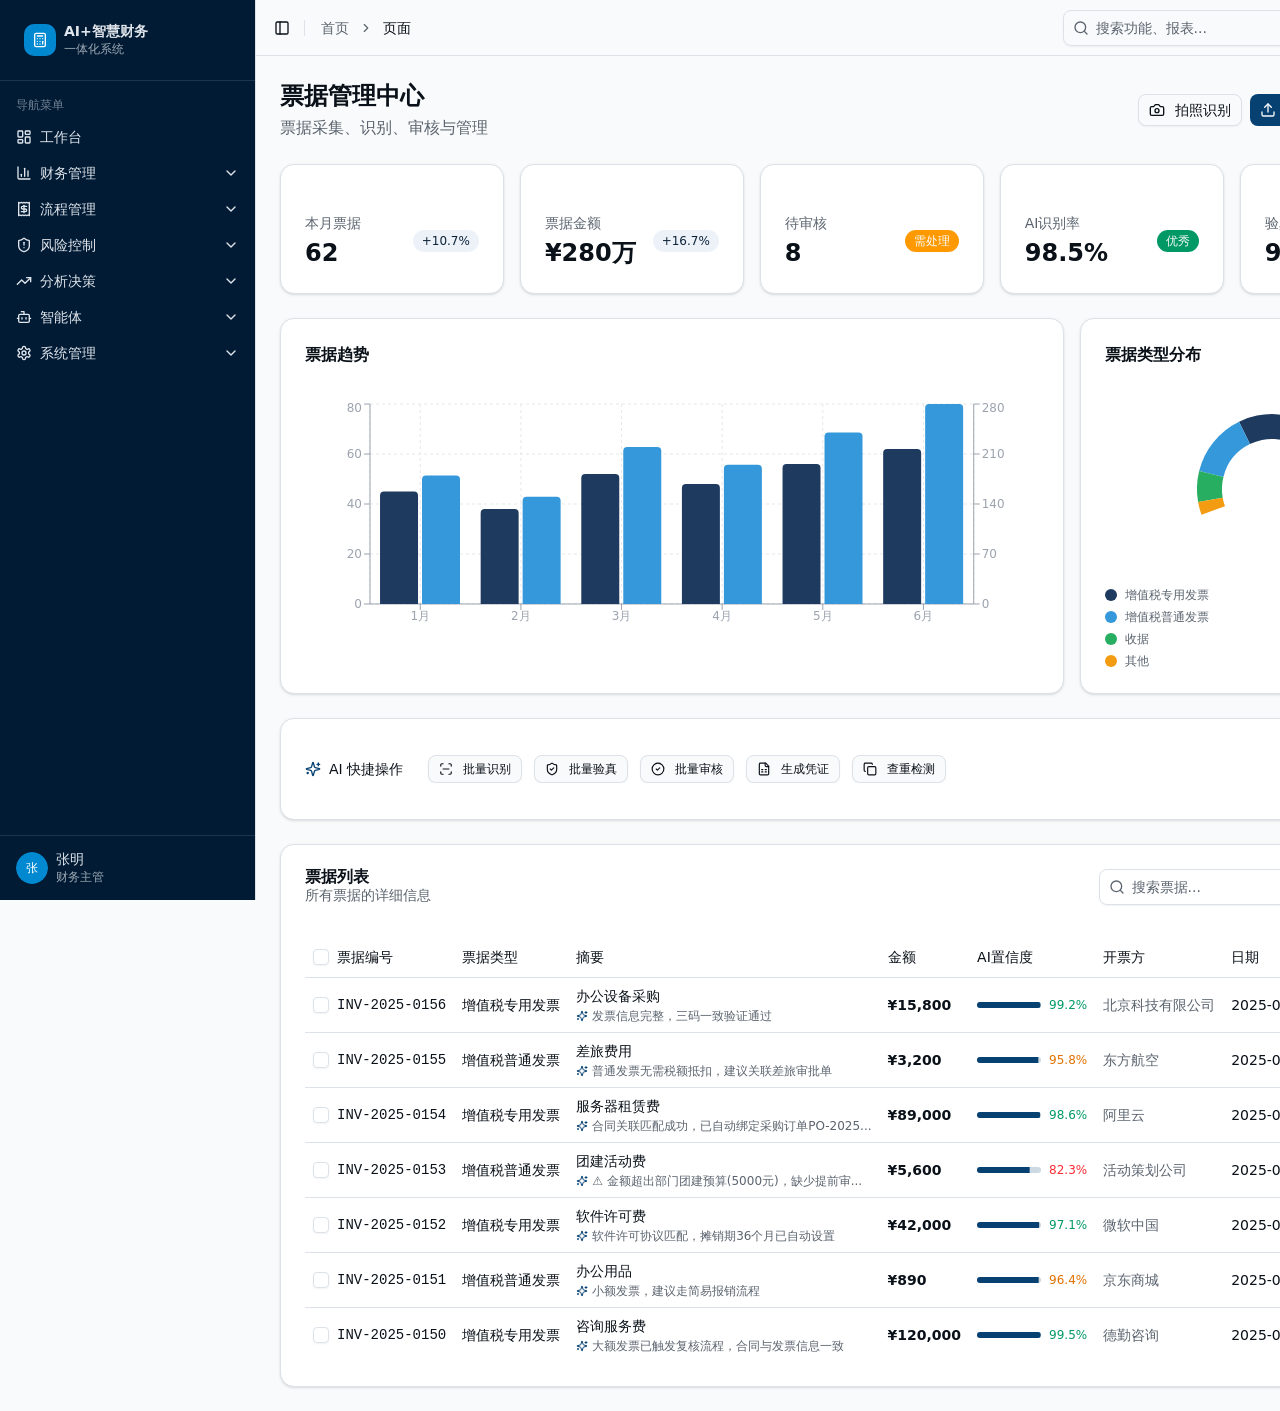
<file: invoice.html>
<!DOCTYPE html><!--1d4OpVCNhPOb9b6Elsk0x--><html data-inspector-line="34" data-inspector-column="4" data-inspector-relative-path="src\\app\\layout.tsx" lang="zh-CN"><head><meta charSet="utf-8"/><meta name="viewport" content="width=device-width, initial-scale=1"/><link rel="stylesheet" href="/_next/static/chunks/e5a2ffda5dbfe224.css" data-precedence="next"/><link rel="preload" as="script" fetchPriority="low" href="/_next/static/chunks/97c5a48472d20b1b.js"/><script src="/_next/static/chunks/cc4ae58c3255a647.js" async=""></script><script src="/_next/static/chunks/da5b80327a2ca80e.js" async=""></script><script src="/_next/static/chunks/f91b390cc8f41597.js" async=""></script><script src="/_next/static/chunks/turbopack-932082f2f37dd987.js" async=""></script><script src="/_next/static/chunks/4f282300110e0456.js" async=""></script><script src="/_next/static/chunks/5ab2f03bea14baca.js" async=""></script><script src="/_next/static/chunks/e5122767d357c483.js" async=""></script><script src="/_next/static/chunks/b968f36ad7ad5906.js" async=""></script><script src="/_next/static/chunks/80984a6d691dcc70.js" async=""></script><script src="/_next/static/chunks/d5e289bff96cf0c1.js" async=""></script><script src="/_next/static/chunks/faedf336691a9b1e.js" async=""></script><script src="/_next/static/chunks/d85f4b8e63d2bbef.js" async=""></script><script src="/_next/static/chunks/f46e2526ec5394b2.js" async=""></script><script src="/_next/static/chunks/481ad814fc144db4.js" async=""></script><script src="/_next/static/chunks/275837ecb53c5eb1.js" async=""></script><title>AI+智慧财务一体化系统</title><meta name="description" content="基于人工智能技术的企业级财务管理系统，整合票据识别、税务申报、费用报销、风险预警、财务分析等核心功能模块。"/><meta name="keywords" content="智慧财务,AI财务,财务管理系统,票据识别,税务管理,费用报销,风险预警"/><link rel="icon" href="/favicon.ico?favicon.0b3bf435.ico" sizes="256x256" type="image/x-icon"/><script src="/_next/static/chunks/a6dad97d9634a72d.js" noModule=""></script></head><body data-inspector-line="35" data-inspector-column="6" data-inspector-relative-path="src\\app\\layout.tsx" class="antialiased"><div hidden=""><!--$--><!--/$--></div><div data-inspector-line="37" data-inspector-column="8" data-inspector-relative-path="src\\app\\layout.tsx" data-slot="sidebar-wrapper" style="--sidebar-width:16rem;--sidebar-width-icon:3rem" class="group/sidebar-wrapper has-data-[variant=inset]:bg-sidebar flex min-h-svh w-full"><div data-inspector-line="209" data-inspector-column="4" data-inspector-relative-path="src\\components\\ui\\sidebar.tsx" class="group peer text-sidebar-foreground hidden md:block" data-state="expanded" data-collapsible="" data-variant="sidebar" data-side="left" data-slot="sidebar"><div data-inspector-line="218" data-inspector-column="6" data-inspector-relative-path="src\\components\\ui\\sidebar.tsx" data-slot="sidebar-gap" class="relative w-(--sidebar-width) bg-transparent transition-[width] duration-200 ease-linear group-data-[collapsible=offcanvas]:w-0 group-data-[side=right]:rotate-180 group-data-[collapsible=icon]:w-(--sidebar-width-icon)"></div><div data-inspector-line="121" data-inspector-column="4" data-inspector-relative-path="src\\components\\app-sidebar.tsx" data-slot="sidebar-container" class="fixed inset-y-0 z-10 hidden h-svh w-(--sidebar-width) transition-[left,right,width] duration-200 ease-linear md:flex left-0 group-data-[collapsible=offcanvas]:left-[calc(var(--sidebar-width)*-1)] group-data-[collapsible=icon]:w-(--sidebar-width-icon) group-data-[side=left]:border-r group-data-[side=right]:border-l border-r-0"><div data-inspector-line="244" data-inspector-column="8" data-inspector-relative-path="src\\components\\ui\\sidebar.tsx" data-sidebar="sidebar" data-slot="sidebar-inner" class="bg-sidebar group-data-[variant=floating]:border-sidebar-border flex h-full w-full flex-col group-data-[variant=floating]:rounded-lg group-data-[variant=floating]:border group-data-[variant=floating]:shadow-sm"><div data-inspector-line="122" data-inspector-column="6" data-inspector-relative-path="src\\components\\app-sidebar.tsx" data-slot="sidebar-header" data-sidebar="header" class="flex flex-col gap-2 p-2 border-b border-sidebar-border px-4 py-4"><ul data-inspector-line="123" data-inspector-column="8" data-inspector-relative-path="src\\components\\app-sidebar.tsx" data-slot="sidebar-menu" data-sidebar="menu" class="flex w-full min-w-0 flex-col gap-1"><li data-inspector-line="124" data-inspector-column="10" data-inspector-relative-path="src\\components\\app-sidebar.tsx" data-slot="sidebar-menu-item" data-sidebar="menu-item" class="group/menu-item relative"><a data-inspector-line="126" data-inspector-column="14" data-inspector-relative-path="src\\components\\app-sidebar.tsx" data-slot="sidebar-menu-button" data-sidebar="menu-button" data-size="lg" data-active="false" class="peer/menu-button flex w-full items-center gap-2 overflow-hidden rounded-md p-2 text-left outline-hidden ring-sidebar-ring transition-[width,height,padding] focus-visible:ring-2 active:bg-sidebar-accent active:text-sidebar-accent-foreground disabled:pointer-events-none disabled:opacity-50 group-has-data-[sidebar=menu-action]/menu-item:pr-8 aria-disabled:pointer-events-none aria-disabled:opacity-50 data-[active=true]:bg-sidebar-accent data-[active=true]:font-medium data-[active=true]:text-sidebar-accent-foreground data-[state=open]:hover:bg-sidebar-accent data-[state=open]:hover:text-sidebar-accent-foreground group-data-[collapsible=icon]:size-8! group-data-[collapsible=icon]:p-2! [&amp;&gt;span:last-child]:truncate [&amp;&gt;svg]:size-4 [&amp;&gt;svg]:shrink-0 hover:bg-sidebar-accent hover:text-sidebar-accent-foreground h-12 text-sm group-data-[collapsible=icon]:p-0!" href="/"><div data-inspector-line="127" data-inspector-column="16" data-inspector-relative-path="src\\components\\app-sidebar.tsx" class="flex aspect-square size-8 items-center justify-center rounded-lg bg-sidebar-primary text-sidebar-primary-foreground"><svg xmlns="http://www.w3.org/2000/svg" width="24" height="24" viewBox="0 0 24 24" fill="none" stroke="currentColor" stroke-width="2" stroke-linecap="round" stroke-linejoin="round" class="lucide lucide-calculator size-4" data-inspector-line="128" data-inspector-column="18" data-inspector-relative-path="src\\components\\app-sidebar.tsx"><rect width="16" height="20" x="4" y="2" rx="2"></rect><line x1="8" x2="16" y1="6" y2="6"></line><line x1="16" x2="16" y1="14" y2="18"></line><path d="M16 10h.01"></path><path d="M12 10h.01"></path><path d="M8 10h.01"></path><path d="M12 14h.01"></path><path d="M8 14h.01"></path><path d="M12 18h.01"></path><path d="M8 18h.01"></path></svg></div><div data-inspector-line="130" data-inspector-column="16" data-inspector-relative-path="src\\components\\app-sidebar.tsx" class="grid flex-1 text-left text-sm leading-tight"><span data-inspector-line="131" data-inspector-column="18" data-inspector-relative-path="src\\components\\app-sidebar.tsx" class="truncate font-semibold">AI+智慧财务</span><span data-inspector-line="132" data-inspector-column="18" data-inspector-relative-path="src\\components\\app-sidebar.tsx" class="truncate text-xs opacity-70">一体化系统</span></div></a></li></ul></div><div data-inspector-line="142" data-inspector-column="6" data-inspector-relative-path="src\\components\\app-sidebar.tsx" data-slot="sidebar-content" data-sidebar="content" class="flex min-h-0 flex-1 flex-col gap-2 overflow-auto group-data-[collapsible=icon]:overflow-hidden"><div data-inspector-line="143" data-inspector-column="8" data-inspector-relative-path="src\\components\\app-sidebar.tsx" data-slot="sidebar-group" data-sidebar="group" class="relative flex w-full min-w-0 flex-col p-2"><div data-inspector-line="144" data-inspector-column="10" data-inspector-relative-path="src\\components\\app-sidebar.tsx" data-slot="sidebar-group-label" data-sidebar="group-label" class="ring-sidebar-ring flex h-8 shrink-0 items-center rounded-md px-2 text-xs font-medium outline-hidden transition-[margin,opacity] duration-200 ease-linear focus-visible:ring-2 [&amp;&gt;svg]:size-4 [&amp;&gt;svg]:shrink-0 group-data-[collapsible=icon]:-mt-8 group-data-[collapsible=icon]:opacity-0 text-sidebar-foreground/50">导航菜单</div><div data-inspector-line="147" data-inspector-column="10" data-inspector-relative-path="src\\components\\app-sidebar.tsx" data-slot="sidebar-group-content" data-sidebar="group-content" class="w-full text-sm"><ul data-inspector-line="148" data-inspector-column="12" data-inspector-relative-path="src\\components\\app-sidebar.tsx" data-slot="sidebar-menu" data-sidebar="menu" class="flex w-full min-w-0 flex-col gap-1"><li data-inspector-line="186" data-inspector-column="18" data-inspector-relative-path="src\\components\\app-sidebar.tsx" data-slot="sidebar-menu-item" data-sidebar="menu-item" class="group/menu-item relative"><a data-inspector-line="192" data-inspector-column="22" data-inspector-relative-path="src\\components\\app-sidebar.tsx" data-slot="sidebar-menu-button" data-sidebar="menu-button" data-size="default" data-active="false" class="peer/menu-button flex w-full items-center gap-2 overflow-hidden rounded-md p-2 text-left outline-hidden ring-sidebar-ring transition-[width,height,padding] focus-visible:ring-2 active:bg-sidebar-accent active:text-sidebar-accent-foreground disabled:pointer-events-none disabled:opacity-50 group-has-data-[sidebar=menu-action]/menu-item:pr-8 aria-disabled:pointer-events-none aria-disabled:opacity-50 data-[active=true]:bg-sidebar-accent data-[active=true]:font-medium data-[active=true]:text-sidebar-accent-foreground data-[state=open]:hover:bg-sidebar-accent data-[state=open]:hover:text-sidebar-accent-foreground group-data-[collapsible=icon]:size-8! group-data-[collapsible=icon]:p-2! [&amp;&gt;span:last-child]:truncate [&amp;&gt;svg]:size-4 [&amp;&gt;svg]:shrink-0 hover:bg-sidebar-accent hover:text-sidebar-accent-foreground h-8 text-sm" data-state="closed" href="/"><svg xmlns="http://www.w3.org/2000/svg" width="24" height="24" viewBox="0 0 24 24" fill="none" stroke="currentColor" stroke-width="2" stroke-linecap="round" stroke-linejoin="round" class="lucide lucide-layout-dashboard" data-inspector-line="193" data-inspector-column="24" data-inspector-relative-path="src\\components\\app-sidebar.tsx"><rect width="7" height="9" x="3" y="3" rx="1"></rect><rect width="7" height="5" x="14" y="3" rx="1"></rect><rect width="7" height="9" x="14" y="12" rx="1"></rect><rect width="7" height="5" x="3" y="16" rx="1"></rect></svg><span data-inspector-line="194" data-inspector-column="24" data-inspector-relative-path="src\\components\\app-sidebar.tsx">工作台</span></a></li><div data-state="closed" data-inspector-line="151" data-inspector-column="18" data-inspector-relative-path="src\\components\\app-sidebar.tsx" data-slot="collapsible" class="group/collapsible"><li data-inspector-line="156" data-inspector-column="20" data-inspector-relative-path="src\\components\\app-sidebar.tsx" data-slot="sidebar-menu-item" data-sidebar="menu-item" class="group/menu-item relative"><button data-inspector-line="158" data-inspector-column="24" data-inspector-relative-path="src\\components\\app-sidebar.tsx" data-slot="collapsible-trigger" data-sidebar="menu-button" data-size="default" data-active="false" class="peer/menu-button flex w-full items-center gap-2 overflow-hidden rounded-md p-2 text-left outline-hidden ring-sidebar-ring transition-[width,height,padding] focus-visible:ring-2 active:bg-sidebar-accent active:text-sidebar-accent-foreground disabled:pointer-events-none disabled:opacity-50 group-has-data-[sidebar=menu-action]/menu-item:pr-8 aria-disabled:pointer-events-none aria-disabled:opacity-50 data-[active=true]:bg-sidebar-accent data-[active=true]:font-medium data-[active=true]:text-sidebar-accent-foreground data-[state=open]:hover:bg-sidebar-accent data-[state=open]:hover:text-sidebar-accent-foreground group-data-[collapsible=icon]:size-8! group-data-[collapsible=icon]:p-2! [&amp;&gt;span:last-child]:truncate [&amp;&gt;svg]:size-4 [&amp;&gt;svg]:shrink-0 hover:bg-sidebar-accent hover:text-sidebar-accent-foreground h-8 text-sm" type="button" aria-controls="radix-_R_5adb_" aria-expanded="false" data-state="closed"><svg xmlns="http://www.w3.org/2000/svg" width="24" height="24" viewBox="0 0 24 24" fill="none" stroke="currentColor" stroke-width="2" stroke-linecap="round" stroke-linejoin="round" class="lucide lucide-chart-column" data-inspector-line="162" data-inspector-column="26" data-inspector-relative-path="src\\components\\app-sidebar.tsx"><path d="M3 3v16a2 2 0 0 0 2 2h16"></path><path d="M18 17V9"></path><path d="M13 17V5"></path><path d="M8 17v-3"></path></svg><span data-inspector-line="163" data-inspector-column="26" data-inspector-relative-path="src\\components\\app-sidebar.tsx">财务管理</span><svg xmlns="http://www.w3.org/2000/svg" width="24" height="24" viewBox="0 0 24 24" fill="none" stroke="currentColor" stroke-width="2" stroke-linecap="round" stroke-linejoin="round" class="lucide lucide-chevron-down ml-auto transition-transform group-data-[state=open]/collapsible:rotate-180" data-inspector-line="164" data-inspector-column="26" data-inspector-relative-path="src\\components\\app-sidebar.tsx"><path d="m6 9 6 6 6-6"></path></svg></button><div data-state="closed" id="radix-_R_5adb_" hidden="" data-inspector-line="167" data-inspector-column="22" data-inspector-relative-path="src\\components\\app-sidebar.tsx" data-slot="collapsible-content"></div></li></div><div data-state="closed" data-inspector-line="151" data-inspector-column="18" data-inspector-relative-path="src\\components\\app-sidebar.tsx" data-slot="collapsible" class="group/collapsible"><li data-inspector-line="156" data-inspector-column="20" data-inspector-relative-path="src\\components\\app-sidebar.tsx" data-slot="sidebar-menu-item" data-sidebar="menu-item" class="group/menu-item relative"><button data-inspector-line="158" data-inspector-column="24" data-inspector-relative-path="src\\components\\app-sidebar.tsx" data-slot="collapsible-trigger" data-sidebar="menu-button" data-size="default" data-active="false" class="peer/menu-button flex w-full items-center gap-2 overflow-hidden rounded-md p-2 text-left outline-hidden ring-sidebar-ring transition-[width,height,padding] focus-visible:ring-2 active:bg-sidebar-accent active:text-sidebar-accent-foreground disabled:pointer-events-none disabled:opacity-50 group-has-data-[sidebar=menu-action]/menu-item:pr-8 aria-disabled:pointer-events-none aria-disabled:opacity-50 data-[active=true]:bg-sidebar-accent data-[active=true]:font-medium data-[active=true]:text-sidebar-accent-foreground data-[state=open]:hover:bg-sidebar-accent data-[state=open]:hover:text-sidebar-accent-foreground group-data-[collapsible=icon]:size-8! group-data-[collapsible=icon]:p-2! [&amp;&gt;span:last-child]:truncate [&amp;&gt;svg]:size-4 [&amp;&gt;svg]:shrink-0 hover:bg-sidebar-accent hover:text-sidebar-accent-foreground h-8 text-sm" type="button" aria-controls="radix-_R_7adb_" aria-expanded="false" data-state="closed"><svg xmlns="http://www.w3.org/2000/svg" width="24" height="24" viewBox="0 0 24 24" fill="none" stroke="currentColor" stroke-width="2" stroke-linecap="round" stroke-linejoin="round" class="lucide lucide-receipt" data-inspector-line="162" data-inspector-column="26" data-inspector-relative-path="src\\components\\app-sidebar.tsx"><path d="M4 2v20l2-1 2 1 2-1 2 1 2-1 2 1 2-1 2 1V2l-2 1-2-1-2 1-2-1-2 1-2-1-2 1Z"></path><path d="M16 8h-6a2 2 0 1 0 0 4h4a2 2 0 1 1 0 4H8"></path><path d="M12 17.5v-11"></path></svg><span data-inspector-line="163" data-inspector-column="26" data-inspector-relative-path="src\\components\\app-sidebar.tsx">流程管理</span><svg xmlns="http://www.w3.org/2000/svg" width="24" height="24" viewBox="0 0 24 24" fill="none" stroke="currentColor" stroke-width="2" stroke-linecap="round" stroke-linejoin="round" class="lucide lucide-chevron-down ml-auto transition-transform group-data-[state=open]/collapsible:rotate-180" data-inspector-line="164" data-inspector-column="26" data-inspector-relative-path="src\\components\\app-sidebar.tsx"><path d="m6 9 6 6 6-6"></path></svg></button><div data-state="closed" id="radix-_R_7adb_" hidden="" data-inspector-line="167" data-inspector-column="22" data-inspector-relative-path="src\\components\\app-sidebar.tsx" data-slot="collapsible-content"></div></li></div><div data-state="closed" data-inspector-line="151" data-inspector-column="18" data-inspector-relative-path="src\\components\\app-sidebar.tsx" data-slot="collapsible" class="group/collapsible"><li data-inspector-line="156" data-inspector-column="20" data-inspector-relative-path="src\\components\\app-sidebar.tsx" data-slot="sidebar-menu-item" data-sidebar="menu-item" class="group/menu-item relative"><button data-inspector-line="158" data-inspector-column="24" data-inspector-relative-path="src\\components\\app-sidebar.tsx" data-slot="collapsible-trigger" data-sidebar="menu-button" data-size="default" data-active="false" class="peer/menu-button flex w-full items-center gap-2 overflow-hidden rounded-md p-2 text-left outline-hidden ring-sidebar-ring transition-[width,height,padding] focus-visible:ring-2 active:bg-sidebar-accent active:text-sidebar-accent-foreground disabled:pointer-events-none disabled:opacity-50 group-has-data-[sidebar=menu-action]/menu-item:pr-8 aria-disabled:pointer-events-none aria-disabled:opacity-50 data-[active=true]:bg-sidebar-accent data-[active=true]:font-medium data-[active=true]:text-sidebar-accent-foreground data-[state=open]:hover:bg-sidebar-accent data-[state=open]:hover:text-sidebar-accent-foreground group-data-[collapsible=icon]:size-8! group-data-[collapsible=icon]:p-2! [&amp;&gt;span:last-child]:truncate [&amp;&gt;svg]:size-4 [&amp;&gt;svg]:shrink-0 hover:bg-sidebar-accent hover:text-sidebar-accent-foreground h-8 text-sm" type="button" aria-controls="radix-_R_9adb_" aria-expanded="false" data-state="closed"><svg xmlns="http://www.w3.org/2000/svg" width="24" height="24" viewBox="0 0 24 24" fill="none" stroke="currentColor" stroke-width="2" stroke-linecap="round" stroke-linejoin="round" class="lucide lucide-shield-alert" data-inspector-line="162" data-inspector-column="26" data-inspector-relative-path="src\\components\\app-sidebar.tsx"><path d="M20 13c0 5-3.5 7.5-7.66 8.95a1 1 0 0 1-.67-.01C7.5 20.5 4 18 4 13V6a1 1 0 0 1 1-1c2 0 4.5-1.2 6.24-2.72a1.17 1.17 0 0 1 1.52 0C14.51 3.81 17 5 19 5a1 1 0 0 1 1 1z"></path><path d="M12 8v4"></path><path d="M12 16h.01"></path></svg><span data-inspector-line="163" data-inspector-column="26" data-inspector-relative-path="src\\components\\app-sidebar.tsx">风险控制</span><svg xmlns="http://www.w3.org/2000/svg" width="24" height="24" viewBox="0 0 24 24" fill="none" stroke="currentColor" stroke-width="2" stroke-linecap="round" stroke-linejoin="round" class="lucide lucide-chevron-down ml-auto transition-transform group-data-[state=open]/collapsible:rotate-180" data-inspector-line="164" data-inspector-column="26" data-inspector-relative-path="src\\components\\app-sidebar.tsx"><path d="m6 9 6 6 6-6"></path></svg></button><div data-state="closed" id="radix-_R_9adb_" hidden="" data-inspector-line="167" data-inspector-column="22" data-inspector-relative-path="src\\components\\app-sidebar.tsx" data-slot="collapsible-content"></div></li></div><div data-state="closed" data-inspector-line="151" data-inspector-column="18" data-inspector-relative-path="src\\components\\app-sidebar.tsx" data-slot="collapsible" class="group/collapsible"><li data-inspector-line="156" data-inspector-column="20" data-inspector-relative-path="src\\components\\app-sidebar.tsx" data-slot="sidebar-menu-item" data-sidebar="menu-item" class="group/menu-item relative"><button data-inspector-line="158" data-inspector-column="24" data-inspector-relative-path="src\\components\\app-sidebar.tsx" data-slot="collapsible-trigger" data-sidebar="menu-button" data-size="default" data-active="false" class="peer/menu-button flex w-full items-center gap-2 overflow-hidden rounded-md p-2 text-left outline-hidden ring-sidebar-ring transition-[width,height,padding] focus-visible:ring-2 active:bg-sidebar-accent active:text-sidebar-accent-foreground disabled:pointer-events-none disabled:opacity-50 group-has-data-[sidebar=menu-action]/menu-item:pr-8 aria-disabled:pointer-events-none aria-disabled:opacity-50 data-[active=true]:bg-sidebar-accent data-[active=true]:font-medium data-[active=true]:text-sidebar-accent-foreground data-[state=open]:hover:bg-sidebar-accent data-[state=open]:hover:text-sidebar-accent-foreground group-data-[collapsible=icon]:size-8! group-data-[collapsible=icon]:p-2! [&amp;&gt;span:last-child]:truncate [&amp;&gt;svg]:size-4 [&amp;&gt;svg]:shrink-0 hover:bg-sidebar-accent hover:text-sidebar-accent-foreground h-8 text-sm" type="button" aria-controls="radix-_R_badb_" aria-expanded="false" data-state="closed"><svg xmlns="http://www.w3.org/2000/svg" width="24" height="24" viewBox="0 0 24 24" fill="none" stroke="currentColor" stroke-width="2" stroke-linecap="round" stroke-linejoin="round" class="lucide lucide-trending-up" data-inspector-line="162" data-inspector-column="26" data-inspector-relative-path="src\\components\\app-sidebar.tsx"><polyline points="22 7 13.5 15.5 8.5 10.5 2 17"></polyline><polyline points="16 7 22 7 22 13"></polyline></svg><span data-inspector-line="163" data-inspector-column="26" data-inspector-relative-path="src\\components\\app-sidebar.tsx">分析决策</span><svg xmlns="http://www.w3.org/2000/svg" width="24" height="24" viewBox="0 0 24 24" fill="none" stroke="currentColor" stroke-width="2" stroke-linecap="round" stroke-linejoin="round" class="lucide lucide-chevron-down ml-auto transition-transform group-data-[state=open]/collapsible:rotate-180" data-inspector-line="164" data-inspector-column="26" data-inspector-relative-path="src\\components\\app-sidebar.tsx"><path d="m6 9 6 6 6-6"></path></svg></button><div data-state="closed" id="radix-_R_badb_" hidden="" data-inspector-line="167" data-inspector-column="22" data-inspector-relative-path="src\\components\\app-sidebar.tsx" data-slot="collapsible-content"></div></li></div><div data-state="closed" data-inspector-line="151" data-inspector-column="18" data-inspector-relative-path="src\\components\\app-sidebar.tsx" data-slot="collapsible" class="group/collapsible"><li data-inspector-line="156" data-inspector-column="20" data-inspector-relative-path="src\\components\\app-sidebar.tsx" data-slot="sidebar-menu-item" data-sidebar="menu-item" class="group/menu-item relative"><button data-inspector-line="158" data-inspector-column="24" data-inspector-relative-path="src\\components\\app-sidebar.tsx" data-slot="collapsible-trigger" data-sidebar="menu-button" data-size="default" data-active="false" class="peer/menu-button flex w-full items-center gap-2 overflow-hidden rounded-md p-2 text-left outline-hidden ring-sidebar-ring transition-[width,height,padding] focus-visible:ring-2 active:bg-sidebar-accent active:text-sidebar-accent-foreground disabled:pointer-events-none disabled:opacity-50 group-has-data-[sidebar=menu-action]/menu-item:pr-8 aria-disabled:pointer-events-none aria-disabled:opacity-50 data-[active=true]:bg-sidebar-accent data-[active=true]:font-medium data-[active=true]:text-sidebar-accent-foreground data-[state=open]:hover:bg-sidebar-accent data-[state=open]:hover:text-sidebar-accent-foreground group-data-[collapsible=icon]:size-8! group-data-[collapsible=icon]:p-2! [&amp;&gt;span:last-child]:truncate [&amp;&gt;svg]:size-4 [&amp;&gt;svg]:shrink-0 hover:bg-sidebar-accent hover:text-sidebar-accent-foreground h-8 text-sm" type="button" aria-controls="radix-_R_dadb_" aria-expanded="false" data-state="closed"><svg xmlns="http://www.w3.org/2000/svg" width="24" height="24" viewBox="0 0 24 24" fill="none" stroke="currentColor" stroke-width="2" stroke-linecap="round" stroke-linejoin="round" class="lucide lucide-bot" data-inspector-line="162" data-inspector-column="26" data-inspector-relative-path="src\\components\\app-sidebar.tsx"><path d="M12 8V4H8"></path><rect width="16" height="12" x="4" y="8" rx="2"></rect><path d="M2 14h2"></path><path d="M20 14h2"></path><path d="M15 13v2"></path><path d="M9 13v2"></path></svg><span data-inspector-line="163" data-inspector-column="26" data-inspector-relative-path="src\\components\\app-sidebar.tsx">智能体</span><svg xmlns="http://www.w3.org/2000/svg" width="24" height="24" viewBox="0 0 24 24" fill="none" stroke="currentColor" stroke-width="2" stroke-linecap="round" stroke-linejoin="round" class="lucide lucide-chevron-down ml-auto transition-transform group-data-[state=open]/collapsible:rotate-180" data-inspector-line="164" data-inspector-column="26" data-inspector-relative-path="src\\components\\app-sidebar.tsx"><path d="m6 9 6 6 6-6"></path></svg></button><div data-state="closed" id="radix-_R_dadb_" hidden="" data-inspector-line="167" data-inspector-column="22" data-inspector-relative-path="src\\components\\app-sidebar.tsx" data-slot="collapsible-content"></div></li></div><div data-state="closed" data-inspector-line="151" data-inspector-column="18" data-inspector-relative-path="src\\components\\app-sidebar.tsx" data-slot="collapsible" class="group/collapsible"><li data-inspector-line="156" data-inspector-column="20" data-inspector-relative-path="src\\components\\app-sidebar.tsx" data-slot="sidebar-menu-item" data-sidebar="menu-item" class="group/menu-item relative"><button data-inspector-line="158" data-inspector-column="24" data-inspector-relative-path="src\\components\\app-sidebar.tsx" data-slot="collapsible-trigger" data-sidebar="menu-button" data-size="default" data-active="false" class="peer/menu-button flex w-full items-center gap-2 overflow-hidden rounded-md p-2 text-left outline-hidden ring-sidebar-ring transition-[width,height,padding] focus-visible:ring-2 active:bg-sidebar-accent active:text-sidebar-accent-foreground disabled:pointer-events-none disabled:opacity-50 group-has-data-[sidebar=menu-action]/menu-item:pr-8 aria-disabled:pointer-events-none aria-disabled:opacity-50 data-[active=true]:bg-sidebar-accent data-[active=true]:font-medium data-[active=true]:text-sidebar-accent-foreground data-[state=open]:hover:bg-sidebar-accent data-[state=open]:hover:text-sidebar-accent-foreground group-data-[collapsible=icon]:size-8! group-data-[collapsible=icon]:p-2! [&amp;&gt;span:last-child]:truncate [&amp;&gt;svg]:size-4 [&amp;&gt;svg]:shrink-0 hover:bg-sidebar-accent hover:text-sidebar-accent-foreground h-8 text-sm" type="button" aria-controls="radix-_R_fadb_" aria-expanded="false" data-state="closed"><svg xmlns="http://www.w3.org/2000/svg" width="24" height="24" viewBox="0 0 24 24" fill="none" stroke="currentColor" stroke-width="2" stroke-linecap="round" stroke-linejoin="round" class="lucide lucide-settings" data-inspector-line="162" data-inspector-column="26" data-inspector-relative-path="src\\components\\app-sidebar.tsx"><path d="M12.22 2h-.44a2 2 0 0 0-2 2v.18a2 2 0 0 1-1 1.73l-.43.25a2 2 0 0 1-2 0l-.15-.08a2 2 0 0 0-2.73.73l-.22.38a2 2 0 0 0 .73 2.73l.15.1a2 2 0 0 1 1 1.72v.51a2 2 0 0 1-1 1.74l-.15.09a2 2 0 0 0-.73 2.73l.22.38a2 2 0 0 0 2.73.73l.15-.08a2 2 0 0 1 2 0l.43.25a2 2 0 0 1 1 1.73V20a2 2 0 0 0 2 2h.44a2 2 0 0 0 2-2v-.18a2 2 0 0 1 1-1.73l.43-.25a2 2 0 0 1 2 0l.15.08a2 2 0 0 0 2.73-.73l.22-.39a2 2 0 0 0-.73-2.73l-.15-.08a2 2 0 0 1-1-1.74v-.5a2 2 0 0 1 1-1.74l.15-.09a2 2 0 0 0 .73-2.73l-.22-.38a2 2 0 0 0-2.73-.73l-.15.08a2 2 0 0 1-2 0l-.43-.25a2 2 0 0 1-1-1.73V4a2 2 0 0 0-2-2z"></path><circle cx="12" cy="12" r="3"></circle></svg><span data-inspector-line="163" data-inspector-column="26" data-inspector-relative-path="src\\components\\app-sidebar.tsx">系统管理</span><svg xmlns="http://www.w3.org/2000/svg" width="24" height="24" viewBox="0 0 24 24" fill="none" stroke="currentColor" stroke-width="2" stroke-linecap="round" stroke-linejoin="round" class="lucide lucide-chevron-down ml-auto transition-transform group-data-[state=open]/collapsible:rotate-180" data-inspector-line="164" data-inspector-column="26" data-inspector-relative-path="src\\components\\app-sidebar.tsx"><path d="m6 9 6 6 6-6"></path></svg></button><div data-state="closed" id="radix-_R_fadb_" hidden="" data-inspector-line="167" data-inspector-column="22" data-inspector-relative-path="src\\components\\app-sidebar.tsx" data-slot="collapsible-content"></div></li></div></ul></div></div></div><div data-inspector-line="205" data-inspector-column="6" data-inspector-relative-path="src\\components\\app-sidebar.tsx" data-slot="sidebar-footer" data-sidebar="footer" class="flex flex-col gap-2 p-2 border-t border-sidebar-border"><ul data-inspector-line="206" data-inspector-column="8" data-inspector-relative-path="src\\components\\app-sidebar.tsx" data-slot="sidebar-menu" data-sidebar="menu" class="flex w-full min-w-0 flex-col gap-1"><li data-inspector-line="207" data-inspector-column="10" data-inspector-relative-path="src\\components\\app-sidebar.tsx" data-slot="sidebar-menu-item" data-sidebar="menu-item" class="group/menu-item relative"><button data-inspector-line="208" data-inspector-column="12" data-inspector-relative-path="src\\components\\app-sidebar.tsx" data-slot="sidebar-menu-button" data-sidebar="menu-button" data-size="lg" data-active="false" class="peer/menu-button flex w-full items-center gap-2 overflow-hidden rounded-md p-2 text-left outline-hidden ring-sidebar-ring transition-[width,height,padding] focus-visible:ring-2 active:bg-sidebar-accent active:text-sidebar-accent-foreground disabled:pointer-events-none disabled:opacity-50 group-has-data-[sidebar=menu-action]/menu-item:pr-8 aria-disabled:pointer-events-none aria-disabled:opacity-50 data-[active=true]:bg-sidebar-accent data-[active=true]:font-medium data-[active=true]:text-sidebar-accent-foreground data-[state=open]:hover:bg-sidebar-accent data-[state=open]:hover:text-sidebar-accent-foreground group-data-[collapsible=icon]:size-8! group-data-[collapsible=icon]:p-2! [&amp;&gt;span:last-child]:truncate [&amp;&gt;svg]:size-4 [&amp;&gt;svg]:shrink-0 hover:bg-sidebar-accent hover:text-sidebar-accent-foreground h-12 text-sm group-data-[collapsible=icon]:p-0!"><span data-inspector-line="209" data-inspector-column="14" data-inspector-relative-path="src\\components\\app-sidebar.tsx" data-slot="avatar" class="relative flex shrink-0 overflow-hidden rounded-full size-8"><span data-inspector-line="210" data-inspector-column="16" data-inspector-relative-path="src\\components\\app-sidebar.tsx" data-slot="avatar-fallback" class="flex size-full items-center justify-center rounded-full bg-sidebar-primary text-sidebar-primary-foreground text-xs">张</span></span><div data-inspector-line="214" data-inspector-column="14" data-inspector-relative-path="src\\components\\app-sidebar.tsx" class="grid flex-1 text-left text-sm leading-tight"><span data-inspector-line="215" data-inspector-column="16" data-inspector-relative-path="src\\components\\app-sidebar.tsx" class="truncate font-medium">张明</span><span data-inspector-line="216" data-inspector-column="16" data-inspector-relative-path="src\\components\\app-sidebar.tsx" class="truncate text-xs opacity-70">财务主管</span></div></button></li></ul></div></div></div></div><main data-inspector-line="39" data-inspector-column="10" data-inspector-relative-path="src\\app\\layout.tsx" data-slot="sidebar-inset" class="bg-background relative flex w-full flex-1 flex-col md:peer-data-[variant=inset]:m-2 md:peer-data-[variant=inset]:ml-0 md:peer-data-[variant=inset]:rounded-xl md:peer-data-[variant=inset]:shadow-sm md:peer-data-[variant=inset]:peer-data-[state=collapsed]:ml-2"><header data-inspector-line="45" data-inspector-column="4" data-inspector-relative-path="src\\components\\app-header.tsx" class="flex h-14 shrink-0 items-center gap-2 border-b bg-background px-4"><button data-inspector-line="46" data-inspector-column="6" data-inspector-relative-path="src\\components\\app-header.tsx" data-slot="sidebar-trigger" data-variant="ghost" data-size="icon" class="inline-flex items-center justify-center gap-2 whitespace-nowrap rounded-md text-sm font-medium transition-all disabled:pointer-events-none disabled:opacity-50 [&amp;_svg]:pointer-events-none [&amp;_svg:not([class*=&#x27;size-&#x27;])]:size-4 shrink-0 [&amp;_svg]:shrink-0 outline-none focus-visible:border-ring focus-visible:ring-ring/50 focus-visible:ring-[3px] aria-invalid:ring-destructive/20 dark:aria-invalid:ring-destructive/40 aria-invalid:border-destructive hover:bg-accent hover:text-accent-foreground dark:hover:bg-accent/50 size-7 -ml-1" data-sidebar="trigger"><svg xmlns="http://www.w3.org/2000/svg" width="24" height="24" viewBox="0 0 24 24" fill="none" stroke="currentColor" stroke-width="2" stroke-linecap="round" stroke-linejoin="round" class="lucide lucide-panel-left" data-inspector-line="276" data-inspector-column="6" data-inspector-relative-path="src\\components\\ui\\sidebar.tsx"><rect width="18" height="18" x="3" y="3" rx="2"></rect><path d="M9 3v18"></path></svg><span data-inspector-line="277" data-inspector-column="6" data-inspector-relative-path="src\\components\\ui\\sidebar.tsx" class="sr-only">Toggle Sidebar</span></button><div data-orientation="vertical" role="none" data-inspector-line="47" data-inspector-column="6" data-inspector-relative-path="src\\components\\app-header.tsx" data-slot="separator" class="bg-border shrink-0 data-[orientation=horizontal]:h-px data-[orientation=horizontal]:w-full data-[orientation=vertical]:h-full data-[orientation=vertical]:w-px mr-2 !h-4"></div><nav data-inspector-line="48" data-inspector-column="6" data-inspector-relative-path="src\\components\\app-header.tsx" aria-label="breadcrumb" data-slot="breadcrumb"><ol data-inspector-line="49" data-inspector-column="8" data-inspector-relative-path="src\\components\\app-header.tsx" data-slot="breadcrumb-list" class="text-muted-foreground flex flex-wrap items-center gap-1.5 text-sm break-words sm:gap-2.5"><li data-inspector-line="50" data-inspector-column="10" data-inspector-relative-path="src\\components\\app-header.tsx" data-slot="breadcrumb-item" class="inline-flex items-center gap-1.5"><a data-inspector-line="51" data-inspector-column="12" data-inspector-relative-path="src\\components\\app-header.tsx" data-slot="breadcrumb-link" class="hover:text-foreground transition-colors" href="/">首页</a></li><li data-inspector-line="55" data-inspector-column="14" data-inspector-relative-path="src\\components\\app-header.tsx" data-slot="breadcrumb-separator" role="presentation" aria-hidden="true" class="[&amp;&gt;svg]:size-3.5"><svg xmlns="http://www.w3.org/2000/svg" width="24" height="24" viewBox="0 0 24 24" fill="none" stroke="currentColor" stroke-width="2" stroke-linecap="round" stroke-linejoin="round" class="lucide lucide-chevron-right" data-inspector-line="78" data-inspector-column="19" data-inspector-relative-path="src\\components\\ui\\breadcrumb.tsx"><path d="m9 18 6-6-6-6"></path></svg></li><li data-inspector-line="56" data-inspector-column="14" data-inspector-relative-path="src\\components\\app-header.tsx" data-slot="breadcrumb-item" class="inline-flex items-center gap-1.5"><span data-inspector-line="57" data-inspector-column="16" data-inspector-relative-path="src\\components\\app-header.tsx" data-slot="breadcrumb-page" role="link" aria-disabled="true" aria-current="page" class="text-foreground font-normal">票据管理</span></li></ol></nav><div data-inspector-line="64" data-inspector-column="6" data-inspector-relative-path="src\\components\\app-header.tsx" class="ml-auto flex items-center gap-3"><div data-inspector-line="65" data-inspector-column="8" data-inspector-relative-path="src\\components\\app-header.tsx" class="relative hidden md:block"><svg xmlns="http://www.w3.org/2000/svg" width="24" height="24" viewBox="0 0 24 24" fill="none" stroke="currentColor" stroke-width="2" stroke-linecap="round" stroke-linejoin="round" class="lucide lucide-search absolute left-2.5 top-2.5 size-4 text-muted-foreground" data-inspector-line="66" data-inspector-column="10" data-inspector-relative-path="src\\components\\app-header.tsx"><circle cx="11" cy="11" r="8"></circle><path d="m21 21-4.3-4.3"></path></svg><input data-inspector-line="67" data-inspector-column="10" data-inspector-relative-path="src\\components\\app-header.tsx" type="search" data-slot="input" class="file:text-foreground placeholder:text-muted-foreground selection:bg-primary selection:text-primary-foreground dark:bg-input/30 border-input min-w-0 rounded-md border bg-transparent px-3 py-1 text-base shadow-xs transition-[color,box-shadow] outline-none file:inline-flex file:h-7 file:border-0 file:bg-transparent file:text-sm file:font-medium disabled:pointer-events-none disabled:cursor-not-allowed disabled:opacity-50 md:text-sm focus-visible:border-ring focus-visible:ring-ring/50 focus-visible:ring-[3px] aria-invalid:ring-destructive/20 dark:aria-invalid:ring-destructive/40 aria-invalid:border-destructive w-64 pl-8 h-9" placeholder="搜索功能、报表..."/></div><button data-inspector-line="76" data-inspector-column="12" data-inspector-relative-path="src\\components\\app-header.tsx" data-slot="dropdown-menu-trigger" data-variant="ghost" data-size="icon" class="inline-flex items-center justify-center gap-2 whitespace-nowrap rounded-md text-sm font-medium transition-all disabled:pointer-events-none disabled:opacity-50 [&amp;_svg]:pointer-events-none [&amp;_svg:not([class*=&#x27;size-&#x27;])]:size-4 shrink-0 [&amp;_svg]:shrink-0 outline-none focus-visible:border-ring focus-visible:ring-ring/50 focus-visible:ring-[3px] aria-invalid:ring-destructive/20 dark:aria-invalid:ring-destructive/40 aria-invalid:border-destructive hover:bg-accent hover:text-accent-foreground dark:hover:bg-accent/50 size-9 relative" type="button" id="radix-_R_2hlb_" aria-haspopup="menu" aria-expanded="false" data-state="closed"><svg xmlns="http://www.w3.org/2000/svg" width="24" height="24" viewBox="0 0 24 24" fill="none" stroke="currentColor" stroke-width="2" stroke-linecap="round" stroke-linejoin="round" class="lucide lucide-bell size-4" data-inspector-line="77" data-inspector-column="14" data-inspector-relative-path="src\\components\\app-header.tsx"><path d="M10.268 21a2 2 0 0 0 3.464 0"></path><path d="M3.262 15.326A1 1 0 0 0 4 17h16a1 1 0 0 0 .74-1.673C19.41 13.956 18 12.499 18 8A6 6 0 0 0 6 8c0 4.499-1.411 5.956-2.738 7.326"></path></svg><span data-inspector-line="78" data-inspector-column="14" data-inspector-relative-path="src\\components\\app-header.tsx" data-slot="badge" class="inline-flex items-center border font-medium whitespace-nowrap shrink-0 [&amp;&gt;svg]:size-3 gap-1 [&amp;&gt;svg]:pointer-events-none focus-visible:border-ring focus-visible:ring-ring/50 focus-visible:ring-[3px] aria-invalid:ring-destructive/20 dark:aria-invalid:ring-destructive/40 aria-invalid:border-destructive transition-[color,box-shadow] overflow-hidden border-transparent bg-primary text-primary-foreground [a&amp;]:hover:bg-primary/90 absolute -right-1 -top-1 size-4 justify-center rounded-full p-0 text-[10px]">3</span></button><div data-orientation="vertical" role="none" data-inspector-line="107" data-inspector-column="8" data-inspector-relative-path="src\\components\\app-header.tsx" data-slot="separator" class="bg-border shrink-0 data-[orientation=horizontal]:h-px data-[orientation=horizontal]:w-full data-[orientation=vertical]:h-full data-[orientation=vertical]:w-px !h-4"></div><button data-inspector-line="111" data-inspector-column="12" data-inspector-relative-path="src\\components\\app-header.tsx" data-slot="dropdown-menu-trigger" data-variant="ghost" data-size="default" class="inline-flex items-center justify-center whitespace-nowrap rounded-md text-sm font-medium transition-all disabled:pointer-events-none disabled:opacity-50 [&amp;_svg]:pointer-events-none [&amp;_svg:not([class*=&#x27;size-&#x27;])]:size-4 shrink-0 [&amp;_svg]:shrink-0 outline-none focus-visible:border-ring focus-visible:ring-ring/50 focus-visible:ring-[3px] aria-invalid:ring-destructive/20 dark:aria-invalid:ring-destructive/40 aria-invalid:border-destructive hover:bg-accent hover:text-accent-foreground dark:hover:bg-accent/50 h-9 py-2 has-[&gt;svg]:px-3 gap-2 px-2" type="button" id="radix-_R_4hlb_" aria-haspopup="menu" aria-expanded="false" data-state="closed"><span data-inspector-line="112" data-inspector-column="14" data-inspector-relative-path="src\\components\\app-header.tsx" data-slot="avatar" class="relative flex shrink-0 overflow-hidden rounded-full size-7"><span data-inspector-line="113" data-inspector-column="16" data-inspector-relative-path="src\\components\\app-header.tsx" data-slot="avatar-fallback" class="flex size-full items-center justify-center rounded-full bg-primary text-primary-foreground text-xs">张</span></span><span data-inspector-line="117" data-inspector-column="14" data-inspector-relative-path="src\\components\\app-header.tsx" class="text-sm font-medium hidden md:inline">张明</span></button></div></header><main data-inspector-line="41" data-inspector-column="12" data-inspector-relative-path="src\\app\\layout.tsx" class="flex-1 overflow-auto"><div data-inspector-line="345" data-inspector-column="4" data-inspector-relative-path="src\\app\\invoice\\page.tsx" class="p-6 space-y-6"><div data-inspector-line="347" data-inspector-column="6" data-inspector-relative-path="src\\app\\invoice\\page.tsx" class="flex items-center justify-between"><div data-inspector-line="348" data-inspector-column="8" data-inspector-relative-path="src\\app\\invoice\\page.tsx"><h1 data-inspector-line="349" data-inspector-column="10" data-inspector-relative-path="src\\app\\invoice\\page.tsx" class="text-2xl font-bold">票据管理中心</h1><p data-inspector-line="350" data-inspector-column="10" data-inspector-relative-path="src\\app\\invoice\\page.tsx" class="text-muted-foreground mt-1">票据采集、识别、审核与管理</p></div><div data-inspector-line="354" data-inspector-column="8" data-inspector-relative-path="src\\app\\invoice\\page.tsx" class="flex gap-2"><button data-inspector-line="355" data-inspector-column="10" data-inspector-relative-path="src\\app\\invoice\\page.tsx" data-slot="button" data-variant="outline" data-size="sm" class="inline-flex items-center justify-center whitespace-nowrap text-sm font-medium transition-all disabled:pointer-events-none disabled:opacity-50 [&amp;_svg]:pointer-events-none [&amp;_svg:not([class*=&#x27;size-&#x27;])]:size-4 shrink-0 [&amp;_svg]:shrink-0 outline-none focus-visible:border-ring focus-visible:ring-ring/50 focus-visible:ring-[3px] aria-invalid:ring-destructive/20 dark:aria-invalid:ring-destructive/40 aria-invalid:border-destructive border bg-background shadow-xs hover:bg-accent hover:text-accent-foreground dark:bg-input/30 dark:border-input dark:hover:bg-input/50 h-8 rounded-md gap-1.5 px-3 has-[&gt;svg]:px-2.5"><svg xmlns="http://www.w3.org/2000/svg" width="24" height="24" viewBox="0 0 24 24" fill="none" stroke="currentColor" stroke-width="2" stroke-linecap="round" stroke-linejoin="round" class="lucide lucide-camera size-4 mr-1" data-inspector-line="364" data-inspector-column="12" data-inspector-relative-path="src\\app\\invoice\\page.tsx"><path d="M14.5 4h-5L7 7H4a2 2 0 0 0-2 2v9a2 2 0 0 0 2 2h16a2 2 0 0 0 2-2V9a2 2 0 0 0-2-2h-3l-2.5-3z"></path><circle cx="12" cy="13" r="3"></circle></svg>拍照识别</button><button data-inspector-line="367" data-inspector-column="10" data-inspector-relative-path="src\\app\\invoice\\page.tsx" data-slot="button" data-variant="default" data-size="sm" class="inline-flex items-center justify-center whitespace-nowrap text-sm font-medium transition-all disabled:pointer-events-none disabled:opacity-50 [&amp;_svg]:pointer-events-none [&amp;_svg:not([class*=&#x27;size-&#x27;])]:size-4 shrink-0 [&amp;_svg]:shrink-0 outline-none focus-visible:border-ring focus-visible:ring-ring/50 focus-visible:ring-[3px] aria-invalid:ring-destructive/20 dark:aria-invalid:ring-destructive/40 aria-invalid:border-destructive bg-primary text-primary-foreground hover:bg-primary/90 h-8 rounded-md gap-1.5 px-3 has-[&gt;svg]:px-2.5"><svg xmlns="http://www.w3.org/2000/svg" width="24" height="24" viewBox="0 0 24 24" fill="none" stroke="currentColor" stroke-width="2" stroke-linecap="round" stroke-linejoin="round" class="lucide lucide-upload size-4 mr-1" data-inspector-line="375" data-inspector-column="12" data-inspector-relative-path="src\\app\\invoice\\page.tsx"><path d="M21 15v4a2 2 0 0 1-2 2H5a2 2 0 0 1-2-2v-4"></path><polyline points="17 8 12 3 7 8"></polyline><line x1="12" x2="12" y1="3" y2="15"></line></svg>上传发票</button><button data-inspector-line="378" data-inspector-column="10" data-inspector-relative-path="src\\app\\invoice\\page.tsx" data-slot="button" data-variant="outline" data-size="sm" class="inline-flex items-center justify-center whitespace-nowrap text-sm font-medium transition-all disabled:pointer-events-none disabled:opacity-50 [&amp;_svg]:pointer-events-none [&amp;_svg:not([class*=&#x27;size-&#x27;])]:size-4 shrink-0 [&amp;_svg]:shrink-0 outline-none focus-visible:border-ring focus-visible:ring-ring/50 focus-visible:ring-[3px] aria-invalid:ring-destructive/20 dark:aria-invalid:ring-destructive/40 aria-invalid:border-destructive border bg-background shadow-xs hover:bg-accent hover:text-accent-foreground dark:bg-input/30 dark:border-input dark:hover:bg-input/50 h-8 rounded-md gap-1.5 px-3 has-[&gt;svg]:px-2.5"><svg xmlns="http://www.w3.org/2000/svg" width="24" height="24" viewBox="0 0 24 24" fill="none" stroke="currentColor" stroke-width="2" stroke-linecap="round" stroke-linejoin="round" class="lucide lucide-plus size-4 mr-1" data-inspector-line="379" data-inspector-column="12" data-inspector-relative-path="src\\app\\invoice\\page.tsx"><path d="M5 12h14"></path><path d="M12 5v14"></path></svg>手动录入</button></div></div><div data-inspector-line="386" data-inspector-column="6" data-inspector-relative-path="src\\app\\invoice\\page.tsx" class="grid grid-cols-2 md:grid-cols-5 gap-4"><div data-inspector-line="387" data-inspector-column="8" data-inspector-relative-path="src\\app\\invoice\\page.tsx" data-slot="card" class="bg-card text-card-foreground flex flex-col gap-6 rounded-xl border py-6 shadow-sm cursor-pointer hover:shadow-md transition-shadow"><div data-inspector-line="388" data-inspector-column="10" data-inspector-relative-path="src\\app\\invoice\\page.tsx" data-slot="card-content" class="px-6 pt-6"><div data-inspector-line="389" data-inspector-column="12" data-inspector-relative-path="src\\app\\invoice\\page.tsx" class="flex items-center justify-between"><div data-inspector-line="390" data-inspector-column="14" data-inspector-relative-path="src\\app\\invoice\\page.tsx"><p data-inspector-line="391" data-inspector-column="16" data-inspector-relative-path="src\\app\\invoice\\page.tsx" class="text-sm text-muted-foreground">本月票据</p><p data-inspector-line="392" data-inspector-column="16" data-inspector-relative-path="src\\app\\invoice\\page.tsx" class="text-2xl font-bold mt-1">62</p></div><span data-inspector-line="394" data-inspector-column="14" data-inspector-relative-path="src\\app\\invoice\\page.tsx" data-slot="badge" class="inline-flex items-center justify-center rounded-full border px-2 py-0.5 text-xs font-medium w-fit whitespace-nowrap shrink-0 [&amp;&gt;svg]:size-3 gap-1 [&amp;&gt;svg]:pointer-events-none focus-visible:border-ring focus-visible:ring-ring/50 focus-visible:ring-[3px] aria-invalid:ring-destructive/20 dark:aria-invalid:ring-destructive/40 aria-invalid:border-destructive transition-[color,box-shadow] overflow-hidden border-transparent bg-secondary text-secondary-foreground [a&amp;]:hover:bg-secondary/90">+10.7%</span></div></div></div><div data-inspector-line="398" data-inspector-column="8" data-inspector-relative-path="src\\app\\invoice\\page.tsx" data-slot="card" class="bg-card text-card-foreground flex flex-col gap-6 rounded-xl border py-6 shadow-sm cursor-pointer hover:shadow-md transition-shadow"><div data-inspector-line="399" data-inspector-column="10" data-inspector-relative-path="src\\app\\invoice\\page.tsx" data-slot="card-content" class="px-6 pt-6"><div data-inspector-line="400" data-inspector-column="12" data-inspector-relative-path="src\\app\\invoice\\page.tsx" class="flex items-center justify-between"><div data-inspector-line="401" data-inspector-column="14" data-inspector-relative-path="src\\app\\invoice\\page.tsx"><p data-inspector-line="402" data-inspector-column="16" data-inspector-relative-path="src\\app\\invoice\\page.tsx" class="text-sm text-muted-foreground">票据金额</p><p data-inspector-line="403" data-inspector-column="16" data-inspector-relative-path="src\\app\\invoice\\page.tsx" class="text-2xl font-bold mt-1">¥280万</p></div><span data-inspector-line="405" data-inspector-column="14" data-inspector-relative-path="src\\app\\invoice\\page.tsx" data-slot="badge" class="inline-flex items-center justify-center rounded-full border px-2 py-0.5 text-xs font-medium w-fit whitespace-nowrap shrink-0 [&amp;&gt;svg]:size-3 gap-1 [&amp;&gt;svg]:pointer-events-none focus-visible:border-ring focus-visible:ring-ring/50 focus-visible:ring-[3px] aria-invalid:ring-destructive/20 dark:aria-invalid:ring-destructive/40 aria-invalid:border-destructive transition-[color,box-shadow] overflow-hidden border-transparent bg-secondary text-secondary-foreground [a&amp;]:hover:bg-secondary/90">+16.7%</span></div></div></div><div data-inspector-line="409" data-inspector-column="8" data-inspector-relative-path="src\\app\\invoice\\page.tsx" data-slot="card" class="bg-card text-card-foreground flex flex-col gap-6 rounded-xl border py-6 shadow-sm cursor-pointer hover:shadow-md transition-shadow"><div data-inspector-line="410" data-inspector-column="10" data-inspector-relative-path="src\\app\\invoice\\page.tsx" data-slot="card-content" class="px-6 pt-6"><div data-inspector-line="411" data-inspector-column="12" data-inspector-relative-path="src\\app\\invoice\\page.tsx" class="flex items-center justify-between"><div data-inspector-line="412" data-inspector-column="14" data-inspector-relative-path="src\\app\\invoice\\page.tsx"><p data-inspector-line="413" data-inspector-column="16" data-inspector-relative-path="src\\app\\invoice\\page.tsx" class="text-sm text-muted-foreground">待审核</p><p data-inspector-line="414" data-inspector-column="16" data-inspector-relative-path="src\\app\\invoice\\page.tsx" class="text-2xl font-bold mt-1">8</p></div><span data-inspector-line="416" data-inspector-column="14" data-inspector-relative-path="src\\app\\invoice\\page.tsx" data-slot="badge" class="inline-flex items-center justify-center rounded-full border px-2 py-0.5 text-xs font-medium w-fit whitespace-nowrap shrink-0 [&amp;&gt;svg]:size-3 gap-1 [&amp;&gt;svg]:pointer-events-none focus-visible:border-ring focus-visible:ring-ring/50 focus-visible:ring-[3px] aria-invalid:ring-destructive/20 dark:aria-invalid:ring-destructive/40 aria-invalid:border-destructive transition-[color,box-shadow] overflow-hidden border-transparent text-primary-foreground [a&amp;]:hover:bg-primary/90 bg-amber-500">需处理</span></div></div></div><div data-inspector-line="420" data-inspector-column="8" data-inspector-relative-path="src\\app\\invoice\\page.tsx" data-slot="card" class="bg-card text-card-foreground flex flex-col gap-6 rounded-xl border py-6 shadow-sm cursor-pointer hover:shadow-md transition-shadow"><div data-inspector-line="421" data-inspector-column="10" data-inspector-relative-path="src\\app\\invoice\\page.tsx" data-slot="card-content" class="px-6 pt-6"><div data-inspector-line="422" data-inspector-column="12" data-inspector-relative-path="src\\app\\invoice\\page.tsx" class="flex items-center justify-between"><div data-inspector-line="423" data-inspector-column="14" data-inspector-relative-path="src\\app\\invoice\\page.tsx"><p data-inspector-line="424" data-inspector-column="16" data-inspector-relative-path="src\\app\\invoice\\page.tsx" class="text-sm text-muted-foreground">AI识别率</p><p data-inspector-line="425" data-inspector-column="16" data-inspector-relative-path="src\\app\\invoice\\page.tsx" class="text-2xl font-bold mt-1">98.5%</p></div><span data-inspector-line="427" data-inspector-column="14" data-inspector-relative-path="src\\app\\invoice\\page.tsx" data-slot="badge" class="inline-flex items-center justify-center rounded-full border px-2 py-0.5 text-xs font-medium w-fit whitespace-nowrap shrink-0 [&amp;&gt;svg]:size-3 gap-1 [&amp;&gt;svg]:pointer-events-none focus-visible:border-ring focus-visible:ring-ring/50 focus-visible:ring-[3px] aria-invalid:ring-destructive/20 dark:aria-invalid:ring-destructive/40 aria-invalid:border-destructive transition-[color,box-shadow] overflow-hidden border-transparent text-primary-foreground [a&amp;]:hover:bg-primary/90 bg-emerald-600">优秀</span></div></div></div><div data-inspector-line="431" data-inspector-column="8" data-inspector-relative-path="src\\app\\invoice\\page.tsx" data-slot="card" class="bg-card text-card-foreground flex flex-col gap-6 rounded-xl border py-6 shadow-sm cursor-pointer hover:shadow-md transition-shadow"><div data-inspector-line="432" data-inspector-column="10" data-inspector-relative-path="src\\app\\invoice\\page.tsx" data-slot="card-content" class="px-6 pt-6"><div data-inspector-line="433" data-inspector-column="12" data-inspector-relative-path="src\\app\\invoice\\page.tsx" class="flex items-center justify-between"><div data-inspector-line="434" data-inspector-column="14" data-inspector-relative-path="src\\app\\invoice\\page.tsx"><p data-inspector-line="435" data-inspector-column="16" data-inspector-relative-path="src\\app\\invoice\\page.tsx" class="text-sm text-muted-foreground">验真通过</p><p data-inspector-line="436" data-inspector-column="16" data-inspector-relative-path="src\\app\\invoice\\page.tsx" class="text-2xl font-bold mt-1">96.8%</p></div><span data-inspector-line="438" data-inspector-column="14" data-inspector-relative-path="src\\app\\invoice\\page.tsx" data-slot="badge" class="inline-flex items-center justify-center rounded-full border px-2 py-0.5 text-xs font-medium w-fit whitespace-nowrap shrink-0 [&amp;&gt;svg]:size-3 gap-1 [&amp;&gt;svg]:pointer-events-none focus-visible:border-ring focus-visible:ring-ring/50 focus-visible:ring-[3px] aria-invalid:ring-destructive/20 dark:aria-invalid:ring-destructive/40 aria-invalid:border-destructive transition-[color,box-shadow] overflow-hidden border-transparent text-primary-foreground [a&amp;]:hover:bg-primary/90 bg-emerald-600">安全</span></div></div></div></div><div data-inspector-line="445" data-inspector-column="6" data-inspector-relative-path="src\\app\\invoice\\page.tsx" class="grid grid-cols-1 lg:grid-cols-3 gap-4"><div data-inspector-line="446" data-inspector-column="8" data-inspector-relative-path="src\\app\\invoice\\page.tsx" data-slot="card" class="bg-card text-card-foreground flex flex-col gap-6 rounded-xl border py-6 shadow-sm lg:col-span-2"><div data-inspector-line="447" data-inspector-column="10" data-inspector-relative-path="src\\app\\invoice\\page.tsx" data-slot="card-header" class="@container/card-header grid auto-rows-min grid-rows-[auto_auto] items-start gap-2 px-6 has-data-[slot=card-action]:grid-cols-[1fr_auto] [.border-b]:pb-6"><div data-inspector-line="448" data-inspector-column="12" data-inspector-relative-path="src\\app\\invoice\\page.tsx" data-slot="card-title" class="font-semibold text-base">票据趋势</div></div><div data-inspector-line="450" data-inspector-column="10" data-inspector-relative-path="src\\app\\invoice\\page.tsx" data-slot="card-content" class="px-6"><div class="recharts-responsive-container" style="width:100%;height:240px;min-width:0"></div></div></div><div data-inspector-line="464" data-inspector-column="8" data-inspector-relative-path="src\\app\\invoice\\page.tsx" data-slot="card" class="bg-card text-card-foreground flex flex-col gap-6 rounded-xl border py-6 shadow-sm"><div data-inspector-line="465" data-inspector-column="10" data-inspector-relative-path="src\\app\\invoice\\page.tsx" data-slot="card-header" class="@container/card-header grid auto-rows-min grid-rows-[auto_auto] items-start gap-2 px-6 has-data-[slot=card-action]:grid-cols-[1fr_auto] [.border-b]:pb-6"><div data-inspector-line="466" data-inspector-column="12" data-inspector-relative-path="src\\app\\invoice\\page.tsx" data-slot="card-title" class="font-semibold text-base">票据类型分布</div></div><div data-inspector-line="468" data-inspector-column="10" data-inspector-relative-path="src\\app\\invoice\\page.tsx" data-slot="card-content" class="px-6"><div class="recharts-responsive-container" style="width:100%;height:180px;min-width:0"></div><div data-inspector-line="479" data-inspector-column="12" data-inspector-relative-path="src\\app\\invoice\\page.tsx" class="space-y-1.5 mt-2"><div data-inspector-line="481" data-inspector-column="16" data-inspector-relative-path="src\\app\\invoice\\page.tsx" class="flex items-center justify-between text-sm"><div data-inspector-line="482" data-inspector-column="18" data-inspector-relative-path="src\\app\\invoice\\page.tsx" class="flex items-center gap-2"><div data-inspector-line="483" data-inspector-column="20" data-inspector-relative-path="src\\app\\invoice\\page.tsx" class="size-3 rounded-full" style="background-color:#1E3A5F"></div><span data-inspector-line="484" data-inspector-column="20" data-inspector-relative-path="src\\app\\invoice\\page.tsx" class="text-muted-foreground text-xs">增值税专用发票</span></div><span data-inspector-line="486" data-inspector-column="18" data-inspector-relative-path="src\\app\\invoice\\page.tsx" class="font-medium text-xs">58<!-- -->%</span></div><div data-inspector-line="481" data-inspector-column="16" data-inspector-relative-path="src\\app\\invoice\\page.tsx" class="flex items-center justify-between text-sm"><div data-inspector-line="482" data-inspector-column="18" data-inspector-relative-path="src\\app\\invoice\\page.tsx" class="flex items-center gap-2"><div data-inspector-line="483" data-inspector-column="20" data-inspector-relative-path="src\\app\\invoice\\page.tsx" class="size-3 rounded-full" style="background-color:#3498DB"></div><span data-inspector-line="484" data-inspector-column="20" data-inspector-relative-path="src\\app\\invoice\\page.tsx" class="text-muted-foreground text-xs">增值税普通发票</span></div><span data-inspector-line="486" data-inspector-column="18" data-inspector-relative-path="src\\app\\invoice\\page.tsx" class="font-medium text-xs">25<!-- -->%</span></div><div data-inspector-line="481" data-inspector-column="16" data-inspector-relative-path="src\\app\\invoice\\page.tsx" class="flex items-center justify-between text-sm"><div data-inspector-line="482" data-inspector-column="18" data-inspector-relative-path="src\\app\\invoice\\page.tsx" class="flex items-center gap-2"><div data-inspector-line="483" data-inspector-column="20" data-inspector-relative-path="src\\app\\invoice\\page.tsx" class="size-3 rounded-full" style="background-color:#27AE60"></div><span data-inspector-line="484" data-inspector-column="20" data-inspector-relative-path="src\\app\\invoice\\page.tsx" class="text-muted-foreground text-xs">收据</span></div><span data-inspector-line="486" data-inspector-column="18" data-inspector-relative-path="src\\app\\invoice\\page.tsx" class="font-medium text-xs">12<!-- -->%</span></div><div data-inspector-line="481" data-inspector-column="16" data-inspector-relative-path="src\\app\\invoice\\page.tsx" class="flex items-center justify-between text-sm"><div data-inspector-line="482" data-inspector-column="18" data-inspector-relative-path="src\\app\\invoice\\page.tsx" class="flex items-center gap-2"><div data-inspector-line="483" data-inspector-column="20" data-inspector-relative-path="src\\app\\invoice\\page.tsx" class="size-3 rounded-full" style="background-color:#F39C12"></div><span data-inspector-line="484" data-inspector-column="20" data-inspector-relative-path="src\\app\\invoice\\page.tsx" class="text-muted-foreground text-xs">其他</span></div><span data-inspector-line="486" data-inspector-column="18" data-inspector-relative-path="src\\app\\invoice\\page.tsx" class="font-medium text-xs">5<!-- -->%</span></div></div></div></div></div><div data-inspector-line="495" data-inspector-column="6" data-inspector-relative-path="src\\app\\invoice\\page.tsx" data-slot="card" class="bg-card text-card-foreground flex flex-col gap-6 rounded-xl border py-6 shadow-sm"><div data-inspector-line="496" data-inspector-column="8" data-inspector-relative-path="src\\app\\invoice\\page.tsx" data-slot="card-content" class="px-6 py-3"><div data-inspector-line="497" data-inspector-column="10" data-inspector-relative-path="src\\app\\invoice\\page.tsx" class="flex items-center gap-3 overflow-x-auto"><div data-inspector-line="498" data-inspector-column="12" data-inspector-relative-path="src\\app\\invoice\\page.tsx" class="flex items-center gap-2 text-sm font-medium shrink-0"><svg xmlns="http://www.w3.org/2000/svg" width="24" height="24" viewBox="0 0 24 24" fill="none" stroke="currentColor" stroke-width="2" stroke-linecap="round" stroke-linejoin="round" class="lucide lucide-sparkles size-4 text-primary" data-inspector-line="499" data-inspector-column="14" data-inspector-relative-path="src\\app\\invoice\\page.tsx"><path d="M9.937 15.5A2 2 0 0 0 8.5 14.063l-6.135-1.582a.5.5 0 0 1 0-.962L8.5 9.936A2 2 0 0 0 9.937 8.5l1.582-6.135a.5.5 0 0 1 .963 0L14.063 8.5A2 2 0 0 0 15.5 9.937l6.135 1.581a.5.5 0 0 1 0 .964L15.5 14.063a2 2 0 0 0-1.437 1.437l-1.582 6.135a.5.5 0 0 1-.963 0z"></path><path d="M20 3v4"></path><path d="M22 5h-4"></path><path d="M4 17v2"></path><path d="M5 18H3"></path></svg>AI 快捷操作</div><div data-orientation="vertical" role="none" data-inspector-line="502" data-inspector-column="12" data-inspector-relative-path="src\\app\\invoice\\page.tsx" data-slot="separator" class="bg-border shrink-0 data-[orientation=horizontal]:h-px data-[orientation=horizontal]:w-full data-[orientation=vertical]:h-full data-[orientation=vertical]:w-px h-5"></div><button data-inspector-line="503" data-inspector-column="12" data-inspector-relative-path="src\\app\\invoice\\page.tsx" data-slot="button" data-variant="outline" data-size="sm" class="inline-flex items-center justify-center whitespace-nowrap font-medium transition-all disabled:pointer-events-none disabled:opacity-50 [&amp;_svg]:pointer-events-none [&amp;_svg:not([class*=&#x27;size-&#x27;])]:size-4 [&amp;_svg]:shrink-0 outline-none focus-visible:border-ring focus-visible:ring-ring/50 focus-visible:ring-[3px] aria-invalid:ring-destructive/20 dark:aria-invalid:ring-destructive/40 aria-invalid:border-destructive border bg-background shadow-xs hover:bg-accent hover:text-accent-foreground dark:bg-input/30 dark:border-input dark:hover:bg-input/50 rounded-md gap-1.5 px-3 has-[&gt;svg]:px-2.5 shrink-0 text-xs h-7"><svg xmlns="http://www.w3.org/2000/svg" width="24" height="24" viewBox="0 0 24 24" fill="none" stroke="currentColor" stroke-width="2" stroke-linecap="round" stroke-linejoin="round" class="lucide lucide-scan-line size-3.5 mr-1" data-inspector-line="504" data-inspector-column="14" data-inspector-relative-path="src\\app\\invoice\\page.tsx"><path d="M3 7V5a2 2 0 0 1 2-2h2"></path><path d="M17 3h2a2 2 0 0 1 2 2v2"></path><path d="M21 17v2a2 2 0 0 1-2 2h-2"></path><path d="M7 21H5a2 2 0 0 1-2-2v-2"></path><path d="M7 12h10"></path></svg> 批量识别</button><button data-inspector-line="506" data-inspector-column="12" data-inspector-relative-path="src\\app\\invoice\\page.tsx" data-slot="button" data-variant="outline" data-size="sm" class="inline-flex items-center justify-center whitespace-nowrap font-medium transition-all disabled:pointer-events-none disabled:opacity-50 [&amp;_svg]:pointer-events-none [&amp;_svg:not([class*=&#x27;size-&#x27;])]:size-4 [&amp;_svg]:shrink-0 outline-none focus-visible:border-ring focus-visible:ring-ring/50 focus-visible:ring-[3px] aria-invalid:ring-destructive/20 dark:aria-invalid:ring-destructive/40 aria-invalid:border-destructive border bg-background shadow-xs hover:bg-accent hover:text-accent-foreground dark:bg-input/30 dark:border-input dark:hover:bg-input/50 rounded-md gap-1.5 px-3 has-[&gt;svg]:px-2.5 shrink-0 text-xs h-7"><svg xmlns="http://www.w3.org/2000/svg" width="24" height="24" viewBox="0 0 24 24" fill="none" stroke="currentColor" stroke-width="2" stroke-linecap="round" stroke-linejoin="round" class="lucide lucide-shield-check size-3.5 mr-1" data-inspector-line="507" data-inspector-column="14" data-inspector-relative-path="src\\app\\invoice\\page.tsx"><path d="M20 13c0 5-3.5 7.5-7.66 8.95a1 1 0 0 1-.67-.01C7.5 20.5 4 18 4 13V6a1 1 0 0 1 1-1c2 0 4.5-1.2 6.24-2.72a1.17 1.17 0 0 1 1.52 0C14.51 3.81 17 5 19 5a1 1 0 0 1 1 1z"></path><path d="m9 12 2 2 4-4"></path></svg> 批量验真</button><button data-inspector-line="509" data-inspector-column="12" data-inspector-relative-path="src\\app\\invoice\\page.tsx" data-slot="button" data-variant="outline" data-size="sm" class="inline-flex items-center justify-center whitespace-nowrap font-medium transition-all disabled:pointer-events-none disabled:opacity-50 [&amp;_svg]:pointer-events-none [&amp;_svg:not([class*=&#x27;size-&#x27;])]:size-4 [&amp;_svg]:shrink-0 outline-none focus-visible:border-ring focus-visible:ring-ring/50 focus-visible:ring-[3px] aria-invalid:ring-destructive/20 dark:aria-invalid:ring-destructive/40 aria-invalid:border-destructive border bg-background shadow-xs hover:bg-accent hover:text-accent-foreground dark:bg-input/30 dark:border-input dark:hover:bg-input/50 rounded-md gap-1.5 px-3 has-[&gt;svg]:px-2.5 shrink-0 text-xs h-7"><svg xmlns="http://www.w3.org/2000/svg" width="24" height="24" viewBox="0 0 24 24" fill="none" stroke="currentColor" stroke-width="2" stroke-linecap="round" stroke-linejoin="round" class="lucide lucide-circle-check size-3.5 mr-1" data-inspector-line="510" data-inspector-column="14" data-inspector-relative-path="src\\app\\invoice\\page.tsx"><circle cx="12" cy="12" r="10"></circle><path d="m9 12 2 2 4-4"></path></svg> 批量审核</button><button data-inspector-line="512" data-inspector-column="12" data-inspector-relative-path="src\\app\\invoice\\page.tsx" data-slot="button" data-variant="outline" data-size="sm" class="inline-flex items-center justify-center whitespace-nowrap font-medium transition-all disabled:pointer-events-none disabled:opacity-50 [&amp;_svg]:pointer-events-none [&amp;_svg:not([class*=&#x27;size-&#x27;])]:size-4 [&amp;_svg]:shrink-0 outline-none focus-visible:border-ring focus-visible:ring-ring/50 focus-visible:ring-[3px] aria-invalid:ring-destructive/20 dark:aria-invalid:ring-destructive/40 aria-invalid:border-destructive border bg-background shadow-xs hover:bg-accent hover:text-accent-foreground dark:bg-input/30 dark:border-input dark:hover:bg-input/50 rounded-md gap-1.5 px-3 has-[&gt;svg]:px-2.5 shrink-0 text-xs h-7"><svg xmlns="http://www.w3.org/2000/svg" width="24" height="24" viewBox="0 0 24 24" fill="none" stroke="currentColor" stroke-width="2" stroke-linecap="round" stroke-linejoin="round" class="lucide lucide-file-spreadsheet size-3.5 mr-1" data-inspector-line="513" data-inspector-column="14" data-inspector-relative-path="src\\app\\invoice\\page.tsx"><path d="M15 2H6a2 2 0 0 0-2 2v16a2 2 0 0 0 2 2h12a2 2 0 0 0 2-2V7Z"></path><path d="M14 2v4a2 2 0 0 0 2 2h4"></path><path d="M8 13h2"></path><path d="M14 13h2"></path><path d="M8 17h2"></path><path d="M14 17h2"></path></svg> 生成凭证</button><button data-inspector-line="515" data-inspector-column="12" data-inspector-relative-path="src\\app\\invoice\\page.tsx" data-slot="button" data-variant="outline" data-size="sm" class="inline-flex items-center justify-center whitespace-nowrap font-medium transition-all disabled:pointer-events-none disabled:opacity-50 [&amp;_svg]:pointer-events-none [&amp;_svg:not([class*=&#x27;size-&#x27;])]:size-4 [&amp;_svg]:shrink-0 outline-none focus-visible:border-ring focus-visible:ring-ring/50 focus-visible:ring-[3px] aria-invalid:ring-destructive/20 dark:aria-invalid:ring-destructive/40 aria-invalid:border-destructive border bg-background shadow-xs hover:bg-accent hover:text-accent-foreground dark:bg-input/30 dark:border-input dark:hover:bg-input/50 rounded-md gap-1.5 px-3 has-[&gt;svg]:px-2.5 shrink-0 text-xs h-7"><svg xmlns="http://www.w3.org/2000/svg" width="24" height="24" viewBox="0 0 24 24" fill="none" stroke="currentColor" stroke-width="2" stroke-linecap="round" stroke-linejoin="round" class="lucide lucide-copy size-3.5 mr-1" data-inspector-line="516" data-inspector-column="14" data-inspector-relative-path="src\\app\\invoice\\page.tsx"><rect width="14" height="14" x="8" y="8" rx="2" ry="2"></rect><path d="M4 16c-1.1 0-2-.9-2-2V4c0-1.1.9-2 2-2h10c1.1 0 2 .9 2 2"></path></svg> 查重检测</button></div></div></div><div data-inspector-line="523" data-inspector-column="6" data-inspector-relative-path="src\\app\\invoice\\page.tsx" data-slot="card" class="bg-card text-card-foreground flex flex-col gap-6 rounded-xl border py-6 shadow-sm"><div data-inspector-line="524" data-inspector-column="8" data-inspector-relative-path="src\\app\\invoice\\page.tsx" data-slot="card-header" class="@container/card-header grid auto-rows-min grid-rows-[auto_auto] items-start gap-2 px-6 has-data-[slot=card-action]:grid-cols-[1fr_auto] [.border-b]:pb-6"><div data-inspector-line="525" data-inspector-column="10" data-inspector-relative-path="src\\app\\invoice\\page.tsx" class="flex items-center justify-between"><div data-inspector-line="526" data-inspector-column="12" data-inspector-relative-path="src\\app\\invoice\\page.tsx"><div data-inspector-line="527" data-inspector-column="14" data-inspector-relative-path="src\\app\\invoice\\page.tsx" data-slot="card-title" class="leading-none font-semibold">票据列表</div><div data-inspector-line="528" data-inspector-column="14" data-inspector-relative-path="src\\app\\invoice\\page.tsx" data-slot="card-description" class="text-muted-foreground text-sm">所有票据的详细信息</div></div><div data-inspector-line="534" data-inspector-column="12" data-inspector-relative-path="src\\app\\invoice\\page.tsx" class="flex gap-2 items-center"><div data-inspector-line="549" data-inspector-column="14" data-inspector-relative-path="src\\app\\invoice\\page.tsx" class="relative"><svg xmlns="http://www.w3.org/2000/svg" width="24" height="24" viewBox="0 0 24 24" fill="none" stroke="currentColor" stroke-width="2" stroke-linecap="round" stroke-linejoin="round" class="lucide lucide-search absolute left-2.5 top-2.5 size-4 text-muted-foreground" data-inspector-line="550" data-inspector-column="16" data-inspector-relative-path="src\\app\\invoice\\page.tsx"><circle cx="11" cy="11" r="8"></circle><path d="m21 21-4.3-4.3"></path></svg><input data-inspector-line="551" data-inspector-column="16" data-inspector-relative-path="src\\app\\invoice\\page.tsx" data-slot="input" class="file:text-foreground placeholder:text-muted-foreground selection:bg-primary selection:text-primary-foreground dark:bg-input/30 border-input min-w-0 rounded-md border bg-transparent px-3 py-1 text-base shadow-xs transition-[color,box-shadow] outline-none file:inline-flex file:h-7 file:border-0 file:bg-transparent file:text-sm file:font-medium disabled:pointer-events-none disabled:cursor-not-allowed disabled:opacity-50 md:text-sm focus-visible:border-ring focus-visible:ring-ring/50 focus-visible:ring-[3px] aria-invalid:ring-destructive/20 dark:aria-invalid:ring-destructive/40 aria-invalid:border-destructive w-64 pl-8 h-9" placeholder="搜索票据..." value=""/></div><button data-inspector-line="558" data-inspector-column="14" data-inspector-relative-path="src\\app\\invoice\\page.tsx" data-slot="button" data-variant="outline" data-size="sm" class="inline-flex items-center justify-center whitespace-nowrap text-sm font-medium transition-all disabled:pointer-events-none disabled:opacity-50 [&amp;_svg]:pointer-events-none [&amp;_svg:not([class*=&#x27;size-&#x27;])]:size-4 shrink-0 [&amp;_svg]:shrink-0 outline-none focus-visible:border-ring focus-visible:ring-ring/50 focus-visible:ring-[3px] aria-invalid:ring-destructive/20 dark:aria-invalid:ring-destructive/40 aria-invalid:border-destructive border bg-background shadow-xs hover:bg-accent hover:text-accent-foreground dark:bg-input/30 dark:border-input dark:hover:bg-input/50 h-8 rounded-md gap-1.5 px-3 has-[&gt;svg]:px-2.5"><svg xmlns="http://www.w3.org/2000/svg" width="24" height="24" viewBox="0 0 24 24" fill="none" stroke="currentColor" stroke-width="2" stroke-linecap="round" stroke-linejoin="round" class="lucide lucide-download size-4 mr-1" data-inspector-line="559" data-inspector-column="16" data-inspector-relative-path="src\\app\\invoice\\page.tsx"><path d="M21 15v4a2 2 0 0 1-2 2H5a2 2 0 0 1-2-2v-4"></path><polyline points="7 10 12 15 17 10"></polyline><line x1="12" x2="12" y1="15" y2="3"></line></svg>导出</button></div></div></div><div data-inspector-line="565" data-inspector-column="8" data-inspector-relative-path="src\\app\\invoice\\page.tsx" data-slot="card-content" class="px-6"><div data-inspector-line="9" data-inspector-column="4" data-inspector-relative-path="src\\components\\ui\\table.tsx" data-slot="table-container" class="relative w-full overflow-x-auto"><table data-inspector-line="566" data-inspector-column="10" data-inspector-relative-path="src\\app\\invoice\\page.tsx" data-slot="table" class="w-full caption-bottom text-sm"><thead data-inspector-line="567" data-inspector-column="12" data-inspector-relative-path="src\\app\\invoice\\page.tsx" data-slot="table-header" class="[&amp;_tr]:border-b"><tr data-inspector-line="568" data-inspector-column="14" data-inspector-relative-path="src\\app\\invoice\\page.tsx" data-slot="table-row" class="hover:bg-muted/50 data-[state=selected]:bg-muted border-b transition-colors"><th data-inspector-line="569" data-inspector-column="16" data-inspector-relative-path="src\\app\\invoice\\page.tsx" data-slot="table-head" class="text-foreground h-10 px-2 text-left align-middle font-medium whitespace-nowrap [&amp;:has([role=checkbox])]:pr-0 [&amp;&gt;[role=checkbox]]:translate-y-[2px] w-10"><button type="button" role="checkbox" aria-checked="false" data-state="unchecked" value="on" data-inspector-line="570" data-inspector-column="18" data-inspector-relative-path="src\\app\\invoice\\page.tsx" data-slot="checkbox" class="peer border-input dark:bg-input/30 data-[state=checked]:bg-primary data-[state=checked]:text-primary-foreground dark:data-[state=checked]:bg-primary data-[state=checked]:border-primary focus-visible:border-ring focus-visible:ring-ring/50 aria-invalid:ring-destructive/20 dark:aria-invalid:ring-destructive/40 aria-invalid:border-destructive size-4 shrink-0 rounded-[4px] border shadow-xs transition-shadow outline-none focus-visible:ring-[3px] disabled:cursor-not-allowed disabled:opacity-50"></button><input type="checkbox" aria-hidden="true" tabindex="-1" style="position:absolute;pointer-events:none;opacity:0;margin:0;transform:translateX(-100%)" value="on"/></th><th data-inspector-line="575" data-inspector-column="16" data-inspector-relative-path="src\\app\\invoice\\page.tsx" data-slot="table-head" class="text-foreground h-10 px-2 text-left align-middle font-medium whitespace-nowrap [&amp;:has([role=checkbox])]:pr-0 [&amp;&gt;[role=checkbox]]:translate-y-[2px]">票据编号</th><th data-inspector-line="576" data-inspector-column="16" data-inspector-relative-path="src\\app\\invoice\\page.tsx" data-slot="table-head" class="text-foreground h-10 px-2 text-left align-middle font-medium whitespace-nowrap [&amp;:has([role=checkbox])]:pr-0 [&amp;&gt;[role=checkbox]]:translate-y-[2px]">票据类型</th><th data-inspector-line="577" data-inspector-column="16" data-inspector-relative-path="src\\app\\invoice\\page.tsx" data-slot="table-head" class="text-foreground h-10 px-2 text-left align-middle font-medium whitespace-nowrap [&amp;:has([role=checkbox])]:pr-0 [&amp;&gt;[role=checkbox]]:translate-y-[2px]">摘要</th><th data-inspector-line="578" data-inspector-column="16" data-inspector-relative-path="src\\app\\invoice\\page.tsx" data-slot="table-head" class="text-foreground h-10 px-2 text-left align-middle font-medium whitespace-nowrap [&amp;:has([role=checkbox])]:pr-0 [&amp;&gt;[role=checkbox]]:translate-y-[2px]">金额</th><th data-inspector-line="579" data-inspector-column="16" data-inspector-relative-path="src\\app\\invoice\\page.tsx" data-slot="table-head" class="text-foreground h-10 px-2 text-left align-middle font-medium whitespace-nowrap [&amp;:has([role=checkbox])]:pr-0 [&amp;&gt;[role=checkbox]]:translate-y-[2px]">AI置信度</th><th data-inspector-line="580" data-inspector-column="16" data-inspector-relative-path="src\\app\\invoice\\page.tsx" data-slot="table-head" class="text-foreground h-10 px-2 text-left align-middle font-medium whitespace-nowrap [&amp;:has([role=checkbox])]:pr-0 [&amp;&gt;[role=checkbox]]:translate-y-[2px]">开票方</th><th data-inspector-line="581" data-inspector-column="16" data-inspector-relative-path="src\\app\\invoice\\page.tsx" data-slot="table-head" class="text-foreground h-10 px-2 text-left align-middle font-medium whitespace-nowrap [&amp;:has([role=checkbox])]:pr-0 [&amp;&gt;[role=checkbox]]:translate-y-[2px]">日期</th><th data-inspector-line="582" data-inspector-column="16" data-inspector-relative-path="src\\app\\invoice\\page.tsx" data-slot="table-head" class="text-foreground h-10 px-2 text-left align-middle font-medium whitespace-nowrap [&amp;:has([role=checkbox])]:pr-0 [&amp;&gt;[role=checkbox]]:translate-y-[2px]">状态</th><th data-inspector-line="583" data-inspector-column="16" data-inspector-relative-path="src\\app\\invoice\\page.tsx" data-slot="table-head" class="text-foreground h-10 px-2 text-left align-middle font-medium whitespace-nowrap [&amp;:has([role=checkbox])]:pr-0 [&amp;&gt;[role=checkbox]]:translate-y-[2px] w-12"></th></tr></thead><tbody data-inspector-line="586" data-inspector-column="12" data-inspector-relative-path="src\\app\\invoice\\page.tsx" data-slot="table-body" class="[&amp;_tr:last-child]:border-0"><tr data-inspector-line="588" data-inspector-column="16" data-inspector-relative-path="src\\app\\invoice\\page.tsx" data-slot="table-row" class="hover:bg-muted/50 data-[state=selected]:bg-muted border-b transition-colors cursor-pointer"><td data-inspector-line="593" data-inspector-column="18" data-inspector-relative-path="src\\app\\invoice\\page.tsx" data-slot="table-cell" class="p-2 align-middle whitespace-nowrap [&amp;:has([role=checkbox])]:pr-0 [&amp;&gt;[role=checkbox]]:translate-y-[2px]"><button type="button" role="checkbox" aria-checked="false" data-state="unchecked" value="on" data-inspector-line="594" data-inspector-column="20" data-inspector-relative-path="src\\app\\invoice\\page.tsx" data-slot="checkbox" class="peer border-input dark:bg-input/30 data-[state=checked]:bg-primary data-[state=checked]:text-primary-foreground dark:data-[state=checked]:bg-primary data-[state=checked]:border-primary focus-visible:border-ring focus-visible:ring-ring/50 aria-invalid:ring-destructive/20 dark:aria-invalid:ring-destructive/40 aria-invalid:border-destructive size-4 shrink-0 rounded-[4px] border shadow-xs transition-shadow outline-none focus-visible:ring-[3px] disabled:cursor-not-allowed disabled:opacity-50"></button><input type="checkbox" aria-hidden="true" tabindex="-1" style="position:absolute;pointer-events:none;opacity:0;margin:0;transform:translateX(-100%)" value="on"/></td><td data-inspector-line="599" data-inspector-column="18" data-inspector-relative-path="src\\app\\invoice\\page.tsx" data-slot="table-cell" class="p-2 align-middle whitespace-nowrap [&amp;:has([role=checkbox])]:pr-0 [&amp;&gt;[role=checkbox]]:translate-y-[2px] font-mono text-sm">INV-2025-0156</td><td data-inspector-line="600" data-inspector-column="18" data-inspector-relative-path="src\\app\\invoice\\page.tsx" data-slot="table-cell" class="p-2 align-middle whitespace-nowrap [&amp;:has([role=checkbox])]:pr-0 [&amp;&gt;[role=checkbox]]:translate-y-[2px] text-sm">增值税专用发票</td><td data-inspector-line="601" data-inspector-column="18" data-inspector-relative-path="src\\app\\invoice\\page.tsx" data-slot="table-cell" class="p-2 align-middle whitespace-nowrap [&amp;:has([role=checkbox])]:pr-0 [&amp;&gt;[role=checkbox]]:translate-y-[2px]"><div data-inspector-line="602" data-inspector-column="20" data-inspector-relative-path="src\\app\\invoice\\page.tsx" class="font-medium text-sm">办公设备采购</div><div data-inspector-line="604" data-inspector-column="22" data-inspector-relative-path="src\\app\\invoice\\page.tsx" class="text-xs text-muted-foreground mt-0.5 flex items-center gap-1"><svg xmlns="http://www.w3.org/2000/svg" width="24" height="24" viewBox="0 0 24 24" fill="none" stroke="currentColor" stroke-width="2" stroke-linecap="round" stroke-linejoin="round" class="lucide lucide-sparkles size-3 text-primary" data-inspector-line="605" data-inspector-column="24" data-inspector-relative-path="src\\app\\invoice\\page.tsx"><path d="M9.937 15.5A2 2 0 0 0 8.5 14.063l-6.135-1.582a.5.5 0 0 1 0-.962L8.5 9.936A2 2 0 0 0 9.937 8.5l1.582-6.135a.5.5 0 0 1 .963 0L14.063 8.5A2 2 0 0 0 15.5 9.937l6.135 1.581a.5.5 0 0 1 0 .964L15.5 14.063a2 2 0 0 0-1.437 1.437l-1.582 6.135a.5.5 0 0 1-.963 0z"></path><path d="M20 3v4"></path><path d="M22 5h-4"></path><path d="M4 17v2"></path><path d="M5 18H3"></path></svg>发票信息完整，三码一致验证通过</div></td><td data-inspector-line="612" data-inspector-column="18" data-inspector-relative-path="src\\app\\invoice\\page.tsx" data-slot="table-cell" class="p-2 align-middle whitespace-nowrap [&amp;:has([role=checkbox])]:pr-0 [&amp;&gt;[role=checkbox]]:translate-y-[2px] font-semibold text-sm">¥<!-- -->15,800</td><td data-inspector-line="615" data-inspector-column="18" data-inspector-relative-path="src\\app\\invoice\\page.tsx" data-slot="table-cell" class="p-2 align-middle whitespace-nowrap [&amp;:has([role=checkbox])]:pr-0 [&amp;&gt;[role=checkbox]]:translate-y-[2px]"><div data-inspector-line="616" data-inspector-column="20" data-inspector-relative-path="src\\app\\invoice\\page.tsx" class="flex items-center gap-2"><div data-inspector-line="617" data-inspector-column="22" data-inspector-relative-path="src\\app\\invoice\\page.tsx" class="w-16"><div aria-valuemax="100" aria-valuemin="0" role="progressbar" data-state="indeterminate" data-max="100" data-inspector-line="618" data-inspector-column="24" data-inspector-relative-path="src\\app\\invoice\\page.tsx" data-slot="progress" class="bg-primary/20 relative w-full overflow-hidden rounded-full h-1.5"><div data-state="indeterminate" data-max="100" data-inspector-line="25" data-inspector-column="6" data-inspector-relative-path="src\\components\\ui\\progress.tsx" data-slot="progress-indicator" class="bg-primary h-full w-full flex-1 transition-all" style="transform:translateX(-0.7999999999999972%)"></div></div></div><span data-inspector-line="623" data-inspector-column="22" data-inspector-relative-path="src\\app\\invoice\\page.tsx" class="text-xs font-medium text-emerald-600">99.2<!-- -->%</span></div></td><td data-inspector-line="628" data-inspector-column="18" data-inspector-relative-path="src\\app\\invoice\\page.tsx" data-slot="table-cell" class="p-2 align-middle whitespace-nowrap [&amp;:has([role=checkbox])]:pr-0 [&amp;&gt;[role=checkbox]]:translate-y-[2px] text-sm text-muted-foreground">北京科技有限公司</td><td data-inspector-line="631" data-inspector-column="18" data-inspector-relative-path="src\\app\\invoice\\page.tsx" data-slot="table-cell" class="p-2 align-middle whitespace-nowrap [&amp;:has([role=checkbox])]:pr-0 [&amp;&gt;[role=checkbox]]:translate-y-[2px] text-sm">2025-06-14</td><td data-inspector-line="632" data-inspector-column="18" data-inspector-relative-path="src\\app\\invoice\\page.tsx" data-slot="table-cell" class="p-2 align-middle whitespace-nowrap [&amp;:has([role=checkbox])]:pr-0 [&amp;&gt;[role=checkbox]]:translate-y-[2px]"><span data-inspector-line="633" data-inspector-column="20" data-inspector-relative-path="src\\app\\invoice\\page.tsx" data-slot="badge" class="inline-flex items-center justify-center rounded-full border px-2 py-0.5 text-xs font-medium w-fit whitespace-nowrap shrink-0 [&amp;&gt;svg]:size-3 gap-1 [&amp;&gt;svg]:pointer-events-none focus-visible:border-ring focus-visible:ring-ring/50 focus-visible:ring-[3px] aria-invalid:ring-destructive/20 dark:aria-invalid:ring-destructive/40 aria-invalid:border-destructive transition-[color,box-shadow] overflow-hidden border-transparent bg-primary text-primary-foreground [a&amp;]:hover:bg-primary/90">已验真</span></td><td data-inspector-line="637" data-inspector-column="18" data-inspector-relative-path="src\\app\\invoice\\page.tsx" data-slot="table-cell" class="p-2 align-middle whitespace-nowrap [&amp;:has([role=checkbox])]:pr-0 [&amp;&gt;[role=checkbox]]:translate-y-[2px]"><button data-inspector-line="640" data-inspector-column="24" data-inspector-relative-path="src\\app\\invoice\\page.tsx" data-slot="dropdown-menu-trigger" data-variant="ghost" data-size="icon" class="inline-flex items-center justify-center gap-2 whitespace-nowrap rounded-md text-sm font-medium transition-all disabled:pointer-events-none disabled:opacity-50 [&amp;_svg]:pointer-events-none [&amp;_svg:not([class*=&#x27;size-&#x27;])]:size-4 shrink-0 [&amp;_svg]:shrink-0 outline-none focus-visible:border-ring focus-visible:ring-ring/50 focus-visible:ring-[3px] aria-invalid:ring-destructive/20 dark:aria-invalid:ring-destructive/40 aria-invalid:border-destructive hover:bg-accent hover:text-accent-foreground dark:hover:bg-accent/50 size-8" type="button" id="radix-_R_a6lav5ulb_" aria-haspopup="menu" aria-expanded="false" data-state="closed"><svg xmlns="http://www.w3.org/2000/svg" width="24" height="24" viewBox="0 0 24 24" fill="none" stroke="currentColor" stroke-width="2" stroke-linecap="round" stroke-linejoin="round" class="lucide lucide-ellipsis size-4" data-inspector-line="641" data-inspector-column="26" data-inspector-relative-path="src\\app\\invoice\\page.tsx"><circle cx="12" cy="12" r="1"></circle><circle cx="19" cy="12" r="1"></circle><circle cx="5" cy="12" r="1"></circle></svg></button></td></tr><tr data-inspector-line="588" data-inspector-column="16" data-inspector-relative-path="src\\app\\invoice\\page.tsx" data-slot="table-row" class="hover:bg-muted/50 data-[state=selected]:bg-muted border-b transition-colors cursor-pointer"><td data-inspector-line="593" data-inspector-column="18" data-inspector-relative-path="src\\app\\invoice\\page.tsx" data-slot="table-cell" class="p-2 align-middle whitespace-nowrap [&amp;:has([role=checkbox])]:pr-0 [&amp;&gt;[role=checkbox]]:translate-y-[2px]"><button type="button" role="checkbox" aria-checked="false" data-state="unchecked" value="on" data-inspector-line="594" data-inspector-column="20" data-inspector-relative-path="src\\app\\invoice\\page.tsx" data-slot="checkbox" class="peer border-input dark:bg-input/30 data-[state=checked]:bg-primary data-[state=checked]:text-primary-foreground dark:data-[state=checked]:bg-primary data-[state=checked]:border-primary focus-visible:border-ring focus-visible:ring-ring/50 aria-invalid:ring-destructive/20 dark:aria-invalid:ring-destructive/40 aria-invalid:border-destructive size-4 shrink-0 rounded-[4px] border shadow-xs transition-shadow outline-none focus-visible:ring-[3px] disabled:cursor-not-allowed disabled:opacity-50"></button><input type="checkbox" aria-hidden="true" tabindex="-1" style="position:absolute;pointer-events:none;opacity:0;margin:0;transform:translateX(-100%)" value="on"/></td><td data-inspector-line="599" data-inspector-column="18" data-inspector-relative-path="src\\app\\invoice\\page.tsx" data-slot="table-cell" class="p-2 align-middle whitespace-nowrap [&amp;:has([role=checkbox])]:pr-0 [&amp;&gt;[role=checkbox]]:translate-y-[2px] font-mono text-sm">INV-2025-0155</td><td data-inspector-line="600" data-inspector-column="18" data-inspector-relative-path="src\\app\\invoice\\page.tsx" data-slot="table-cell" class="p-2 align-middle whitespace-nowrap [&amp;:has([role=checkbox])]:pr-0 [&amp;&gt;[role=checkbox]]:translate-y-[2px] text-sm">增值税普通发票</td><td data-inspector-line="601" data-inspector-column="18" data-inspector-relative-path="src\\app\\invoice\\page.tsx" data-slot="table-cell" class="p-2 align-middle whitespace-nowrap [&amp;:has([role=checkbox])]:pr-0 [&amp;&gt;[role=checkbox]]:translate-y-[2px]"><div data-inspector-line="602" data-inspector-column="20" data-inspector-relative-path="src\\app\\invoice\\page.tsx" class="font-medium text-sm">差旅费用</div><div data-inspector-line="604" data-inspector-column="22" data-inspector-relative-path="src\\app\\invoice\\page.tsx" class="text-xs text-muted-foreground mt-0.5 flex items-center gap-1"><svg xmlns="http://www.w3.org/2000/svg" width="24" height="24" viewBox="0 0 24 24" fill="none" stroke="currentColor" stroke-width="2" stroke-linecap="round" stroke-linejoin="round" class="lucide lucide-sparkles size-3 text-primary" data-inspector-line="605" data-inspector-column="24" data-inspector-relative-path="src\\app\\invoice\\page.tsx"><path d="M9.937 15.5A2 2 0 0 0 8.5 14.063l-6.135-1.582a.5.5 0 0 1 0-.962L8.5 9.936A2 2 0 0 0 9.937 8.5l1.582-6.135a.5.5 0 0 1 .963 0L14.063 8.5A2 2 0 0 0 15.5 9.937l6.135 1.581a.5.5 0 0 1 0 .964L15.5 14.063a2 2 0 0 0-1.437 1.437l-1.582 6.135a.5.5 0 0 1-.963 0z"></path><path d="M20 3v4"></path><path d="M22 5h-4"></path><path d="M4 17v2"></path><path d="M5 18H3"></path></svg>普通发票无需税额抵扣，建议关联差旅审批单</div></td><td data-inspector-line="612" data-inspector-column="18" data-inspector-relative-path="src\\app\\invoice\\page.tsx" data-slot="table-cell" class="p-2 align-middle whitespace-nowrap [&amp;:has([role=checkbox])]:pr-0 [&amp;&gt;[role=checkbox]]:translate-y-[2px] font-semibold text-sm">¥<!-- -->3,200</td><td data-inspector-line="615" data-inspector-column="18" data-inspector-relative-path="src\\app\\invoice\\page.tsx" data-slot="table-cell" class="p-2 align-middle whitespace-nowrap [&amp;:has([role=checkbox])]:pr-0 [&amp;&gt;[role=checkbox]]:translate-y-[2px]"><div data-inspector-line="616" data-inspector-column="20" data-inspector-relative-path="src\\app\\invoice\\page.tsx" class="flex items-center gap-2"><div data-inspector-line="617" data-inspector-column="22" data-inspector-relative-path="src\\app\\invoice\\page.tsx" class="w-16"><div aria-valuemax="100" aria-valuemin="0" role="progressbar" data-state="indeterminate" data-max="100" data-inspector-line="618" data-inspector-column="24" data-inspector-relative-path="src\\app\\invoice\\page.tsx" data-slot="progress" class="bg-primary/20 relative w-full overflow-hidden rounded-full h-1.5"><div data-state="indeterminate" data-max="100" data-inspector-line="25" data-inspector-column="6" data-inspector-relative-path="src\\components\\ui\\progress.tsx" data-slot="progress-indicator" class="bg-primary h-full w-full flex-1 transition-all" style="transform:translateX(-4.200000000000003%)"></div></div></div><span data-inspector-line="623" data-inspector-column="22" data-inspector-relative-path="src\\app\\invoice\\page.tsx" class="text-xs font-medium text-amber-600">95.8<!-- -->%</span></div></td><td data-inspector-line="628" data-inspector-column="18" data-inspector-relative-path="src\\app\\invoice\\page.tsx" data-slot="table-cell" class="p-2 align-middle whitespace-nowrap [&amp;:has([role=checkbox])]:pr-0 [&amp;&gt;[role=checkbox]]:translate-y-[2px] text-sm text-muted-foreground">东方航空</td><td data-inspector-line="631" data-inspector-column="18" data-inspector-relative-path="src\\app\\invoice\\page.tsx" data-slot="table-cell" class="p-2 align-middle whitespace-nowrap [&amp;:has([role=checkbox])]:pr-0 [&amp;&gt;[role=checkbox]]:translate-y-[2px] text-sm">2025-06-13</td><td data-inspector-line="632" data-inspector-column="18" data-inspector-relative-path="src\\app\\invoice\\page.tsx" data-slot="table-cell" class="p-2 align-middle whitespace-nowrap [&amp;:has([role=checkbox])]:pr-0 [&amp;&gt;[role=checkbox]]:translate-y-[2px]"><span data-inspector-line="633" data-inspector-column="20" data-inspector-relative-path="src\\app\\invoice\\page.tsx" data-slot="badge" class="inline-flex items-center justify-center rounded-full border px-2 py-0.5 text-xs font-medium w-fit whitespace-nowrap shrink-0 [&amp;&gt;svg]:size-3 gap-1 [&amp;&gt;svg]:pointer-events-none focus-visible:border-ring focus-visible:ring-ring/50 focus-visible:ring-[3px] aria-invalid:ring-destructive/20 dark:aria-invalid:ring-destructive/40 aria-invalid:border-destructive transition-[color,box-shadow] overflow-hidden border-transparent bg-secondary text-secondary-foreground [a&amp;]:hover:bg-secondary/90">待审核</span></td><td data-inspector-line="637" data-inspector-column="18" data-inspector-relative-path="src\\app\\invoice\\page.tsx" data-slot="table-cell" class="p-2 align-middle whitespace-nowrap [&amp;:has([role=checkbox])]:pr-0 [&amp;&gt;[role=checkbox]]:translate-y-[2px]"><button data-inspector-line="640" data-inspector-column="24" data-inspector-relative-path="src\\app\\invoice\\page.tsx" data-slot="dropdown-menu-trigger" data-variant="ghost" data-size="icon" class="inline-flex items-center justify-center gap-2 whitespace-nowrap rounded-md text-sm font-medium transition-all disabled:pointer-events-none disabled:opacity-50 [&amp;_svg]:pointer-events-none [&amp;_svg:not([class*=&#x27;size-&#x27;])]:size-4 shrink-0 [&amp;_svg]:shrink-0 outline-none focus-visible:border-ring focus-visible:ring-ring/50 focus-visible:ring-[3px] aria-invalid:ring-destructive/20 dark:aria-invalid:ring-destructive/40 aria-invalid:border-destructive hover:bg-accent hover:text-accent-foreground dark:hover:bg-accent/50 size-8" type="button" id="radix-_R_aalav5ulb_" aria-haspopup="menu" aria-expanded="false" data-state="closed"><svg xmlns="http://www.w3.org/2000/svg" width="24" height="24" viewBox="0 0 24 24" fill="none" stroke="currentColor" stroke-width="2" stroke-linecap="round" stroke-linejoin="round" class="lucide lucide-ellipsis size-4" data-inspector-line="641" data-inspector-column="26" data-inspector-relative-path="src\\app\\invoice\\page.tsx"><circle cx="12" cy="12" r="1"></circle><circle cx="19" cy="12" r="1"></circle><circle cx="5" cy="12" r="1"></circle></svg></button></td></tr><tr data-inspector-line="588" data-inspector-column="16" data-inspector-relative-path="src\\app\\invoice\\page.tsx" data-slot="table-row" class="hover:bg-muted/50 data-[state=selected]:bg-muted border-b transition-colors cursor-pointer"><td data-inspector-line="593" data-inspector-column="18" data-inspector-relative-path="src\\app\\invoice\\page.tsx" data-slot="table-cell" class="p-2 align-middle whitespace-nowrap [&amp;:has([role=checkbox])]:pr-0 [&amp;&gt;[role=checkbox]]:translate-y-[2px]"><button type="button" role="checkbox" aria-checked="false" data-state="unchecked" value="on" data-inspector-line="594" data-inspector-column="20" data-inspector-relative-path="src\\app\\invoice\\page.tsx" data-slot="checkbox" class="peer border-input dark:bg-input/30 data-[state=checked]:bg-primary data-[state=checked]:text-primary-foreground dark:data-[state=checked]:bg-primary data-[state=checked]:border-primary focus-visible:border-ring focus-visible:ring-ring/50 aria-invalid:ring-destructive/20 dark:aria-invalid:ring-destructive/40 aria-invalid:border-destructive size-4 shrink-0 rounded-[4px] border shadow-xs transition-shadow outline-none focus-visible:ring-[3px] disabled:cursor-not-allowed disabled:opacity-50"></button><input type="checkbox" aria-hidden="true" tabindex="-1" style="position:absolute;pointer-events:none;opacity:0;margin:0;transform:translateX(-100%)" value="on"/></td><td data-inspector-line="599" data-inspector-column="18" data-inspector-relative-path="src\\app\\invoice\\page.tsx" data-slot="table-cell" class="p-2 align-middle whitespace-nowrap [&amp;:has([role=checkbox])]:pr-0 [&amp;&gt;[role=checkbox]]:translate-y-[2px] font-mono text-sm">INV-2025-0154</td><td data-inspector-line="600" data-inspector-column="18" data-inspector-relative-path="src\\app\\invoice\\page.tsx" data-slot="table-cell" class="p-2 align-middle whitespace-nowrap [&amp;:has([role=checkbox])]:pr-0 [&amp;&gt;[role=checkbox]]:translate-y-[2px] text-sm">增值税专用发票</td><td data-inspector-line="601" data-inspector-column="18" data-inspector-relative-path="src\\app\\invoice\\page.tsx" data-slot="table-cell" class="p-2 align-middle whitespace-nowrap [&amp;:has([role=checkbox])]:pr-0 [&amp;&gt;[role=checkbox]]:translate-y-[2px]"><div data-inspector-line="602" data-inspector-column="20" data-inspector-relative-path="src\\app\\invoice\\page.tsx" class="font-medium text-sm">服务器租赁费</div><div data-inspector-line="604" data-inspector-column="22" data-inspector-relative-path="src\\app\\invoice\\page.tsx" class="text-xs text-muted-foreground mt-0.5 flex items-center gap-1"><svg xmlns="http://www.w3.org/2000/svg" width="24" height="24" viewBox="0 0 24 24" fill="none" stroke="currentColor" stroke-width="2" stroke-linecap="round" stroke-linejoin="round" class="lucide lucide-sparkles size-3 text-primary" data-inspector-line="605" data-inspector-column="24" data-inspector-relative-path="src\\app\\invoice\\page.tsx"><path d="M9.937 15.5A2 2 0 0 0 8.5 14.063l-6.135-1.582a.5.5 0 0 1 0-.962L8.5 9.936A2 2 0 0 0 9.937 8.5l1.582-6.135a.5.5 0 0 1 .963 0L14.063 8.5A2 2 0 0 0 15.5 9.937l6.135 1.581a.5.5 0 0 1 0 .964L15.5 14.063a2 2 0 0 0-1.437 1.437l-1.582 6.135a.5.5 0 0 1-.963 0z"></path><path d="M20 3v4"></path><path d="M22 5h-4"></path><path d="M4 17v2"></path><path d="M5 18H3"></path></svg>合同关联匹配成功，已自动绑定采购订单PO-2025...</div></td><td data-inspector-line="612" data-inspector-column="18" data-inspector-relative-path="src\\app\\invoice\\page.tsx" data-slot="table-cell" class="p-2 align-middle whitespace-nowrap [&amp;:has([role=checkbox])]:pr-0 [&amp;&gt;[role=checkbox]]:translate-y-[2px] font-semibold text-sm">¥<!-- -->89,000</td><td data-inspector-line="615" data-inspector-column="18" data-inspector-relative-path="src\\app\\invoice\\page.tsx" data-slot="table-cell" class="p-2 align-middle whitespace-nowrap [&amp;:has([role=checkbox])]:pr-0 [&amp;&gt;[role=checkbox]]:translate-y-[2px]"><div data-inspector-line="616" data-inspector-column="20" data-inspector-relative-path="src\\app\\invoice\\page.tsx" class="flex items-center gap-2"><div data-inspector-line="617" data-inspector-column="22" data-inspector-relative-path="src\\app\\invoice\\page.tsx" class="w-16"><div aria-valuemax="100" aria-valuemin="0" role="progressbar" data-state="indeterminate" data-max="100" data-inspector-line="618" data-inspector-column="24" data-inspector-relative-path="src\\app\\invoice\\page.tsx" data-slot="progress" class="bg-primary/20 relative w-full overflow-hidden rounded-full h-1.5"><div data-state="indeterminate" data-max="100" data-inspector-line="25" data-inspector-column="6" data-inspector-relative-path="src\\components\\ui\\progress.tsx" data-slot="progress-indicator" class="bg-primary h-full w-full flex-1 transition-all" style="transform:translateX(-1.4000000000000057%)"></div></div></div><span data-inspector-line="623" data-inspector-column="22" data-inspector-relative-path="src\\app\\invoice\\page.tsx" class="text-xs font-medium text-emerald-600">98.6<!-- -->%</span></div></td><td data-inspector-line="628" data-inspector-column="18" data-inspector-relative-path="src\\app\\invoice\\page.tsx" data-slot="table-cell" class="p-2 align-middle whitespace-nowrap [&amp;:has([role=checkbox])]:pr-0 [&amp;&gt;[role=checkbox]]:translate-y-[2px] text-sm text-muted-foreground">阿里云</td><td data-inspector-line="631" data-inspector-column="18" data-inspector-relative-path="src\\app\\invoice\\page.tsx" data-slot="table-cell" class="p-2 align-middle whitespace-nowrap [&amp;:has([role=checkbox])]:pr-0 [&amp;&gt;[role=checkbox]]:translate-y-[2px] text-sm">2025-06-12</td><td data-inspector-line="632" data-inspector-column="18" data-inspector-relative-path="src\\app\\invoice\\page.tsx" data-slot="table-cell" class="p-2 align-middle whitespace-nowrap [&amp;:has([role=checkbox])]:pr-0 [&amp;&gt;[role=checkbox]]:translate-y-[2px]"><span data-inspector-line="633" data-inspector-column="20" data-inspector-relative-path="src\\app\\invoice\\page.tsx" data-slot="badge" class="inline-flex items-center justify-center rounded-full border px-2 py-0.5 text-xs font-medium w-fit whitespace-nowrap shrink-0 [&amp;&gt;svg]:size-3 gap-1 [&amp;&gt;svg]:pointer-events-none focus-visible:border-ring focus-visible:ring-ring/50 focus-visible:ring-[3px] aria-invalid:ring-destructive/20 dark:aria-invalid:ring-destructive/40 aria-invalid:border-destructive transition-[color,box-shadow] overflow-hidden border-transparent bg-primary text-primary-foreground [a&amp;]:hover:bg-primary/90">已审批</span></td><td data-inspector-line="637" data-inspector-column="18" data-inspector-relative-path="src\\app\\invoice\\page.tsx" data-slot="table-cell" class="p-2 align-middle whitespace-nowrap [&amp;:has([role=checkbox])]:pr-0 [&amp;&gt;[role=checkbox]]:translate-y-[2px]"><button data-inspector-line="640" data-inspector-column="24" data-inspector-relative-path="src\\app\\invoice\\page.tsx" data-slot="dropdown-menu-trigger" data-variant="ghost" data-size="icon" class="inline-flex items-center justify-center gap-2 whitespace-nowrap rounded-md text-sm font-medium transition-all disabled:pointer-events-none disabled:opacity-50 [&amp;_svg]:pointer-events-none [&amp;_svg:not([class*=&#x27;size-&#x27;])]:size-4 shrink-0 [&amp;_svg]:shrink-0 outline-none focus-visible:border-ring focus-visible:ring-ring/50 focus-visible:ring-[3px] aria-invalid:ring-destructive/20 dark:aria-invalid:ring-destructive/40 aria-invalid:border-destructive hover:bg-accent hover:text-accent-foreground dark:hover:bg-accent/50 size-8" type="button" id="radix-_R_aelav5ulb_" aria-haspopup="menu" aria-expanded="false" data-state="closed"><svg xmlns="http://www.w3.org/2000/svg" width="24" height="24" viewBox="0 0 24 24" fill="none" stroke="currentColor" stroke-width="2" stroke-linecap="round" stroke-linejoin="round" class="lucide lucide-ellipsis size-4" data-inspector-line="641" data-inspector-column="26" data-inspector-relative-path="src\\app\\invoice\\page.tsx"><circle cx="12" cy="12" r="1"></circle><circle cx="19" cy="12" r="1"></circle><circle cx="5" cy="12" r="1"></circle></svg></button></td></tr><tr data-inspector-line="588" data-inspector-column="16" data-inspector-relative-path="src\\app\\invoice\\page.tsx" data-slot="table-row" class="hover:bg-muted/50 data-[state=selected]:bg-muted border-b transition-colors cursor-pointer"><td data-inspector-line="593" data-inspector-column="18" data-inspector-relative-path="src\\app\\invoice\\page.tsx" data-slot="table-cell" class="p-2 align-middle whitespace-nowrap [&amp;:has([role=checkbox])]:pr-0 [&amp;&gt;[role=checkbox]]:translate-y-[2px]"><button type="button" role="checkbox" aria-checked="false" data-state="unchecked" value="on" data-inspector-line="594" data-inspector-column="20" data-inspector-relative-path="src\\app\\invoice\\page.tsx" data-slot="checkbox" class="peer border-input dark:bg-input/30 data-[state=checked]:bg-primary data-[state=checked]:text-primary-foreground dark:data-[state=checked]:bg-primary data-[state=checked]:border-primary focus-visible:border-ring focus-visible:ring-ring/50 aria-invalid:ring-destructive/20 dark:aria-invalid:ring-destructive/40 aria-invalid:border-destructive size-4 shrink-0 rounded-[4px] border shadow-xs transition-shadow outline-none focus-visible:ring-[3px] disabled:cursor-not-allowed disabled:opacity-50"></button><input type="checkbox" aria-hidden="true" tabindex="-1" style="position:absolute;pointer-events:none;opacity:0;margin:0;transform:translateX(-100%)" value="on"/></td><td data-inspector-line="599" data-inspector-column="18" data-inspector-relative-path="src\\app\\invoice\\page.tsx" data-slot="table-cell" class="p-2 align-middle whitespace-nowrap [&amp;:has([role=checkbox])]:pr-0 [&amp;&gt;[role=checkbox]]:translate-y-[2px] font-mono text-sm">INV-2025-0153</td><td data-inspector-line="600" data-inspector-column="18" data-inspector-relative-path="src\\app\\invoice\\page.tsx" data-slot="table-cell" class="p-2 align-middle whitespace-nowrap [&amp;:has([role=checkbox])]:pr-0 [&amp;&gt;[role=checkbox]]:translate-y-[2px] text-sm">增值税普通发票</td><td data-inspector-line="601" data-inspector-column="18" data-inspector-relative-path="src\\app\\invoice\\page.tsx" data-slot="table-cell" class="p-2 align-middle whitespace-nowrap [&amp;:has([role=checkbox])]:pr-0 [&amp;&gt;[role=checkbox]]:translate-y-[2px]"><div data-inspector-line="602" data-inspector-column="20" data-inspector-relative-path="src\\app\\invoice\\page.tsx" class="font-medium text-sm">团建活动费</div><div data-inspector-line="604" data-inspector-column="22" data-inspector-relative-path="src\\app\\invoice\\page.tsx" class="text-xs text-muted-foreground mt-0.5 flex items-center gap-1"><svg xmlns="http://www.w3.org/2000/svg" width="24" height="24" viewBox="0 0 24 24" fill="none" stroke="currentColor" stroke-width="2" stroke-linecap="round" stroke-linejoin="round" class="lucide lucide-sparkles size-3 text-primary" data-inspector-line="605" data-inspector-column="24" data-inspector-relative-path="src\\app\\invoice\\page.tsx"><path d="M9.937 15.5A2 2 0 0 0 8.5 14.063l-6.135-1.582a.5.5 0 0 1 0-.962L8.5 9.936A2 2 0 0 0 9.937 8.5l1.582-6.135a.5.5 0 0 1 .963 0L14.063 8.5A2 2 0 0 0 15.5 9.937l6.135 1.581a.5.5 0 0 1 0 .964L15.5 14.063a2 2 0 0 0-1.437 1.437l-1.582 6.135a.5.5 0 0 1-.963 0z"></path><path d="M20 3v4"></path><path d="M22 5h-4"></path><path d="M4 17v2"></path><path d="M5 18H3"></path></svg>⚠ 金额超出部门团建预算(5000元)，缺少提前审...</div></td><td data-inspector-line="612" data-inspector-column="18" data-inspector-relative-path="src\\app\\invoice\\page.tsx" data-slot="table-cell" class="p-2 align-middle whitespace-nowrap [&amp;:has([role=checkbox])]:pr-0 [&amp;&gt;[role=checkbox]]:translate-y-[2px] font-semibold text-sm">¥<!-- -->5,600</td><td data-inspector-line="615" data-inspector-column="18" data-inspector-relative-path="src\\app\\invoice\\page.tsx" data-slot="table-cell" class="p-2 align-middle whitespace-nowrap [&amp;:has([role=checkbox])]:pr-0 [&amp;&gt;[role=checkbox]]:translate-y-[2px]"><div data-inspector-line="616" data-inspector-column="20" data-inspector-relative-path="src\\app\\invoice\\page.tsx" class="flex items-center gap-2"><div data-inspector-line="617" data-inspector-column="22" data-inspector-relative-path="src\\app\\invoice\\page.tsx" class="w-16"><div aria-valuemax="100" aria-valuemin="0" role="progressbar" data-state="indeterminate" data-max="100" data-inspector-line="618" data-inspector-column="24" data-inspector-relative-path="src\\app\\invoice\\page.tsx" data-slot="progress" class="bg-primary/20 relative w-full overflow-hidden rounded-full h-1.5"><div data-state="indeterminate" data-max="100" data-inspector-line="25" data-inspector-column="6" data-inspector-relative-path="src\\components\\ui\\progress.tsx" data-slot="progress-indicator" class="bg-primary h-full w-full flex-1 transition-all" style="transform:translateX(-17.700000000000003%)"></div></div></div><span data-inspector-line="623" data-inspector-column="22" data-inspector-relative-path="src\\app\\invoice\\page.tsx" class="text-xs font-medium text-red-500">82.3<!-- -->%</span></div></td><td data-inspector-line="628" data-inspector-column="18" data-inspector-relative-path="src\\app\\invoice\\page.tsx" data-slot="table-cell" class="p-2 align-middle whitespace-nowrap [&amp;:has([role=checkbox])]:pr-0 [&amp;&gt;[role=checkbox]]:translate-y-[2px] text-sm text-muted-foreground">活动策划公司</td><td data-inspector-line="631" data-inspector-column="18" data-inspector-relative-path="src\\app\\invoice\\page.tsx" data-slot="table-cell" class="p-2 align-middle whitespace-nowrap [&amp;:has([role=checkbox])]:pr-0 [&amp;&gt;[role=checkbox]]:translate-y-[2px] text-sm">2025-06-11</td><td data-inspector-line="632" data-inspector-column="18" data-inspector-relative-path="src\\app\\invoice\\page.tsx" data-slot="table-cell" class="p-2 align-middle whitespace-nowrap [&amp;:has([role=checkbox])]:pr-0 [&amp;&gt;[role=checkbox]]:translate-y-[2px]"><span data-inspector-line="633" data-inspector-column="20" data-inspector-relative-path="src\\app\\invoice\\page.tsx" data-slot="badge" class="inline-flex items-center justify-center rounded-full border px-2 py-0.5 text-xs font-medium w-fit whitespace-nowrap shrink-0 [&amp;&gt;svg]:size-3 gap-1 [&amp;&gt;svg]:pointer-events-none focus-visible:border-ring focus-visible:ring-[3px] aria-invalid:ring-destructive/20 dark:aria-invalid:ring-destructive/40 aria-invalid:border-destructive transition-[color,box-shadow] overflow-hidden border-transparent bg-destructive text-white [a&amp;]:hover:bg-destructive/90 focus-visible:ring-destructive/20 dark:focus-visible:ring-destructive/40 dark:bg-destructive/60">已驳回</span></td><td data-inspector-line="637" data-inspector-column="18" data-inspector-relative-path="src\\app\\invoice\\page.tsx" data-slot="table-cell" class="p-2 align-middle whitespace-nowrap [&amp;:has([role=checkbox])]:pr-0 [&amp;&gt;[role=checkbox]]:translate-y-[2px]"><button data-inspector-line="640" data-inspector-column="24" data-inspector-relative-path="src\\app\\invoice\\page.tsx" data-slot="dropdown-menu-trigger" data-variant="ghost" data-size="icon" class="inline-flex items-center justify-center gap-2 whitespace-nowrap rounded-md text-sm font-medium transition-all disabled:pointer-events-none disabled:opacity-50 [&amp;_svg]:pointer-events-none [&amp;_svg:not([class*=&#x27;size-&#x27;])]:size-4 shrink-0 [&amp;_svg]:shrink-0 outline-none focus-visible:border-ring focus-visible:ring-ring/50 focus-visible:ring-[3px] aria-invalid:ring-destructive/20 dark:aria-invalid:ring-destructive/40 aria-invalid:border-destructive hover:bg-accent hover:text-accent-foreground dark:hover:bg-accent/50 size-8" type="button" id="radix-_R_ailav5ulb_" aria-haspopup="menu" aria-expanded="false" data-state="closed"><svg xmlns="http://www.w3.org/2000/svg" width="24" height="24" viewBox="0 0 24 24" fill="none" stroke="currentColor" stroke-width="2" stroke-linecap="round" stroke-linejoin="round" class="lucide lucide-ellipsis size-4" data-inspector-line="641" data-inspector-column="26" data-inspector-relative-path="src\\app\\invoice\\page.tsx"><circle cx="12" cy="12" r="1"></circle><circle cx="19" cy="12" r="1"></circle><circle cx="5" cy="12" r="1"></circle></svg></button></td></tr><tr data-inspector-line="588" data-inspector-column="16" data-inspector-relative-path="src\\app\\invoice\\page.tsx" data-slot="table-row" class="hover:bg-muted/50 data-[state=selected]:bg-muted border-b transition-colors cursor-pointer"><td data-inspector-line="593" data-inspector-column="18" data-inspector-relative-path="src\\app\\invoice\\page.tsx" data-slot="table-cell" class="p-2 align-middle whitespace-nowrap [&amp;:has([role=checkbox])]:pr-0 [&amp;&gt;[role=checkbox]]:translate-y-[2px]"><button type="button" role="checkbox" aria-checked="false" data-state="unchecked" value="on" data-inspector-line="594" data-inspector-column="20" data-inspector-relative-path="src\\app\\invoice\\page.tsx" data-slot="checkbox" class="peer border-input dark:bg-input/30 data-[state=checked]:bg-primary data-[state=checked]:text-primary-foreground dark:data-[state=checked]:bg-primary data-[state=checked]:border-primary focus-visible:border-ring focus-visible:ring-ring/50 aria-invalid:ring-destructive/20 dark:aria-invalid:ring-destructive/40 aria-invalid:border-destructive size-4 shrink-0 rounded-[4px] border shadow-xs transition-shadow outline-none focus-visible:ring-[3px] disabled:cursor-not-allowed disabled:opacity-50"></button><input type="checkbox" aria-hidden="true" tabindex="-1" style="position:absolute;pointer-events:none;opacity:0;margin:0;transform:translateX(-100%)" value="on"/></td><td data-inspector-line="599" data-inspector-column="18" data-inspector-relative-path="src\\app\\invoice\\page.tsx" data-slot="table-cell" class="p-2 align-middle whitespace-nowrap [&amp;:has([role=checkbox])]:pr-0 [&amp;&gt;[role=checkbox]]:translate-y-[2px] font-mono text-sm">INV-2025-0152</td><td data-inspector-line="600" data-inspector-column="18" data-inspector-relative-path="src\\app\\invoice\\page.tsx" data-slot="table-cell" class="p-2 align-middle whitespace-nowrap [&amp;:has([role=checkbox])]:pr-0 [&amp;&gt;[role=checkbox]]:translate-y-[2px] text-sm">增值税专用发票</td><td data-inspector-line="601" data-inspector-column="18" data-inspector-relative-path="src\\app\\invoice\\page.tsx" data-slot="table-cell" class="p-2 align-middle whitespace-nowrap [&amp;:has([role=checkbox])]:pr-0 [&amp;&gt;[role=checkbox]]:translate-y-[2px]"><div data-inspector-line="602" data-inspector-column="20" data-inspector-relative-path="src\\app\\invoice\\page.tsx" class="font-medium text-sm">软件许可费</div><div data-inspector-line="604" data-inspector-column="22" data-inspector-relative-path="src\\app\\invoice\\page.tsx" class="text-xs text-muted-foreground mt-0.5 flex items-center gap-1"><svg xmlns="http://www.w3.org/2000/svg" width="24" height="24" viewBox="0 0 24 24" fill="none" stroke="currentColor" stroke-width="2" stroke-linecap="round" stroke-linejoin="round" class="lucide lucide-sparkles size-3 text-primary" data-inspector-line="605" data-inspector-column="24" data-inspector-relative-path="src\\app\\invoice\\page.tsx"><path d="M9.937 15.5A2 2 0 0 0 8.5 14.063l-6.135-1.582a.5.5 0 0 1 0-.962L8.5 9.936A2 2 0 0 0 9.937 8.5l1.582-6.135a.5.5 0 0 1 .963 0L14.063 8.5A2 2 0 0 0 15.5 9.937l6.135 1.581a.5.5 0 0 1 0 .964L15.5 14.063a2 2 0 0 0-1.437 1.437l-1.582 6.135a.5.5 0 0 1-.963 0z"></path><path d="M20 3v4"></path><path d="M22 5h-4"></path><path d="M4 17v2"></path><path d="M5 18H3"></path></svg>软件许可协议匹配，摊销期36个月已自动设置</div></td><td data-inspector-line="612" data-inspector-column="18" data-inspector-relative-path="src\\app\\invoice\\page.tsx" data-slot="table-cell" class="p-2 align-middle whitespace-nowrap [&amp;:has([role=checkbox])]:pr-0 [&amp;&gt;[role=checkbox]]:translate-y-[2px] font-semibold text-sm">¥<!-- -->42,000</td><td data-inspector-line="615" data-inspector-column="18" data-inspector-relative-path="src\\app\\invoice\\page.tsx" data-slot="table-cell" class="p-2 align-middle whitespace-nowrap [&amp;:has([role=checkbox])]:pr-0 [&amp;&gt;[role=checkbox]]:translate-y-[2px]"><div data-inspector-line="616" data-inspector-column="20" data-inspector-relative-path="src\\app\\invoice\\page.tsx" class="flex items-center gap-2"><div data-inspector-line="617" data-inspector-column="22" data-inspector-relative-path="src\\app\\invoice\\page.tsx" class="w-16"><div aria-valuemax="100" aria-valuemin="0" role="progressbar" data-state="indeterminate" data-max="100" data-inspector-line="618" data-inspector-column="24" data-inspector-relative-path="src\\app\\invoice\\page.tsx" data-slot="progress" class="bg-primary/20 relative w-full overflow-hidden rounded-full h-1.5"><div data-state="indeterminate" data-max="100" data-inspector-line="25" data-inspector-column="6" data-inspector-relative-path="src\\components\\ui\\progress.tsx" data-slot="progress-indicator" class="bg-primary h-full w-full flex-1 transition-all" style="transform:translateX(-2.9000000000000057%)"></div></div></div><span data-inspector-line="623" data-inspector-column="22" data-inspector-relative-path="src\\app\\invoice\\page.tsx" class="text-xs font-medium text-emerald-600">97.1<!-- -->%</span></div></td><td data-inspector-line="628" data-inspector-column="18" data-inspector-relative-path="src\\app\\invoice\\page.tsx" data-slot="table-cell" class="p-2 align-middle whitespace-nowrap [&amp;:has([role=checkbox])]:pr-0 [&amp;&gt;[role=checkbox]]:translate-y-[2px] text-sm text-muted-foreground">微软中国</td><td data-inspector-line="631" data-inspector-column="18" data-inspector-relative-path="src\\app\\invoice\\page.tsx" data-slot="table-cell" class="p-2 align-middle whitespace-nowrap [&amp;:has([role=checkbox])]:pr-0 [&amp;&gt;[role=checkbox]]:translate-y-[2px] text-sm">2025-06-10</td><td data-inspector-line="632" data-inspector-column="18" data-inspector-relative-path="src\\app\\invoice\\page.tsx" data-slot="table-cell" class="p-2 align-middle whitespace-nowrap [&amp;:has([role=checkbox])]:pr-0 [&amp;&gt;[role=checkbox]]:translate-y-[2px]"><span data-inspector-line="633" data-inspector-column="20" data-inspector-relative-path="src\\app\\invoice\\page.tsx" data-slot="badge" class="inline-flex items-center justify-center rounded-full border px-2 py-0.5 text-xs font-medium w-fit whitespace-nowrap shrink-0 [&amp;&gt;svg]:size-3 gap-1 [&amp;&gt;svg]:pointer-events-none focus-visible:border-ring focus-visible:ring-ring/50 focus-visible:ring-[3px] aria-invalid:ring-destructive/20 dark:aria-invalid:ring-destructive/40 aria-invalid:border-destructive transition-[color,box-shadow] overflow-hidden border-transparent bg-primary text-primary-foreground [a&amp;]:hover:bg-primary/90">已验真</span></td><td data-inspector-line="637" data-inspector-column="18" data-inspector-relative-path="src\\app\\invoice\\page.tsx" data-slot="table-cell" class="p-2 align-middle whitespace-nowrap [&amp;:has([role=checkbox])]:pr-0 [&amp;&gt;[role=checkbox]]:translate-y-[2px]"><button data-inspector-line="640" data-inspector-column="24" data-inspector-relative-path="src\\app\\invoice\\page.tsx" data-slot="dropdown-menu-trigger" data-variant="ghost" data-size="icon" class="inline-flex items-center justify-center gap-2 whitespace-nowrap rounded-md text-sm font-medium transition-all disabled:pointer-events-none disabled:opacity-50 [&amp;_svg]:pointer-events-none [&amp;_svg:not([class*=&#x27;size-&#x27;])]:size-4 shrink-0 [&amp;_svg]:shrink-0 outline-none focus-visible:border-ring focus-visible:ring-ring/50 focus-visible:ring-[3px] aria-invalid:ring-destructive/20 dark:aria-invalid:ring-destructive/40 aria-invalid:border-destructive hover:bg-accent hover:text-accent-foreground dark:hover:bg-accent/50 size-8" type="button" id="radix-_R_amlav5ulb_" aria-haspopup="menu" aria-expanded="false" data-state="closed"><svg xmlns="http://www.w3.org/2000/svg" width="24" height="24" viewBox="0 0 24 24" fill="none" stroke="currentColor" stroke-width="2" stroke-linecap="round" stroke-linejoin="round" class="lucide lucide-ellipsis size-4" data-inspector-line="641" data-inspector-column="26" data-inspector-relative-path="src\\app\\invoice\\page.tsx"><circle cx="12" cy="12" r="1"></circle><circle cx="19" cy="12" r="1"></circle><circle cx="5" cy="12" r="1"></circle></svg></button></td></tr><tr data-inspector-line="588" data-inspector-column="16" data-inspector-relative-path="src\\app\\invoice\\page.tsx" data-slot="table-row" class="hover:bg-muted/50 data-[state=selected]:bg-muted border-b transition-colors cursor-pointer"><td data-inspector-line="593" data-inspector-column="18" data-inspector-relative-path="src\\app\\invoice\\page.tsx" data-slot="table-cell" class="p-2 align-middle whitespace-nowrap [&amp;:has([role=checkbox])]:pr-0 [&amp;&gt;[role=checkbox]]:translate-y-[2px]"><button type="button" role="checkbox" aria-checked="false" data-state="unchecked" value="on" data-inspector-line="594" data-inspector-column="20" data-inspector-relative-path="src\\app\\invoice\\page.tsx" data-slot="checkbox" class="peer border-input dark:bg-input/30 data-[state=checked]:bg-primary data-[state=checked]:text-primary-foreground dark:data-[state=checked]:bg-primary data-[state=checked]:border-primary focus-visible:border-ring focus-visible:ring-ring/50 aria-invalid:ring-destructive/20 dark:aria-invalid:ring-destructive/40 aria-invalid:border-destructive size-4 shrink-0 rounded-[4px] border shadow-xs transition-shadow outline-none focus-visible:ring-[3px] disabled:cursor-not-allowed disabled:opacity-50"></button><input type="checkbox" aria-hidden="true" tabindex="-1" style="position:absolute;pointer-events:none;opacity:0;margin:0;transform:translateX(-100%)" value="on"/></td><td data-inspector-line="599" data-inspector-column="18" data-inspector-relative-path="src\\app\\invoice\\page.tsx" data-slot="table-cell" class="p-2 align-middle whitespace-nowrap [&amp;:has([role=checkbox])]:pr-0 [&amp;&gt;[role=checkbox]]:translate-y-[2px] font-mono text-sm">INV-2025-0151</td><td data-inspector-line="600" data-inspector-column="18" data-inspector-relative-path="src\\app\\invoice\\page.tsx" data-slot="table-cell" class="p-2 align-middle whitespace-nowrap [&amp;:has([role=checkbox])]:pr-0 [&amp;&gt;[role=checkbox]]:translate-y-[2px] text-sm">增值税普通发票</td><td data-inspector-line="601" data-inspector-column="18" data-inspector-relative-path="src\\app\\invoice\\page.tsx" data-slot="table-cell" class="p-2 align-middle whitespace-nowrap [&amp;:has([role=checkbox])]:pr-0 [&amp;&gt;[role=checkbox]]:translate-y-[2px]"><div data-inspector-line="602" data-inspector-column="20" data-inspector-relative-path="src\\app\\invoice\\page.tsx" class="font-medium text-sm">办公用品</div><div data-inspector-line="604" data-inspector-column="22" data-inspector-relative-path="src\\app\\invoice\\page.tsx" class="text-xs text-muted-foreground mt-0.5 flex items-center gap-1"><svg xmlns="http://www.w3.org/2000/svg" width="24" height="24" viewBox="0 0 24 24" fill="none" stroke="currentColor" stroke-width="2" stroke-linecap="round" stroke-linejoin="round" class="lucide lucide-sparkles size-3 text-primary" data-inspector-line="605" data-inspector-column="24" data-inspector-relative-path="src\\app\\invoice\\page.tsx"><path d="M9.937 15.5A2 2 0 0 0 8.5 14.063l-6.135-1.582a.5.5 0 0 1 0-.962L8.5 9.936A2 2 0 0 0 9.937 8.5l1.582-6.135a.5.5 0 0 1 .963 0L14.063 8.5A2 2 0 0 0 15.5 9.937l6.135 1.581a.5.5 0 0 1 0 .964L15.5 14.063a2 2 0 0 0-1.437 1.437l-1.582 6.135a.5.5 0 0 1-.963 0z"></path><path d="M20 3v4"></path><path d="M22 5h-4"></path><path d="M4 17v2"></path><path d="M5 18H3"></path></svg>小额发票，建议走简易报销流程</div></td><td data-inspector-line="612" data-inspector-column="18" data-inspector-relative-path="src\\app\\invoice\\page.tsx" data-slot="table-cell" class="p-2 align-middle whitespace-nowrap [&amp;:has([role=checkbox])]:pr-0 [&amp;&gt;[role=checkbox]]:translate-y-[2px] font-semibold text-sm">¥<!-- -->890</td><td data-inspector-line="615" data-inspector-column="18" data-inspector-relative-path="src\\app\\invoice\\page.tsx" data-slot="table-cell" class="p-2 align-middle whitespace-nowrap [&amp;:has([role=checkbox])]:pr-0 [&amp;&gt;[role=checkbox]]:translate-y-[2px]"><div data-inspector-line="616" data-inspector-column="20" data-inspector-relative-path="src\\app\\invoice\\page.tsx" class="flex items-center gap-2"><div data-inspector-line="617" data-inspector-column="22" data-inspector-relative-path="src\\app\\invoice\\page.tsx" class="w-16"><div aria-valuemax="100" aria-valuemin="0" role="progressbar" data-state="indeterminate" data-max="100" data-inspector-line="618" data-inspector-column="24" data-inspector-relative-path="src\\app\\invoice\\page.tsx" data-slot="progress" class="bg-primary/20 relative w-full overflow-hidden rounded-full h-1.5"><div data-state="indeterminate" data-max="100" data-inspector-line="25" data-inspector-column="6" data-inspector-relative-path="src\\components\\ui\\progress.tsx" data-slot="progress-indicator" class="bg-primary h-full w-full flex-1 transition-all" style="transform:translateX(-3.5999999999999943%)"></div></div></div><span data-inspector-line="623" data-inspector-column="22" data-inspector-relative-path="src\\app\\invoice\\page.tsx" class="text-xs font-medium text-amber-600">96.4<!-- -->%</span></div></td><td data-inspector-line="628" data-inspector-column="18" data-inspector-relative-path="src\\app\\invoice\\page.tsx" data-slot="table-cell" class="p-2 align-middle whitespace-nowrap [&amp;:has([role=checkbox])]:pr-0 [&amp;&gt;[role=checkbox]]:translate-y-[2px] text-sm text-muted-foreground">京东商城</td><td data-inspector-line="631" data-inspector-column="18" data-inspector-relative-path="src\\app\\invoice\\page.tsx" data-slot="table-cell" class="p-2 align-middle whitespace-nowrap [&amp;:has([role=checkbox])]:pr-0 [&amp;&gt;[role=checkbox]]:translate-y-[2px] text-sm">2025-06-09</td><td data-inspector-line="632" data-inspector-column="18" data-inspector-relative-path="src\\app\\invoice\\page.tsx" data-slot="table-cell" class="p-2 align-middle whitespace-nowrap [&amp;:has([role=checkbox])]:pr-0 [&amp;&gt;[role=checkbox]]:translate-y-[2px]"><span data-inspector-line="633" data-inspector-column="20" data-inspector-relative-path="src\\app\\invoice\\page.tsx" data-slot="badge" class="inline-flex items-center justify-center rounded-full border px-2 py-0.5 text-xs font-medium w-fit whitespace-nowrap shrink-0 [&amp;&gt;svg]:size-3 gap-1 [&amp;&gt;svg]:pointer-events-none focus-visible:border-ring focus-visible:ring-ring/50 focus-visible:ring-[3px] aria-invalid:ring-destructive/20 dark:aria-invalid:ring-destructive/40 aria-invalid:border-destructive transition-[color,box-shadow] overflow-hidden border-transparent bg-secondary text-secondary-foreground [a&amp;]:hover:bg-secondary/90">待审核</span></td><td data-inspector-line="637" data-inspector-column="18" data-inspector-relative-path="src\\app\\invoice\\page.tsx" data-slot="table-cell" class="p-2 align-middle whitespace-nowrap [&amp;:has([role=checkbox])]:pr-0 [&amp;&gt;[role=checkbox]]:translate-y-[2px]"><button data-inspector-line="640" data-inspector-column="24" data-inspector-relative-path="src\\app\\invoice\\page.tsx" data-slot="dropdown-menu-trigger" data-variant="ghost" data-size="icon" class="inline-flex items-center justify-center gap-2 whitespace-nowrap rounded-md text-sm font-medium transition-all disabled:pointer-events-none disabled:opacity-50 [&amp;_svg]:pointer-events-none [&amp;_svg:not([class*=&#x27;size-&#x27;])]:size-4 shrink-0 [&amp;_svg]:shrink-0 outline-none focus-visible:border-ring focus-visible:ring-ring/50 focus-visible:ring-[3px] aria-invalid:ring-destructive/20 dark:aria-invalid:ring-destructive/40 aria-invalid:border-destructive hover:bg-accent hover:text-accent-foreground dark:hover:bg-accent/50 size-8" type="button" id="radix-_R_aqlav5ulb_" aria-haspopup="menu" aria-expanded="false" data-state="closed"><svg xmlns="http://www.w3.org/2000/svg" width="24" height="24" viewBox="0 0 24 24" fill="none" stroke="currentColor" stroke-width="2" stroke-linecap="round" stroke-linejoin="round" class="lucide lucide-ellipsis size-4" data-inspector-line="641" data-inspector-column="26" data-inspector-relative-path="src\\app\\invoice\\page.tsx"><circle cx="12" cy="12" r="1"></circle><circle cx="19" cy="12" r="1"></circle><circle cx="5" cy="12" r="1"></circle></svg></button></td></tr><tr data-inspector-line="588" data-inspector-column="16" data-inspector-relative-path="src\\app\\invoice\\page.tsx" data-slot="table-row" class="hover:bg-muted/50 data-[state=selected]:bg-muted border-b transition-colors cursor-pointer"><td data-inspector-line="593" data-inspector-column="18" data-inspector-relative-path="src\\app\\invoice\\page.tsx" data-slot="table-cell" class="p-2 align-middle whitespace-nowrap [&amp;:has([role=checkbox])]:pr-0 [&amp;&gt;[role=checkbox]]:translate-y-[2px]"><button type="button" role="checkbox" aria-checked="false" data-state="unchecked" value="on" data-inspector-line="594" data-inspector-column="20" data-inspector-relative-path="src\\app\\invoice\\page.tsx" data-slot="checkbox" class="peer border-input dark:bg-input/30 data-[state=checked]:bg-primary data-[state=checked]:text-primary-foreground dark:data-[state=checked]:bg-primary data-[state=checked]:border-primary focus-visible:border-ring focus-visible:ring-ring/50 aria-invalid:ring-destructive/20 dark:aria-invalid:ring-destructive/40 aria-invalid:border-destructive size-4 shrink-0 rounded-[4px] border shadow-xs transition-shadow outline-none focus-visible:ring-[3px] disabled:cursor-not-allowed disabled:opacity-50"></button><input type="checkbox" aria-hidden="true" tabindex="-1" style="position:absolute;pointer-events:none;opacity:0;margin:0;transform:translateX(-100%)" value="on"/></td><td data-inspector-line="599" data-inspector-column="18" data-inspector-relative-path="src\\app\\invoice\\page.tsx" data-slot="table-cell" class="p-2 align-middle whitespace-nowrap [&amp;:has([role=checkbox])]:pr-0 [&amp;&gt;[role=checkbox]]:translate-y-[2px] font-mono text-sm">INV-2025-0150</td><td data-inspector-line="600" data-inspector-column="18" data-inspector-relative-path="src\\app\\invoice\\page.tsx" data-slot="table-cell" class="p-2 align-middle whitespace-nowrap [&amp;:has([role=checkbox])]:pr-0 [&amp;&gt;[role=checkbox]]:translate-y-[2px] text-sm">增值税专用发票</td><td data-inspector-line="601" data-inspector-column="18" data-inspector-relative-path="src\\app\\invoice\\page.tsx" data-slot="table-cell" class="p-2 align-middle whitespace-nowrap [&amp;:has([role=checkbox])]:pr-0 [&amp;&gt;[role=checkbox]]:translate-y-[2px]"><div data-inspector-line="602" data-inspector-column="20" data-inspector-relative-path="src\\app\\invoice\\page.tsx" class="font-medium text-sm">咨询服务费</div><div data-inspector-line="604" data-inspector-column="22" data-inspector-relative-path="src\\app\\invoice\\page.tsx" class="text-xs text-muted-foreground mt-0.5 flex items-center gap-1"><svg xmlns="http://www.w3.org/2000/svg" width="24" height="24" viewBox="0 0 24 24" fill="none" stroke="currentColor" stroke-width="2" stroke-linecap="round" stroke-linejoin="round" class="lucide lucide-sparkles size-3 text-primary" data-inspector-line="605" data-inspector-column="24" data-inspector-relative-path="src\\app\\invoice\\page.tsx"><path d="M9.937 15.5A2 2 0 0 0 8.5 14.063l-6.135-1.582a.5.5 0 0 1 0-.962L8.5 9.936A2 2 0 0 0 9.937 8.5l1.582-6.135a.5.5 0 0 1 .963 0L14.063 8.5A2 2 0 0 0 15.5 9.937l6.135 1.581a.5.5 0 0 1 0 .964L15.5 14.063a2 2 0 0 0-1.437 1.437l-1.582 6.135a.5.5 0 0 1-.963 0z"></path><path d="M20 3v4"></path><path d="M22 5h-4"></path><path d="M4 17v2"></path><path d="M5 18H3"></path></svg>大额发票已触发复核流程，合同与发票信息一致</div></td><td data-inspector-line="612" data-inspector-column="18" data-inspector-relative-path="src\\app\\invoice\\page.tsx" data-slot="table-cell" class="p-2 align-middle whitespace-nowrap [&amp;:has([role=checkbox])]:pr-0 [&amp;&gt;[role=checkbox]]:translate-y-[2px] font-semibold text-sm">¥<!-- -->120,000</td><td data-inspector-line="615" data-inspector-column="18" data-inspector-relative-path="src\\app\\invoice\\page.tsx" data-slot="table-cell" class="p-2 align-middle whitespace-nowrap [&amp;:has([role=checkbox])]:pr-0 [&amp;&gt;[role=checkbox]]:translate-y-[2px]"><div data-inspector-line="616" data-inspector-column="20" data-inspector-relative-path="src\\app\\invoice\\page.tsx" class="flex items-center gap-2"><div data-inspector-line="617" data-inspector-column="22" data-inspector-relative-path="src\\app\\invoice\\page.tsx" class="w-16"><div aria-valuemax="100" aria-valuemin="0" role="progressbar" data-state="indeterminate" data-max="100" data-inspector-line="618" data-inspector-column="24" data-inspector-relative-path="src\\app\\invoice\\page.tsx" data-slot="progress" class="bg-primary/20 relative w-full overflow-hidden rounded-full h-1.5"><div data-state="indeterminate" data-max="100" data-inspector-line="25" data-inspector-column="6" data-inspector-relative-path="src\\components\\ui\\progress.tsx" data-slot="progress-indicator" class="bg-primary h-full w-full flex-1 transition-all" style="transform:translateX(-0.5%)"></div></div></div><span data-inspector-line="623" data-inspector-column="22" data-inspector-relative-path="src\\app\\invoice\\page.tsx" class="text-xs font-medium text-emerald-600">99.5<!-- -->%</span></div></td><td data-inspector-line="628" data-inspector-column="18" data-inspector-relative-path="src\\app\\invoice\\page.tsx" data-slot="table-cell" class="p-2 align-middle whitespace-nowrap [&amp;:has([role=checkbox])]:pr-0 [&amp;&gt;[role=checkbox]]:translate-y-[2px] text-sm text-muted-foreground">德勤咨询</td><td data-inspector-line="631" data-inspector-column="18" data-inspector-relative-path="src\\app\\invoice\\page.tsx" data-slot="table-cell" class="p-2 align-middle whitespace-nowrap [&amp;:has([role=checkbox])]:pr-0 [&amp;&gt;[role=checkbox]]:translate-y-[2px] text-sm">2025-06-08</td><td data-inspector-line="632" data-inspector-column="18" data-inspector-relative-path="src\\app\\invoice\\page.tsx" data-slot="table-cell" class="p-2 align-middle whitespace-nowrap [&amp;:has([role=checkbox])]:pr-0 [&amp;&gt;[role=checkbox]]:translate-y-[2px]"><span data-inspector-line="633" data-inspector-column="20" data-inspector-relative-path="src\\app\\invoice\\page.tsx" data-slot="badge" class="inline-flex items-center justify-center rounded-full border px-2 py-0.5 text-xs font-medium w-fit whitespace-nowrap shrink-0 [&amp;&gt;svg]:size-3 gap-1 [&amp;&gt;svg]:pointer-events-none focus-visible:border-ring focus-visible:ring-ring/50 focus-visible:ring-[3px] aria-invalid:ring-destructive/20 dark:aria-invalid:ring-destructive/40 aria-invalid:border-destructive transition-[color,box-shadow] overflow-hidden border-transparent bg-primary text-primary-foreground [a&amp;]:hover:bg-primary/90">已验真</span></td><td data-inspector-line="637" data-inspector-column="18" data-inspector-relative-path="src\\app\\invoice\\page.tsx" data-slot="table-cell" class="p-2 align-middle whitespace-nowrap [&amp;:has([role=checkbox])]:pr-0 [&amp;&gt;[role=checkbox]]:translate-y-[2px]"><button data-inspector-line="640" data-inspector-column="24" data-inspector-relative-path="src\\app\\invoice\\page.tsx" data-slot="dropdown-menu-trigger" data-variant="ghost" data-size="icon" class="inline-flex items-center justify-center gap-2 whitespace-nowrap rounded-md text-sm font-medium transition-all disabled:pointer-events-none disabled:opacity-50 [&amp;_svg]:pointer-events-none [&amp;_svg:not([class*=&#x27;size-&#x27;])]:size-4 shrink-0 [&amp;_svg]:shrink-0 outline-none focus-visible:border-ring focus-visible:ring-ring/50 focus-visible:ring-[3px] aria-invalid:ring-destructive/20 dark:aria-invalid:ring-destructive/40 aria-invalid:border-destructive hover:bg-accent hover:text-accent-foreground dark:hover:bg-accent/50 size-8" type="button" id="radix-_R_aulav5ulb_" aria-haspopup="menu" aria-expanded="false" data-state="closed"><svg xmlns="http://www.w3.org/2000/svg" width="24" height="24" viewBox="0 0 24 24" fill="none" stroke="currentColor" stroke-width="2" stroke-linecap="round" stroke-linejoin="round" class="lucide lucide-ellipsis size-4" data-inspector-line="641" data-inspector-column="26" data-inspector-relative-path="src\\app\\invoice\\page.tsx"><circle cx="12" cy="12" r="1"></circle><circle cx="19" cy="12" r="1"></circle><circle cx="5" cy="12" r="1"></circle></svg></button></td></tr></tbody></table></div></div></div></div><!--$--><!--/$--></main></main></div><script src="/_next/static/chunks/97c5a48472d20b1b.js" id="_R_" async=""></script><script>(self.__next_f=self.__next_f||[]).push([0])</script><script>self.__next_f.push([1,"1:\"$Sreact.fragment\"\n2:I[30909,[\"/_next/static/chunks/4f282300110e0456.js\",\"/_next/static/chunks/5ab2f03bea14baca.js\",\"/_next/static/chunks/e5122767d357c483.js\",\"/_next/static/chunks/b968f36ad7ad5906.js\",\"/_next/static/chunks/80984a6d691dcc70.js\"],\"SidebarProvider\"]\n3:I[85625,[\"/_next/static/chunks/4f282300110e0456.js\",\"/_next/static/chunks/5ab2f03bea14baca.js\",\"/_next/static/chunks/e5122767d357c483.js\",\"/_next/static/chunks/b968f36ad7ad5906.js\",\"/_next/static/chunks/80984a6d691dcc70.js\"],\"AppSidebar\"]\n4:I[30909,[\"/_next/static/chunks/4f282300110e0456.js\",\"/_next/static/chunks/5ab2f03bea14baca.js\",\"/_next/static/chunks/e5122767d357c483.js\",\"/_next/static/chunks/b968f36ad7ad5906.js\",\"/_next/static/chunks/80984a6d691dcc70.js\"],\"SidebarInset\"]\n5:I[85395,[\"/_next/static/chunks/4f282300110e0456.js\",\"/_next/static/chunks/5ab2f03bea14baca.js\",\"/_next/static/chunks/e5122767d357c483.js\",\"/_next/static/chunks/b968f36ad7ad5906.js\",\"/_next/static/chunks/80984a6d691dcc70.js\"],\"AppHeader\"]\n6:I[99041,[\"/_next/static/chunks/d5e289bff96cf0c1.js\",\"/_next/static/chunks/faedf336691a9b1e.js\"],\"default\"]\n7:I[26961,[\"/_next/static/chunks/d5e289bff96cf0c1.js\",\"/_next/static/chunks/faedf336691a9b1e.js\"],\"default\"]\n8:I[9171,[\"/_next/static/chunks/d5e289bff96cf0c1.js\",\"/_next/static/chunks/faedf336691a9b1e.js\"],\"ClientPageRoot\"]\n9:I[69843,[\"/_next/static/chunks/4f282300110e0456.js\",\"/_next/static/chunks/5ab2f03bea14baca.js\",\"/_next/static/chunks/e5122767d357c483.js\",\"/_next/static/chunks/b968f36ad7ad5906.js\",\"/_next/static/chunks/80984a6d691dcc70.js\",\"/_next/static/chunks/d85f4b8e63d2bbef.js\",\"/_next/static/chunks/f46e2526ec5394b2.js\",\"/_next/static/chunks/481ad814fc144db4.js\",\"/_next/static/chunks/275837ecb53c5eb1.js\"],\"default\"]\nc:I[11282,[\"/_next/static/chunks/d5e289bff96cf0c1.js\",\"/_next/static/chunks/faedf336691a9b1e.js\"],\"OutletBoundary\"]\nd:\"$Sreact.suspense\"\nf:I[11282,[\"/_next/static/chunks/d5e289bff96cf0c1.js\",\"/_next/static/chunks/faedf336691a9b1e.js\"],\"ViewportBoundary\"]\n11:I[11282,[\"/_next/static/chunks/d5e289bff96cf0c1.js\",\"/_next/static/chunks/faedf336691a9b1e.js\"],\"MetadataBoundary\"]\n13:I[21585,[],\"default\"]\n:HL[\"/_next/static/chunks/e5a2ffda5dbfe224.css\",\"style\"]\n"])</script><script>self.__next_f.push([1,"0:{\"P\":null,\"b\":\"1d4OpVCNhPOb9b6Elsk0x\",\"c\":[\"\",\"invoice\"],\"q\":\"\",\"i\":false,\"f\":[[[\"\",{\"children\":[\"invoice\",{\"children\":[\"__PAGE__\",{}]}]},\"$undefined\",\"$undefined\",true],[[\"$\",\"$1\",\"c\",{\"children\":[[[\"$\",\"link\",\"0\",{\"rel\":\"stylesheet\",\"href\":\"/_next/static/chunks/e5a2ffda5dbfe224.css\",\"precedence\":\"next\",\"crossOrigin\":\"$undefined\",\"nonce\":\"$undefined\"}],[\"$\",\"script\",\"script-0\",{\"src\":\"/_next/static/chunks/4f282300110e0456.js\",\"async\":true,\"nonce\":\"$undefined\"}],[\"$\",\"script\",\"script-1\",{\"src\":\"/_next/static/chunks/5ab2f03bea14baca.js\",\"async\":true,\"nonce\":\"$undefined\"}],[\"$\",\"script\",\"script-2\",{\"src\":\"/_next/static/chunks/e5122767d357c483.js\",\"async\":true,\"nonce\":\"$undefined\"}],[\"$\",\"script\",\"script-3\",{\"src\":\"/_next/static/chunks/b968f36ad7ad5906.js\",\"async\":true,\"nonce\":\"$undefined\"}],[\"$\",\"script\",\"script-4\",{\"src\":\"/_next/static/chunks/80984a6d691dcc70.js\",\"async\":true,\"nonce\":\"$undefined\"}]],[\"$\",\"html\",null,{\"data-inspector-line\":\"34\",\"data-inspector-column\":\"4\",\"data-inspector-relative-path\":\"src\\\\\\\\app\\\\\\\\layout.tsx\",\"lang\":\"zh-CN\",\"children\":[\"$\",\"body\",null,{\"data-inspector-line\":\"35\",\"data-inspector-column\":\"6\",\"data-inspector-relative-path\":\"src\\\\\\\\app\\\\\\\\layout.tsx\",\"className\":\"antialiased\",\"children\":[false,[\"$\",\"$L2\",null,{\"data-inspector-line\":\"37\",\"data-inspector-column\":\"8\",\"data-inspector-relative-path\":\"src\\\\\\\\app\\\\\\\\layout.tsx\",\"children\":[[\"$\",\"$L3\",null,{\"data-inspector-line\":\"38\",\"data-inspector-column\":\"10\",\"data-inspector-relative-path\":\"src\\\\\\\\app\\\\\\\\layout.tsx\"}],[\"$\",\"$L4\",null,{\"data-inspector-line\":\"39\",\"data-inspector-column\":\"10\",\"data-inspector-relative-path\":\"src\\\\\\\\app\\\\\\\\layout.tsx\",\"children\":[[\"$\",\"$L5\",null,{\"data-inspector-line\":\"40\",\"data-inspector-column\":\"12\",\"data-inspector-relative-path\":\"src\\\\\\\\app\\\\\\\\layout.tsx\"}],[\"$\",\"main\",null,{\"data-inspector-line\":\"41\",\"data-inspector-column\":\"12\",\"data-inspector-relative-path\":\"src\\\\\\\\app\\\\\\\\layout.tsx\",\"className\":\"flex-1 overflow-auto\",\"children\":[\"$\",\"$L6\",null,{\"parallelRouterKey\":\"children\",\"error\":\"$undefined\",\"errorStyles\":\"$undefined\",\"errorScripts\":\"$undefined\",\"template\":[\"$\",\"$L7\",null,{}],\"templateStyles\":\"$undefined\",\"templateScripts\":\"$undefined\",\"notFound\":[[[\"$\",\"title\",null,{\"children\":\"404: This page could not be found.\"}],[\"$\",\"div\",null,{\"style\":{\"fontFamily\":\"system-ui,\\\"Segoe UI\\\",Roboto,Helvetica,Arial,sans-serif,\\\"Apple Color Emoji\\\",\\\"Segoe UI Emoji\\\"\",\"height\":\"100vh\",\"textAlign\":\"center\",\"display\":\"flex\",\"flexDirection\":\"column\",\"alignItems\":\"center\",\"justifyContent\":\"center\"},\"children\":[\"$\",\"div\",null,{\"children\":[[\"$\",\"style\",null,{\"dangerouslySetInnerHTML\":{\"__html\":\"body{color:#000;background:#fff;margin:0}.next-error-h1{border-right:1px solid rgba(0,0,0,.3)}@media (prefers-color-scheme:dark){body{color:#fff;background:#000}.next-error-h1{border-right:1px solid rgba(255,255,255,.3)}}\"}}],[\"$\",\"h1\",null,{\"className\":\"next-error-h1\",\"style\":{\"display\":\"inline-block\",\"margin\":\"0 20px 0 0\",\"padding\":\"0 23px 0 0\",\"fontSize\":24,\"fontWeight\":500,\"verticalAlign\":\"top\",\"lineHeight\":\"49px\"},\"children\":404}],[\"$\",\"div\",null,{\"style\":{\"display\":\"inline-block\"},\"children\":[\"$\",\"h2\",null,{\"style\":{\"fontSize\":14,\"fontWeight\":400,\"lineHeight\":\"49px\",\"margin\":0},\"children\":\"This page could not be found.\"}]}]]}]}]],[]],\"forbidden\":\"$undefined\",\"unauthorized\":\"$undefined\"}]}]]}]]}]]}]}]]}],{\"children\":[[\"$\",\"$1\",\"c\",{\"children\":[null,[\"$\",\"$L6\",null,{\"parallelRouterKey\":\"children\",\"error\":\"$undefined\",\"errorStyles\":\"$undefined\",\"errorScripts\":\"$undefined\",\"template\":[\"$\",\"$L7\",null,{}],\"templateStyles\":\"$undefined\",\"templateScripts\":\"$undefined\",\"notFound\":\"$undefined\",\"forbidden\":\"$undefined\",\"unauthorized\":\"$undefined\"}]]}],{\"children\":[[\"$\",\"$1\",\"c\",{\"children\":[[\"$\",\"$L8\",null,{\"Component\":\"$9\",\"serverProvidedParams\":{\"searchParams\":{},\"params\":{},\"promises\":[\"$@a\",\"$@b\"]}}],[[\"$\",\"script\",\"script-0\",{\"src\":\"/_next/static/chunks/d85f4b8e63d2bbef.js\",\"async\":true,\"nonce\":\"$undefined\"}],[\"$\",\"script\",\"script-1\",{\"src\":\"/_next/static/chunks/f46e2526ec5394b2.js\",\"async\":true,\"nonce\":\"$undefined\"}],[\"$\",\"script\",\"script-2\",{\"src\":\"/_next/static/chunks/481ad814fc144db4.js\",\"async\":true,\"nonce\":\"$undefined\"}],[\"$\",\"script\",\"script-3\",{\"src\":\"/_next/static/chunks/275837ecb53c5eb1.js\",\"async\":true,\"nonce\":\"$undefined\"}]],[\"$\",\"$Lc\",null,{\"children\":[\"$\",\"$d\",null,{\"name\":\"Next.MetadataOutlet\",\"children\":\"$@e\"}]}]]}],{},null,false,false]},null,false,false]},null,false,false],[\"$\",\"$1\",\"h\",{\"children\":[null,[\"$\",\"$Lf\",null,{\"children\":\"$L10\"}],[\"$\",\"div\",null,{\"hidden\":true,\"children\":[\"$\",\"$L11\",null,{\"children\":[\"$\",\"$d\",null,{\"name\":\"Next.Metadata\",\"children\":\"$L12\"}]}]}],null]}],false]],\"m\":\"$undefined\",\"G\":[\"$13\",[]],\"S\":true}\n"])</script><script>self.__next_f.push([1,"a:{}\nb:\"$0:f:0:1:1:children:1:children:0:props:children:0:props:serverProvidedParams:params\"\n"])</script><script>self.__next_f.push([1,"10:[[\"$\",\"meta\",\"0\",{\"charSet\":\"utf-8\"}],[\"$\",\"meta\",\"1\",{\"name\":\"viewport\",\"content\":\"width=device-width, initial-scale=1\"}]]\n"])</script><script>self.__next_f.push([1,"14:I[37434,[\"/_next/static/chunks/d5e289bff96cf0c1.js\",\"/_next/static/chunks/faedf336691a9b1e.js\"],\"IconMark\"]\ne:null\n12:[[\"$\",\"title\",\"0\",{\"children\":\"AI+智慧财务一体化系统\"}],[\"$\",\"meta\",\"1\",{\"name\":\"description\",\"content\":\"基于人工智能技术的企业级财务管理系统，整合票据识别、税务申报、费用报销、风险预警、财务分析等核心功能模块。\"}],[\"$\",\"meta\",\"2\",{\"name\":\"keywords\",\"content\":\"智慧财务,AI财务,财务管理系统,票据识别,税务管理,费用报销,风险预警\"}],[\"$\",\"link\",\"3\",{\"rel\":\"icon\",\"href\":\"/favicon.ico?favicon.0b3bf435.ico\",\"sizes\":\"256x256\",\"type\":\"image/x-icon\"}],[\"$\",\"$L14\",\"4\",{}]]\n"])</script></body></html>
</file>
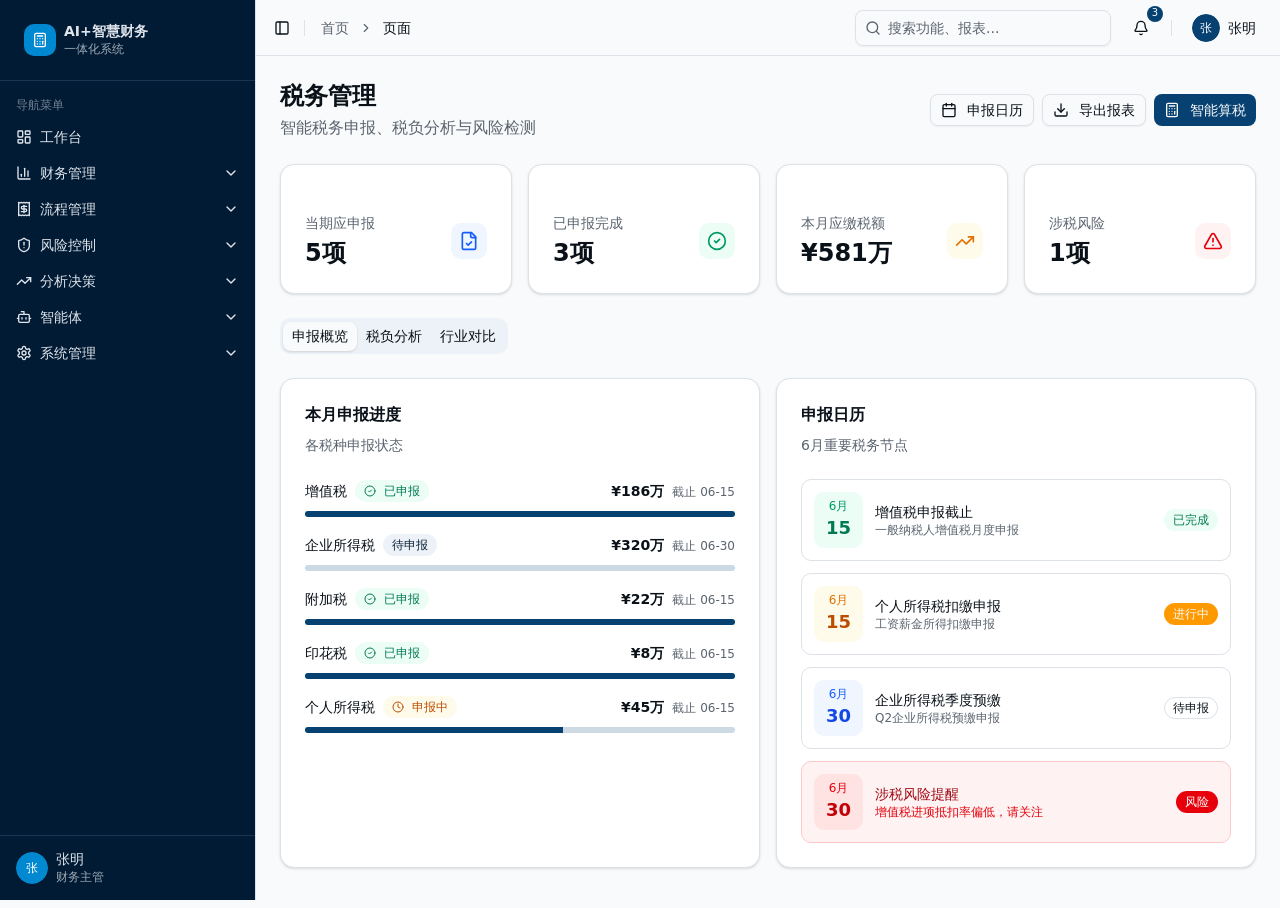
<file: tax.html>
<!DOCTYPE html><!--1d4OpVCNhPOb9b6Elsk0x--><html data-inspector-line="34" data-inspector-column="4" data-inspector-relative-path="src\\app\\layout.tsx" lang="zh-CN"><head><meta charSet="utf-8"/><meta name="viewport" content="width=device-width, initial-scale=1"/><link rel="stylesheet" href="/_next/static/chunks/e5a2ffda5dbfe224.css" data-precedence="next"/><link rel="preload" as="script" fetchPriority="low" href="/_next/static/chunks/97c5a48472d20b1b.js"/><script src="/_next/static/chunks/cc4ae58c3255a647.js" async=""></script><script src="/_next/static/chunks/da5b80327a2ca80e.js" async=""></script><script src="/_next/static/chunks/f91b390cc8f41597.js" async=""></script><script src="/_next/static/chunks/turbopack-932082f2f37dd987.js" async=""></script><script src="/_next/static/chunks/4f282300110e0456.js" async=""></script><script src="/_next/static/chunks/5ab2f03bea14baca.js" async=""></script><script src="/_next/static/chunks/e5122767d357c483.js" async=""></script><script src="/_next/static/chunks/b968f36ad7ad5906.js" async=""></script><script src="/_next/static/chunks/80984a6d691dcc70.js" async=""></script><script src="/_next/static/chunks/d5e289bff96cf0c1.js" async=""></script><script src="/_next/static/chunks/faedf336691a9b1e.js" async=""></script><script src="/_next/static/chunks/75d07eceef8e265b.js" async=""></script><script src="/_next/static/chunks/275837ecb53c5eb1.js" async=""></script><title>AI+智慧财务一体化系统</title><meta name="description" content="基于人工智能技术的企业级财务管理系统，整合票据识别、税务申报、费用报销、风险预警、财务分析等核心功能模块。"/><meta name="keywords" content="智慧财务,AI财务,财务管理系统,票据识别,税务管理,费用报销,风险预警"/><link rel="icon" href="/favicon.ico?favicon.0b3bf435.ico" sizes="256x256" type="image/x-icon"/><script src="/_next/static/chunks/a6dad97d9634a72d.js" noModule=""></script></head><body data-inspector-line="35" data-inspector-column="6" data-inspector-relative-path="src\\app\\layout.tsx" class="antialiased"><div hidden=""><!--$--><!--/$--></div><div data-inspector-line="37" data-inspector-column="8" data-inspector-relative-path="src\\app\\layout.tsx" data-slot="sidebar-wrapper" style="--sidebar-width:16rem;--sidebar-width-icon:3rem" class="group/sidebar-wrapper has-data-[variant=inset]:bg-sidebar flex min-h-svh w-full"><div data-inspector-line="209" data-inspector-column="4" data-inspector-relative-path="src\\components\\ui\\sidebar.tsx" class="group peer text-sidebar-foreground hidden md:block" data-state="expanded" data-collapsible="" data-variant="sidebar" data-side="left" data-slot="sidebar"><div data-inspector-line="218" data-inspector-column="6" data-inspector-relative-path="src\\components\\ui\\sidebar.tsx" data-slot="sidebar-gap" class="relative w-(--sidebar-width) bg-transparent transition-[width] duration-200 ease-linear group-data-[collapsible=offcanvas]:w-0 group-data-[side=right]:rotate-180 group-data-[collapsible=icon]:w-(--sidebar-width-icon)"></div><div data-inspector-line="121" data-inspector-column="4" data-inspector-relative-path="src\\components\\app-sidebar.tsx" data-slot="sidebar-container" class="fixed inset-y-0 z-10 hidden h-svh w-(--sidebar-width) transition-[left,right,width] duration-200 ease-linear md:flex left-0 group-data-[collapsible=offcanvas]:left-[calc(var(--sidebar-width)*-1)] group-data-[collapsible=icon]:w-(--sidebar-width-icon) group-data-[side=left]:border-r group-data-[side=right]:border-l border-r-0"><div data-inspector-line="244" data-inspector-column="8" data-inspector-relative-path="src\\components\\ui\\sidebar.tsx" data-sidebar="sidebar" data-slot="sidebar-inner" class="bg-sidebar group-data-[variant=floating]:border-sidebar-border flex h-full w-full flex-col group-data-[variant=floating]:rounded-lg group-data-[variant=floating]:border group-data-[variant=floating]:shadow-sm"><div data-inspector-line="122" data-inspector-column="6" data-inspector-relative-path="src\\components\\app-sidebar.tsx" data-slot="sidebar-header" data-sidebar="header" class="flex flex-col gap-2 p-2 border-b border-sidebar-border px-4 py-4"><ul data-inspector-line="123" data-inspector-column="8" data-inspector-relative-path="src\\components\\app-sidebar.tsx" data-slot="sidebar-menu" data-sidebar="menu" class="flex w-full min-w-0 flex-col gap-1"><li data-inspector-line="124" data-inspector-column="10" data-inspector-relative-path="src\\components\\app-sidebar.tsx" data-slot="sidebar-menu-item" data-sidebar="menu-item" class="group/menu-item relative"><a data-inspector-line="126" data-inspector-column="14" data-inspector-relative-path="src\\components\\app-sidebar.tsx" data-slot="sidebar-menu-button" data-sidebar="menu-button" data-size="lg" data-active="false" class="peer/menu-button flex w-full items-center gap-2 overflow-hidden rounded-md p-2 text-left outline-hidden ring-sidebar-ring transition-[width,height,padding] focus-visible:ring-2 active:bg-sidebar-accent active:text-sidebar-accent-foreground disabled:pointer-events-none disabled:opacity-50 group-has-data-[sidebar=menu-action]/menu-item:pr-8 aria-disabled:pointer-events-none aria-disabled:opacity-50 data-[active=true]:bg-sidebar-accent data-[active=true]:font-medium data-[active=true]:text-sidebar-accent-foreground data-[state=open]:hover:bg-sidebar-accent data-[state=open]:hover:text-sidebar-accent-foreground group-data-[collapsible=icon]:size-8! group-data-[collapsible=icon]:p-2! [&amp;&gt;span:last-child]:truncate [&amp;&gt;svg]:size-4 [&amp;&gt;svg]:shrink-0 hover:bg-sidebar-accent hover:text-sidebar-accent-foreground h-12 text-sm group-data-[collapsible=icon]:p-0!" href="/"><div data-inspector-line="127" data-inspector-column="16" data-inspector-relative-path="src\\components\\app-sidebar.tsx" class="flex aspect-square size-8 items-center justify-center rounded-lg bg-sidebar-primary text-sidebar-primary-foreground"><svg xmlns="http://www.w3.org/2000/svg" width="24" height="24" viewBox="0 0 24 24" fill="none" stroke="currentColor" stroke-width="2" stroke-linecap="round" stroke-linejoin="round" class="lucide lucide-calculator size-4" data-inspector-line="128" data-inspector-column="18" data-inspector-relative-path="src\\components\\app-sidebar.tsx"><rect width="16" height="20" x="4" y="2" rx="2"></rect><line x1="8" x2="16" y1="6" y2="6"></line><line x1="16" x2="16" y1="14" y2="18"></line><path d="M16 10h.01"></path><path d="M12 10h.01"></path><path d="M8 10h.01"></path><path d="M12 14h.01"></path><path d="M8 14h.01"></path><path d="M12 18h.01"></path><path d="M8 18h.01"></path></svg></div><div data-inspector-line="130" data-inspector-column="16" data-inspector-relative-path="src\\components\\app-sidebar.tsx" class="grid flex-1 text-left text-sm leading-tight"><span data-inspector-line="131" data-inspector-column="18" data-inspector-relative-path="src\\components\\app-sidebar.tsx" class="truncate font-semibold">AI+智慧财务</span><span data-inspector-line="132" data-inspector-column="18" data-inspector-relative-path="src\\components\\app-sidebar.tsx" class="truncate text-xs opacity-70">一体化系统</span></div></a></li></ul></div><div data-inspector-line="142" data-inspector-column="6" data-inspector-relative-path="src\\components\\app-sidebar.tsx" data-slot="sidebar-content" data-sidebar="content" class="flex min-h-0 flex-1 flex-col gap-2 overflow-auto group-data-[collapsible=icon]:overflow-hidden"><div data-inspector-line="143" data-inspector-column="8" data-inspector-relative-path="src\\components\\app-sidebar.tsx" data-slot="sidebar-group" data-sidebar="group" class="relative flex w-full min-w-0 flex-col p-2"><div data-inspector-line="144" data-inspector-column="10" data-inspector-relative-path="src\\components\\app-sidebar.tsx" data-slot="sidebar-group-label" data-sidebar="group-label" class="ring-sidebar-ring flex h-8 shrink-0 items-center rounded-md px-2 text-xs font-medium outline-hidden transition-[margin,opacity] duration-200 ease-linear focus-visible:ring-2 [&amp;&gt;svg]:size-4 [&amp;&gt;svg]:shrink-0 group-data-[collapsible=icon]:-mt-8 group-data-[collapsible=icon]:opacity-0 text-sidebar-foreground/50">导航菜单</div><div data-inspector-line="147" data-inspector-column="10" data-inspector-relative-path="src\\components\\app-sidebar.tsx" data-slot="sidebar-group-content" data-sidebar="group-content" class="w-full text-sm"><ul data-inspector-line="148" data-inspector-column="12" data-inspector-relative-path="src\\components\\app-sidebar.tsx" data-slot="sidebar-menu" data-sidebar="menu" class="flex w-full min-w-0 flex-col gap-1"><li data-inspector-line="186" data-inspector-column="18" data-inspector-relative-path="src\\components\\app-sidebar.tsx" data-slot="sidebar-menu-item" data-sidebar="menu-item" class="group/menu-item relative"><a data-inspector-line="192" data-inspector-column="22" data-inspector-relative-path="src\\components\\app-sidebar.tsx" data-slot="sidebar-menu-button" data-sidebar="menu-button" data-size="default" data-active="false" class="peer/menu-button flex w-full items-center gap-2 overflow-hidden rounded-md p-2 text-left outline-hidden ring-sidebar-ring transition-[width,height,padding] focus-visible:ring-2 active:bg-sidebar-accent active:text-sidebar-accent-foreground disabled:pointer-events-none disabled:opacity-50 group-has-data-[sidebar=menu-action]/menu-item:pr-8 aria-disabled:pointer-events-none aria-disabled:opacity-50 data-[active=true]:bg-sidebar-accent data-[active=true]:font-medium data-[active=true]:text-sidebar-accent-foreground data-[state=open]:hover:bg-sidebar-accent data-[state=open]:hover:text-sidebar-accent-foreground group-data-[collapsible=icon]:size-8! group-data-[collapsible=icon]:p-2! [&amp;&gt;span:last-child]:truncate [&amp;&gt;svg]:size-4 [&amp;&gt;svg]:shrink-0 hover:bg-sidebar-accent hover:text-sidebar-accent-foreground h-8 text-sm" data-state="closed" href="/"><svg xmlns="http://www.w3.org/2000/svg" width="24" height="24" viewBox="0 0 24 24" fill="none" stroke="currentColor" stroke-width="2" stroke-linecap="round" stroke-linejoin="round" class="lucide lucide-layout-dashboard" data-inspector-line="193" data-inspector-column="24" data-inspector-relative-path="src\\components\\app-sidebar.tsx"><rect width="7" height="9" x="3" y="3" rx="1"></rect><rect width="7" height="5" x="14" y="3" rx="1"></rect><rect width="7" height="9" x="14" y="12" rx="1"></rect><rect width="7" height="5" x="3" y="16" rx="1"></rect></svg><span data-inspector-line="194" data-inspector-column="24" data-inspector-relative-path="src\\components\\app-sidebar.tsx">工作台</span></a></li><div data-state="closed" data-inspector-line="151" data-inspector-column="18" data-inspector-relative-path="src\\components\\app-sidebar.tsx" data-slot="collapsible" class="group/collapsible"><li data-inspector-line="156" data-inspector-column="20" data-inspector-relative-path="src\\components\\app-sidebar.tsx" data-slot="sidebar-menu-item" data-sidebar="menu-item" class="group/menu-item relative"><button data-inspector-line="158" data-inspector-column="24" data-inspector-relative-path="src\\components\\app-sidebar.tsx" data-slot="collapsible-trigger" data-sidebar="menu-button" data-size="default" data-active="false" class="peer/menu-button flex w-full items-center gap-2 overflow-hidden rounded-md p-2 text-left outline-hidden ring-sidebar-ring transition-[width,height,padding] focus-visible:ring-2 active:bg-sidebar-accent active:text-sidebar-accent-foreground disabled:pointer-events-none disabled:opacity-50 group-has-data-[sidebar=menu-action]/menu-item:pr-8 aria-disabled:pointer-events-none aria-disabled:opacity-50 data-[active=true]:bg-sidebar-accent data-[active=true]:font-medium data-[active=true]:text-sidebar-accent-foreground data-[state=open]:hover:bg-sidebar-accent data-[state=open]:hover:text-sidebar-accent-foreground group-data-[collapsible=icon]:size-8! group-data-[collapsible=icon]:p-2! [&amp;&gt;span:last-child]:truncate [&amp;&gt;svg]:size-4 [&amp;&gt;svg]:shrink-0 hover:bg-sidebar-accent hover:text-sidebar-accent-foreground h-8 text-sm" type="button" aria-controls="radix-_R_5adb_" aria-expanded="false" data-state="closed"><svg xmlns="http://www.w3.org/2000/svg" width="24" height="24" viewBox="0 0 24 24" fill="none" stroke="currentColor" stroke-width="2" stroke-linecap="round" stroke-linejoin="round" class="lucide lucide-chart-column" data-inspector-line="162" data-inspector-column="26" data-inspector-relative-path="src\\components\\app-sidebar.tsx"><path d="M3 3v16a2 2 0 0 0 2 2h16"></path><path d="M18 17V9"></path><path d="M13 17V5"></path><path d="M8 17v-3"></path></svg><span data-inspector-line="163" data-inspector-column="26" data-inspector-relative-path="src\\components\\app-sidebar.tsx">财务管理</span><svg xmlns="http://www.w3.org/2000/svg" width="24" height="24" viewBox="0 0 24 24" fill="none" stroke="currentColor" stroke-width="2" stroke-linecap="round" stroke-linejoin="round" class="lucide lucide-chevron-down ml-auto transition-transform group-data-[state=open]/collapsible:rotate-180" data-inspector-line="164" data-inspector-column="26" data-inspector-relative-path="src\\components\\app-sidebar.tsx"><path d="m6 9 6 6 6-6"></path></svg></button><div data-state="closed" id="radix-_R_5adb_" hidden="" data-inspector-line="167" data-inspector-column="22" data-inspector-relative-path="src\\components\\app-sidebar.tsx" data-slot="collapsible-content"></div></li></div><div data-state="closed" data-inspector-line="151" data-inspector-column="18" data-inspector-relative-path="src\\components\\app-sidebar.tsx" data-slot="collapsible" class="group/collapsible"><li data-inspector-line="156" data-inspector-column="20" data-inspector-relative-path="src\\components\\app-sidebar.tsx" data-slot="sidebar-menu-item" data-sidebar="menu-item" class="group/menu-item relative"><button data-inspector-line="158" data-inspector-column="24" data-inspector-relative-path="src\\components\\app-sidebar.tsx" data-slot="collapsible-trigger" data-sidebar="menu-button" data-size="default" data-active="false" class="peer/menu-button flex w-full items-center gap-2 overflow-hidden rounded-md p-2 text-left outline-hidden ring-sidebar-ring transition-[width,height,padding] focus-visible:ring-2 active:bg-sidebar-accent active:text-sidebar-accent-foreground disabled:pointer-events-none disabled:opacity-50 group-has-data-[sidebar=menu-action]/menu-item:pr-8 aria-disabled:pointer-events-none aria-disabled:opacity-50 data-[active=true]:bg-sidebar-accent data-[active=true]:font-medium data-[active=true]:text-sidebar-accent-foreground data-[state=open]:hover:bg-sidebar-accent data-[state=open]:hover:text-sidebar-accent-foreground group-data-[collapsible=icon]:size-8! group-data-[collapsible=icon]:p-2! [&amp;&gt;span:last-child]:truncate [&amp;&gt;svg]:size-4 [&amp;&gt;svg]:shrink-0 hover:bg-sidebar-accent hover:text-sidebar-accent-foreground h-8 text-sm" type="button" aria-controls="radix-_R_7adb_" aria-expanded="false" data-state="closed"><svg xmlns="http://www.w3.org/2000/svg" width="24" height="24" viewBox="0 0 24 24" fill="none" stroke="currentColor" stroke-width="2" stroke-linecap="round" stroke-linejoin="round" class="lucide lucide-receipt" data-inspector-line="162" data-inspector-column="26" data-inspector-relative-path="src\\components\\app-sidebar.tsx"><path d="M4 2v20l2-1 2 1 2-1 2 1 2-1 2 1 2-1 2 1V2l-2 1-2-1-2 1-2-1-2 1-2-1-2 1Z"></path><path d="M16 8h-6a2 2 0 1 0 0 4h4a2 2 0 1 1 0 4H8"></path><path d="M12 17.5v-11"></path></svg><span data-inspector-line="163" data-inspector-column="26" data-inspector-relative-path="src\\components\\app-sidebar.tsx">流程管理</span><svg xmlns="http://www.w3.org/2000/svg" width="24" height="24" viewBox="0 0 24 24" fill="none" stroke="currentColor" stroke-width="2" stroke-linecap="round" stroke-linejoin="round" class="lucide lucide-chevron-down ml-auto transition-transform group-data-[state=open]/collapsible:rotate-180" data-inspector-line="164" data-inspector-column="26" data-inspector-relative-path="src\\components\\app-sidebar.tsx"><path d="m6 9 6 6 6-6"></path></svg></button><div data-state="closed" id="radix-_R_7adb_" hidden="" data-inspector-line="167" data-inspector-column="22" data-inspector-relative-path="src\\components\\app-sidebar.tsx" data-slot="collapsible-content"></div></li></div><div data-state="closed" data-inspector-line="151" data-inspector-column="18" data-inspector-relative-path="src\\components\\app-sidebar.tsx" data-slot="collapsible" class="group/collapsible"><li data-inspector-line="156" data-inspector-column="20" data-inspector-relative-path="src\\components\\app-sidebar.tsx" data-slot="sidebar-menu-item" data-sidebar="menu-item" class="group/menu-item relative"><button data-inspector-line="158" data-inspector-column="24" data-inspector-relative-path="src\\components\\app-sidebar.tsx" data-slot="collapsible-trigger" data-sidebar="menu-button" data-size="default" data-active="false" class="peer/menu-button flex w-full items-center gap-2 overflow-hidden rounded-md p-2 text-left outline-hidden ring-sidebar-ring transition-[width,height,padding] focus-visible:ring-2 active:bg-sidebar-accent active:text-sidebar-accent-foreground disabled:pointer-events-none disabled:opacity-50 group-has-data-[sidebar=menu-action]/menu-item:pr-8 aria-disabled:pointer-events-none aria-disabled:opacity-50 data-[active=true]:bg-sidebar-accent data-[active=true]:font-medium data-[active=true]:text-sidebar-accent-foreground data-[state=open]:hover:bg-sidebar-accent data-[state=open]:hover:text-sidebar-accent-foreground group-data-[collapsible=icon]:size-8! group-data-[collapsible=icon]:p-2! [&amp;&gt;span:last-child]:truncate [&amp;&gt;svg]:size-4 [&amp;&gt;svg]:shrink-0 hover:bg-sidebar-accent hover:text-sidebar-accent-foreground h-8 text-sm" type="button" aria-controls="radix-_R_9adb_" aria-expanded="false" data-state="closed"><svg xmlns="http://www.w3.org/2000/svg" width="24" height="24" viewBox="0 0 24 24" fill="none" stroke="currentColor" stroke-width="2" stroke-linecap="round" stroke-linejoin="round" class="lucide lucide-shield-alert" data-inspector-line="162" data-inspector-column="26" data-inspector-relative-path="src\\components\\app-sidebar.tsx"><path d="M20 13c0 5-3.5 7.5-7.66 8.95a1 1 0 0 1-.67-.01C7.5 20.5 4 18 4 13V6a1 1 0 0 1 1-1c2 0 4.5-1.2 6.24-2.72a1.17 1.17 0 0 1 1.52 0C14.51 3.81 17 5 19 5a1 1 0 0 1 1 1z"></path><path d="M12 8v4"></path><path d="M12 16h.01"></path></svg><span data-inspector-line="163" data-inspector-column="26" data-inspector-relative-path="src\\components\\app-sidebar.tsx">风险控制</span><svg xmlns="http://www.w3.org/2000/svg" width="24" height="24" viewBox="0 0 24 24" fill="none" stroke="currentColor" stroke-width="2" stroke-linecap="round" stroke-linejoin="round" class="lucide lucide-chevron-down ml-auto transition-transform group-data-[state=open]/collapsible:rotate-180" data-inspector-line="164" data-inspector-column="26" data-inspector-relative-path="src\\components\\app-sidebar.tsx"><path d="m6 9 6 6 6-6"></path></svg></button><div data-state="closed" id="radix-_R_9adb_" hidden="" data-inspector-line="167" data-inspector-column="22" data-inspector-relative-path="src\\components\\app-sidebar.tsx" data-slot="collapsible-content"></div></li></div><div data-state="closed" data-inspector-line="151" data-inspector-column="18" data-inspector-relative-path="src\\components\\app-sidebar.tsx" data-slot="collapsible" class="group/collapsible"><li data-inspector-line="156" data-inspector-column="20" data-inspector-relative-path="src\\components\\app-sidebar.tsx" data-slot="sidebar-menu-item" data-sidebar="menu-item" class="group/menu-item relative"><button data-inspector-line="158" data-inspector-column="24" data-inspector-relative-path="src\\components\\app-sidebar.tsx" data-slot="collapsible-trigger" data-sidebar="menu-button" data-size="default" data-active="false" class="peer/menu-button flex w-full items-center gap-2 overflow-hidden rounded-md p-2 text-left outline-hidden ring-sidebar-ring transition-[width,height,padding] focus-visible:ring-2 active:bg-sidebar-accent active:text-sidebar-accent-foreground disabled:pointer-events-none disabled:opacity-50 group-has-data-[sidebar=menu-action]/menu-item:pr-8 aria-disabled:pointer-events-none aria-disabled:opacity-50 data-[active=true]:bg-sidebar-accent data-[active=true]:font-medium data-[active=true]:text-sidebar-accent-foreground data-[state=open]:hover:bg-sidebar-accent data-[state=open]:hover:text-sidebar-accent-foreground group-data-[collapsible=icon]:size-8! group-data-[collapsible=icon]:p-2! [&amp;&gt;span:last-child]:truncate [&amp;&gt;svg]:size-4 [&amp;&gt;svg]:shrink-0 hover:bg-sidebar-accent hover:text-sidebar-accent-foreground h-8 text-sm" type="button" aria-controls="radix-_R_badb_" aria-expanded="false" data-state="closed"><svg xmlns="http://www.w3.org/2000/svg" width="24" height="24" viewBox="0 0 24 24" fill="none" stroke="currentColor" stroke-width="2" stroke-linecap="round" stroke-linejoin="round" class="lucide lucide-trending-up" data-inspector-line="162" data-inspector-column="26" data-inspector-relative-path="src\\components\\app-sidebar.tsx"><polyline points="22 7 13.5 15.5 8.5 10.5 2 17"></polyline><polyline points="16 7 22 7 22 13"></polyline></svg><span data-inspector-line="163" data-inspector-column="26" data-inspector-relative-path="src\\components\\app-sidebar.tsx">分析决策</span><svg xmlns="http://www.w3.org/2000/svg" width="24" height="24" viewBox="0 0 24 24" fill="none" stroke="currentColor" stroke-width="2" stroke-linecap="round" stroke-linejoin="round" class="lucide lucide-chevron-down ml-auto transition-transform group-data-[state=open]/collapsible:rotate-180" data-inspector-line="164" data-inspector-column="26" data-inspector-relative-path="src\\components\\app-sidebar.tsx"><path d="m6 9 6 6 6-6"></path></svg></button><div data-state="closed" id="radix-_R_badb_" hidden="" data-inspector-line="167" data-inspector-column="22" data-inspector-relative-path="src\\components\\app-sidebar.tsx" data-slot="collapsible-content"></div></li></div><div data-state="closed" data-inspector-line="151" data-inspector-column="18" data-inspector-relative-path="src\\components\\app-sidebar.tsx" data-slot="collapsible" class="group/collapsible"><li data-inspector-line="156" data-inspector-column="20" data-inspector-relative-path="src\\components\\app-sidebar.tsx" data-slot="sidebar-menu-item" data-sidebar="menu-item" class="group/menu-item relative"><button data-inspector-line="158" data-inspector-column="24" data-inspector-relative-path="src\\components\\app-sidebar.tsx" data-slot="collapsible-trigger" data-sidebar="menu-button" data-size="default" data-active="false" class="peer/menu-button flex w-full items-center gap-2 overflow-hidden rounded-md p-2 text-left outline-hidden ring-sidebar-ring transition-[width,height,padding] focus-visible:ring-2 active:bg-sidebar-accent active:text-sidebar-accent-foreground disabled:pointer-events-none disabled:opacity-50 group-has-data-[sidebar=menu-action]/menu-item:pr-8 aria-disabled:pointer-events-none aria-disabled:opacity-50 data-[active=true]:bg-sidebar-accent data-[active=true]:font-medium data-[active=true]:text-sidebar-accent-foreground data-[state=open]:hover:bg-sidebar-accent data-[state=open]:hover:text-sidebar-accent-foreground group-data-[collapsible=icon]:size-8! group-data-[collapsible=icon]:p-2! [&amp;&gt;span:last-child]:truncate [&amp;&gt;svg]:size-4 [&amp;&gt;svg]:shrink-0 hover:bg-sidebar-accent hover:text-sidebar-accent-foreground h-8 text-sm" type="button" aria-controls="radix-_R_dadb_" aria-expanded="false" data-state="closed"><svg xmlns="http://www.w3.org/2000/svg" width="24" height="24" viewBox="0 0 24 24" fill="none" stroke="currentColor" stroke-width="2" stroke-linecap="round" stroke-linejoin="round" class="lucide lucide-bot" data-inspector-line="162" data-inspector-column="26" data-inspector-relative-path="src\\components\\app-sidebar.tsx"><path d="M12 8V4H8"></path><rect width="16" height="12" x="4" y="8" rx="2"></rect><path d="M2 14h2"></path><path d="M20 14h2"></path><path d="M15 13v2"></path><path d="M9 13v2"></path></svg><span data-inspector-line="163" data-inspector-column="26" data-inspector-relative-path="src\\components\\app-sidebar.tsx">智能体</span><svg xmlns="http://www.w3.org/2000/svg" width="24" height="24" viewBox="0 0 24 24" fill="none" stroke="currentColor" stroke-width="2" stroke-linecap="round" stroke-linejoin="round" class="lucide lucide-chevron-down ml-auto transition-transform group-data-[state=open]/collapsible:rotate-180" data-inspector-line="164" data-inspector-column="26" data-inspector-relative-path="src\\components\\app-sidebar.tsx"><path d="m6 9 6 6 6-6"></path></svg></button><div data-state="closed" id="radix-_R_dadb_" hidden="" data-inspector-line="167" data-inspector-column="22" data-inspector-relative-path="src\\components\\app-sidebar.tsx" data-slot="collapsible-content"></div></li></div><div data-state="closed" data-inspector-line="151" data-inspector-column="18" data-inspector-relative-path="src\\components\\app-sidebar.tsx" data-slot="collapsible" class="group/collapsible"><li data-inspector-line="156" data-inspector-column="20" data-inspector-relative-path="src\\components\\app-sidebar.tsx" data-slot="sidebar-menu-item" data-sidebar="menu-item" class="group/menu-item relative"><button data-inspector-line="158" data-inspector-column="24" data-inspector-relative-path="src\\components\\app-sidebar.tsx" data-slot="collapsible-trigger" data-sidebar="menu-button" data-size="default" data-active="false" class="peer/menu-button flex w-full items-center gap-2 overflow-hidden rounded-md p-2 text-left outline-hidden ring-sidebar-ring transition-[width,height,padding] focus-visible:ring-2 active:bg-sidebar-accent active:text-sidebar-accent-foreground disabled:pointer-events-none disabled:opacity-50 group-has-data-[sidebar=menu-action]/menu-item:pr-8 aria-disabled:pointer-events-none aria-disabled:opacity-50 data-[active=true]:bg-sidebar-accent data-[active=true]:font-medium data-[active=true]:text-sidebar-accent-foreground data-[state=open]:hover:bg-sidebar-accent data-[state=open]:hover:text-sidebar-accent-foreground group-data-[collapsible=icon]:size-8! group-data-[collapsible=icon]:p-2! [&amp;&gt;span:last-child]:truncate [&amp;&gt;svg]:size-4 [&amp;&gt;svg]:shrink-0 hover:bg-sidebar-accent hover:text-sidebar-accent-foreground h-8 text-sm" type="button" aria-controls="radix-_R_fadb_" aria-expanded="false" data-state="closed"><svg xmlns="http://www.w3.org/2000/svg" width="24" height="24" viewBox="0 0 24 24" fill="none" stroke="currentColor" stroke-width="2" stroke-linecap="round" stroke-linejoin="round" class="lucide lucide-settings" data-inspector-line="162" data-inspector-column="26" data-inspector-relative-path="src\\components\\app-sidebar.tsx"><path d="M12.22 2h-.44a2 2 0 0 0-2 2v.18a2 2 0 0 1-1 1.73l-.43.25a2 2 0 0 1-2 0l-.15-.08a2 2 0 0 0-2.73.73l-.22.38a2 2 0 0 0 .73 2.73l.15.1a2 2 0 0 1 1 1.72v.51a2 2 0 0 1-1 1.74l-.15.09a2 2 0 0 0-.73 2.73l.22.38a2 2 0 0 0 2.73.73l.15-.08a2 2 0 0 1 2 0l.43.25a2 2 0 0 1 1 1.73V20a2 2 0 0 0 2 2h.44a2 2 0 0 0 2-2v-.18a2 2 0 0 1 1-1.73l.43-.25a2 2 0 0 1 2 0l.15.08a2 2 0 0 0 2.73-.73l.22-.39a2 2 0 0 0-.73-2.73l-.15-.08a2 2 0 0 1-1-1.74v-.5a2 2 0 0 1 1-1.74l.15-.09a2 2 0 0 0 .73-2.73l-.22-.38a2 2 0 0 0-2.73-.73l-.15.08a2 2 0 0 1-2 0l-.43-.25a2 2 0 0 1-1-1.73V4a2 2 0 0 0-2-2z"></path><circle cx="12" cy="12" r="3"></circle></svg><span data-inspector-line="163" data-inspector-column="26" data-inspector-relative-path="src\\components\\app-sidebar.tsx">系统管理</span><svg xmlns="http://www.w3.org/2000/svg" width="24" height="24" viewBox="0 0 24 24" fill="none" stroke="currentColor" stroke-width="2" stroke-linecap="round" stroke-linejoin="round" class="lucide lucide-chevron-down ml-auto transition-transform group-data-[state=open]/collapsible:rotate-180" data-inspector-line="164" data-inspector-column="26" data-inspector-relative-path="src\\components\\app-sidebar.tsx"><path d="m6 9 6 6 6-6"></path></svg></button><div data-state="closed" id="radix-_R_fadb_" hidden="" data-inspector-line="167" data-inspector-column="22" data-inspector-relative-path="src\\components\\app-sidebar.tsx" data-slot="collapsible-content"></div></li></div></ul></div></div></div><div data-inspector-line="205" data-inspector-column="6" data-inspector-relative-path="src\\components\\app-sidebar.tsx" data-slot="sidebar-footer" data-sidebar="footer" class="flex flex-col gap-2 p-2 border-t border-sidebar-border"><ul data-inspector-line="206" data-inspector-column="8" data-inspector-relative-path="src\\components\\app-sidebar.tsx" data-slot="sidebar-menu" data-sidebar="menu" class="flex w-full min-w-0 flex-col gap-1"><li data-inspector-line="207" data-inspector-column="10" data-inspector-relative-path="src\\components\\app-sidebar.tsx" data-slot="sidebar-menu-item" data-sidebar="menu-item" class="group/menu-item relative"><button data-inspector-line="208" data-inspector-column="12" data-inspector-relative-path="src\\components\\app-sidebar.tsx" data-slot="sidebar-menu-button" data-sidebar="menu-button" data-size="lg" data-active="false" class="peer/menu-button flex w-full items-center gap-2 overflow-hidden rounded-md p-2 text-left outline-hidden ring-sidebar-ring transition-[width,height,padding] focus-visible:ring-2 active:bg-sidebar-accent active:text-sidebar-accent-foreground disabled:pointer-events-none disabled:opacity-50 group-has-data-[sidebar=menu-action]/menu-item:pr-8 aria-disabled:pointer-events-none aria-disabled:opacity-50 data-[active=true]:bg-sidebar-accent data-[active=true]:font-medium data-[active=true]:text-sidebar-accent-foreground data-[state=open]:hover:bg-sidebar-accent data-[state=open]:hover:text-sidebar-accent-foreground group-data-[collapsible=icon]:size-8! group-data-[collapsible=icon]:p-2! [&amp;&gt;span:last-child]:truncate [&amp;&gt;svg]:size-4 [&amp;&gt;svg]:shrink-0 hover:bg-sidebar-accent hover:text-sidebar-accent-foreground h-12 text-sm group-data-[collapsible=icon]:p-0!"><span data-inspector-line="209" data-inspector-column="14" data-inspector-relative-path="src\\components\\app-sidebar.tsx" data-slot="avatar" class="relative flex shrink-0 overflow-hidden rounded-full size-8"><span data-inspector-line="210" data-inspector-column="16" data-inspector-relative-path="src\\components\\app-sidebar.tsx" data-slot="avatar-fallback" class="flex size-full items-center justify-center rounded-full bg-sidebar-primary text-sidebar-primary-foreground text-xs">张</span></span><div data-inspector-line="214" data-inspector-column="14" data-inspector-relative-path="src\\components\\app-sidebar.tsx" class="grid flex-1 text-left text-sm leading-tight"><span data-inspector-line="215" data-inspector-column="16" data-inspector-relative-path="src\\components\\app-sidebar.tsx" class="truncate font-medium">张明</span><span data-inspector-line="216" data-inspector-column="16" data-inspector-relative-path="src\\components\\app-sidebar.tsx" class="truncate text-xs opacity-70">财务主管</span></div></button></li></ul></div></div></div></div><main data-inspector-line="39" data-inspector-column="10" data-inspector-relative-path="src\\app\\layout.tsx" data-slot="sidebar-inset" class="bg-background relative flex w-full flex-1 flex-col md:peer-data-[variant=inset]:m-2 md:peer-data-[variant=inset]:ml-0 md:peer-data-[variant=inset]:rounded-xl md:peer-data-[variant=inset]:shadow-sm md:peer-data-[variant=inset]:peer-data-[state=collapsed]:ml-2"><header data-inspector-line="45" data-inspector-column="4" data-inspector-relative-path="src\\components\\app-header.tsx" class="flex h-14 shrink-0 items-center gap-2 border-b bg-background px-4"><button data-inspector-line="46" data-inspector-column="6" data-inspector-relative-path="src\\components\\app-header.tsx" data-slot="sidebar-trigger" data-variant="ghost" data-size="icon" class="inline-flex items-center justify-center gap-2 whitespace-nowrap rounded-md text-sm font-medium transition-all disabled:pointer-events-none disabled:opacity-50 [&amp;_svg]:pointer-events-none [&amp;_svg:not([class*=&#x27;size-&#x27;])]:size-4 shrink-0 [&amp;_svg]:shrink-0 outline-none focus-visible:border-ring focus-visible:ring-ring/50 focus-visible:ring-[3px] aria-invalid:ring-destructive/20 dark:aria-invalid:ring-destructive/40 aria-invalid:border-destructive hover:bg-accent hover:text-accent-foreground dark:hover:bg-accent/50 size-7 -ml-1" data-sidebar="trigger"><svg xmlns="http://www.w3.org/2000/svg" width="24" height="24" viewBox="0 0 24 24" fill="none" stroke="currentColor" stroke-width="2" stroke-linecap="round" stroke-linejoin="round" class="lucide lucide-panel-left" data-inspector-line="276" data-inspector-column="6" data-inspector-relative-path="src\\components\\ui\\sidebar.tsx"><rect width="18" height="18" x="3" y="3" rx="2"></rect><path d="M9 3v18"></path></svg><span data-inspector-line="277" data-inspector-column="6" data-inspector-relative-path="src\\components\\ui\\sidebar.tsx" class="sr-only">Toggle Sidebar</span></button><div data-orientation="vertical" role="none" data-inspector-line="47" data-inspector-column="6" data-inspector-relative-path="src\\components\\app-header.tsx" data-slot="separator" class="bg-border shrink-0 data-[orientation=horizontal]:h-px data-[orientation=horizontal]:w-full data-[orientation=vertical]:h-full data-[orientation=vertical]:w-px mr-2 !h-4"></div><nav data-inspector-line="48" data-inspector-column="6" data-inspector-relative-path="src\\components\\app-header.tsx" aria-label="breadcrumb" data-slot="breadcrumb"><ol data-inspector-line="49" data-inspector-column="8" data-inspector-relative-path="src\\components\\app-header.tsx" data-slot="breadcrumb-list" class="text-muted-foreground flex flex-wrap items-center gap-1.5 text-sm break-words sm:gap-2.5"><li data-inspector-line="50" data-inspector-column="10" data-inspector-relative-path="src\\components\\app-header.tsx" data-slot="breadcrumb-item" class="inline-flex items-center gap-1.5"><a data-inspector-line="51" data-inspector-column="12" data-inspector-relative-path="src\\components\\app-header.tsx" data-slot="breadcrumb-link" class="hover:text-foreground transition-colors" href="/">首页</a></li><li data-inspector-line="55" data-inspector-column="14" data-inspector-relative-path="src\\components\\app-header.tsx" data-slot="breadcrumb-separator" role="presentation" aria-hidden="true" class="[&amp;&gt;svg]:size-3.5"><svg xmlns="http://www.w3.org/2000/svg" width="24" height="24" viewBox="0 0 24 24" fill="none" stroke="currentColor" stroke-width="2" stroke-linecap="round" stroke-linejoin="round" class="lucide lucide-chevron-right" data-inspector-line="78" data-inspector-column="19" data-inspector-relative-path="src\\components\\ui\\breadcrumb.tsx"><path d="m9 18 6-6-6-6"></path></svg></li><li data-inspector-line="56" data-inspector-column="14" data-inspector-relative-path="src\\components\\app-header.tsx" data-slot="breadcrumb-item" class="inline-flex items-center gap-1.5"><span data-inspector-line="57" data-inspector-column="16" data-inspector-relative-path="src\\components\\app-header.tsx" data-slot="breadcrumb-page" role="link" aria-disabled="true" aria-current="page" class="text-foreground font-normal">税务管理</span></li></ol></nav><div data-inspector-line="64" data-inspector-column="6" data-inspector-relative-path="src\\components\\app-header.tsx" class="ml-auto flex items-center gap-3"><div data-inspector-line="65" data-inspector-column="8" data-inspector-relative-path="src\\components\\app-header.tsx" class="relative hidden md:block"><svg xmlns="http://www.w3.org/2000/svg" width="24" height="24" viewBox="0 0 24 24" fill="none" stroke="currentColor" stroke-width="2" stroke-linecap="round" stroke-linejoin="round" class="lucide lucide-search absolute left-2.5 top-2.5 size-4 text-muted-foreground" data-inspector-line="66" data-inspector-column="10" data-inspector-relative-path="src\\components\\app-header.tsx"><circle cx="11" cy="11" r="8"></circle><path d="m21 21-4.3-4.3"></path></svg><input data-inspector-line="67" data-inspector-column="10" data-inspector-relative-path="src\\components\\app-header.tsx" type="search" data-slot="input" class="file:text-foreground placeholder:text-muted-foreground selection:bg-primary selection:text-primary-foreground dark:bg-input/30 border-input min-w-0 rounded-md border bg-transparent px-3 py-1 text-base shadow-xs transition-[color,box-shadow] outline-none file:inline-flex file:h-7 file:border-0 file:bg-transparent file:text-sm file:font-medium disabled:pointer-events-none disabled:cursor-not-allowed disabled:opacity-50 md:text-sm focus-visible:border-ring focus-visible:ring-ring/50 focus-visible:ring-[3px] aria-invalid:ring-destructive/20 dark:aria-invalid:ring-destructive/40 aria-invalid:border-destructive w-64 pl-8 h-9" placeholder="搜索功能、报表..."/></div><button data-inspector-line="76" data-inspector-column="12" data-inspector-relative-path="src\\components\\app-header.tsx" data-slot="dropdown-menu-trigger" data-variant="ghost" data-size="icon" class="inline-flex items-center justify-center gap-2 whitespace-nowrap rounded-md text-sm font-medium transition-all disabled:pointer-events-none disabled:opacity-50 [&amp;_svg]:pointer-events-none [&amp;_svg:not([class*=&#x27;size-&#x27;])]:size-4 shrink-0 [&amp;_svg]:shrink-0 outline-none focus-visible:border-ring focus-visible:ring-ring/50 focus-visible:ring-[3px] aria-invalid:ring-destructive/20 dark:aria-invalid:ring-destructive/40 aria-invalid:border-destructive hover:bg-accent hover:text-accent-foreground dark:hover:bg-accent/50 size-9 relative" type="button" id="radix-_R_2hlb_" aria-haspopup="menu" aria-expanded="false" data-state="closed"><svg xmlns="http://www.w3.org/2000/svg" width="24" height="24" viewBox="0 0 24 24" fill="none" stroke="currentColor" stroke-width="2" stroke-linecap="round" stroke-linejoin="round" class="lucide lucide-bell size-4" data-inspector-line="77" data-inspector-column="14" data-inspector-relative-path="src\\components\\app-header.tsx"><path d="M10.268 21a2 2 0 0 0 3.464 0"></path><path d="M3.262 15.326A1 1 0 0 0 4 17h16a1 1 0 0 0 .74-1.673C19.41 13.956 18 12.499 18 8A6 6 0 0 0 6 8c0 4.499-1.411 5.956-2.738 7.326"></path></svg><span data-inspector-line="78" data-inspector-column="14" data-inspector-relative-path="src\\components\\app-header.tsx" data-slot="badge" class="inline-flex items-center border font-medium whitespace-nowrap shrink-0 [&amp;&gt;svg]:size-3 gap-1 [&amp;&gt;svg]:pointer-events-none focus-visible:border-ring focus-visible:ring-ring/50 focus-visible:ring-[3px] aria-invalid:ring-destructive/20 dark:aria-invalid:ring-destructive/40 aria-invalid:border-destructive transition-[color,box-shadow] overflow-hidden border-transparent bg-primary text-primary-foreground [a&amp;]:hover:bg-primary/90 absolute -right-1 -top-1 size-4 justify-center rounded-full p-0 text-[10px]">3</span></button><div data-orientation="vertical" role="none" data-inspector-line="107" data-inspector-column="8" data-inspector-relative-path="src\\components\\app-header.tsx" data-slot="separator" class="bg-border shrink-0 data-[orientation=horizontal]:h-px data-[orientation=horizontal]:w-full data-[orientation=vertical]:h-full data-[orientation=vertical]:w-px !h-4"></div><button data-inspector-line="111" data-inspector-column="12" data-inspector-relative-path="src\\components\\app-header.tsx" data-slot="dropdown-menu-trigger" data-variant="ghost" data-size="default" class="inline-flex items-center justify-center whitespace-nowrap rounded-md text-sm font-medium transition-all disabled:pointer-events-none disabled:opacity-50 [&amp;_svg]:pointer-events-none [&amp;_svg:not([class*=&#x27;size-&#x27;])]:size-4 shrink-0 [&amp;_svg]:shrink-0 outline-none focus-visible:border-ring focus-visible:ring-ring/50 focus-visible:ring-[3px] aria-invalid:ring-destructive/20 dark:aria-invalid:ring-destructive/40 aria-invalid:border-destructive hover:bg-accent hover:text-accent-foreground dark:hover:bg-accent/50 h-9 py-2 has-[&gt;svg]:px-3 gap-2 px-2" type="button" id="radix-_R_4hlb_" aria-haspopup="menu" aria-expanded="false" data-state="closed"><span data-inspector-line="112" data-inspector-column="14" data-inspector-relative-path="src\\components\\app-header.tsx" data-slot="avatar" class="relative flex shrink-0 overflow-hidden rounded-full size-7"><span data-inspector-line="113" data-inspector-column="16" data-inspector-relative-path="src\\components\\app-header.tsx" data-slot="avatar-fallback" class="flex size-full items-center justify-center rounded-full bg-primary text-primary-foreground text-xs">张</span></span><span data-inspector-line="117" data-inspector-column="14" data-inspector-relative-path="src\\components\\app-header.tsx" class="text-sm font-medium hidden md:inline">张明</span></button></div></header><main data-inspector-line="41" data-inspector-column="12" data-inspector-relative-path="src\\app\\layout.tsx" class="flex-1 overflow-auto"><div data-inspector-line="65" data-inspector-column="4" data-inspector-relative-path="src\\app\\tax\\page.tsx" class="p-6 space-y-6"><div data-inspector-line="67" data-inspector-column="6" data-inspector-relative-path="src\\app\\tax\\page.tsx" class="flex items-center justify-between"><div data-inspector-line="68" data-inspector-column="8" data-inspector-relative-path="src\\app\\tax\\page.tsx"><h1 data-inspector-line="69" data-inspector-column="10" data-inspector-relative-path="src\\app\\tax\\page.tsx" class="text-2xl font-bold">税务管理</h1><p data-inspector-line="70" data-inspector-column="10" data-inspector-relative-path="src\\app\\tax\\page.tsx" class="text-muted-foreground mt-1">智能税务申报、税负分析与风险检测</p></div><div data-inspector-line="74" data-inspector-column="8" data-inspector-relative-path="src\\app\\tax\\page.tsx" class="flex gap-2"><button data-inspector-line="75" data-inspector-column="10" data-inspector-relative-path="src\\app\\tax\\page.tsx" data-slot="button" data-variant="outline" data-size="sm" class="inline-flex items-center justify-center whitespace-nowrap text-sm font-medium transition-all disabled:pointer-events-none disabled:opacity-50 [&amp;_svg]:pointer-events-none [&amp;_svg:not([class*=&#x27;size-&#x27;])]:size-4 shrink-0 [&amp;_svg]:shrink-0 outline-none focus-visible:border-ring focus-visible:ring-ring/50 focus-visible:ring-[3px] aria-invalid:ring-destructive/20 dark:aria-invalid:ring-destructive/40 aria-invalid:border-destructive border bg-background shadow-xs hover:bg-accent hover:text-accent-foreground dark:bg-input/30 dark:border-input dark:hover:bg-input/50 h-8 rounded-md gap-1.5 px-3 has-[&gt;svg]:px-2.5"><svg xmlns="http://www.w3.org/2000/svg" width="24" height="24" viewBox="0 0 24 24" fill="none" stroke="currentColor" stroke-width="2" stroke-linecap="round" stroke-linejoin="round" class="lucide lucide-calendar size-4 mr-1" data-inspector-line="76" data-inspector-column="12" data-inspector-relative-path="src\\app\\tax\\page.tsx"><path d="M8 2v4"></path><path d="M16 2v4"></path><rect width="18" height="18" x="3" y="4" rx="2"></rect><path d="M3 10h18"></path></svg>申报日历</button><button data-inspector-line="79" data-inspector-column="10" data-inspector-relative-path="src\\app\\tax\\page.tsx" data-slot="button" data-variant="outline" data-size="sm" class="inline-flex items-center justify-center whitespace-nowrap text-sm font-medium transition-all disabled:pointer-events-none disabled:opacity-50 [&amp;_svg]:pointer-events-none [&amp;_svg:not([class*=&#x27;size-&#x27;])]:size-4 shrink-0 [&amp;_svg]:shrink-0 outline-none focus-visible:border-ring focus-visible:ring-ring/50 focus-visible:ring-[3px] aria-invalid:ring-destructive/20 dark:aria-invalid:ring-destructive/40 aria-invalid:border-destructive border bg-background shadow-xs hover:bg-accent hover:text-accent-foreground dark:bg-input/30 dark:border-input dark:hover:bg-input/50 h-8 rounded-md gap-1.5 px-3 has-[&gt;svg]:px-2.5"><svg xmlns="http://www.w3.org/2000/svg" width="24" height="24" viewBox="0 0 24 24" fill="none" stroke="currentColor" stroke-width="2" stroke-linecap="round" stroke-linejoin="round" class="lucide lucide-download size-4 mr-1" data-inspector-line="80" data-inspector-column="12" data-inspector-relative-path="src\\app\\tax\\page.tsx"><path d="M21 15v4a2 2 0 0 1-2 2H5a2 2 0 0 1-2-2v-4"></path><polyline points="7 10 12 15 17 10"></polyline><line x1="12" x2="12" y1="15" y2="3"></line></svg>导出报表</button><button data-inspector-line="83" data-inspector-column="10" data-inspector-relative-path="src\\app\\tax\\page.tsx" data-slot="button" data-variant="default" data-size="sm" class="inline-flex items-center justify-center whitespace-nowrap text-sm font-medium transition-all disabled:pointer-events-none disabled:opacity-50 [&amp;_svg]:pointer-events-none [&amp;_svg:not([class*=&#x27;size-&#x27;])]:size-4 shrink-0 [&amp;_svg]:shrink-0 outline-none focus-visible:border-ring focus-visible:ring-ring/50 focus-visible:ring-[3px] aria-invalid:ring-destructive/20 dark:aria-invalid:ring-destructive/40 aria-invalid:border-destructive bg-primary text-primary-foreground hover:bg-primary/90 h-8 rounded-md gap-1.5 px-3 has-[&gt;svg]:px-2.5"><svg xmlns="http://www.w3.org/2000/svg" width="24" height="24" viewBox="0 0 24 24" fill="none" stroke="currentColor" stroke-width="2" stroke-linecap="round" stroke-linejoin="round" class="lucide lucide-calculator size-4 mr-1" data-inspector-line="84" data-inspector-column="12" data-inspector-relative-path="src\\app\\tax\\page.tsx"><rect width="16" height="20" x="4" y="2" rx="2"></rect><line x1="8" x2="16" y1="6" y2="6"></line><line x1="16" x2="16" y1="14" y2="18"></line><path d="M16 10h.01"></path><path d="M12 10h.01"></path><path d="M8 10h.01"></path><path d="M12 14h.01"></path><path d="M8 14h.01"></path><path d="M12 18h.01"></path><path d="M8 18h.01"></path></svg>智能算税</button></div></div><div data-inspector-line="91" data-inspector-column="6" data-inspector-relative-path="src\\app\\tax\\page.tsx" class="grid grid-cols-1 md:grid-cols-4 gap-4"><div data-inspector-line="92" data-inspector-column="8" data-inspector-relative-path="src\\app\\tax\\page.tsx" data-slot="card" class="bg-card text-card-foreground flex flex-col gap-6 rounded-xl border py-6 shadow-sm"><div data-inspector-line="93" data-inspector-column="10" data-inspector-relative-path="src\\app\\tax\\page.tsx" data-slot="card-content" class="px-6 pt-6"><div data-inspector-line="94" data-inspector-column="12" data-inspector-relative-path="src\\app\\tax\\page.tsx" class="flex items-center justify-between"><div data-inspector-line="95" data-inspector-column="14" data-inspector-relative-path="src\\app\\tax\\page.tsx"><p data-inspector-line="96" data-inspector-column="16" data-inspector-relative-path="src\\app\\tax\\page.tsx" class="text-sm text-muted-foreground">当期应申报</p><p data-inspector-line="97" data-inspector-column="16" data-inspector-relative-path="src\\app\\tax\\page.tsx" class="text-2xl font-bold mt-1">5项</p></div><div data-inspector-line="99" data-inspector-column="14" data-inspector-relative-path="src\\app\\tax\\page.tsx" class="rounded-lg bg-blue-50 p-2"><svg xmlns="http://www.w3.org/2000/svg" width="24" height="24" viewBox="0 0 24 24" fill="none" stroke="currentColor" stroke-width="2" stroke-linecap="round" stroke-linejoin="round" class="lucide lucide-file-check size-5 text-blue-600" data-inspector-line="100" data-inspector-column="16" data-inspector-relative-path="src\\app\\tax\\page.tsx"><path d="M15 2H6a2 2 0 0 0-2 2v16a2 2 0 0 0 2 2h12a2 2 0 0 0 2-2V7Z"></path><path d="M14 2v4a2 2 0 0 0 2 2h4"></path><path d="m9 15 2 2 4-4"></path></svg></div></div></div></div><div data-inspector-line="105" data-inspector-column="8" data-inspector-relative-path="src\\app\\tax\\page.tsx" data-slot="card" class="bg-card text-card-foreground flex flex-col gap-6 rounded-xl border py-6 shadow-sm"><div data-inspector-line="106" data-inspector-column="10" data-inspector-relative-path="src\\app\\tax\\page.tsx" data-slot="card-content" class="px-6 pt-6"><div data-inspector-line="107" data-inspector-column="12" data-inspector-relative-path="src\\app\\tax\\page.tsx" class="flex items-center justify-between"><div data-inspector-line="108" data-inspector-column="14" data-inspector-relative-path="src\\app\\tax\\page.tsx"><p data-inspector-line="109" data-inspector-column="16" data-inspector-relative-path="src\\app\\tax\\page.tsx" class="text-sm text-muted-foreground">已申报完成</p><p data-inspector-line="110" data-inspector-column="16" data-inspector-relative-path="src\\app\\tax\\page.tsx" class="text-2xl font-bold mt-1">3项</p></div><div data-inspector-line="112" data-inspector-column="14" data-inspector-relative-path="src\\app\\tax\\page.tsx" class="rounded-lg bg-emerald-50 p-2"><svg xmlns="http://www.w3.org/2000/svg" width="24" height="24" viewBox="0 0 24 24" fill="none" stroke="currentColor" stroke-width="2" stroke-linecap="round" stroke-linejoin="round" class="lucide lucide-circle-check size-5 text-emerald-600" data-inspector-line="113" data-inspector-column="16" data-inspector-relative-path="src\\app\\tax\\page.tsx"><circle cx="12" cy="12" r="10"></circle><path d="m9 12 2 2 4-4"></path></svg></div></div></div></div><div data-inspector-line="118" data-inspector-column="8" data-inspector-relative-path="src\\app\\tax\\page.tsx" data-slot="card" class="bg-card text-card-foreground flex flex-col gap-6 rounded-xl border py-6 shadow-sm"><div data-inspector-line="119" data-inspector-column="10" data-inspector-relative-path="src\\app\\tax\\page.tsx" data-slot="card-content" class="px-6 pt-6"><div data-inspector-line="120" data-inspector-column="12" data-inspector-relative-path="src\\app\\tax\\page.tsx" class="flex items-center justify-between"><div data-inspector-line="121" data-inspector-column="14" data-inspector-relative-path="src\\app\\tax\\page.tsx"><p data-inspector-line="122" data-inspector-column="16" data-inspector-relative-path="src\\app\\tax\\page.tsx" class="text-sm text-muted-foreground">本月应缴税额</p><p data-inspector-line="123" data-inspector-column="16" data-inspector-relative-path="src\\app\\tax\\page.tsx" class="text-2xl font-bold mt-1">¥581万</p></div><div data-inspector-line="125" data-inspector-column="14" data-inspector-relative-path="src\\app\\tax\\page.tsx" class="rounded-lg bg-amber-50 p-2"><svg xmlns="http://www.w3.org/2000/svg" width="24" height="24" viewBox="0 0 24 24" fill="none" stroke="currentColor" stroke-width="2" stroke-linecap="round" stroke-linejoin="round" class="lucide lucide-trending-up size-5 text-amber-600" data-inspector-line="126" data-inspector-column="16" data-inspector-relative-path="src\\app\\tax\\page.tsx"><polyline points="22 7 13.5 15.5 8.5 10.5 2 17"></polyline><polyline points="16 7 22 7 22 13"></polyline></svg></div></div></div></div><div data-inspector-line="131" data-inspector-column="8" data-inspector-relative-path="src\\app\\tax\\page.tsx" data-slot="card" class="bg-card text-card-foreground flex flex-col gap-6 rounded-xl border py-6 shadow-sm"><div data-inspector-line="132" data-inspector-column="10" data-inspector-relative-path="src\\app\\tax\\page.tsx" data-slot="card-content" class="px-6 pt-6"><div data-inspector-line="133" data-inspector-column="12" data-inspector-relative-path="src\\app\\tax\\page.tsx" class="flex items-center justify-between"><div data-inspector-line="134" data-inspector-column="14" data-inspector-relative-path="src\\app\\tax\\page.tsx"><p data-inspector-line="135" data-inspector-column="16" data-inspector-relative-path="src\\app\\tax\\page.tsx" class="text-sm text-muted-foreground">涉税风险</p><p data-inspector-line="136" data-inspector-column="16" data-inspector-relative-path="src\\app\\tax\\page.tsx" class="text-2xl font-bold mt-1">1项</p></div><div data-inspector-line="138" data-inspector-column="14" data-inspector-relative-path="src\\app\\tax\\page.tsx" class="rounded-lg bg-red-50 p-2"><svg xmlns="http://www.w3.org/2000/svg" width="24" height="24" viewBox="0 0 24 24" fill="none" stroke="currentColor" stroke-width="2" stroke-linecap="round" stroke-linejoin="round" class="lucide lucide-triangle-alert size-5 text-red-600" data-inspector-line="139" data-inspector-column="16" data-inspector-relative-path="src\\app\\tax\\page.tsx"><path d="m21.73 18-8-14a2 2 0 0 0-3.48 0l-8 14A2 2 0 0 0 4 21h16a2 2 0 0 0 1.73-3"></path><path d="M12 9v4"></path><path d="M12 17h.01"></path></svg></div></div></div></div></div><div dir="ltr" data-orientation="horizontal" data-inspector-line="146" data-inspector-column="6" data-inspector-relative-path="src\\app\\tax\\page.tsx" data-slot="tabs" class="flex flex-col gap-2 space-y-4"><div role="tablist" aria-orientation="horizontal" data-inspector-line="147" data-inspector-column="8" data-inspector-relative-path="src\\app\\tax\\page.tsx" data-slot="tabs-list" class="bg-muted text-muted-foreground inline-flex h-9 w-fit items-center justify-center rounded-lg p-[3px]" tabindex="-1" data-orientation="horizontal" style="outline:none"><button type="button" role="tab" aria-selected="true" aria-controls="radix-_R_3av5ulb_-content-overview" data-state="active" id="radix-_R_3av5ulb_-trigger-overview" data-inspector-line="148" data-inspector-column="10" data-inspector-relative-path="src\\app\\tax\\page.tsx" data-slot="tabs-trigger" class="data-[state=active]:bg-background dark:data-[state=active]:text-foreground focus-visible:border-ring focus-visible:ring-ring/50 focus-visible:outline-ring dark:data-[state=active]:border-input dark:data-[state=active]:bg-input/30 text-foreground dark:text-muted-foreground inline-flex h-[calc(100%-1px)] flex-1 items-center justify-center gap-1.5 rounded-md border border-transparent px-2 py-1 text-sm font-medium whitespace-nowrap transition-[color,box-shadow] focus-visible:ring-[3px] focus-visible:outline-1 disabled:pointer-events-none disabled:opacity-50 data-[state=active]:shadow-sm [&amp;_svg]:pointer-events-none [&amp;_svg]:shrink-0 [&amp;_svg:not([class*=&#x27;size-&#x27;])]:size-4" tabindex="-1" data-orientation="horizontal" data-radix-collection-item="">申报概览</button><button type="button" role="tab" aria-selected="false" aria-controls="radix-_R_3av5ulb_-content-burden" data-state="inactive" id="radix-_R_3av5ulb_-trigger-burden" data-inspector-line="149" data-inspector-column="10" data-inspector-relative-path="src\\app\\tax\\page.tsx" data-slot="tabs-trigger" class="data-[state=active]:bg-background dark:data-[state=active]:text-foreground focus-visible:border-ring focus-visible:ring-ring/50 focus-visible:outline-ring dark:data-[state=active]:border-input dark:data-[state=active]:bg-input/30 text-foreground dark:text-muted-foreground inline-flex h-[calc(100%-1px)] flex-1 items-center justify-center gap-1.5 rounded-md border border-transparent px-2 py-1 text-sm font-medium whitespace-nowrap transition-[color,box-shadow] focus-visible:ring-[3px] focus-visible:outline-1 disabled:pointer-events-none disabled:opacity-50 data-[state=active]:shadow-sm [&amp;_svg]:pointer-events-none [&amp;_svg]:shrink-0 [&amp;_svg:not([class*=&#x27;size-&#x27;])]:size-4" tabindex="-1" data-orientation="horizontal" data-radix-collection-item="">税负分析</button><button type="button" role="tab" aria-selected="false" aria-controls="radix-_R_3av5ulb_-content-compare" data-state="inactive" id="radix-_R_3av5ulb_-trigger-compare" data-inspector-line="150" data-inspector-column="10" data-inspector-relative-path="src\\app\\tax\\page.tsx" data-slot="tabs-trigger" class="data-[state=active]:bg-background dark:data-[state=active]:text-foreground focus-visible:border-ring focus-visible:ring-ring/50 focus-visible:outline-ring dark:data-[state=active]:border-input dark:data-[state=active]:bg-input/30 text-foreground dark:text-muted-foreground inline-flex h-[calc(100%-1px)] flex-1 items-center justify-center gap-1.5 rounded-md border border-transparent px-2 py-1 text-sm font-medium whitespace-nowrap transition-[color,box-shadow] focus-visible:ring-[3px] focus-visible:outline-1 disabled:pointer-events-none disabled:opacity-50 data-[state=active]:shadow-sm [&amp;_svg]:pointer-events-none [&amp;_svg]:shrink-0 [&amp;_svg:not([class*=&#x27;size-&#x27;])]:size-4" tabindex="-1" data-orientation="horizontal" data-radix-collection-item="">行业对比</button></div><div data-state="active" data-orientation="horizontal" role="tabpanel" aria-labelledby="radix-_R_3av5ulb_-trigger-overview" id="radix-_R_3av5ulb_-content-overview" tabindex="0" data-inspector-line="153" data-inspector-column="8" data-inspector-relative-path="src\\app\\tax\\page.tsx" data-slot="tabs-content" class="flex-1 outline-none" style="animation-duration:0s"><div data-inspector-line="154" data-inspector-column="10" data-inspector-relative-path="src\\app\\tax\\page.tsx" class="grid grid-cols-1 lg:grid-cols-2 gap-4"><div data-inspector-line="156" data-inspector-column="12" data-inspector-relative-path="src\\app\\tax\\page.tsx" data-slot="card" class="bg-card text-card-foreground flex flex-col gap-6 rounded-xl border py-6 shadow-sm"><div data-inspector-line="157" data-inspector-column="14" data-inspector-relative-path="src\\app\\tax\\page.tsx" data-slot="card-header" class="@container/card-header grid auto-rows-min grid-rows-[auto_auto] items-start gap-2 px-6 has-data-[slot=card-action]:grid-cols-[1fr_auto] [.border-b]:pb-6"><div data-inspector-line="158" data-inspector-column="16" data-inspector-relative-path="src\\app\\tax\\page.tsx" data-slot="card-title" class="font-semibold text-base">本月申报进度</div><div data-inspector-line="159" data-inspector-column="16" data-inspector-relative-path="src\\app\\tax\\page.tsx" data-slot="card-description" class="text-muted-foreground text-sm">各税种申报状态</div></div><div data-inspector-line="161" data-inspector-column="14" data-inspector-relative-path="src\\app\\tax\\page.tsx" data-slot="card-content" class="px-6 space-y-4"><div data-inspector-line="163" data-inspector-column="18" data-inspector-relative-path="src\\app\\tax\\page.tsx" class="space-y-2"><div data-inspector-line="164" data-inspector-column="20" data-inspector-relative-path="src\\app\\tax\\page.tsx" class="flex items-center justify-between"><div data-inspector-line="165" data-inspector-column="22" data-inspector-relative-path="src\\app\\tax\\page.tsx" class="flex items-center gap-2"><span data-inspector-line="166" data-inspector-column="24" data-inspector-relative-path="src\\app\\tax\\page.tsx" class="font-medium text-sm">增值税</span><span data-inspector-line="168" data-inspector-column="26" data-inspector-relative-path="src\\app\\tax\\page.tsx" data-slot="badge" class="inline-flex items-center justify-center rounded-full border px-2 py-0.5 font-medium w-fit whitespace-nowrap shrink-0 [&amp;&gt;svg]:size-3 gap-1 [&amp;&gt;svg]:pointer-events-none focus-visible:border-ring focus-visible:ring-ring/50 focus-visible:ring-[3px] aria-invalid:ring-destructive/20 dark:aria-invalid:ring-destructive/40 aria-invalid:border-destructive transition-[color,box-shadow] overflow-hidden border-transparent [a&amp;]:hover:bg-secondary/90 text-xs bg-emerald-50 text-emerald-700"><svg xmlns="http://www.w3.org/2000/svg" width="24" height="24" viewBox="0 0 24 24" fill="none" stroke="currentColor" stroke-width="2" stroke-linecap="round" stroke-linejoin="round" class="lucide lucide-circle-check size-3 mr-1" data-inspector-line="169" data-inspector-column="28" data-inspector-relative-path="src\\app\\tax\\page.tsx"><circle cx="12" cy="12" r="10"></circle><path d="m9 12 2 2 4-4"></path></svg>已申报</span></div><div data-inspector-line="183" data-inspector-column="22" data-inspector-relative-path="src\\app\\tax\\page.tsx" class="text-right"><span data-inspector-line="184" data-inspector-column="24" data-inspector-relative-path="src\\app\\tax\\page.tsx" class="font-semibold text-sm">¥186万</span><span data-inspector-line="185" data-inspector-column="24" data-inspector-relative-path="src\\app\\tax\\page.tsx" class="text-xs text-muted-foreground ml-2">截止 <!-- -->06-15</span></div></div><div aria-valuemax="100" aria-valuemin="0" role="progressbar" data-state="indeterminate" data-max="100" data-inspector-line="188" data-inspector-column="20" data-inspector-relative-path="src\\app\\tax\\page.tsx" data-slot="progress" class="bg-primary/20 relative w-full overflow-hidden rounded-full h-1.5"><div data-state="indeterminate" data-max="100" data-inspector-line="25" data-inspector-column="6" data-inspector-relative-path="src\\components\\ui\\progress.tsx" data-slot="progress-indicator" class="bg-primary h-full w-full flex-1 transition-all" style="transform:translateX(-0%)"></div></div></div><div data-inspector-line="163" data-inspector-column="18" data-inspector-relative-path="src\\app\\tax\\page.tsx" class="space-y-2"><div data-inspector-line="164" data-inspector-column="20" data-inspector-relative-path="src\\app\\tax\\page.tsx" class="flex items-center justify-between"><div data-inspector-line="165" data-inspector-column="22" data-inspector-relative-path="src\\app\\tax\\page.tsx" class="flex items-center gap-2"><span data-inspector-line="166" data-inspector-column="24" data-inspector-relative-path="src\\app\\tax\\page.tsx" class="font-medium text-sm">企业所得税</span><span data-inspector-line="178" data-inspector-column="26" data-inspector-relative-path="src\\app\\tax\\page.tsx" data-slot="badge" class="inline-flex items-center justify-center rounded-full border px-2 py-0.5 font-medium w-fit whitespace-nowrap shrink-0 [&amp;&gt;svg]:size-3 gap-1 [&amp;&gt;svg]:pointer-events-none focus-visible:border-ring focus-visible:ring-ring/50 focus-visible:ring-[3px] aria-invalid:ring-destructive/20 dark:aria-invalid:ring-destructive/40 aria-invalid:border-destructive transition-[color,box-shadow] overflow-hidden border-transparent bg-secondary text-secondary-foreground [a&amp;]:hover:bg-secondary/90 text-xs">待申报</span></div><div data-inspector-line="183" data-inspector-column="22" data-inspector-relative-path="src\\app\\tax\\page.tsx" class="text-right"><span data-inspector-line="184" data-inspector-column="24" data-inspector-relative-path="src\\app\\tax\\page.tsx" class="font-semibold text-sm">¥320万</span><span data-inspector-line="185" data-inspector-column="24" data-inspector-relative-path="src\\app\\tax\\page.tsx" class="text-xs text-muted-foreground ml-2">截止 <!-- -->06-30</span></div></div><div aria-valuemax="100" aria-valuemin="0" role="progressbar" data-state="indeterminate" data-max="100" data-inspector-line="188" data-inspector-column="20" data-inspector-relative-path="src\\app\\tax\\page.tsx" data-slot="progress" class="bg-primary/20 relative w-full overflow-hidden rounded-full h-1.5"><div data-state="indeterminate" data-max="100" data-inspector-line="25" data-inspector-column="6" data-inspector-relative-path="src\\components\\ui\\progress.tsx" data-slot="progress-indicator" class="bg-primary h-full w-full flex-1 transition-all" style="transform:translateX(-100%)"></div></div></div><div data-inspector-line="163" data-inspector-column="18" data-inspector-relative-path="src\\app\\tax\\page.tsx" class="space-y-2"><div data-inspector-line="164" data-inspector-column="20" data-inspector-relative-path="src\\app\\tax\\page.tsx" class="flex items-center justify-between"><div data-inspector-line="165" data-inspector-column="22" data-inspector-relative-path="src\\app\\tax\\page.tsx" class="flex items-center gap-2"><span data-inspector-line="166" data-inspector-column="24" data-inspector-relative-path="src\\app\\tax\\page.tsx" class="font-medium text-sm">附加税</span><span data-inspector-line="168" data-inspector-column="26" data-inspector-relative-path="src\\app\\tax\\page.tsx" data-slot="badge" class="inline-flex items-center justify-center rounded-full border px-2 py-0.5 font-medium w-fit whitespace-nowrap shrink-0 [&amp;&gt;svg]:size-3 gap-1 [&amp;&gt;svg]:pointer-events-none focus-visible:border-ring focus-visible:ring-ring/50 focus-visible:ring-[3px] aria-invalid:ring-destructive/20 dark:aria-invalid:ring-destructive/40 aria-invalid:border-destructive transition-[color,box-shadow] overflow-hidden border-transparent [a&amp;]:hover:bg-secondary/90 text-xs bg-emerald-50 text-emerald-700"><svg xmlns="http://www.w3.org/2000/svg" width="24" height="24" viewBox="0 0 24 24" fill="none" stroke="currentColor" stroke-width="2" stroke-linecap="round" stroke-linejoin="round" class="lucide lucide-circle-check size-3 mr-1" data-inspector-line="169" data-inspector-column="28" data-inspector-relative-path="src\\app\\tax\\page.tsx"><circle cx="12" cy="12" r="10"></circle><path d="m9 12 2 2 4-4"></path></svg>已申报</span></div><div data-inspector-line="183" data-inspector-column="22" data-inspector-relative-path="src\\app\\tax\\page.tsx" class="text-right"><span data-inspector-line="184" data-inspector-column="24" data-inspector-relative-path="src\\app\\tax\\page.tsx" class="font-semibold text-sm">¥22万</span><span data-inspector-line="185" data-inspector-column="24" data-inspector-relative-path="src\\app\\tax\\page.tsx" class="text-xs text-muted-foreground ml-2">截止 <!-- -->06-15</span></div></div><div aria-valuemax="100" aria-valuemin="0" role="progressbar" data-state="indeterminate" data-max="100" data-inspector-line="188" data-inspector-column="20" data-inspector-relative-path="src\\app\\tax\\page.tsx" data-slot="progress" class="bg-primary/20 relative w-full overflow-hidden rounded-full h-1.5"><div data-state="indeterminate" data-max="100" data-inspector-line="25" data-inspector-column="6" data-inspector-relative-path="src\\components\\ui\\progress.tsx" data-slot="progress-indicator" class="bg-primary h-full w-full flex-1 transition-all" style="transform:translateX(-0%)"></div></div></div><div data-inspector-line="163" data-inspector-column="18" data-inspector-relative-path="src\\app\\tax\\page.tsx" class="space-y-2"><div data-inspector-line="164" data-inspector-column="20" data-inspector-relative-path="src\\app\\tax\\page.tsx" class="flex items-center justify-between"><div data-inspector-line="165" data-inspector-column="22" data-inspector-relative-path="src\\app\\tax\\page.tsx" class="flex items-center gap-2"><span data-inspector-line="166" data-inspector-column="24" data-inspector-relative-path="src\\app\\tax\\page.tsx" class="font-medium text-sm">印花税</span><span data-inspector-line="168" data-inspector-column="26" data-inspector-relative-path="src\\app\\tax\\page.tsx" data-slot="badge" class="inline-flex items-center justify-center rounded-full border px-2 py-0.5 font-medium w-fit whitespace-nowrap shrink-0 [&amp;&gt;svg]:size-3 gap-1 [&amp;&gt;svg]:pointer-events-none focus-visible:border-ring focus-visible:ring-ring/50 focus-visible:ring-[3px] aria-invalid:ring-destructive/20 dark:aria-invalid:ring-destructive/40 aria-invalid:border-destructive transition-[color,box-shadow] overflow-hidden border-transparent [a&amp;]:hover:bg-secondary/90 text-xs bg-emerald-50 text-emerald-700"><svg xmlns="http://www.w3.org/2000/svg" width="24" height="24" viewBox="0 0 24 24" fill="none" stroke="currentColor" stroke-width="2" stroke-linecap="round" stroke-linejoin="round" class="lucide lucide-circle-check size-3 mr-1" data-inspector-line="169" data-inspector-column="28" data-inspector-relative-path="src\\app\\tax\\page.tsx"><circle cx="12" cy="12" r="10"></circle><path d="m9 12 2 2 4-4"></path></svg>已申报</span></div><div data-inspector-line="183" data-inspector-column="22" data-inspector-relative-path="src\\app\\tax\\page.tsx" class="text-right"><span data-inspector-line="184" data-inspector-column="24" data-inspector-relative-path="src\\app\\tax\\page.tsx" class="font-semibold text-sm">¥8万</span><span data-inspector-line="185" data-inspector-column="24" data-inspector-relative-path="src\\app\\tax\\page.tsx" class="text-xs text-muted-foreground ml-2">截止 <!-- -->06-15</span></div></div><div aria-valuemax="100" aria-valuemin="0" role="progressbar" data-state="indeterminate" data-max="100" data-inspector-line="188" data-inspector-column="20" data-inspector-relative-path="src\\app\\tax\\page.tsx" data-slot="progress" class="bg-primary/20 relative w-full overflow-hidden rounded-full h-1.5"><div data-state="indeterminate" data-max="100" data-inspector-line="25" data-inspector-column="6" data-inspector-relative-path="src\\components\\ui\\progress.tsx" data-slot="progress-indicator" class="bg-primary h-full w-full flex-1 transition-all" style="transform:translateX(-0%)"></div></div></div><div data-inspector-line="163" data-inspector-column="18" data-inspector-relative-path="src\\app\\tax\\page.tsx" class="space-y-2"><div data-inspector-line="164" data-inspector-column="20" data-inspector-relative-path="src\\app\\tax\\page.tsx" class="flex items-center justify-between"><div data-inspector-line="165" data-inspector-column="22" data-inspector-relative-path="src\\app\\tax\\page.tsx" class="flex items-center gap-2"><span data-inspector-line="166" data-inspector-column="24" data-inspector-relative-path="src\\app\\tax\\page.tsx" class="font-medium text-sm">个人所得税</span><span data-inspector-line="173" data-inspector-column="26" data-inspector-relative-path="src\\app\\tax\\page.tsx" data-slot="badge" class="inline-flex items-center justify-center rounded-full border px-2 py-0.5 font-medium w-fit whitespace-nowrap shrink-0 [&amp;&gt;svg]:size-3 gap-1 [&amp;&gt;svg]:pointer-events-none focus-visible:border-ring focus-visible:ring-ring/50 focus-visible:ring-[3px] aria-invalid:ring-destructive/20 dark:aria-invalid:ring-destructive/40 aria-invalid:border-destructive transition-[color,box-shadow] overflow-hidden border-transparent [a&amp;]:hover:bg-secondary/90 text-xs bg-amber-50 text-amber-700"><svg xmlns="http://www.w3.org/2000/svg" width="24" height="24" viewBox="0 0 24 24" fill="none" stroke="currentColor" stroke-width="2" stroke-linecap="round" stroke-linejoin="round" class="lucide lucide-clock size-3 mr-1" data-inspector-line="174" data-inspector-column="28" data-inspector-relative-path="src\\app\\tax\\page.tsx"><circle cx="12" cy="12" r="10"></circle><polyline points="12 6 12 12 16 14"></polyline></svg>申报中</span></div><div data-inspector-line="183" data-inspector-column="22" data-inspector-relative-path="src\\app\\tax\\page.tsx" class="text-right"><span data-inspector-line="184" data-inspector-column="24" data-inspector-relative-path="src\\app\\tax\\page.tsx" class="font-semibold text-sm">¥45万</span><span data-inspector-line="185" data-inspector-column="24" data-inspector-relative-path="src\\app\\tax\\page.tsx" class="text-xs text-muted-foreground ml-2">截止 <!-- -->06-15</span></div></div><div aria-valuemax="100" aria-valuemin="0" role="progressbar" data-state="indeterminate" data-max="100" data-inspector-line="188" data-inspector-column="20" data-inspector-relative-path="src\\app\\tax\\page.tsx" data-slot="progress" class="bg-primary/20 relative w-full overflow-hidden rounded-full h-1.5"><div data-state="indeterminate" data-max="100" data-inspector-line="25" data-inspector-column="6" data-inspector-relative-path="src\\components\\ui\\progress.tsx" data-slot="progress-indicator" class="bg-primary h-full w-full flex-1 transition-all" style="transform:translateX(-40%)"></div></div></div></div></div><div data-inspector-line="195" data-inspector-column="12" data-inspector-relative-path="src\\app\\tax\\page.tsx" data-slot="card" class="bg-card text-card-foreground flex flex-col gap-6 rounded-xl border py-6 shadow-sm"><div data-inspector-line="196" data-inspector-column="14" data-inspector-relative-path="src\\app\\tax\\page.tsx" data-slot="card-header" class="@container/card-header grid auto-rows-min grid-rows-[auto_auto] items-start gap-2 px-6 has-data-[slot=card-action]:grid-cols-[1fr_auto] [.border-b]:pb-6"><div data-inspector-line="197" data-inspector-column="16" data-inspector-relative-path="src\\app\\tax\\page.tsx" data-slot="card-title" class="font-semibold text-base">申报日历</div><div data-inspector-line="198" data-inspector-column="16" data-inspector-relative-path="src\\app\\tax\\page.tsx" data-slot="card-description" class="text-muted-foreground text-sm">6月重要税务节点</div></div><div data-inspector-line="200" data-inspector-column="14" data-inspector-relative-path="src\\app\\tax\\page.tsx" data-slot="card-content" class="px-6"><div data-inspector-line="201" data-inspector-column="16" data-inspector-relative-path="src\\app\\tax\\page.tsx" class="space-y-3"><div data-inspector-line="202" data-inspector-column="18" data-inspector-relative-path="src\\app\\tax\\page.tsx" class="flex items-center gap-3 rounded-lg border p-3"><div data-inspector-line="203" data-inspector-column="20" data-inspector-relative-path="src\\app\\tax\\page.tsx" class="flex flex-col items-center rounded-lg bg-emerald-50 px-3 py-1.5"><span data-inspector-line="204" data-inspector-column="22" data-inspector-relative-path="src\\app\\tax\\page.tsx" class="text-xs text-emerald-600">6月</span><span data-inspector-line="205" data-inspector-column="22" data-inspector-relative-path="src\\app\\tax\\page.tsx" class="text-lg font-bold text-emerald-700">15</span></div><div data-inspector-line="207" data-inspector-column="20" data-inspector-relative-path="src\\app\\tax\\page.tsx" class="flex-1"><p data-inspector-line="208" data-inspector-column="22" data-inspector-relative-path="src\\app\\tax\\page.tsx" class="text-sm font-medium">增值税申报截止</p><p data-inspector-line="209" data-inspector-column="22" data-inspector-relative-path="src\\app\\tax\\page.tsx" class="text-xs text-muted-foreground">一般纳税人增值税月度申报</p></div><span data-inspector-line="211" data-inspector-column="20" data-inspector-relative-path="src\\app\\tax\\page.tsx" data-slot="badge" class="inline-flex items-center justify-center rounded-full border px-2 py-0.5 text-xs font-medium w-fit whitespace-nowrap shrink-0 [&amp;&gt;svg]:size-3 gap-1 [&amp;&gt;svg]:pointer-events-none focus-visible:border-ring focus-visible:ring-ring/50 focus-visible:ring-[3px] aria-invalid:ring-destructive/20 dark:aria-invalid:ring-destructive/40 aria-invalid:border-destructive transition-[color,box-shadow] overflow-hidden border-transparent [a&amp;]:hover:bg-secondary/90 bg-emerald-50 text-emerald-700">已完成</span></div><div data-inspector-line="213" data-inspector-column="18" data-inspector-relative-path="src\\app\\tax\\page.tsx" class="flex items-center gap-3 rounded-lg border p-3"><div data-inspector-line="214" data-inspector-column="20" data-inspector-relative-path="src\\app\\tax\\page.tsx" class="flex flex-col items-center rounded-lg bg-amber-50 px-3 py-1.5"><span data-inspector-line="215" data-inspector-column="22" data-inspector-relative-path="src\\app\\tax\\page.tsx" class="text-xs text-amber-600">6月</span><span data-inspector-line="216" data-inspector-column="22" data-inspector-relative-path="src\\app\\tax\\page.tsx" class="text-lg font-bold text-amber-700">15</span></div><div data-inspector-line="218" data-inspector-column="20" data-inspector-relative-path="src\\app\\tax\\page.tsx" class="flex-1"><p data-inspector-line="219" data-inspector-column="22" data-inspector-relative-path="src\\app\\tax\\page.tsx" class="text-sm font-medium">个人所得税扣缴申报</p><p data-inspector-line="220" data-inspector-column="22" data-inspector-relative-path="src\\app\\tax\\page.tsx" class="text-xs text-muted-foreground">工资薪金所得扣缴申报</p></div><span data-inspector-line="222" data-inspector-column="20" data-inspector-relative-path="src\\app\\tax\\page.tsx" data-slot="badge" class="inline-flex items-center justify-center rounded-full border px-2 py-0.5 text-xs font-medium w-fit whitespace-nowrap shrink-0 [&amp;&gt;svg]:size-3 gap-1 [&amp;&gt;svg]:pointer-events-none focus-visible:border-ring focus-visible:ring-ring/50 focus-visible:ring-[3px] aria-invalid:ring-destructive/20 dark:aria-invalid:ring-destructive/40 aria-invalid:border-destructive transition-[color,box-shadow] overflow-hidden border-transparent text-primary-foreground [a&amp;]:hover:bg-primary/90 bg-amber-500">进行中</span></div><div data-inspector-line="224" data-inspector-column="18" data-inspector-relative-path="src\\app\\tax\\page.tsx" class="flex items-center gap-3 rounded-lg border p-3"><div data-inspector-line="225" data-inspector-column="20" data-inspector-relative-path="src\\app\\tax\\page.tsx" class="flex flex-col items-center rounded-lg bg-blue-50 px-3 py-1.5"><span data-inspector-line="226" data-inspector-column="22" data-inspector-relative-path="src\\app\\tax\\page.tsx" class="text-xs text-blue-600">6月</span><span data-inspector-line="227" data-inspector-column="22" data-inspector-relative-path="src\\app\\tax\\page.tsx" class="text-lg font-bold text-blue-700">30</span></div><div data-inspector-line="229" data-inspector-column="20" data-inspector-relative-path="src\\app\\tax\\page.tsx" class="flex-1"><p data-inspector-line="230" data-inspector-column="22" data-inspector-relative-path="src\\app\\tax\\page.tsx" class="text-sm font-medium">企业所得税季度预缴</p><p data-inspector-line="231" data-inspector-column="22" data-inspector-relative-path="src\\app\\tax\\page.tsx" class="text-xs text-muted-foreground">Q2企业所得税预缴申报</p></div><span data-inspector-line="233" data-inspector-column="20" data-inspector-relative-path="src\\app\\tax\\page.tsx" data-slot="badge" class="inline-flex items-center justify-center rounded-full border px-2 py-0.5 text-xs font-medium w-fit whitespace-nowrap shrink-0 [&amp;&gt;svg]:size-3 gap-1 [&amp;&gt;svg]:pointer-events-none focus-visible:border-ring focus-visible:ring-ring/50 focus-visible:ring-[3px] aria-invalid:ring-destructive/20 dark:aria-invalid:ring-destructive/40 aria-invalid:border-destructive transition-[color,box-shadow] overflow-hidden text-foreground [a&amp;]:hover:bg-accent [a&amp;]:hover:text-accent-foreground">待申报</span></div><div data-inspector-line="235" data-inspector-column="18" data-inspector-relative-path="src\\app\\tax\\page.tsx" class="flex items-center gap-3 rounded-lg border border-red-200 bg-red-50 p-3"><div data-inspector-line="236" data-inspector-column="20" data-inspector-relative-path="src\\app\\tax\\page.tsx" class="flex flex-col items-center rounded-lg bg-red-100 px-3 py-1.5"><span data-inspector-line="237" data-inspector-column="22" data-inspector-relative-path="src\\app\\tax\\page.tsx" class="text-xs text-red-600">6月</span><span data-inspector-line="238" data-inspector-column="22" data-inspector-relative-path="src\\app\\tax\\page.tsx" class="text-lg font-bold text-red-700">30</span></div><div data-inspector-line="240" data-inspector-column="20" data-inspector-relative-path="src\\app\\tax\\page.tsx" class="flex-1"><p data-inspector-line="241" data-inspector-column="22" data-inspector-relative-path="src\\app\\tax\\page.tsx" class="text-sm font-medium text-red-800">涉税风险提醒</p><p data-inspector-line="242" data-inspector-column="22" data-inspector-relative-path="src\\app\\tax\\page.tsx" class="text-xs text-red-600">增值税进项抵扣率偏低，请关注</p></div><span data-inspector-line="244" data-inspector-column="20" data-inspector-relative-path="src\\app\\tax\\page.tsx" data-slot="badge" class="inline-flex items-center justify-center rounded-full border px-2 py-0.5 text-xs font-medium w-fit whitespace-nowrap shrink-0 [&amp;&gt;svg]:size-3 gap-1 [&amp;&gt;svg]:pointer-events-none focus-visible:border-ring focus-visible:ring-[3px] aria-invalid:ring-destructive/20 dark:aria-invalid:ring-destructive/40 aria-invalid:border-destructive transition-[color,box-shadow] overflow-hidden border-transparent bg-destructive text-white [a&amp;]:hover:bg-destructive/90 focus-visible:ring-destructive/20 dark:focus-visible:ring-destructive/40 dark:bg-destructive/60">风险</span></div></div></div></div></div></div><div data-state="inactive" data-orientation="horizontal" role="tabpanel" aria-labelledby="radix-_R_3av5ulb_-trigger-burden" hidden="" id="radix-_R_3av5ulb_-content-burden" tabindex="0" data-inspector-line="252" data-inspector-column="8" data-inspector-relative-path="src\\app\\tax\\page.tsx" data-slot="tabs-content" class="flex-1 outline-none"></div><div data-state="inactive" data-orientation="horizontal" role="tabpanel" aria-labelledby="radix-_R_3av5ulb_-trigger-compare" hidden="" id="radix-_R_3av5ulb_-content-compare" tabindex="0" data-inspector-line="274" data-inspector-column="8" data-inspector-relative-path="src\\app\\tax\\page.tsx" data-slot="tabs-content" class="flex-1 outline-none"></div></div></div><!--$--><!--/$--></main></main></div><script src="/_next/static/chunks/97c5a48472d20b1b.js" id="_R_" async=""></script><script>(self.__next_f=self.__next_f||[]).push([0])</script><script>self.__next_f.push([1,"1:\"$Sreact.fragment\"\n2:I[30909,[\"/_next/static/chunks/4f282300110e0456.js\",\"/_next/static/chunks/5ab2f03bea14baca.js\",\"/_next/static/chunks/e5122767d357c483.js\",\"/_next/static/chunks/b968f36ad7ad5906.js\",\"/_next/static/chunks/80984a6d691dcc70.js\"],\"SidebarProvider\"]\n3:I[85625,[\"/_next/static/chunks/4f282300110e0456.js\",\"/_next/static/chunks/5ab2f03bea14baca.js\",\"/_next/static/chunks/e5122767d357c483.js\",\"/_next/static/chunks/b968f36ad7ad5906.js\",\"/_next/static/chunks/80984a6d691dcc70.js\"],\"AppSidebar\"]\n4:I[30909,[\"/_next/static/chunks/4f282300110e0456.js\",\"/_next/static/chunks/5ab2f03bea14baca.js\",\"/_next/static/chunks/e5122767d357c483.js\",\"/_next/static/chunks/b968f36ad7ad5906.js\",\"/_next/static/chunks/80984a6d691dcc70.js\"],\"SidebarInset\"]\n5:I[85395,[\"/_next/static/chunks/4f282300110e0456.js\",\"/_next/static/chunks/5ab2f03bea14baca.js\",\"/_next/static/chunks/e5122767d357c483.js\",\"/_next/static/chunks/b968f36ad7ad5906.js\",\"/_next/static/chunks/80984a6d691dcc70.js\"],\"AppHeader\"]\n6:I[99041,[\"/_next/static/chunks/d5e289bff96cf0c1.js\",\"/_next/static/chunks/faedf336691a9b1e.js\"],\"default\"]\n7:I[26961,[\"/_next/static/chunks/d5e289bff96cf0c1.js\",\"/_next/static/chunks/faedf336691a9b1e.js\"],\"default\"]\n8:I[9171,[\"/_next/static/chunks/d5e289bff96cf0c1.js\",\"/_next/static/chunks/faedf336691a9b1e.js\"],\"ClientPageRoot\"]\n9:I[4769,[\"/_next/static/chunks/4f282300110e0456.js\",\"/_next/static/chunks/5ab2f03bea14baca.js\",\"/_next/static/chunks/e5122767d357c483.js\",\"/_next/static/chunks/b968f36ad7ad5906.js\",\"/_next/static/chunks/80984a6d691dcc70.js\",\"/_next/static/chunks/75d07eceef8e265b.js\",\"/_next/static/chunks/275837ecb53c5eb1.js\"],\"default\"]\nc:I[11282,[\"/_next/static/chunks/d5e289bff96cf0c1.js\",\"/_next/static/chunks/faedf336691a9b1e.js\"],\"OutletBoundary\"]\nd:\"$Sreact.suspense\"\nf:I[11282,[\"/_next/static/chunks/d5e289bff96cf0c1.js\",\"/_next/static/chunks/faedf336691a9b1e.js\"],\"ViewportBoundary\"]\n11:I[11282,[\"/_next/static/chunks/d5e289bff96cf0c1.js\",\"/_next/static/chunks/faedf336691a9b1e.js\"],\"MetadataBoundary\"]\n13:I[21585,[],\"default\"]\n:HL[\"/_next/static/chunks/e5a2ffda5dbfe224.css\",\"style\"]\n"])</script><script>self.__next_f.push([1,"0:{\"P\":null,\"b\":\"1d4OpVCNhPOb9b6Elsk0x\",\"c\":[\"\",\"tax\"],\"q\":\"\",\"i\":false,\"f\":[[[\"\",{\"children\":[\"tax\",{\"children\":[\"__PAGE__\",{}]}]},\"$undefined\",\"$undefined\",true],[[\"$\",\"$1\",\"c\",{\"children\":[[[\"$\",\"link\",\"0\",{\"rel\":\"stylesheet\",\"href\":\"/_next/static/chunks/e5a2ffda5dbfe224.css\",\"precedence\":\"next\",\"crossOrigin\":\"$undefined\",\"nonce\":\"$undefined\"}],[\"$\",\"script\",\"script-0\",{\"src\":\"/_next/static/chunks/4f282300110e0456.js\",\"async\":true,\"nonce\":\"$undefined\"}],[\"$\",\"script\",\"script-1\",{\"src\":\"/_next/static/chunks/5ab2f03bea14baca.js\",\"async\":true,\"nonce\":\"$undefined\"}],[\"$\",\"script\",\"script-2\",{\"src\":\"/_next/static/chunks/e5122767d357c483.js\",\"async\":true,\"nonce\":\"$undefined\"}],[\"$\",\"script\",\"script-3\",{\"src\":\"/_next/static/chunks/b968f36ad7ad5906.js\",\"async\":true,\"nonce\":\"$undefined\"}],[\"$\",\"script\",\"script-4\",{\"src\":\"/_next/static/chunks/80984a6d691dcc70.js\",\"async\":true,\"nonce\":\"$undefined\"}]],[\"$\",\"html\",null,{\"data-inspector-line\":\"34\",\"data-inspector-column\":\"4\",\"data-inspector-relative-path\":\"src\\\\\\\\app\\\\\\\\layout.tsx\",\"lang\":\"zh-CN\",\"children\":[\"$\",\"body\",null,{\"data-inspector-line\":\"35\",\"data-inspector-column\":\"6\",\"data-inspector-relative-path\":\"src\\\\\\\\app\\\\\\\\layout.tsx\",\"className\":\"antialiased\",\"children\":[false,[\"$\",\"$L2\",null,{\"data-inspector-line\":\"37\",\"data-inspector-column\":\"8\",\"data-inspector-relative-path\":\"src\\\\\\\\app\\\\\\\\layout.tsx\",\"children\":[[\"$\",\"$L3\",null,{\"data-inspector-line\":\"38\",\"data-inspector-column\":\"10\",\"data-inspector-relative-path\":\"src\\\\\\\\app\\\\\\\\layout.tsx\"}],[\"$\",\"$L4\",null,{\"data-inspector-line\":\"39\",\"data-inspector-column\":\"10\",\"data-inspector-relative-path\":\"src\\\\\\\\app\\\\\\\\layout.tsx\",\"children\":[[\"$\",\"$L5\",null,{\"data-inspector-line\":\"40\",\"data-inspector-column\":\"12\",\"data-inspector-relative-path\":\"src\\\\\\\\app\\\\\\\\layout.tsx\"}],[\"$\",\"main\",null,{\"data-inspector-line\":\"41\",\"data-inspector-column\":\"12\",\"data-inspector-relative-path\":\"src\\\\\\\\app\\\\\\\\layout.tsx\",\"className\":\"flex-1 overflow-auto\",\"children\":[\"$\",\"$L6\",null,{\"parallelRouterKey\":\"children\",\"error\":\"$undefined\",\"errorStyles\":\"$undefined\",\"errorScripts\":\"$undefined\",\"template\":[\"$\",\"$L7\",null,{}],\"templateStyles\":\"$undefined\",\"templateScripts\":\"$undefined\",\"notFound\":[[[\"$\",\"title\",null,{\"children\":\"404: This page could not be found.\"}],[\"$\",\"div\",null,{\"style\":{\"fontFamily\":\"system-ui,\\\"Segoe UI\\\",Roboto,Helvetica,Arial,sans-serif,\\\"Apple Color Emoji\\\",\\\"Segoe UI Emoji\\\"\",\"height\":\"100vh\",\"textAlign\":\"center\",\"display\":\"flex\",\"flexDirection\":\"column\",\"alignItems\":\"center\",\"justifyContent\":\"center\"},\"children\":[\"$\",\"div\",null,{\"children\":[[\"$\",\"style\",null,{\"dangerouslySetInnerHTML\":{\"__html\":\"body{color:#000;background:#fff;margin:0}.next-error-h1{border-right:1px solid rgba(0,0,0,.3)}@media (prefers-color-scheme:dark){body{color:#fff;background:#000}.next-error-h1{border-right:1px solid rgba(255,255,255,.3)}}\"}}],[\"$\",\"h1\",null,{\"className\":\"next-error-h1\",\"style\":{\"display\":\"inline-block\",\"margin\":\"0 20px 0 0\",\"padding\":\"0 23px 0 0\",\"fontSize\":24,\"fontWeight\":500,\"verticalAlign\":\"top\",\"lineHeight\":\"49px\"},\"children\":404}],[\"$\",\"div\",null,{\"style\":{\"display\":\"inline-block\"},\"children\":[\"$\",\"h2\",null,{\"style\":{\"fontSize\":14,\"fontWeight\":400,\"lineHeight\":\"49px\",\"margin\":0},\"children\":\"This page could not be found.\"}]}]]}]}]],[]],\"forbidden\":\"$undefined\",\"unauthorized\":\"$undefined\"}]}]]}]]}]]}]}]]}],{\"children\":[[\"$\",\"$1\",\"c\",{\"children\":[null,[\"$\",\"$L6\",null,{\"parallelRouterKey\":\"children\",\"error\":\"$undefined\",\"errorStyles\":\"$undefined\",\"errorScripts\":\"$undefined\",\"template\":[\"$\",\"$L7\",null,{}],\"templateStyles\":\"$undefined\",\"templateScripts\":\"$undefined\",\"notFound\":\"$undefined\",\"forbidden\":\"$undefined\",\"unauthorized\":\"$undefined\"}]]}],{\"children\":[[\"$\",\"$1\",\"c\",{\"children\":[[\"$\",\"$L8\",null,{\"Component\":\"$9\",\"serverProvidedParams\":{\"searchParams\":{},\"params\":{},\"promises\":[\"$@a\",\"$@b\"]}}],[[\"$\",\"script\",\"script-0\",{\"src\":\"/_next/static/chunks/75d07eceef8e265b.js\",\"async\":true,\"nonce\":\"$undefined\"}],[\"$\",\"script\",\"script-1\",{\"src\":\"/_next/static/chunks/275837ecb53c5eb1.js\",\"async\":true,\"nonce\":\"$undefined\"}]],[\"$\",\"$Lc\",null,{\"children\":[\"$\",\"$d\",null,{\"name\":\"Next.MetadataOutlet\",\"children\":\"$@e\"}]}]]}],{},null,false,false]},null,false,false]},null,false,false],[\"$\",\"$1\",\"h\",{\"children\":[null,[\"$\",\"$Lf\",null,{\"children\":\"$L10\"}],[\"$\",\"div\",null,{\"hidden\":true,\"children\":[\"$\",\"$L11\",null,{\"children\":[\"$\",\"$d\",null,{\"name\":\"Next.Metadata\",\"children\":\"$L12\"}]}]}],null]}],false]],\"m\":\"$undefined\",\"G\":[\"$13\",[]],\"S\":true}\n"])</script><script>self.__next_f.push([1,"a:{}\nb:\"$0:f:0:1:1:children:1:children:0:props:children:0:props:serverProvidedParams:params\"\n"])</script><script>self.__next_f.push([1,"10:[[\"$\",\"meta\",\"0\",{\"charSet\":\"utf-8\"}],[\"$\",\"meta\",\"1\",{\"name\":\"viewport\",\"content\":\"width=device-width, initial-scale=1\"}]]\n"])</script><script>self.__next_f.push([1,"14:I[37434,[\"/_next/static/chunks/d5e289bff96cf0c1.js\",\"/_next/static/chunks/faedf336691a9b1e.js\"],\"IconMark\"]\ne:null\n12:[[\"$\",\"title\",\"0\",{\"children\":\"AI+智慧财务一体化系统\"}],[\"$\",\"meta\",\"1\",{\"name\":\"description\",\"content\":\"基于人工智能技术的企业级财务管理系统，整合票据识别、税务申报、费用报销、风险预警、财务分析等核心功能模块。\"}],[\"$\",\"meta\",\"2\",{\"name\":\"keywords\",\"content\":\"智慧财务,AI财务,财务管理系统,票据识别,税务管理,费用报销,风险预警\"}],[\"$\",\"link\",\"3\",{\"rel\":\"icon\",\"href\":\"/favicon.ico?favicon.0b3bf435.ico\",\"sizes\":\"256x256\",\"type\":\"image/x-icon\"}],[\"$\",\"$L14\",\"4\",{}]]\n"])</script></body></html>
</file>
<file: _next/static/chunks/e5a2ffda5dbfe224.css>
@layer properties{@supports (((-webkit-hyphens:none)) and (not (margin-trim:inline))) or ((-moz-orient:inline) and (not (color:rgb(from red r g b)))){*,:before,:after,::backdrop{--tw-translate-x:0;--tw-translate-y:0;--tw-translate-z:0;--tw-rotate-x:initial;--tw-rotate-y:initial;--tw-rotate-z:initial;--tw-skew-x:initial;--tw-skew-y:initial;--tw-space-y-reverse:0;--tw-divide-y-reverse:0;--tw-border-style:solid;--tw-leading:initial;--tw-font-weight:initial;--tw-tracking:initial;--tw-ordinal:initial;--tw-slashed-zero:initial;--tw-numeric-figure:initial;--tw-numeric-spacing:initial;--tw-numeric-fraction:initial;--tw-shadow:0 0 #0000;--tw-shadow-color:initial;--tw-shadow-alpha:100%;--tw-inset-shadow:0 0 #0000;--tw-inset-shadow-color:initial;--tw-inset-shadow-alpha:100%;--tw-ring-color:initial;--tw-ring-shadow:0 0 #0000;--tw-inset-ring-color:initial;--tw-inset-ring-shadow:0 0 #0000;--tw-ring-inset:initial;--tw-ring-offset-width:0px;--tw-ring-offset-color:#fff;--tw-ring-offset-shadow:0 0 #0000;--tw-outline-style:solid;--tw-duration:initial;--tw-ease:initial;--tw-content:"";--tw-animation-delay:0s;--tw-animation-direction:normal;--tw-animation-duration:initial;--tw-animation-fill-mode:none;--tw-animation-iteration-count:1;--tw-enter-blur:0;--tw-enter-opacity:1;--tw-enter-rotate:0;--tw-enter-scale:1;--tw-enter-translate-x:0;--tw-enter-translate-y:0;--tw-exit-blur:0;--tw-exit-opacity:1;--tw-exit-rotate:0;--tw-exit-scale:1;--tw-exit-translate-x:0;--tw-exit-translate-y:0}}}@layer theme{:root,:host{--color-red-50:#fef2f2;--color-red-100:#ffe2e2;--color-red-200:#ffcaca;--color-red-300:#ffa3a3;--color-red-500:#fb2c36;--color-red-600:#e40014;--color-red-700:#bf000f;--color-red-800:#9f0712;--color-red-900:#82181a;--color-amber-50:#fffbeb;--color-amber-100:#fef3c6;--color-amber-200:#fee685;--color-amber-500:#f99c00;--color-amber-600:#dd7400;--color-amber-700:#b75000;--color-amber-800:#953d00;--color-green-50:#f0fdf4;--color-green-500:#00c758;--color-green-600:#00a544;--color-emerald-50:#ecfdf5;--color-emerald-100:#d0fae5;--color-emerald-200:#a4f4cf;--color-emerald-300:#5ee9b5;--color-emerald-400:#00d294;--color-emerald-500:#00bb7f;--color-emerald-600:#009767;--color-emerald-700:#007956;--color-emerald-800:#005f46;--color-emerald-900:#004e3b;--color-emerald-950:#002c22;--color-cyan-50:#ecfeff;--color-cyan-600:#0092b5;--color-blue-50:#eff6ff;--color-blue-100:#dbeafe;--color-blue-200:#bedbff;--color-blue-300:#90c5ff;--color-blue-500:#3080ff;--color-blue-600:#155dfc;--color-blue-700:#1447e6;--color-purple-50:#faf5ff;--color-purple-500:#ac4bff;--color-purple-600:#9810fa;--color-gray-50:#f9fafb;--color-gray-100:#f3f4f6;--color-gray-500:#6a7282;--color-gray-700:#364153;--color-black:#000;--color-white:#fff;--spacing:.25rem;--container-sm:24rem;--container-lg:32rem;--container-2xl:42rem;--container-3xl:48rem;--text-xs:.75rem;--text-xs--line-height:calc(1/.75);--text-sm:.875rem;--text-sm--line-height:calc(1.25/.875);--text-base:1rem;--text-base--line-height:calc(1.5/1);--text-lg:1.125rem;--text-lg--line-height:calc(1.75/1.125);--text-2xl:1.5rem;--text-2xl--line-height:calc(2/1.5);--text-3xl:1.875rem;--text-3xl--line-height:calc(2.25/1.875);--font-weight-normal:400;--font-weight-medium:500;--font-weight-semibold:600;--font-weight-bold:700;--tracking-tight:-.025em;--tracking-widest:.1em;--leading-tight:1.25;--leading-snug:1.375;--leading-normal:1.5;--leading-relaxed:1.625;--radius-xs:.125rem;--ease-in-out:cubic-bezier(.4,0,.2,1);--animate-spin:spin 1s linear infinite;--animate-pulse:pulse 2s cubic-bezier(.4,0,.6,1)infinite;--animate-bounce:bounce 1s infinite;--aspect-video:16/9;--default-transition-duration:.15s;--default-transition-timing-function:cubic-bezier(.4,0,.2,1);--default-font-family:"PingFang SC","Hiragino Sans GB","Microsoft YaHei",ui-sans-serif,system-ui,-apple-system,BlinkMacSystemFont,"Segoe UI",Roboto,"Helvetica Neue",Arial,sans-serif;--default-mono-font-family:ui-monospace,SFMono-Regular,Menlo,Monaco,Consolas,"Liberation Mono","Courier New",monospace;--color-border:var(--border)}@supports (color:lab(0% 0 0)){:root,:host{--color-red-50:lab(96.5005% 4.18511 1.52329);--color-red-100:lab(92.243% 10.2865 3.83865);--color-red-200:lab(86.017% 19.8815 7.75869);--color-red-300:lab(76.5514% 36.4219 15.5335);--color-red-500:lab(55.4814% 75.0732 48.8528);--color-red-600:lab(48.4493% 77.4328 61.5452);--color-red-700:lab(40.4273% 67.2623 53.7441);--color-red-800:lab(33.7174% 55.8993 41.0293);--color-red-900:lab(28.5139% 44.5539 29.0463);--color-amber-50:lab(98.6252% -.635982 8.42309);--color-amber-100:lab(95.916% -1.2165 23.111);--color-amber-200:lab(91.7203% -.505269 49.9084);--color-amber-500:lab(72.7183% 31.8672 97.9407);--color-amber-600:lab(60.3514% 40.5624 87.1228);--color-amber-700:lab(47.2709% 42.9082 69.2966);--color-amber-800:lab(37.8823% 37.1699 52.2718);--color-green-50:lab(98.1563% -5.60117 2.75913);--color-green-500:lab(70.5521% -66.5147 45.8072);--color-green-600:lab(59.0978% -58.6621 41.2579);--color-emerald-50:lab(97.8462% -6.94963 1.85487);--color-emerald-100:lab(94.9004% -17.0769 5.63836);--color-emerald-200:lab(90.2247% -31.039 9.47084);--color-emerald-300:lab(83.9203% -48.7124 13.8849);--color-emerald-400:lab(75.0771% -60.7313 19.4146);--color-emerald-500:lab(66.9756% -58.27 19.5419);--color-emerald-600:lab(55.0481% -49.9246 15.93);--color-emerald-700:lab(44.4871% -41.0396 11.0361);--color-emerald-800:lab(35.3675% -33.1188 8.04002);--color-emerald-900:lab(28.8637% -26.9249 5.45986);--color-emerald-950:lab(15.0582% -17.9507 2.38369);--color-cyan-50:lab(98.3303% -5.97429 -2.62109);--color-cyan-600:lab(55.1767% -26.7496 -30.5138);--color-blue-50:lab(96.492% -1.14647 -5.11479);--color-blue-100:lab(92.0301% -2.24757 -11.6453);--color-blue-200:lab(86.15% -4.04379 -21.0797);--color-blue-300:lab(77.5052% -6.4629 -36.42);--color-blue-500:lab(54.1736% 13.3368 -74.6839);--color-blue-600:lab(44.0605% 29.0279 -86.0352);--color-blue-700:lab(36.9089% 35.0961 -85.6872);--color-purple-50:lab(97.1626% 2.99937 -4.13398);--color-purple-500:lab(52.0183% 66.11 -78.2316);--color-purple-600:lab(43.0295% 75.21 -86.5669);--color-gray-50:lab(98.2596% -.247031 -.706708);--color-gray-100:lab(96.1596% -.082314 -1.13575);--color-gray-500:lab(47.7841% -.393212 -10.0268);--color-gray-700:lab(27.1134% -.956401 -12.3224)}}}@layer base{*,:after,:before,::backdrop{box-sizing:border-box;border:0 solid;margin:0;padding:0}::file-selector-button{box-sizing:border-box;border:0 solid;margin:0;padding:0}html,:host{-webkit-text-size-adjust:100%;tab-size:4;line-height:1.5;font-family:var(--default-font-family,ui-sans-serif,system-ui,sans-serif,"Apple Color Emoji","Segoe UI Emoji","Segoe UI Symbol","Noto Color Emoji");font-feature-settings:var(--default-font-feature-settings,normal);font-variation-settings:var(--default-font-variation-settings,normal);-webkit-tap-highlight-color:transparent}hr{height:0;color:inherit;border-top-width:1px}abbr:where([title]){-webkit-text-decoration:underline dotted;text-decoration:underline dotted}h1,h2,h3,h4,h5,h6{font-size:inherit;font-weight:inherit}a{color:inherit;-webkit-text-decoration:inherit;-webkit-text-decoration:inherit;-webkit-text-decoration:inherit;-webkit-text-decoration:inherit;text-decoration:inherit}b,strong{font-weight:bolder}code,kbd,samp,pre{font-family:var(--default-mono-font-family,ui-monospace,SFMono-Regular,Menlo,Monaco,Consolas,"Liberation Mono","Courier New",monospace);font-feature-settings:var(--default-mono-font-feature-settings,normal);font-variation-settings:var(--default-mono-font-variation-settings,normal);font-size:1em}small{font-size:80%}sub,sup{vertical-align:baseline;font-size:75%;line-height:0;position:relative}sub{bottom:-.25em}sup{top:-.5em}table{text-indent:0;border-color:inherit;border-collapse:collapse}:-moz-focusring{outline:auto}progress{vertical-align:baseline}summary{display:list-item}ol,ul,menu{list-style:none}img,svg,video,canvas,audio,iframe,embed,object{vertical-align:middle;display:block}img,video{max-width:100%;height:auto}button,input,select,optgroup,textarea{font:inherit;font-feature-settings:inherit;font-variation-settings:inherit;letter-spacing:inherit;color:inherit;opacity:1;background-color:#0000;border-radius:0}::file-selector-button{font:inherit;font-feature-settings:inherit;font-variation-settings:inherit;letter-spacing:inherit;color:inherit;opacity:1;background-color:#0000;border-radius:0}:where(select:is([multiple],[size])) optgroup{font-weight:bolder}:where(select:is([multiple],[size])) optgroup option{padding-inline-start:20px}::file-selector-button{margin-inline-end:4px}::placeholder{opacity:1}@supports (not ((-webkit-appearance:-apple-pay-button))) or (contain-intrinsic-size:1px){::placeholder{color:currentColor}@supports (color:color-mix(in lab, red, red)){::placeholder{color:color-mix(in oklab,currentcolor 50%,transparent)}}}textarea{resize:vertical}::-webkit-search-decoration{-webkit-appearance:none}::-webkit-date-and-time-value{min-height:1lh;text-align:inherit}::-webkit-datetime-edit{display:inline-flex}::-webkit-datetime-edit-fields-wrapper{padding:0}::-webkit-datetime-edit{padding-block:0}::-webkit-datetime-edit-year-field{padding-block:0}::-webkit-datetime-edit-month-field{padding-block:0}::-webkit-datetime-edit-day-field{padding-block:0}::-webkit-datetime-edit-hour-field{padding-block:0}::-webkit-datetime-edit-minute-field{padding-block:0}::-webkit-datetime-edit-second-field{padding-block:0}::-webkit-datetime-edit-millisecond-field{padding-block:0}::-webkit-datetime-edit-meridiem-field{padding-block:0}::-webkit-calendar-picker-indicator{line-height:1}:-moz-ui-invalid{box-shadow:none}button,input:where([type=button],[type=reset],[type=submit]){appearance:button}::file-selector-button{appearance:button}::-webkit-inner-spin-button{height:auto}::-webkit-outer-spin-button{height:auto}[hidden]:where(:not([hidden=until-found])){display:none!important}*{border-color:var(--border);outline-color:var(--ring)}@supports (color:color-mix(in lab, red, red)){*{outline-color:color-mix(in oklab,var(--ring)50%,transparent)}}body{background-color:var(--background);color:var(--foreground)}}@layer components;@layer utilities{.\@container\/card-header{container:card-header/inline-size}.\@container\/field-group{container:field-group/inline-size}.pointer-events-none{pointer-events:none}.invisible{visibility:hidden}.sr-only{clip-path:inset(50%);white-space:nowrap;border-width:0;width:1px;height:1px;margin:-1px;padding:0;position:absolute;overflow:hidden}.absolute{position:absolute}.fixed{position:fixed}.relative{position:relative}.inset-0{inset:calc(var(--spacing)*0)}.inset-x-0{inset-inline:calc(var(--spacing)*0)}.inset-y-0{inset-block:calc(var(--spacing)*0)}.-top-1{top:calc(var(--spacing)*-1)}.-top-12{top:calc(var(--spacing)*-12)}.top-0{top:calc(var(--spacing)*0)}.top-1\.5{top:calc(var(--spacing)*1.5)}.top-1\/2{top:50%}.top-2\.5{top:calc(var(--spacing)*2.5)}.top-3\.5{top:calc(var(--spacing)*3.5)}.top-4{top:calc(var(--spacing)*4)}.top-\[1px\]{top:1px}.top-\[50\%\]{top:50%}.top-\[60\%\]{top:60%}.top-full{top:100%}.-right-1{right:calc(var(--spacing)*-1)}.-right-12{right:calc(var(--spacing)*-12)}.right-0{right:calc(var(--spacing)*0)}.right-1{right:calc(var(--spacing)*1)}.right-2{right:calc(var(--spacing)*2)}.right-3{right:calc(var(--spacing)*3)}.right-4{right:calc(var(--spacing)*4)}.-bottom-12{bottom:calc(var(--spacing)*-12)}.bottom-0{bottom:calc(var(--spacing)*0)}.-left-12{left:calc(var(--spacing)*-12)}.left-0{left:calc(var(--spacing)*0)}.left-1\/2{left:50%}.left-2{left:calc(var(--spacing)*2)}.left-2\.5{left:calc(var(--spacing)*2.5)}.left-\[50\%\]{left:50%}.isolate{isolation:isolate}.z-10{z-index:10}.z-20{z-index:20}.z-50{z-index:50}.z-\[1\]{z-index:1}.order-first{order:-9999}.order-last{order:9999}.col-start-2{grid-column-start:2}.row-span-2{grid-row:span 2/span 2}.row-start-1{grid-row-start:1}.\!m-0{margin:calc(var(--spacing)*0)!important}.-mx-1{margin-inline:calc(var(--spacing)*-1)}.mx-2{margin-inline:calc(var(--spacing)*2)}.mx-3{margin-inline:calc(var(--spacing)*3)}.mx-3\.5{margin-inline:calc(var(--spacing)*3.5)}.mx-auto{margin-inline:auto}.-my-2{margin-block:calc(var(--spacing)*-2)}.my-0{margin-block:calc(var(--spacing)*0)}.my-0\.5{margin-block:calc(var(--spacing)*.5)}.my-1{margin-block:calc(var(--spacing)*1)}.my-3{margin-block:calc(var(--spacing)*3)}.-mt-4{margin-top:calc(var(--spacing)*-4)}.mt-0\.5{margin-top:calc(var(--spacing)*.5)}.mt-1{margin-top:calc(var(--spacing)*1)}.mt-1\.5{margin-top:calc(var(--spacing)*1.5)}.mt-2{margin-top:calc(var(--spacing)*2)}.mt-3{margin-top:calc(var(--spacing)*3)}.mt-4{margin-top:calc(var(--spacing)*4)}.mt-6{margin-top:calc(var(--spacing)*6)}.mt-auto{margin-top:auto}.mr-0\.5{margin-right:calc(var(--spacing)*.5)}.mr-1{margin-right:calc(var(--spacing)*1)}.mr-2{margin-right:calc(var(--spacing)*2)}.mb-1{margin-bottom:calc(var(--spacing)*1)}.mb-2{margin-bottom:calc(var(--spacing)*2)}.mb-3{margin-bottom:calc(var(--spacing)*3)}.mb-4{margin-bottom:calc(var(--spacing)*4)}.mb-6{margin-bottom:calc(var(--spacing)*6)}.-ml-1{margin-left:calc(var(--spacing)*-1)}.-ml-4{margin-left:calc(var(--spacing)*-4)}.ml-1{margin-left:calc(var(--spacing)*1)}.ml-2{margin-left:calc(var(--spacing)*2)}.ml-4{margin-left:calc(var(--spacing)*4)}.ml-auto{margin-left:auto}.line-clamp-1{-webkit-line-clamp:1;-webkit-box-orient:vertical;display:-webkit-box;overflow:hidden}.line-clamp-2{-webkit-line-clamp:2;-webkit-box-orient:vertical;display:-webkit-box;overflow:hidden}.block{display:block}.flex{display:flex}.grid{display:grid}.hidden{display:none}.inline-block{display:inline-block}.inline-flex{display:inline-flex}.table{display:table}.table-caption{display:table-caption}.table-cell{display:table-cell}.table-row{display:table-row}.field-sizing-content{field-sizing:content}.aspect-\[1\.4\/1\]{aspect-ratio:1.4}.aspect-square{aspect-ratio:1}.aspect-video{aspect-ratio:var(--aspect-video)}.size-\(--cell-size\){width:var(--cell-size);height:var(--cell-size)}.size-2{width:calc(var(--spacing)*2);height:calc(var(--spacing)*2)}.size-2\.5{width:calc(var(--spacing)*2.5);height:calc(var(--spacing)*2.5)}.size-3{width:calc(var(--spacing)*3);height:calc(var(--spacing)*3)}.size-3\.5{width:calc(var(--spacing)*3.5);height:calc(var(--spacing)*3.5)}.size-4{width:calc(var(--spacing)*4);height:calc(var(--spacing)*4)}.size-5{width:calc(var(--spacing)*5);height:calc(var(--spacing)*5)}.size-6{width:calc(var(--spacing)*6);height:calc(var(--spacing)*6)}.size-7{width:calc(var(--spacing)*7);height:calc(var(--spacing)*7)}.size-8{width:calc(var(--spacing)*8);height:calc(var(--spacing)*8)}.size-9{width:calc(var(--spacing)*9);height:calc(var(--spacing)*9)}.size-10{width:calc(var(--spacing)*10);height:calc(var(--spacing)*10)}.size-16{width:calc(var(--spacing)*16);height:calc(var(--spacing)*16)}.size-20{width:calc(var(--spacing)*20);height:calc(var(--spacing)*20)}.size-auto{width:auto;height:auto}.size-full{width:100%;height:100%}.\!h-4{height:calc(var(--spacing)*4)!important}.h-\(--cell-size\){height:var(--cell-size)}.h-1{height:calc(var(--spacing)*1)}.h-1\.5{height:calc(var(--spacing)*1.5)}.h-2{height:calc(var(--spacing)*2)}.h-2\.5{height:calc(var(--spacing)*2.5)}.h-4{height:calc(var(--spacing)*4)}.h-5{height:calc(var(--spacing)*5)}.h-6{height:calc(var(--spacing)*6)}.h-7{height:calc(var(--spacing)*7)}.h-8{height:calc(var(--spacing)*8)}.h-9{height:calc(var(--spacing)*9)}.h-10{height:calc(var(--spacing)*10)}.h-12{height:calc(var(--spacing)*12)}.h-14{height:calc(var(--spacing)*14)}.h-\[1\.15rem\]{height:1.15rem}.h-\[calc\(100\%-1px\)\]{height:calc(100% - 1px)}.h-\[calc\(100vh-260px\)\]{height:calc(100vh - 260px)}.h-\[var\(--radix-navigation-menu-viewport-height\)\]{height:var(--radix-navigation-menu-viewport-height)}.h-\[var\(--radix-select-trigger-height\)\]{height:var(--radix-select-trigger-height)}.h-auto{height:auto}.h-full{height:100%}.h-px{height:1px}.h-svh{height:100svh}.max-h-\(--radix-context-menu-content-available-height\){max-height:var(--radix-context-menu-content-available-height)}.max-h-\(--radix-dropdown-menu-content-available-height\){max-height:var(--radix-dropdown-menu-content-available-height)}.max-h-\(--radix-select-content-available-height\){max-height:var(--radix-select-content-available-height)}.max-h-\[55vh\]{max-height:55vh}.max-h-\[80vh\]{max-height:80vh}.max-h-\[85vh\]{max-height:85vh}.max-h-\[300px\]{max-height:300px}.max-h-\[500px\]{max-height:500px}.min-h-0{min-height:calc(var(--spacing)*0)}.min-h-4{min-height:calc(var(--spacing)*4)}.min-h-16{min-height:calc(var(--spacing)*16)}.min-h-svh{min-height:100svh}.w-\(--cell-size\){width:var(--cell-size)}.w-\(--sidebar-width\){width:var(--sidebar-width)}.w-0{width:calc(var(--spacing)*0)}.w-0\.5{width:calc(var(--spacing)*.5)}.w-1{width:calc(var(--spacing)*1)}.w-2{width:calc(var(--spacing)*2)}.w-2\.5{width:calc(var(--spacing)*2.5)}.w-3{width:calc(var(--spacing)*3)}.w-3\/4{width:75%}.w-4{width:calc(var(--spacing)*4)}.w-5{width:calc(var(--spacing)*5)}.w-8{width:calc(var(--spacing)*8)}.w-9{width:calc(var(--spacing)*9)}.w-10{width:calc(var(--spacing)*10)}.w-12{width:calc(var(--spacing)*12)}.w-16{width:calc(var(--spacing)*16)}.w-20{width:calc(var(--spacing)*20)}.w-24{width:calc(var(--spacing)*24)}.w-56{width:calc(var(--spacing)*56)}.w-64{width:calc(var(--spacing)*64)}.w-72{width:calc(var(--spacing)*72)}.w-80{width:calc(var(--spacing)*80)}.w-\[100px\]{width:100px}.w-auto{width:auto}.w-fit{width:fit-content}.w-full{width:100%}.w-max{width:max-content}.w-px{width:1px}.max-w-\(--skeleton-width\){max-width:var(--skeleton-width)}.max-w-2xl{max-width:var(--container-2xl)}.max-w-3xl{max-width:var(--container-3xl)}.max-w-\[70\%\]{max-width:70%}.max-w-\[calc\(100\%-2rem\)\]{max-width:calc(100% - 2rem)}.max-w-lg{max-width:var(--container-lg)}.max-w-max{max-width:max-content}.max-w-sm{max-width:var(--container-sm)}.min-w-\(--cell-size\){min-width:var(--cell-size)}.min-w-0{min-width:calc(var(--spacing)*0)}.min-w-5{min-width:calc(var(--spacing)*5)}.min-w-8{min-width:calc(var(--spacing)*8)}.min-w-9{min-width:calc(var(--spacing)*9)}.min-w-10{min-width:calc(var(--spacing)*10)}.min-w-\[8rem\]{min-width:8rem}.min-w-\[12rem\]{min-width:12rem}.min-w-\[var\(--radix-select-trigger-width\)\]{min-width:var(--radix-select-trigger-width)}.flex-1{flex:1}.shrink-0{flex-shrink:0}.grow{flex-grow:1}.grow-0{flex-grow:0}.basis-full{flex-basis:100%}.caption-bottom{caption-side:bottom}.border-collapse{border-collapse:collapse}.origin-\(--radix-context-menu-content-transform-origin\){transform-origin:var(--radix-context-menu-content-transform-origin)}.origin-\(--radix-dropdown-menu-content-transform-origin\){transform-origin:var(--radix-dropdown-menu-content-transform-origin)}.origin-\(--radix-hover-card-content-transform-origin\){transform-origin:var(--radix-hover-card-content-transform-origin)}.origin-\(--radix-menubar-content-transform-origin\){transform-origin:var(--radix-menubar-content-transform-origin)}.origin-\(--radix-popover-content-transform-origin\){transform-origin:var(--radix-popover-content-transform-origin)}.origin-\(--radix-select-content-transform-origin\){transform-origin:var(--radix-select-content-transform-origin)}.origin-\(--radix-tooltip-content-transform-origin\){transform-origin:var(--radix-tooltip-content-transform-origin)}.-translate-x-1\/2{--tw-translate-x:calc(calc(1/2*100%)*-1);translate:var(--tw-translate-x)var(--tw-translate-y)}.-translate-x-px{--tw-translate-x:-1px;translate:var(--tw-translate-x)var(--tw-translate-y)}.translate-x-\[-50\%\]{--tw-translate-x:-50%;translate:var(--tw-translate-x)var(--tw-translate-y)}.translate-x-px{--tw-translate-x:1px;translate:var(--tw-translate-x)var(--tw-translate-y)}.-translate-y-1\/2{--tw-translate-y:calc(calc(1/2*100%)*-1);translate:var(--tw-translate-x)var(--tw-translate-y)}.translate-y-0\.5{--tw-translate-y:calc(var(--spacing)*.5);translate:var(--tw-translate-x)var(--tw-translate-y)}.translate-y-\[-50\%\]{--tw-translate-y:-50%;translate:var(--tw-translate-x)var(--tw-translate-y)}.translate-y-\[calc\(-50\%_-_2px\)\]{--tw-translate-y:calc(-50% - 2px);translate:var(--tw-translate-x)var(--tw-translate-y)}.-rotate-90{rotate:-90deg}.rotate-45{rotate:45deg}.rotate-90{rotate:90deg}.transform{transform:var(--tw-rotate-x,)var(--tw-rotate-y,)var(--tw-rotate-z,)var(--tw-skew-x,)var(--tw-skew-y,)}.animate-bounce{animation:var(--animate-bounce)}.animate-caret-blink{animation:1.25s ease-out infinite caret-blink}.animate-in{animation:enter var(--tw-animation-duration,var(--tw-duration,.15s))var(--tw-ease,ease)var(--tw-animation-delay,0s)var(--tw-animation-iteration-count,1)var(--tw-animation-direction,normal)var(--tw-animation-fill-mode,none)}.animate-pulse{animation:var(--animate-pulse)}.animate-spin{animation:var(--animate-spin)}.cursor-default{cursor:default}.cursor-pointer{cursor:pointer}.cursor-text{cursor:text}.touch-none{touch-action:none}.resize-none{resize:none}.scroll-my-1{scroll-margin-block:calc(var(--spacing)*1)}.scroll-py-1{scroll-padding-block:calc(var(--spacing)*1)}.list-disc{list-style-type:disc}.list-none{list-style-type:none}.auto-rows-min{grid-auto-rows:min-content}.grid-cols-1{grid-template-columns:repeat(1,minmax(0,1fr))}.grid-cols-2{grid-template-columns:repeat(2,minmax(0,1fr))}.grid-cols-3{grid-template-columns:repeat(3,minmax(0,1fr))}.grid-cols-\[0_1fr\]{grid-template-columns:0 1fr}.grid-rows-\[auto_auto\]{grid-template-rows:auto auto}.flex-col{flex-direction:column}.flex-col-reverse{flex-direction:column-reverse}.flex-row{flex-direction:row}.flex-wrap{flex-wrap:wrap}.place-content-center{place-content:center}.items-center{align-items:center}.items-end{align-items:flex-end}.items-start{align-items:flex-start}.items-stretch{align-items:stretch}.justify-between{justify-content:space-between}.justify-center{justify-content:center}.justify-end{justify-content:flex-end}.justify-start{justify-content:flex-start}.justify-items-start{justify-items:start}.gap-0\.5{gap:calc(var(--spacing)*.5)}.gap-1{gap:calc(var(--spacing)*1)}.gap-1\.5{gap:calc(var(--spacing)*1.5)}.gap-2{gap:calc(var(--spacing)*2)}.gap-2\.5{gap:calc(var(--spacing)*2.5)}.gap-3{gap:calc(var(--spacing)*3)}.gap-4{gap:calc(var(--spacing)*4)}.gap-6{gap:calc(var(--spacing)*6)}.gap-7{gap:calc(var(--spacing)*7)}.gap-\[--spacing\(var\(--gap\)\)\]{gap:calc(var(--spacing)*var(--gap))}:where(.space-y-0>:not(:last-child)){--tw-space-y-reverse:0;margin-block-start:calc(calc(var(--spacing)*0)*var(--tw-space-y-reverse));margin-block-end:calc(calc(var(--spacing)*0)*calc(1 - var(--tw-space-y-reverse)))}:where(.space-y-1>:not(:last-child)){--tw-space-y-reverse:0;margin-block-start:calc(calc(var(--spacing)*1)*var(--tw-space-y-reverse));margin-block-end:calc(calc(var(--spacing)*1)*calc(1 - var(--tw-space-y-reverse)))}:where(.space-y-1\.5>:not(:last-child)){--tw-space-y-reverse:0;margin-block-start:calc(calc(var(--spacing)*1.5)*var(--tw-space-y-reverse));margin-block-end:calc(calc(var(--spacing)*1.5)*calc(1 - var(--tw-space-y-reverse)))}:where(.space-y-2>:not(:last-child)){--tw-space-y-reverse:0;margin-block-start:calc(calc(var(--spacing)*2)*var(--tw-space-y-reverse));margin-block-end:calc(calc(var(--spacing)*2)*calc(1 - var(--tw-space-y-reverse)))}:where(.space-y-2\.5>:not(:last-child)){--tw-space-y-reverse:0;margin-block-start:calc(calc(var(--spacing)*2.5)*var(--tw-space-y-reverse));margin-block-end:calc(calc(var(--spacing)*2.5)*calc(1 - var(--tw-space-y-reverse)))}:where(.space-y-3>:not(:last-child)){--tw-space-y-reverse:0;margin-block-start:calc(calc(var(--spacing)*3)*var(--tw-space-y-reverse));margin-block-end:calc(calc(var(--spacing)*3)*calc(1 - var(--tw-space-y-reverse)))}:where(.space-y-4>:not(:last-child)){--tw-space-y-reverse:0;margin-block-start:calc(calc(var(--spacing)*4)*var(--tw-space-y-reverse));margin-block-end:calc(calc(var(--spacing)*4)*calc(1 - var(--tw-space-y-reverse)))}:where(.space-y-6>:not(:last-child)){--tw-space-y-reverse:0;margin-block-start:calc(calc(var(--spacing)*6)*var(--tw-space-y-reverse));margin-block-end:calc(calc(var(--spacing)*6)*calc(1 - var(--tw-space-y-reverse)))}.gap-x-8{column-gap:calc(var(--spacing)*8)}.gap-y-0\.5{row-gap:calc(var(--spacing)*.5)}.gap-y-1{row-gap:calc(var(--spacing)*1)}:where(.divide-y>:not(:last-child)){--tw-divide-y-reverse:0;border-bottom-style:var(--tw-border-style);border-top-style:var(--tw-border-style);border-top-width:calc(1px*var(--tw-divide-y-reverse));border-bottom-width:calc(1px*calc(1 - var(--tw-divide-y-reverse)))}.self-start{align-self:flex-start}.self-stretch{align-self:stretch}.justify-self-end{justify-self:flex-end}.truncate{text-overflow:ellipsis;white-space:nowrap;overflow:hidden}.overflow-auto{overflow:auto}.overflow-hidden{overflow:hidden}.overflow-x-auto{overflow-x:auto}.overflow-x-hidden{overflow-x:hidden}.overflow-y-auto{overflow-y:auto}.rounded{border-radius:.25rem}.rounded-\[2px\]{border-radius:2px}.rounded-\[4px\]{border-radius:4px}.rounded-\[calc\(var\(--radius\)-5px\)\]{border-radius:calc(var(--radius) - 5px)}.rounded-\[inherit\]{border-radius:inherit}.rounded-full{border-radius:3.40282e38px}.rounded-lg{border-radius:var(--radius)}.rounded-md{border-radius:calc(var(--radius) - 2px)}.rounded-none{border-radius:0}.rounded-sm{border-radius:calc(var(--radius) - 4px)}.rounded-xl{border-radius:calc(var(--radius) + 4px)}.rounded-xs{border-radius:var(--radius-xs)}.rounded-l-md{border-top-left-radius:calc(var(--radius) - 2px);border-bottom-left-radius:calc(var(--radius) - 2px)}.rounded-tl-sm{border-top-left-radius:calc(var(--radius) - 4px)}.rounded-r-md{border-top-right-radius:calc(var(--radius) - 2px);border-bottom-right-radius:calc(var(--radius) - 2px)}.border{border-style:var(--tw-border-style);border-width:1px}.border-0{border-style:var(--tw-border-style);border-width:0}.border-2{border-style:var(--tw-border-style);border-width:2px}.border-\[1\.5px\]{border-style:var(--tw-border-style);border-width:1.5px}.border-y{border-block-style:var(--tw-border-style);border-block-width:1px}.border-t{border-top-style:var(--tw-border-style);border-top-width:1px}.border-r{border-right-style:var(--tw-border-style);border-right-width:1px}.border-r-0{border-right-style:var(--tw-border-style);border-right-width:0}.border-b{border-bottom-style:var(--tw-border-style);border-bottom-width:1px}.border-l{border-left-style:var(--tw-border-style);border-left-width:1px}.border-dashed{--tw-border-style:dashed;border-style:dashed}.border-\(--color-border\){border-color:var(--color-border)}.border-amber-100{border-color:var(--color-amber-100)}.border-amber-200{border-color:var(--color-amber-200)}.border-blue-100{border-color:var(--color-blue-100)}.border-blue-200{border-color:var(--color-blue-200)}.border-border,.border-border\/50{border-color:var(--border)}@supports (color:color-mix(in lab, red, red)){.border-border\/50{border-color:color-mix(in oklab,var(--border)50%,transparent)}}.border-destructive\/50{border-color:var(--destructive)}@supports (color:color-mix(in lab, red, red)){.border-destructive\/50{border-color:color-mix(in oklab,var(--destructive)50%,transparent)}}.border-emerald-200{border-color:var(--color-emerald-200)}.border-input{border-color:var(--input)}.border-primary,.border-primary\/10{border-color:var(--primary)}@supports (color:color-mix(in lab, red, red)){.border-primary\/10{border-color:color-mix(in oklab,var(--primary)10%,transparent)}}.border-primary\/20{border-color:var(--primary)}@supports (color:color-mix(in lab, red, red)){.border-primary\/20{border-color:color-mix(in oklab,var(--primary)20%,transparent)}}.border-primary\/30{border-color:var(--primary)}@supports (color:color-mix(in lab, red, red)){.border-primary\/30{border-color:color-mix(in oklab,var(--primary)30%,transparent)}}.border-red-200{border-color:var(--color-red-200)}.border-red-500\/50{border-color:#fb2c3680}@supports (color:color-mix(in lab, red, red)){.border-red-500\/50{border-color:color-mix(in oklab,var(--color-red-500)50%,transparent)}}.border-sidebar-border{border-color:var(--sidebar-border)}.border-transparent{border-color:#0000}.border-t-transparent{border-top-color:#0000}.border-l-transparent{border-left-color:#0000}.bg-\(--color-bg\){background-color:var(--color-bg)}.bg-accent{background-color:var(--accent)}.bg-amber-50{background-color:var(--color-amber-50)}.bg-amber-50\/50{background-color:#fffbeb80}@supports (color:color-mix(in lab, red, red)){.bg-amber-50\/50{background-color:color-mix(in oklab,var(--color-amber-50)50%,transparent)}}.bg-amber-100{background-color:var(--color-amber-100)}.bg-amber-500{background-color:var(--color-amber-500)}.bg-background,.bg-background\/60{background-color:var(--background)}@supports (color:color-mix(in lab, red, red)){.bg-background\/60{background-color:color-mix(in oklab,var(--background)60%,transparent)}}.bg-black\/50{background-color:#00000080}@supports (color:color-mix(in lab, red, red)){.bg-black\/50{background-color:color-mix(in oklab,var(--color-black)50%,transparent)}}.bg-blue-50{background-color:var(--color-blue-50)}.bg-blue-50\/30{background-color:#eff6ff4d}@supports (color:color-mix(in lab, red, red)){.bg-blue-50\/30{background-color:color-mix(in oklab,var(--color-blue-50)30%,transparent)}}.bg-blue-50\/50{background-color:#eff6ff80}@supports (color:color-mix(in lab, red, red)){.bg-blue-50\/50{background-color:color-mix(in oklab,var(--color-blue-50)50%,transparent)}}.bg-blue-100{background-color:var(--color-blue-100)}.bg-blue-500{background-color:var(--color-blue-500)}.bg-border{background-color:var(--border)}.bg-card{background-color:var(--card)}.bg-cyan-50{background-color:var(--color-cyan-50)}.bg-destructive{background-color:var(--destructive)}.bg-emerald-50{background-color:var(--color-emerald-50)}.bg-emerald-50\/30{background-color:#ecfdf54d}@supports (color:color-mix(in lab, red, red)){.bg-emerald-50\/30{background-color:color-mix(in oklab,var(--color-emerald-50)30%,transparent)}}.bg-emerald-100{background-color:var(--color-emerald-100)}.bg-emerald-300{background-color:var(--color-emerald-300)}.bg-emerald-500{background-color:var(--color-emerald-500)}.bg-emerald-600{background-color:var(--color-emerald-600)}.bg-foreground{background-color:var(--foreground)}.bg-gray-50{background-color:var(--color-gray-50)}.bg-gray-100{background-color:var(--color-gray-100)}.bg-green-50{background-color:var(--color-green-50)}.bg-green-500{background-color:var(--color-green-500)}.bg-input{background-color:var(--input)}.bg-muted{background-color:var(--muted)}.bg-muted-foreground\/40{background-color:var(--muted-foreground)}@supports (color:color-mix(in lab, red, red)){.bg-muted-foreground\/40{background-color:color-mix(in oklab,var(--muted-foreground)40%,transparent)}}.bg-muted\/20{background-color:var(--muted)}@supports (color:color-mix(in lab, red, red)){.bg-muted\/20{background-color:color-mix(in oklab,var(--muted)20%,transparent)}}.bg-muted\/30{background-color:var(--muted)}@supports (color:color-mix(in lab, red, red)){.bg-muted\/30{background-color:color-mix(in oklab,var(--muted)30%,transparent)}}.bg-muted\/50{background-color:var(--muted)}@supports (color:color-mix(in lab, red, red)){.bg-muted\/50{background-color:color-mix(in oklab,var(--muted)50%,transparent)}}.bg-popover{background-color:var(--popover)}.bg-primary,.bg-primary\/5{background-color:var(--primary)}@supports (color:color-mix(in lab, red, red)){.bg-primary\/5{background-color:color-mix(in oklab,var(--primary)5%,transparent)}}.bg-primary\/10{background-color:var(--primary)}@supports (color:color-mix(in lab, red, red)){.bg-primary\/10{background-color:color-mix(in oklab,var(--primary)10%,transparent)}}.bg-primary\/20{background-color:var(--primary)}@supports (color:color-mix(in lab, red, red)){.bg-primary\/20{background-color:color-mix(in oklab,var(--primary)20%,transparent)}}.bg-purple-50{background-color:var(--color-purple-50)}.bg-purple-500{background-color:var(--color-purple-500)}.bg-red-50{background-color:var(--color-red-50)}.bg-red-100{background-color:var(--color-red-100)}.bg-red-300{background-color:var(--color-red-300)}.bg-red-500{background-color:var(--color-red-500)}.bg-secondary{background-color:var(--secondary)}.bg-sidebar{background-color:var(--sidebar)}.bg-sidebar-border{background-color:var(--sidebar-border)}.bg-sidebar-primary{background-color:var(--sidebar-primary)}.bg-transparent{background-color:#0000}.bg-white{background-color:var(--color-white)}.fill-current{fill:currentColor}.fill-foreground{fill:var(--foreground)}.fill-primary{fill:var(--primary)}.p-0{padding:calc(var(--spacing)*0)}.p-0\.5{padding:calc(var(--spacing)*.5)}.p-1{padding:calc(var(--spacing)*1)}.p-1\.5{padding:calc(var(--spacing)*1.5)}.p-2{padding:calc(var(--spacing)*2)}.p-2\.5{padding:calc(var(--spacing)*2.5)}.p-3{padding:calc(var(--spacing)*3)}.p-4{padding:calc(var(--spacing)*4)}.p-6{padding:calc(var(--spacing)*6)}.p-12{padding:calc(var(--spacing)*12)}.p-\[3px\]{padding:3px}.p-px{padding:1px}.px-\(--cell-size\){padding-inline:var(--cell-size)}.px-1{padding-inline:calc(var(--spacing)*1)}.px-1\.5{padding-inline:calc(var(--spacing)*1.5)}.px-2{padding-inline:calc(var(--spacing)*2)}.px-2\.5{padding-inline:calc(var(--spacing)*2.5)}.px-3{padding-inline:calc(var(--spacing)*3)}.px-4{padding-inline:calc(var(--spacing)*4)}.px-6{padding-inline:calc(var(--spacing)*6)}.py-0{padding-block:calc(var(--spacing)*0)}.py-0\.5{padding-block:calc(var(--spacing)*.5)}.py-1{padding-block:calc(var(--spacing)*1)}.py-1\.5{padding-block:calc(var(--spacing)*1.5)}.py-2{padding-block:calc(var(--spacing)*2)}.py-2\.5{padding-block:calc(var(--spacing)*2.5)}.py-3{padding-block:calc(var(--spacing)*3)}.py-4{padding-block:calc(var(--spacing)*4)}.py-6{padding-block:calc(var(--spacing)*6)}.py-8{padding-block:calc(var(--spacing)*8)}.pt-0{padding-top:calc(var(--spacing)*0)}.pt-2{padding-top:calc(var(--spacing)*2)}.pt-3{padding-top:calc(var(--spacing)*3)}.pt-4{padding-top:calc(var(--spacing)*4)}.pt-6{padding-top:calc(var(--spacing)*6)}.pr-1{padding-right:calc(var(--spacing)*1)}.pr-2{padding-right:calc(var(--spacing)*2)}.pr-2\.5{padding-right:calc(var(--spacing)*2.5)}.pr-3{padding-right:calc(var(--spacing)*3)}.pr-8{padding-right:calc(var(--spacing)*8)}.pb-2{padding-bottom:calc(var(--spacing)*2)}.pb-3{padding-bottom:calc(var(--spacing)*3)}.pb-4{padding-bottom:calc(var(--spacing)*4)}.pl-2{padding-left:calc(var(--spacing)*2)}.pl-3{padding-left:calc(var(--spacing)*3)}.pl-4{padding-left:calc(var(--spacing)*4)}.pl-8{padding-left:calc(var(--spacing)*8)}.text-center{text-align:center}.text-left{text-align:left}.text-right{text-align:right}.align-middle{vertical-align:middle}.font-mono{font-family:ui-monospace,SFMono-Regular,Menlo,Monaco,Consolas,Liberation Mono,Courier New,monospace}.font-sans{font-family:PingFang SC,Hiragino Sans GB,Microsoft YaHei,ui-sans-serif,system-ui,-apple-system,BlinkMacSystemFont,Segoe UI,Roboto,Helvetica Neue,Arial,sans-serif}.text-2xl{font-size:var(--text-2xl);line-height:var(--tw-leading,var(--text-2xl--line-height))}.text-3xl{font-size:var(--text-3xl);line-height:var(--tw-leading,var(--text-3xl--line-height))}.text-base{font-size:var(--text-base);line-height:var(--tw-leading,var(--text-base--line-height))}.text-lg{font-size:var(--text-lg);line-height:var(--tw-leading,var(--text-lg--line-height))}.text-sm{font-size:var(--text-sm);line-height:var(--tw-leading,var(--text-sm--line-height))}.text-sm\/relaxed{font-size:var(--text-sm);line-height:var(--leading-relaxed)}.text-xs{font-size:var(--text-xs);line-height:var(--tw-leading,var(--text-xs--line-height))}.text-\[0\.8rem\]{font-size:.8rem}.text-\[10px\]{font-size:10px}.leading-none{--tw-leading:1;line-height:1}.leading-normal{--tw-leading:var(--leading-normal);line-height:var(--leading-normal)}.leading-relaxed{--tw-leading:var(--leading-relaxed);line-height:var(--leading-relaxed)}.leading-snug{--tw-leading:var(--leading-snug);line-height:var(--leading-snug)}.leading-tight{--tw-leading:var(--leading-tight);line-height:var(--leading-tight)}.font-bold{--tw-font-weight:var(--font-weight-bold);font-weight:var(--font-weight-bold)}.font-medium{--tw-font-weight:var(--font-weight-medium);font-weight:var(--font-weight-medium)}.font-normal{--tw-font-weight:var(--font-weight-normal);font-weight:var(--font-weight-normal)}.font-semibold{--tw-font-weight:var(--font-weight-semibold);font-weight:var(--font-weight-semibold)}.tracking-tight{--tw-tracking:var(--tracking-tight);letter-spacing:var(--tracking-tight)}.tracking-widest{--tw-tracking:var(--tracking-widest);letter-spacing:var(--tracking-widest)}.text-balance{text-wrap:balance}.break-words{overflow-wrap:break-word}.whitespace-nowrap{white-space:nowrap}.whitespace-pre-wrap{white-space:pre-wrap}.text-accent-foreground{color:var(--accent-foreground)}.text-amber-500{color:var(--color-amber-500)}.text-amber-600{color:var(--color-amber-600)}.text-amber-700{color:var(--color-amber-700)}.text-amber-800{color:var(--color-amber-800)}.text-background{color:var(--background)}.text-blue-500{color:var(--color-blue-500)}.text-blue-600{color:var(--color-blue-600)}.text-blue-700{color:var(--color-blue-700)}.text-card-foreground{color:var(--card-foreground)}.text-current{color:currentColor}.text-cyan-600{color:var(--color-cyan-600)}.text-destructive{color:var(--destructive)}.text-emerald-400{color:var(--color-emerald-400)}.text-emerald-500{color:var(--color-emerald-500)}.text-emerald-600{color:var(--color-emerald-600)}.text-emerald-700{color:var(--color-emerald-700)}.text-foreground{color:var(--foreground)}.text-gray-500{color:var(--color-gray-500)}.text-gray-700{color:var(--color-gray-700)}.text-green-600{color:var(--color-green-600)}.text-muted-foreground,.text-muted-foreground\/30{color:var(--muted-foreground)}@supports (color:color-mix(in lab, red, red)){.text-muted-foreground\/30{color:color-mix(in oklab,var(--muted-foreground)30%,transparent)}}.text-muted\/30{color:var(--muted)}@supports (color:color-mix(in lab, red, red)){.text-muted\/30{color:color-mix(in oklab,var(--muted)30%,transparent)}}.text-popover-foreground{color:var(--popover-foreground)}.text-primary{color:var(--primary)}.text-primary-foreground,.text-primary-foreground\/70{color:var(--primary-foreground)}@supports (color:color-mix(in lab, red, red)){.text-primary-foreground\/70{color:color-mix(in oklab,var(--primary-foreground)70%,transparent)}}.text-primary\/60{color:var(--primary)}@supports (color:color-mix(in lab, red, red)){.text-primary\/60{color:color-mix(in oklab,var(--primary)60%,transparent)}}.text-primary\/80{color:var(--primary)}@supports (color:color-mix(in lab, red, red)){.text-primary\/80{color:color-mix(in oklab,var(--primary)80%,transparent)}}.text-purple-600{color:var(--color-purple-600)}.text-red-500{color:var(--color-red-500)}.text-red-600{color:var(--color-red-600)}.text-red-700{color:var(--color-red-700)}.text-red-800{color:var(--color-red-800)}.text-secondary-foreground{color:var(--secondary-foreground)}.text-sidebar-foreground,.text-sidebar-foreground\/50{color:var(--sidebar-foreground)}@supports (color:color-mix(in lab, red, red)){.text-sidebar-foreground\/50{color:color-mix(in oklab,var(--sidebar-foreground)50%,transparent)}}.text-sidebar-foreground\/70{color:var(--sidebar-foreground)}@supports (color:color-mix(in lab, red, red)){.text-sidebar-foreground\/70{color:color-mix(in oklab,var(--sidebar-foreground)70%,transparent)}}.text-sidebar-primary-foreground{color:var(--sidebar-primary-foreground)}.text-white{color:var(--color-white)}.tabular-nums{--tw-numeric-spacing:tabular-nums;font-variant-numeric:var(--tw-ordinal,)var(--tw-slashed-zero,)var(--tw-numeric-figure,)var(--tw-numeric-spacing,)var(--tw-numeric-fraction,)}.underline-offset-4{text-underline-offset:4px}.antialiased{-webkit-font-smoothing:antialiased;-moz-osx-font-smoothing:grayscale}.opacity-0{opacity:0}.opacity-50{opacity:.5}.opacity-70{opacity:.7}.shadow{--tw-shadow:0 1px 3px 0 var(--tw-shadow-color,#0000001a),0 1px 2px -1px var(--tw-shadow-color,#0000001a);box-shadow:var(--tw-inset-shadow),var(--tw-inset-ring-shadow),var(--tw-ring-offset-shadow),var(--tw-ring-shadow),var(--tw-shadow)}.shadow-\[0_0_0_1px_hsl\(var\(--sidebar-border\)\)\]{--tw-shadow:0 0 0 1px var(--tw-shadow-color,hsl(var(--sidebar-border)));box-shadow:var(--tw-inset-shadow),var(--tw-inset-ring-shadow),var(--tw-ring-offset-shadow),var(--tw-ring-shadow),var(--tw-shadow)}.shadow-lg{--tw-shadow:0 10px 15px -3px var(--tw-shadow-color,#0000001a),0 4px 6px -4px var(--tw-shadow-color,#0000001a);box-shadow:var(--tw-inset-shadow),var(--tw-inset-ring-shadow),var(--tw-ring-offset-shadow),var(--tw-ring-shadow),var(--tw-shadow)}.shadow-md{--tw-shadow:0 4px 6px -1px var(--tw-shadow-color,#0000001a),0 2px 4px -2px var(--tw-shadow-color,#0000001a);box-shadow:var(--tw-inset-shadow),var(--tw-inset-ring-shadow),var(--tw-ring-offset-shadow),var(--tw-ring-shadow),var(--tw-shadow)}.shadow-none{--tw-shadow:0 0 #0000;box-shadow:var(--tw-inset-shadow),var(--tw-inset-ring-shadow),var(--tw-ring-offset-shadow),var(--tw-ring-shadow),var(--tw-shadow)}.shadow-sm{--tw-shadow:0 1px 3px 0 var(--tw-shadow-color,#0000001a),0 1px 2px -1px var(--tw-shadow-color,#0000001a);box-shadow:var(--tw-inset-shadow),var(--tw-inset-ring-shadow),var(--tw-ring-offset-shadow),var(--tw-ring-shadow),var(--tw-shadow)}.shadow-xl{--tw-shadow:0 20px 25px -5px var(--tw-shadow-color,#0000001a),0 8px 10px -6px var(--tw-shadow-color,#0000001a);box-shadow:var(--tw-inset-shadow),var(--tw-inset-ring-shadow),var(--tw-ring-offset-shadow),var(--tw-ring-shadow),var(--tw-shadow)}.shadow-xs{--tw-shadow:0 1px 2px 0 var(--tw-shadow-color,#0000000d);box-shadow:var(--tw-inset-shadow),var(--tw-inset-ring-shadow),var(--tw-ring-offset-shadow),var(--tw-ring-shadow),var(--tw-shadow)}.ring-0{--tw-ring-shadow:var(--tw-ring-inset,)0 0 0 calc(0px + var(--tw-ring-offset-width))var(--tw-ring-color,currentcolor);box-shadow:var(--tw-inset-shadow),var(--tw-inset-ring-shadow),var(--tw-ring-offset-shadow),var(--tw-ring-shadow),var(--tw-shadow)}.ring-2{--tw-ring-shadow:var(--tw-ring-inset,)0 0 0 calc(2px + var(--tw-ring-offset-width))var(--tw-ring-color,currentcolor);box-shadow:var(--tw-inset-shadow),var(--tw-inset-ring-shadow),var(--tw-ring-offset-shadow),var(--tw-ring-shadow),var(--tw-shadow)}.ring-blue-300{--tw-ring-color:var(--color-blue-300)}.ring-primary\/20{--tw-ring-color:var(--primary)}@supports (color:color-mix(in lab, red, red)){.ring-primary\/20{--tw-ring-color:color-mix(in oklab,var(--primary)20%,transparent)}}.ring-primary\/30{--tw-ring-color:var(--primary)}@supports (color:color-mix(in lab, red, red)){.ring-primary\/30{--tw-ring-color:color-mix(in oklab,var(--primary)30%,transparent)}}.ring-ring\/50{--tw-ring-color:var(--ring)}@supports (color:color-mix(in lab, red, red)){.ring-ring\/50{--tw-ring-color:color-mix(in oklab,var(--ring)50%,transparent)}}.ring-sidebar-ring{--tw-ring-color:var(--sidebar-ring)}.ring-offset-background{--tw-ring-offset-color:var(--background)}.outline-hidden{--tw-outline-style:none;outline-style:none}@media (forced-colors:active){.outline-hidden{outline-offset:2px;outline:2px solid #0000}}.outline{outline-style:var(--tw-outline-style);outline-width:1px}.transition{transition-property:color,background-color,border-color,outline-color,text-decoration-color,fill,stroke,--tw-gradient-from,--tw-gradient-via,--tw-gradient-to,opacity,box-shadow,transform,translate,scale,rotate,filter,-webkit-backdrop-filter,backdrop-filter,display,content-visibility,overlay,pointer-events;transition-timing-function:var(--tw-ease,var(--default-transition-timing-function));transition-duration:var(--tw-duration,var(--default-transition-duration))}.transition-\[color\,box-shadow\]{transition-property:color,box-shadow;transition-timing-function:var(--tw-ease,var(--default-transition-timing-function));transition-duration:var(--tw-duration,var(--default-transition-duration))}.transition-\[left\,right\,width\]{transition-property:left,right,width;transition-timing-function:var(--tw-ease,var(--default-transition-timing-function));transition-duration:var(--tw-duration,var(--default-transition-duration))}.transition-\[margin\,opacity\]{transition-property:margin,opacity;transition-timing-function:var(--tw-ease,var(--default-transition-timing-function));transition-duration:var(--tw-duration,var(--default-transition-duration))}.transition-\[width\,height\,padding\]{transition-property:width,height,padding;transition-timing-function:var(--tw-ease,var(--default-transition-timing-function));transition-duration:var(--tw-duration,var(--default-transition-duration))}.transition-\[width\]{transition-property:width;transition-timing-function:var(--tw-ease,var(--default-transition-timing-function));transition-duration:var(--tw-duration,var(--default-transition-duration))}.transition-all{transition-property:all;transition-timing-function:var(--tw-ease,var(--default-transition-timing-function));transition-duration:var(--tw-duration,var(--default-transition-duration))}.transition-colors{transition-property:color,background-color,border-color,outline-color,text-decoration-color,fill,stroke,--tw-gradient-from,--tw-gradient-via,--tw-gradient-to;transition-timing-function:var(--tw-ease,var(--default-transition-timing-function));transition-duration:var(--tw-duration,var(--default-transition-duration))}.transition-opacity{transition-property:opacity;transition-timing-function:var(--tw-ease,var(--default-transition-timing-function));transition-duration:var(--tw-duration,var(--default-transition-duration))}.transition-shadow{transition-property:box-shadow;transition-timing-function:var(--tw-ease,var(--default-transition-timing-function));transition-duration:var(--tw-duration,var(--default-transition-duration))}.transition-transform{transition-property:transform,translate,scale,rotate;transition-timing-function:var(--tw-ease,var(--default-transition-timing-function));transition-duration:var(--tw-duration,var(--default-transition-duration))}.transition-none{transition-property:none}.duration-100{--tw-duration:.1s;transition-duration:.1s}.duration-200{--tw-duration:.2s;transition-duration:.2s}.duration-300{--tw-duration:.3s;transition-duration:.3s}.duration-1000{--tw-duration:1s;transition-duration:1s}.ease-in-out{--tw-ease:var(--ease-in-out);transition-timing-function:var(--ease-in-out)}.ease-linear{--tw-ease:linear;transition-timing-function:linear}.fade-in-0{--tw-enter-opacity:0}.outline-none{--tw-outline-style:none;outline-style:none}.select-none{-webkit-user-select:none;user-select:none}.zoom-in-95{--tw-enter-scale:.95}.\[--cell-size\:--spacing\(8\)\]{--cell-size:calc(var(--spacing)*8)}.\[animation-delay\:-0\.3s\]{animation-delay:-.3s}.\[animation-delay\:-0\.15s\]{animation-delay:-.15s}.group-focus-within\/menu-item\:opacity-100:is(:where(.group\/menu-item):focus-within *){opacity:1}@media (hover:hover){.group-hover\:text-primary:is(:where(.group):hover *){color:var(--primary)}.group-hover\:opacity-100:is(:where(.group):hover *),.group-hover\/menu-item\:opacity-100:is(:where(.group\/menu-item):hover *){opacity:1}}.group-has-data-\[sidebar\=menu-action\]\/menu-item\:pr-8:is(:where(.group\/menu-item):has([data-sidebar=menu-action]) *){padding-right:calc(var(--spacing)*8)}.group-has-\[\[data-orientation\=horizontal\]\]\/field\:text-balance:is(:where(.group\/field):has([data-orientation=horizontal]) *){text-wrap:balance}.group-has-\[\[data-slot\=item-description\]\]\/item\:translate-y-0\.5:is(:where(.group\/item):has([data-slot=item-description]) *){--tw-translate-y:calc(var(--spacing)*.5);translate:var(--tw-translate-x)var(--tw-translate-y)}.group-has-\[\[data-slot\=item-description\]\]\/item\:self-start:is(:where(.group\/item):has([data-slot=item-description]) *){align-self:flex-start}.group-has-\[\>input\]\/input-group\:pt-2\.5:is(:where(.group\/input-group):has(>input) *){padding-top:calc(var(--spacing)*2.5)}.group-has-\[\>input\]\/input-group\:pb-2\.5:is(:where(.group\/input-group):has(>input) *){padding-bottom:calc(var(--spacing)*2.5)}.group-data-\[collapsible\=icon\]\:-mt-8:is(:where(.group)[data-collapsible=icon] *){margin-top:calc(var(--spacing)*-8)}.group-data-\[collapsible\=icon\]\:hidden:is(:where(.group)[data-collapsible=icon] *){display:none}.group-data-\[collapsible\=icon\]\:size-8\!:is(:where(.group)[data-collapsible=icon] *){width:calc(var(--spacing)*8)!important;height:calc(var(--spacing)*8)!important}.group-data-\[collapsible\=icon\]\:w-\(--sidebar-width-icon\):is(:where(.group)[data-collapsible=icon] *){width:var(--sidebar-width-icon)}.group-data-\[collapsible\=icon\]\:w-\[calc\(var\(--sidebar-width-icon\)\+\(--spacing\(4\)\)\)\]:is(:where(.group)[data-collapsible=icon] *){width:calc(var(--sidebar-width-icon) + (calc(var(--spacing)*4)))}.group-data-\[collapsible\=icon\]\:w-\[calc\(var\(--sidebar-width-icon\)\+\(--spacing\(4\)\)\+2px\)\]:is(:where(.group)[data-collapsible=icon] *){width:calc(var(--sidebar-width-icon) + (calc(var(--spacing)*4)) + 2px)}.group-data-\[collapsible\=icon\]\:overflow-hidden:is(:where(.group)[data-collapsible=icon] *){overflow:hidden}.group-data-\[collapsible\=icon\]\:p-0\!:is(:where(.group)[data-collapsible=icon] *){padding:calc(var(--spacing)*0)!important}.group-data-\[collapsible\=icon\]\:p-2\!:is(:where(.group)[data-collapsible=icon] *){padding:calc(var(--spacing)*2)!important}.group-data-\[collapsible\=icon\]\:opacity-0:is(:where(.group)[data-collapsible=icon] *){opacity:0}.group-data-\[collapsible\=offcanvas\]\:right-\[calc\(var\(--sidebar-width\)\*-1\)\]:is(:where(.group)[data-collapsible=offcanvas] *){right:calc(var(--sidebar-width)*-1)}.group-data-\[collapsible\=offcanvas\]\:left-\[calc\(var\(--sidebar-width\)\*-1\)\]:is(:where(.group)[data-collapsible=offcanvas] *){left:calc(var(--sidebar-width)*-1)}.group-data-\[collapsible\=offcanvas\]\:w-0:is(:where(.group)[data-collapsible=offcanvas] *){width:calc(var(--spacing)*0)}.group-data-\[collapsible\=offcanvas\]\:translate-x-0:is(:where(.group)[data-collapsible=offcanvas] *){--tw-translate-x:calc(var(--spacing)*0);translate:var(--tw-translate-x)var(--tw-translate-y)}.group-data-\[disabled\=true\]\:pointer-events-none:is(:where(.group)[data-disabled=true] *){pointer-events:none}.group-data-\[disabled\=true\]\:opacity-50:is(:where(.group)[data-disabled=true] *),.group-data-\[disabled\=true\]\/field\:opacity-50:is(:where(.group\/field)[data-disabled=true] *),.group-data-\[disabled\=true\]\/input-group\:opacity-50:is(:where(.group\/input-group)[data-disabled=true] *){opacity:.5}.group-data-\[focused\=true\]\/day\:relative:is(:where(.group\/day)[data-focused=true] *){position:relative}.group-data-\[focused\=true\]\/day\:z-10:is(:where(.group\/day)[data-focused=true] *){z-index:10}.group-data-\[focused\=true\]\/day\:border-ring:is(:where(.group\/day)[data-focused=true] *){border-color:var(--ring)}.group-data-\[focused\=true\]\/day\:ring-\[3px\]:is(:where(.group\/day)[data-focused=true] *){--tw-ring-shadow:var(--tw-ring-inset,)0 0 0 calc(3px + var(--tw-ring-offset-width))var(--tw-ring-color,currentcolor);box-shadow:var(--tw-inset-shadow),var(--tw-inset-ring-shadow),var(--tw-ring-offset-shadow),var(--tw-ring-shadow),var(--tw-shadow)}.group-data-\[focused\=true\]\/day\:ring-ring\/50:is(:where(.group\/day)[data-focused=true] *){--tw-ring-color:var(--ring)}@supports (color:color-mix(in lab, red, red)){.group-data-\[focused\=true\]\/day\:ring-ring\/50:is(:where(.group\/day)[data-focused=true] *){--tw-ring-color:color-mix(in oklab,var(--ring)50%,transparent)}}.group-data-\[side\=left\]\:-right-4:is(:where(.group)[data-side=left] *){right:calc(var(--spacing)*-4)}.group-data-\[side\=left\]\:border-r:is(:where(.group)[data-side=left] *){border-right-style:var(--tw-border-style);border-right-width:1px}.group-data-\[side\=right\]\:left-0:is(:where(.group)[data-side=right] *){left:calc(var(--spacing)*0)}.group-data-\[side\=right\]\:rotate-180:is(:where(.group)[data-side=right] *){rotate:180deg}.group-data-\[side\=right\]\:border-l:is(:where(.group)[data-side=right] *){border-left-style:var(--tw-border-style);border-left-width:1px}.group-data-\[state\=open\]\:rotate-180:is(:where(.group)[data-state=open] *),.group-data-\[state\=open\]\/collapsible\:rotate-180:is(:where(.group\/collapsible)[data-state=open] *){rotate:180deg}.group-data-\[variant\=floating\]\:rounded-lg:is(:where(.group)[data-variant=floating] *){border-radius:var(--radius)}.group-data-\[variant\=floating\]\:border:is(:where(.group)[data-variant=floating] *){border-style:var(--tw-border-style);border-width:1px}.group-data-\[variant\=floating\]\:border-sidebar-border:is(:where(.group)[data-variant=floating] *){border-color:var(--sidebar-border)}.group-data-\[variant\=floating\]\:shadow-sm:is(:where(.group)[data-variant=floating] *){--tw-shadow:0 1px 3px 0 var(--tw-shadow-color,#0000001a),0 1px 2px -1px var(--tw-shadow-color,#0000001a);box-shadow:var(--tw-inset-shadow),var(--tw-inset-ring-shadow),var(--tw-ring-offset-shadow),var(--tw-ring-shadow),var(--tw-shadow)}.group-data-\[variant\=outline\]\/field-group\:-mb-2:is(:where(.group\/field-group)[data-variant=outline] *){margin-bottom:calc(var(--spacing)*-2)}.group-data-\[vaul-drawer-direction\=bottom\]\/drawer-content\:block:is(:where(.group\/drawer-content)[data-vaul-drawer-direction=bottom] *){display:block}.group-data-\[vaul-drawer-direction\=bottom\]\/drawer-content\:text-center:is(:where(.group\/drawer-content)[data-vaul-drawer-direction=bottom] *),.group-data-\[vaul-drawer-direction\=top\]\/drawer-content\:text-center:is(:where(.group\/drawer-content)[data-vaul-drawer-direction=top] *){text-align:center}.group-data-\[viewport\=false\]\/navigation-menu\:top-full:is(:where(.group\/navigation-menu)[data-viewport=false] *){top:100%}.group-data-\[viewport\=false\]\/navigation-menu\:mt-1\.5:is(:where(.group\/navigation-menu)[data-viewport=false] *){margin-top:calc(var(--spacing)*1.5)}.group-data-\[viewport\=false\]\/navigation-menu\:overflow-hidden:is(:where(.group\/navigation-menu)[data-viewport=false] *){overflow:hidden}.group-data-\[viewport\=false\]\/navigation-menu\:rounded-md:is(:where(.group\/navigation-menu)[data-viewport=false] *){border-radius:calc(var(--radius) - 2px)}.group-data-\[viewport\=false\]\/navigation-menu\:border:is(:where(.group\/navigation-menu)[data-viewport=false] *){border-style:var(--tw-border-style);border-width:1px}.group-data-\[viewport\=false\]\/navigation-menu\:bg-popover:is(:where(.group\/navigation-menu)[data-viewport=false] *){background-color:var(--popover)}.group-data-\[viewport\=false\]\/navigation-menu\:text-popover-foreground:is(:where(.group\/navigation-menu)[data-viewport=false] *){color:var(--popover-foreground)}.group-data-\[viewport\=false\]\/navigation-menu\:shadow:is(:where(.group\/navigation-menu)[data-viewport=false] *){--tw-shadow:0 1px 3px 0 var(--tw-shadow-color,#0000001a),0 1px 2px -1px var(--tw-shadow-color,#0000001a);box-shadow:var(--tw-inset-shadow),var(--tw-inset-ring-shadow),var(--tw-ring-offset-shadow),var(--tw-ring-shadow),var(--tw-shadow)}.group-data-\[viewport\=false\]\/navigation-menu\:duration-200:is(:where(.group\/navigation-menu)[data-viewport=false] *){--tw-duration:.2s;transition-duration:.2s}@media (hover:hover){.peer-hover\/menu-button\:text-sidebar-accent-foreground:is(:where(.peer\/menu-button):hover~*){color:var(--sidebar-accent-foreground)}}.peer-disabled\:cursor-not-allowed:is(:where(.peer):disabled~*){cursor:not-allowed}.peer-disabled\:opacity-50:is(:where(.peer):disabled~*){opacity:.5}.peer-data-\[active\=true\]\/menu-button\:text-sidebar-accent-foreground:is(:where(.peer\/menu-button)[data-active=true]~*){color:var(--sidebar-accent-foreground)}.peer-data-\[size\=default\]\/menu-button\:top-1\.5:is(:where(.peer\/menu-button)[data-size=default]~*){top:calc(var(--spacing)*1.5)}.peer-data-\[size\=lg\]\/menu-button\:top-2\.5:is(:where(.peer\/menu-button)[data-size=lg]~*){top:calc(var(--spacing)*2.5)}.peer-data-\[size\=sm\]\/menu-button\:top-1:is(:where(.peer\/menu-button)[data-size=sm]~*){top:calc(var(--spacing)*1)}.selection\:bg-primary ::selection,.selection\:bg-primary::selection{background-color:var(--primary)}.selection\:text-primary-foreground ::selection,.selection\:text-primary-foreground::selection{color:var(--primary-foreground)}.file\:inline-flex::file-selector-button{display:inline-flex}.file\:h-7::file-selector-button{height:calc(var(--spacing)*7)}.file\:border-0::file-selector-button{border-style:var(--tw-border-style);border-width:0}.file\:bg-transparent::file-selector-button{background-color:#0000}.file\:text-sm::file-selector-button{font-size:var(--text-sm);line-height:var(--tw-leading,var(--text-sm--line-height))}.file\:font-medium::file-selector-button{--tw-font-weight:var(--font-weight-medium);font-weight:var(--font-weight-medium)}.file\:text-foreground::file-selector-button{color:var(--foreground)}.placeholder\:text-muted-foreground::placeholder{color:var(--muted-foreground)}.after\:absolute:after{content:var(--tw-content);position:absolute}.after\:-inset-2:after{content:var(--tw-content);inset:calc(var(--spacing)*-2)}.after\:inset-y-0:after{content:var(--tw-content);inset-block:calc(var(--spacing)*0)}.after\:left-1\/2:after{content:var(--tw-content);left:50%}.after\:w-1:after{content:var(--tw-content);width:calc(var(--spacing)*1)}.after\:w-\[2px\]:after{content:var(--tw-content);width:2px}.after\:-translate-x-1\/2:after{content:var(--tw-content);--tw-translate-x:calc(calc(1/2*100%)*-1);translate:var(--tw-translate-x)var(--tw-translate-y)}.group-data-\[collapsible\=offcanvas\]\:after\:left-full:is(:where(.group)[data-collapsible=offcanvas] *):after{content:var(--tw-content);left:100%}.first\:rounded-l-md:first-child{border-top-left-radius:calc(var(--radius) - 2px);border-bottom-left-radius:calc(var(--radius) - 2px)}.first\:border-l:first-child{border-left-style:var(--tw-border-style);border-left-width:1px}.last\:mt-0:last-child{margin-top:calc(var(--spacing)*0)}.last\:rounded-r-md:last-child{border-top-right-radius:calc(var(--radius) - 2px);border-bottom-right-radius:calc(var(--radius) - 2px)}.last\:border-b-0:last-child{border-bottom-style:var(--tw-border-style);border-bottom-width:0}@media (hover:hover){.hover\:border-primary\/30:hover{border-color:var(--primary)}@supports (color:color-mix(in lab, red, red)){.hover\:border-primary\/30:hover{border-color:color-mix(in oklab,var(--primary)30%,transparent)}}.hover\:border-primary\/50:hover{border-color:var(--primary)}@supports (color:color-mix(in lab, red, red)){.hover\:border-primary\/50:hover{border-color:color-mix(in oklab,var(--primary)50%,transparent)}}.hover\:bg-accent:hover{background-color:var(--accent)}.hover\:bg-destructive\/90:hover{background-color:var(--destructive)}@supports (color:color-mix(in lab, red, red)){.hover\:bg-destructive\/90:hover{background-color:color-mix(in oklab,var(--destructive)90%,transparent)}}.hover\:bg-muted:hover,.hover\:bg-muted\/30:hover{background-color:var(--muted)}@supports (color:color-mix(in lab, red, red)){.hover\:bg-muted\/30:hover{background-color:color-mix(in oklab,var(--muted)30%,transparent)}}.hover\:bg-muted\/50:hover{background-color:var(--muted)}@supports (color:color-mix(in lab, red, red)){.hover\:bg-muted\/50:hover{background-color:color-mix(in oklab,var(--muted)50%,transparent)}}.hover\:bg-primary\/90:hover{background-color:var(--primary)}@supports (color:color-mix(in lab, red, red)){.hover\:bg-primary\/90:hover{background-color:color-mix(in oklab,var(--primary)90%,transparent)}}.hover\:bg-secondary\/80:hover{background-color:var(--secondary)}@supports (color:color-mix(in lab, red, red)){.hover\:bg-secondary\/80:hover{background-color:color-mix(in oklab,var(--secondary)80%,transparent)}}.hover\:bg-sidebar-accent:hover{background-color:var(--sidebar-accent)}.hover\:text-accent-foreground:hover{color:var(--accent-foreground)}.hover\:text-foreground:hover{color:var(--foreground)}.hover\:text-muted-foreground:hover{color:var(--muted-foreground)}.hover\:text-sidebar-accent-foreground:hover{color:var(--sidebar-accent-foreground)}.hover\:underline:hover{text-decoration-line:underline}.hover\:opacity-100:hover{opacity:1}.hover\:shadow-\[0_0_0_1px_hsl\(var\(--sidebar-accent\)\)\]:hover{--tw-shadow:0 0 0 1px var(--tw-shadow-color,hsl(var(--sidebar-accent)));box-shadow:var(--tw-inset-shadow),var(--tw-inset-ring-shadow),var(--tw-ring-offset-shadow),var(--tw-ring-shadow),var(--tw-shadow)}.hover\:shadow-md:hover{--tw-shadow:0 4px 6px -1px var(--tw-shadow-color,#0000001a),0 2px 4px -2px var(--tw-shadow-color,#0000001a);box-shadow:var(--tw-inset-shadow),var(--tw-inset-ring-shadow),var(--tw-ring-offset-shadow),var(--tw-ring-shadow),var(--tw-shadow)}.hover\:ring-4:hover{--tw-ring-shadow:var(--tw-ring-inset,)0 0 0 calc(4px + var(--tw-ring-offset-width))var(--tw-ring-color,currentcolor);box-shadow:var(--tw-inset-shadow),var(--tw-inset-ring-shadow),var(--tw-ring-offset-shadow),var(--tw-ring-shadow),var(--tw-shadow)}.hover\:group-data-\[collapsible\=offcanvas\]\:bg-sidebar:hover:is(:where(.group)[data-collapsible=offcanvas] *){background-color:var(--sidebar)}.hover\:after\:bg-sidebar-border:hover:after{content:var(--tw-content);background-color:var(--sidebar-border)}}.focus\:z-10:focus{z-index:10}.focus\:bg-accent:focus{background-color:var(--accent)}.focus\:text-accent-foreground:focus{color:var(--accent-foreground)}.focus\:ring-2:focus{--tw-ring-shadow:var(--tw-ring-inset,)0 0 0 calc(2px + var(--tw-ring-offset-width))var(--tw-ring-color,currentcolor);box-shadow:var(--tw-inset-shadow),var(--tw-inset-ring-shadow),var(--tw-ring-offset-shadow),var(--tw-ring-shadow),var(--tw-shadow)}.focus\:ring-ring:focus{--tw-ring-color:var(--ring)}.focus\:ring-offset-2:focus{--tw-ring-offset-width:2px;--tw-ring-offset-shadow:var(--tw-ring-inset,)0 0 0 var(--tw-ring-offset-width)var(--tw-ring-offset-color)}.focus\:outline-hidden:focus{--tw-outline-style:none;outline-style:none}@media (forced-colors:active){.focus\:outline-hidden:focus{outline-offset:2px;outline:2px solid #0000}}.focus-visible\:z-10:focus-visible{z-index:10}.focus-visible\:border-ring:focus-visible{border-color:var(--ring)}.focus-visible\:ring-0:focus-visible{--tw-ring-shadow:var(--tw-ring-inset,)0 0 0 calc(0px + var(--tw-ring-offset-width))var(--tw-ring-color,currentcolor);box-shadow:var(--tw-inset-shadow),var(--tw-inset-ring-shadow),var(--tw-ring-offset-shadow),var(--tw-ring-shadow),var(--tw-shadow)}.focus-visible\:ring-1:focus-visible{--tw-ring-shadow:var(--tw-ring-inset,)0 0 0 calc(1px + var(--tw-ring-offset-width))var(--tw-ring-color,currentcolor);box-shadow:var(--tw-inset-shadow),var(--tw-inset-ring-shadow),var(--tw-ring-offset-shadow),var(--tw-ring-shadow),var(--tw-shadow)}.focus-visible\:ring-2:focus-visible{--tw-ring-shadow:var(--tw-ring-inset,)0 0 0 calc(2px + var(--tw-ring-offset-width))var(--tw-ring-color,currentcolor);box-shadow:var(--tw-inset-shadow),var(--tw-inset-ring-shadow),var(--tw-ring-offset-shadow),var(--tw-ring-shadow),var(--tw-shadow)}.focus-visible\:ring-4:focus-visible{--tw-ring-shadow:var(--tw-ring-inset,)0 0 0 calc(4px + var(--tw-ring-offset-width))var(--tw-ring-color,currentcolor);box-shadow:var(--tw-inset-shadow),var(--tw-inset-ring-shadow),var(--tw-ring-offset-shadow),var(--tw-ring-shadow),var(--tw-shadow)}.focus-visible\:ring-\[3px\]:focus-visible{--tw-ring-shadow:var(--tw-ring-inset,)0 0 0 calc(3px + var(--tw-ring-offset-width))var(--tw-ring-color,currentcolor);box-shadow:var(--tw-inset-shadow),var(--tw-inset-ring-shadow),var(--tw-ring-offset-shadow),var(--tw-ring-shadow),var(--tw-shadow)}.focus-visible\:ring-destructive\/20:focus-visible{--tw-ring-color:var(--destructive)}@supports (color:color-mix(in lab, red, red)){.focus-visible\:ring-destructive\/20:focus-visible{--tw-ring-color:color-mix(in oklab,var(--destructive)20%,transparent)}}.focus-visible\:ring-ring:focus-visible,.focus-visible\:ring-ring\/50:focus-visible{--tw-ring-color:var(--ring)}@supports (color:color-mix(in lab, red, red)){.focus-visible\:ring-ring\/50:focus-visible{--tw-ring-color:color-mix(in oklab,var(--ring)50%,transparent)}}.focus-visible\:ring-offset-1:focus-visible{--tw-ring-offset-width:1px;--tw-ring-offset-shadow:var(--tw-ring-inset,)0 0 0 var(--tw-ring-offset-width)var(--tw-ring-offset-color)}.focus-visible\:outline-hidden:focus-visible{--tw-outline-style:none;outline-style:none}@media (forced-colors:active){.focus-visible\:outline-hidden:focus-visible{outline-offset:2px;outline:2px solid #0000}}.focus-visible\:outline-1:focus-visible{outline-style:var(--tw-outline-style);outline-width:1px}.focus-visible\:outline-ring:focus-visible{outline-color:var(--ring)}.active\:bg-sidebar-accent:active{background-color:var(--sidebar-accent)}.active\:text-sidebar-accent-foreground:active{color:var(--sidebar-accent-foreground)}.disabled\:pointer-events-none:disabled{pointer-events:none}.disabled\:cursor-not-allowed:disabled{cursor:not-allowed}.disabled\:opacity-50:disabled{opacity:.5}:where([data-side=left]) .in-data-\[side\=left\]\:cursor-w-resize{cursor:w-resize}:where([data-side=right]) .in-data-\[side\=right\]\:cursor-e-resize{cursor:e-resize}.has-focus\:border-ring:has(:focus){border-color:var(--ring)}.has-focus\:ring-\[3px\]:has(:focus){--tw-ring-shadow:var(--tw-ring-inset,)0 0 0 calc(3px + var(--tw-ring-offset-width))var(--tw-ring-color,currentcolor);box-shadow:var(--tw-inset-shadow),var(--tw-inset-ring-shadow),var(--tw-ring-offset-shadow),var(--tw-ring-shadow),var(--tw-shadow)}.has-focus\:ring-ring\/50:has(:focus){--tw-ring-color:var(--ring)}@supports (color:color-mix(in lab, red, red)){.has-focus\:ring-ring\/50:has(:focus){--tw-ring-color:color-mix(in oklab,var(--ring)50%,transparent)}}.has-disabled\:opacity-50:has(:disabled){opacity:.5}.has-data-\[slot\=card-action\]\:grid-cols-\[1fr_auto\]:has([data-slot=card-action]){grid-template-columns:1fr auto}.has-data-\[state\=checked\]\:border-primary:has([data-state=checked]){border-color:var(--primary)}.has-data-\[state\=checked\]\:bg-primary\/5:has([data-state=checked]){background-color:var(--primary)}@supports (color:color-mix(in lab, red, red)){.has-data-\[state\=checked\]\:bg-primary\/5:has([data-state=checked]){background-color:color-mix(in oklab,var(--primary)5%,transparent)}}.has-data-\[variant\=inset\]\:bg-sidebar:has([data-variant=inset]){background-color:var(--sidebar)}.has-\[\[data-slot\=input-group-control\]\:focus-visible\]\:border-ring:has([data-slot=input-group-control]:focus-visible){border-color:var(--ring)}.has-\[\[data-slot\=input-group-control\]\:focus-visible\]\:ring-\[3px\]:has([data-slot=input-group-control]:focus-visible){--tw-ring-shadow:var(--tw-ring-inset,)0 0 0 calc(3px + var(--tw-ring-offset-width))var(--tw-ring-color,currentcolor);box-shadow:var(--tw-inset-shadow),var(--tw-inset-ring-shadow),var(--tw-ring-offset-shadow),var(--tw-ring-shadow),var(--tw-shadow)}.has-\[\[data-slot\=input-group-control\]\:focus-visible\]\:ring-ring\/50:has([data-slot=input-group-control]:focus-visible){--tw-ring-color:var(--ring)}@supports (color:color-mix(in lab, red, red)){.has-\[\[data-slot\=input-group-control\]\:focus-visible\]\:ring-ring\/50:has([data-slot=input-group-control]:focus-visible){--tw-ring-color:color-mix(in oklab,var(--ring)50%,transparent)}}.has-\[\[data-slot\]\[aria-invalid\=true\]\]\:border-destructive:has([data-slot][aria-invalid=true]){border-color:var(--destructive)}.has-\[\[data-slot\]\[aria-invalid\=true\]\]\:ring-destructive\/20:has([data-slot][aria-invalid=true]){--tw-ring-color:var(--destructive)}@supports (color:color-mix(in lab, red, red)){.has-\[\[data-slot\]\[aria-invalid\=true\]\]\:ring-destructive\/20:has([data-slot][aria-invalid=true]){--tw-ring-color:color-mix(in oklab,var(--destructive)20%,transparent)}}.has-\[\>\[data-align\=block-end\]\]\:h-auto:has(>[data-align=block-end]){height:auto}.has-\[\>\[data-align\=block-end\]\]\:flex-col:has(>[data-align=block-end]){flex-direction:column}.has-\[\>\[data-align\=block-start\]\]\:h-auto:has(>[data-align=block-start]){height:auto}.has-\[\>\[data-align\=block-start\]\]\:flex-col:has(>[data-align=block-start]){flex-direction:column}.has-\[\>\[data-slot\=button-group\]\]\:gap-2:has(>[data-slot=button-group]){gap:calc(var(--spacing)*2)}.has-\[\>\[data-slot\=checkbox-group\]\]\:gap-3:has(>[data-slot=checkbox-group]){gap:calc(var(--spacing)*3)}.has-\[\>\[data-slot\=field-content\]\]\:items-start:has(>[data-slot=field-content]){align-items:flex-start}.has-\[\>\[data-slot\=field\]\]\:w-full:has(>[data-slot=field]){width:100%}.has-\[\>\[data-slot\=field\]\]\:flex-col:has(>[data-slot=field]){flex-direction:column}.has-\[\>\[data-slot\=field\]\]\:rounded-md:has(>[data-slot=field]){border-radius:calc(var(--radius) - 2px)}.has-\[\>\[data-slot\=field\]\]\:border:has(>[data-slot=field]){border-style:var(--tw-border-style);border-width:1px}.has-\[\>\[data-slot\=radio-group\]\]\:gap-3:has(>[data-slot=radio-group]){gap:calc(var(--spacing)*3)}.has-\[\>button\]\:mr-\[-0\.45rem\]:has(>button){margin-right:-.45rem}.has-\[\>button\]\:ml-\[-0\.45rem\]:has(>button){margin-left:-.45rem}.has-\[\>kbd\]\:mr-\[-0\.35rem\]:has(>kbd){margin-right:-.35rem}.has-\[\>kbd\]\:ml-\[-0\.35rem\]:has(>kbd){margin-left:-.35rem}.has-\[\>svg\]\:grid-cols-\[calc\(var\(--spacing\)\*4\)_1fr\]:has(>svg){grid-template-columns:calc(var(--spacing)*4)1fr}.has-\[\>svg\]\:gap-x-3:has(>svg){column-gap:calc(var(--spacing)*3)}.has-\[\>svg\]\:p-0:has(>svg){padding:calc(var(--spacing)*0)}.has-\[\>svg\]\:px-2:has(>svg){padding-inline:calc(var(--spacing)*2)}.has-\[\>svg\]\:px-2\.5:has(>svg){padding-inline:calc(var(--spacing)*2.5)}.has-\[\>svg\]\:px-3:has(>svg){padding-inline:calc(var(--spacing)*3)}.has-\[\>svg\]\:px-4:has(>svg){padding-inline:calc(var(--spacing)*4)}.has-\[\>textarea\]\:h-auto:has(>textarea){height:auto}.aria-disabled\:pointer-events-none[aria-disabled=true]{pointer-events:none}.aria-disabled\:opacity-50[aria-disabled=true]{opacity:.5}.aria-invalid\:border-destructive[aria-invalid=true]{border-color:var(--destructive)}.aria-invalid\:ring-destructive\/20[aria-invalid=true]{--tw-ring-color:var(--destructive)}@supports (color:color-mix(in lab, red, red)){.aria-invalid\:ring-destructive\/20[aria-invalid=true]{--tw-ring-color:color-mix(in oklab,var(--destructive)20%,transparent)}}.aria-selected\:text-muted-foreground[aria-selected=true]{color:var(--muted-foreground)}.data-\[active\=true\]\:z-10[data-active=true]{z-index:10}.data-\[active\=true\]\:border-ring[data-active=true]{border-color:var(--ring)}.data-\[active\=true\]\:bg-accent\/50[data-active=true]{background-color:var(--accent)}@supports (color:color-mix(in lab, red, red)){.data-\[active\=true\]\:bg-accent\/50[data-active=true]{background-color:color-mix(in oklab,var(--accent)50%,transparent)}}.data-\[active\=true\]\:bg-sidebar-accent[data-active=true]{background-color:var(--sidebar-accent)}.data-\[active\=true\]\:font-medium[data-active=true]{--tw-font-weight:var(--font-weight-medium);font-weight:var(--font-weight-medium)}.data-\[active\=true\]\:text-accent-foreground[data-active=true]{color:var(--accent-foreground)}.data-\[active\=true\]\:text-sidebar-accent-foreground[data-active=true]{color:var(--sidebar-accent-foreground)}.data-\[active\=true\]\:ring-\[3px\][data-active=true]{--tw-ring-shadow:var(--tw-ring-inset,)0 0 0 calc(3px + var(--tw-ring-offset-width))var(--tw-ring-color,currentcolor);box-shadow:var(--tw-inset-shadow),var(--tw-inset-ring-shadow),var(--tw-ring-offset-shadow),var(--tw-ring-shadow),var(--tw-shadow)}.data-\[active\=true\]\:ring-ring\/50[data-active=true]{--tw-ring-color:var(--ring)}@supports (color:color-mix(in lab, red, red)){.data-\[active\=true\]\:ring-ring\/50[data-active=true]{--tw-ring-color:color-mix(in oklab,var(--ring)50%,transparent)}}@media (hover:hover){.data-\[active\=true\]\:hover\:bg-accent[data-active=true]:hover{background-color:var(--accent)}}.data-\[active\=true\]\:focus\:bg-accent[data-active=true]:focus{background-color:var(--accent)}.data-\[active\=true\]\:aria-invalid\:border-destructive[data-active=true][aria-invalid=true]{border-color:var(--destructive)}.data-\[active\=true\]\:aria-invalid\:ring-destructive\/20[data-active=true][aria-invalid=true]{--tw-ring-color:var(--destructive)}@supports (color:color-mix(in lab, red, red)){.data-\[active\=true\]\:aria-invalid\:ring-destructive\/20[data-active=true][aria-invalid=true]{--tw-ring-color:color-mix(in oklab,var(--destructive)20%,transparent)}}.data-\[disabled\]\:pointer-events-none[data-disabled]{pointer-events:none}.data-\[disabled\]\:opacity-50[data-disabled]{opacity:.5}.data-\[disabled\=true\]\:pointer-events-none[data-disabled=true]{pointer-events:none}.data-\[disabled\=true\]\:opacity-50[data-disabled=true]{opacity:.5}.data-\[error\=true\]\:text-destructive[data-error=true]{color:var(--destructive)}.data-\[inset\]\:pl-8[data-inset]{padding-left:calc(var(--spacing)*8)}.data-\[invalid\=true\]\:text-destructive[data-invalid=true]{color:var(--destructive)}.data-\[motion\=from-end\]\:slide-in-from-right-52[data-motion=from-end]{--tw-enter-translate-x:calc(52*var(--spacing))}.data-\[motion\=from-start\]\:slide-in-from-left-52[data-motion=from-start]{--tw-enter-translate-x:calc(52*var(--spacing)*-1)}.data-\[motion\=to-end\]\:slide-out-to-right-52[data-motion=to-end]{--tw-exit-translate-x:calc(52*var(--spacing))}.data-\[motion\=to-start\]\:slide-out-to-left-52[data-motion=to-start]{--tw-exit-translate-x:calc(52*var(--spacing)*-1)}.data-\[motion\^\=from-\]\:animate-in[data-motion^=from-]{animation:enter var(--tw-animation-duration,var(--tw-duration,.15s))var(--tw-ease,ease)var(--tw-animation-delay,0s)var(--tw-animation-iteration-count,1)var(--tw-animation-direction,normal)var(--tw-animation-fill-mode,none)}.data-\[motion\^\=from-\]\:fade-in[data-motion^=from-]{--tw-enter-opacity:0}.data-\[motion\^\=to-\]\:animate-out[data-motion^=to-]{animation:exit var(--tw-animation-duration,var(--tw-duration,.15s))var(--tw-ease,ease)var(--tw-animation-delay,0s)var(--tw-animation-iteration-count,1)var(--tw-animation-direction,normal)var(--tw-animation-fill-mode,none)}.data-\[motion\^\=to-\]\:fade-out[data-motion^=to-]{--tw-exit-opacity:0}.data-\[orientation\=horizontal\]\:h-1\.5[data-orientation=horizontal]{height:calc(var(--spacing)*1.5)}.data-\[orientation\=horizontal\]\:h-full[data-orientation=horizontal]{height:100%}.data-\[orientation\=horizontal\]\:h-px[data-orientation=horizontal]{height:1px}.data-\[orientation\=horizontal\]\:w-full[data-orientation=horizontal]{width:100%}.data-\[orientation\=vertical\]\:h-auto[data-orientation=vertical]{height:auto}.data-\[orientation\=vertical\]\:h-full[data-orientation=vertical]{height:100%}.data-\[orientation\=vertical\]\:min-h-44[data-orientation=vertical]{min-height:calc(var(--spacing)*44)}.data-\[orientation\=vertical\]\:w-1\.5[data-orientation=vertical]{width:calc(var(--spacing)*1.5)}.data-\[orientation\=vertical\]\:w-auto[data-orientation=vertical]{width:auto}.data-\[orientation\=vertical\]\:w-full[data-orientation=vertical]{width:100%}.data-\[orientation\=vertical\]\:w-px[data-orientation=vertical]{width:1px}.data-\[orientation\=vertical\]\:flex-col[data-orientation=vertical]{flex-direction:column}.data-\[panel-group-direction\=vertical\]\:h-px[data-panel-group-direction=vertical]{height:1px}.data-\[panel-group-direction\=vertical\]\:w-full[data-panel-group-direction=vertical]{width:100%}.data-\[panel-group-direction\=vertical\]\:flex-col[data-panel-group-direction=vertical]{flex-direction:column}.data-\[panel-group-direction\=vertical\]\:after\:left-0[data-panel-group-direction=vertical]:after{content:var(--tw-content);left:calc(var(--spacing)*0)}.data-\[panel-group-direction\=vertical\]\:after\:h-1[data-panel-group-direction=vertical]:after{content:var(--tw-content);height:calc(var(--spacing)*1)}.data-\[panel-group-direction\=vertical\]\:after\:w-full[data-panel-group-direction=vertical]:after{content:var(--tw-content);width:100%}.data-\[panel-group-direction\=vertical\]\:after\:translate-x-0[data-panel-group-direction=vertical]:after{content:var(--tw-content);--tw-translate-x:calc(var(--spacing)*0);translate:var(--tw-translate-x)var(--tw-translate-y)}.data-\[panel-group-direction\=vertical\]\:after\:-translate-y-1\/2[data-panel-group-direction=vertical]:after{content:var(--tw-content);--tw-translate-y:calc(calc(1/2*100%)*-1);translate:var(--tw-translate-x)var(--tw-translate-y)}.data-\[placeholder\]\:text-muted-foreground[data-placeholder]{color:var(--muted-foreground)}.data-\[range-end\=true\]\:rounded-md[data-range-end=true]{border-radius:calc(var(--radius) - 2px)}.data-\[range-end\=true\]\:rounded-r-md[data-range-end=true]{border-top-right-radius:calc(var(--radius) - 2px);border-bottom-right-radius:calc(var(--radius) - 2px)}.data-\[range-end\=true\]\:bg-primary[data-range-end=true]{background-color:var(--primary)}.data-\[range-end\=true\]\:text-primary-foreground[data-range-end=true]{color:var(--primary-foreground)}.data-\[range-middle\=true\]\:rounded-none[data-range-middle=true]{border-radius:0}.data-\[range-middle\=true\]\:bg-accent[data-range-middle=true]{background-color:var(--accent)}.data-\[range-middle\=true\]\:text-accent-foreground[data-range-middle=true]{color:var(--accent-foreground)}.data-\[range-start\=true\]\:rounded-md[data-range-start=true]{border-radius:calc(var(--radius) - 2px)}.data-\[range-start\=true\]\:rounded-l-md[data-range-start=true]{border-top-left-radius:calc(var(--radius) - 2px);border-bottom-left-radius:calc(var(--radius) - 2px)}.data-\[range-start\=true\]\:bg-primary[data-range-start=true]{background-color:var(--primary)}.data-\[range-start\=true\]\:text-primary-foreground[data-range-start=true]{color:var(--primary-foreground)}.data-\[selected-single\=true\]\:bg-primary[data-selected-single=true]{background-color:var(--primary)}.data-\[selected-single\=true\]\:text-primary-foreground[data-selected-single=true]{color:var(--primary-foreground)}.data-\[selected\=true\]\:rounded-none[data-selected=true]{border-radius:0}.data-\[selected\=true\]\:bg-accent[data-selected=true]{background-color:var(--accent)}.data-\[selected\=true\]\:text-accent-foreground[data-selected=true]{color:var(--accent-foreground)}.data-\[side\=bottom\]\:translate-y-1[data-side=bottom]{--tw-translate-y:calc(var(--spacing)*1);translate:var(--tw-translate-x)var(--tw-translate-y)}.data-\[side\=bottom\]\:slide-in-from-top-2[data-side=bottom]{--tw-enter-translate-y:calc(2*var(--spacing)*-1)}.data-\[side\=left\]\:-translate-x-1[data-side=left]{--tw-translate-x:calc(var(--spacing)*-1);translate:var(--tw-translate-x)var(--tw-translate-y)}.data-\[side\=left\]\:slide-in-from-right-2[data-side=left]{--tw-enter-translate-x:calc(2*var(--spacing))}.data-\[side\=right\]\:translate-x-1[data-side=right]{--tw-translate-x:calc(var(--spacing)*1);translate:var(--tw-translate-x)var(--tw-translate-y)}.data-\[side\=right\]\:slide-in-from-left-2[data-side=right]{--tw-enter-translate-x:calc(2*var(--spacing)*-1)}.data-\[side\=top\]\:-translate-y-1[data-side=top]{--tw-translate-y:calc(var(--spacing)*-1);translate:var(--tw-translate-x)var(--tw-translate-y)}.data-\[side\=top\]\:slide-in-from-bottom-2[data-side=top]{--tw-enter-translate-y:calc(2*var(--spacing))}.data-\[size\=default\]\:h-9[data-size=default]{height:calc(var(--spacing)*9)}.data-\[size\=sm\]\:h-8[data-size=sm]{height:calc(var(--spacing)*8)}:is(.\*\:data-\[slot\=alert-description\]\:text-destructive\/90>*)[data-slot=alert-description]{color:var(--destructive)}@supports (color:color-mix(in lab, red, red)){:is(.\*\:data-\[slot\=alert-description\]\:text-destructive\/90>*)[data-slot=alert-description]{color:color-mix(in oklab,var(--destructive)90%,transparent)}}.data-\[slot\=checkbox-group\]\:gap-3[data-slot=checkbox-group]{gap:calc(var(--spacing)*3)}:is(.\*\*\:data-\[slot\=command-input-wrapper\]\:h-12 *)[data-slot=command-input-wrapper]{height:calc(var(--spacing)*12)}:is(.\*\*\:data-\[slot\=navigation-menu-link\]\:focus\:ring-0 *)[data-slot=navigation-menu-link]:focus{--tw-ring-shadow:var(--tw-ring-inset,)0 0 0 calc(0px + var(--tw-ring-offset-width))var(--tw-ring-color,currentcolor);box-shadow:var(--tw-inset-shadow),var(--tw-inset-ring-shadow),var(--tw-ring-offset-shadow),var(--tw-ring-shadow),var(--tw-shadow)}:is(.\*\*\:data-\[slot\=navigation-menu-link\]\:focus\:outline-none *)[data-slot=navigation-menu-link]:focus{--tw-outline-style:none;outline-style:none}:is(.\*\:data-\[slot\=select-value\]\:line-clamp-1>*)[data-slot=select-value]{-webkit-line-clamp:1;-webkit-box-orient:vertical;display:-webkit-box;overflow:hidden}:is(.\*\:data-\[slot\=select-value\]\:flex>*)[data-slot=select-value]{display:flex}:is(.\*\:data-\[slot\=select-value\]\:items-center>*)[data-slot=select-value]{align-items:center}:is(.\*\:data-\[slot\=select-value\]\:gap-2>*)[data-slot=select-value]{gap:calc(var(--spacing)*2)}.data-\[spacing\=0\]\:rounded-none[data-spacing="0"]{border-radius:0}.data-\[spacing\=0\]\:shadow-none[data-spacing="0"]{--tw-shadow:0 0 #0000;box-shadow:var(--tw-inset-shadow),var(--tw-inset-ring-shadow),var(--tw-ring-offset-shadow),var(--tw-ring-shadow),var(--tw-shadow)}.data-\[spacing\=0\]\:first\:rounded-l-md[data-spacing="0"]:first-child{border-top-left-radius:calc(var(--radius) - 2px);border-bottom-left-radius:calc(var(--radius) - 2px)}.data-\[spacing\=0\]\:last\:rounded-r-md[data-spacing="0"]:last-child{border-top-right-radius:calc(var(--radius) - 2px);border-bottom-right-radius:calc(var(--radius) - 2px)}.data-\[state\=active\]\:bg-background[data-state=active]{background-color:var(--background)}.data-\[state\=active\]\:shadow-sm[data-state=active]{--tw-shadow:0 1px 3px 0 var(--tw-shadow-color,#0000001a),0 1px 2px -1px var(--tw-shadow-color,#0000001a);box-shadow:var(--tw-inset-shadow),var(--tw-inset-ring-shadow),var(--tw-ring-offset-shadow),var(--tw-ring-shadow),var(--tw-shadow)}.data-\[state\=checked\]\:translate-x-\[calc\(100\%-2px\)\][data-state=checked]{--tw-translate-x:calc(100% - 2px);translate:var(--tw-translate-x)var(--tw-translate-y)}.data-\[state\=checked\]\:border-primary[data-state=checked]{border-color:var(--primary)}.data-\[state\=checked\]\:bg-primary[data-state=checked]{background-color:var(--primary)}.data-\[state\=checked\]\:text-primary-foreground[data-state=checked]{color:var(--primary-foreground)}.data-\[state\=closed\]\:animate-accordion-up[data-state=closed]{animation:accordion-up var(--tw-animation-duration,var(--tw-duration,.2s))var(--tw-ease,ease-out)var(--tw-animation-delay,0s)var(--tw-animation-iteration-count,1)var(--tw-animation-direction,normal)var(--tw-animation-fill-mode,none)}.data-\[state\=closed\]\:animate-out[data-state=closed]{animation:exit var(--tw-animation-duration,var(--tw-duration,.15s))var(--tw-ease,ease)var(--tw-animation-delay,0s)var(--tw-animation-iteration-count,1)var(--tw-animation-direction,normal)var(--tw-animation-fill-mode,none)}.data-\[state\=closed\]\:duration-300[data-state=closed]{--tw-duration:.3s;transition-duration:.3s}.data-\[state\=closed\]\:fade-out-0[data-state=closed]{--tw-exit-opacity:0}.data-\[state\=closed\]\:zoom-out-95[data-state=closed]{--tw-exit-scale:.95}.data-\[state\=closed\]\:slide-out-to-bottom[data-state=closed]{--tw-exit-translate-y:100%}.data-\[state\=closed\]\:slide-out-to-left[data-state=closed]{--tw-exit-translate-x:-100%}.data-\[state\=closed\]\:slide-out-to-right[data-state=closed]{--tw-exit-translate-x:100%}.data-\[state\=closed\]\:slide-out-to-top[data-state=closed]{--tw-exit-translate-y:-100%}.group-data-\[viewport\=false\]\/navigation-menu\:data-\[state\=closed\]\:animate-out:is(:where(.group\/navigation-menu)[data-viewport=false] *)[data-state=closed]{animation:exit var(--tw-animation-duration,var(--tw-duration,.15s))var(--tw-ease,ease)var(--tw-animation-delay,0s)var(--tw-animation-iteration-count,1)var(--tw-animation-direction,normal)var(--tw-animation-fill-mode,none)}.group-data-\[viewport\=false\]\/navigation-menu\:data-\[state\=closed\]\:fade-out-0:is(:where(.group\/navigation-menu)[data-viewport=false] *)[data-state=closed]{--tw-exit-opacity:0}.group-data-\[viewport\=false\]\/navigation-menu\:data-\[state\=closed\]\:zoom-out-95:is(:where(.group\/navigation-menu)[data-viewport=false] *)[data-state=closed]{--tw-exit-scale:.95}.data-\[state\=hidden\]\:animate-out[data-state=hidden]{animation:exit var(--tw-animation-duration,var(--tw-duration,.15s))var(--tw-ease,ease)var(--tw-animation-delay,0s)var(--tw-animation-iteration-count,1)var(--tw-animation-direction,normal)var(--tw-animation-fill-mode,none)}.data-\[state\=hidden\]\:fade-out[data-state=hidden]{--tw-exit-opacity:0}.data-\[state\=on\]\:bg-accent[data-state=on]{background-color:var(--accent)}.data-\[state\=on\]\:text-accent-foreground[data-state=on]{color:var(--accent-foreground)}.data-\[state\=open\]\:animate-accordion-down[data-state=open]{animation:accordion-down var(--tw-animation-duration,var(--tw-duration,.2s))var(--tw-ease,ease-out)var(--tw-animation-delay,0s)var(--tw-animation-iteration-count,1)var(--tw-animation-direction,normal)var(--tw-animation-fill-mode,none)}.data-\[state\=open\]\:animate-in[data-state=open]{animation:enter var(--tw-animation-duration,var(--tw-duration,.15s))var(--tw-ease,ease)var(--tw-animation-delay,0s)var(--tw-animation-iteration-count,1)var(--tw-animation-direction,normal)var(--tw-animation-fill-mode,none)}.data-\[state\=open\]\:bg-accent[data-state=open],.data-\[state\=open\]\:bg-accent\/50[data-state=open]{background-color:var(--accent)}@supports (color:color-mix(in lab, red, red)){.data-\[state\=open\]\:bg-accent\/50[data-state=open]{background-color:color-mix(in oklab,var(--accent)50%,transparent)}}.data-\[state\=open\]\:bg-secondary[data-state=open]{background-color:var(--secondary)}.data-\[state\=open\]\:text-accent-foreground[data-state=open]{color:var(--accent-foreground)}.data-\[state\=open\]\:text-muted-foreground[data-state=open]{color:var(--muted-foreground)}.data-\[state\=open\]\:opacity-100[data-state=open]{opacity:1}.data-\[state\=open\]\:duration-500[data-state=open]{--tw-duration:.5s;transition-duration:.5s}.data-\[state\=open\]\:fade-in-0[data-state=open]{--tw-enter-opacity:0}.data-\[state\=open\]\:zoom-in-90[data-state=open]{--tw-enter-scale:.9}.data-\[state\=open\]\:zoom-in-95[data-state=open]{--tw-enter-scale:.95}.data-\[state\=open\]\:slide-in-from-bottom[data-state=open]{--tw-enter-translate-y:100%}.data-\[state\=open\]\:slide-in-from-left[data-state=open]{--tw-enter-translate-x:-100%}.data-\[state\=open\]\:slide-in-from-right[data-state=open]{--tw-enter-translate-x:100%}.data-\[state\=open\]\:slide-in-from-top[data-state=open]{--tw-enter-translate-y:-100%}.group-data-\[viewport\=false\]\/navigation-menu\:data-\[state\=open\]\:animate-in:is(:where(.group\/navigation-menu)[data-viewport=false] *)[data-state=open]{animation:enter var(--tw-animation-duration,var(--tw-duration,.15s))var(--tw-ease,ease)var(--tw-animation-delay,0s)var(--tw-animation-iteration-count,1)var(--tw-animation-direction,normal)var(--tw-animation-fill-mode,none)}.group-data-\[viewport\=false\]\/navigation-menu\:data-\[state\=open\]\:fade-in-0:is(:where(.group\/navigation-menu)[data-viewport=false] *)[data-state=open]{--tw-enter-opacity:0}.group-data-\[viewport\=false\]\/navigation-menu\:data-\[state\=open\]\:zoom-in-95:is(:where(.group\/navigation-menu)[data-viewport=false] *)[data-state=open]{--tw-enter-scale:.95}@media (hover:hover){.data-\[state\=open\]\:hover\:bg-accent[data-state=open]:hover{background-color:var(--accent)}.data-\[state\=open\]\:hover\:bg-sidebar-accent[data-state=open]:hover{background-color:var(--sidebar-accent)}.data-\[state\=open\]\:hover\:text-sidebar-accent-foreground[data-state=open]:hover{color:var(--sidebar-accent-foreground)}}.data-\[state\=open\]\:focus\:bg-accent[data-state=open]:focus{background-color:var(--accent)}.data-\[state\=selected\]\:bg-muted[data-state=selected]{background-color:var(--muted)}.data-\[state\=unchecked\]\:translate-x-0[data-state=unchecked]{--tw-translate-x:calc(var(--spacing)*0);translate:var(--tw-translate-x)var(--tw-translate-y)}.data-\[state\=unchecked\]\:bg-input[data-state=unchecked]{background-color:var(--input)}.data-\[state\=visible\]\:animate-in[data-state=visible]{animation:enter var(--tw-animation-duration,var(--tw-duration,.15s))var(--tw-ease,ease)var(--tw-animation-delay,0s)var(--tw-animation-iteration-count,1)var(--tw-animation-direction,normal)var(--tw-animation-fill-mode,none)}.data-\[state\=visible\]\:fade-in[data-state=visible]{--tw-enter-opacity:0}.data-\[variant\=destructive\]\:text-destructive[data-variant=destructive]{color:var(--destructive)}.data-\[variant\=destructive\]\:focus\:bg-destructive\/10[data-variant=destructive]:focus{background-color:var(--destructive)}@supports (color:color-mix(in lab, red, red)){.data-\[variant\=destructive\]\:focus\:bg-destructive\/10[data-variant=destructive]:focus{background-color:color-mix(in oklab,var(--destructive)10%,transparent)}}.data-\[variant\=destructive\]\:focus\:text-destructive[data-variant=destructive]:focus{color:var(--destructive)}.data-\[variant\=label\]\:text-sm[data-variant=label]{font-size:var(--text-sm);line-height:var(--tw-leading,var(--text-sm--line-height))}.data-\[variant\=legend\]\:text-base[data-variant=legend]{font-size:var(--text-base);line-height:var(--tw-leading,var(--text-base--line-height))}.data-\[spacing\=0\]\:data-\[variant\=outline\]\:border-l-0[data-spacing="0"][data-variant=outline]{border-left-style:var(--tw-border-style);border-left-width:0}.data-\[spacing\=0\]\:data-\[variant\=outline\]\:first\:border-l[data-spacing="0"][data-variant=outline]:first-child{border-left-style:var(--tw-border-style);border-left-width:1px}.data-\[spacing\=default\]\:data-\[variant\=outline\]\:shadow-xs[data-spacing=default][data-variant=outline]{--tw-shadow:0 1px 2px 0 var(--tw-shadow-color,#0000000d);box-shadow:var(--tw-inset-shadow),var(--tw-inset-ring-shadow),var(--tw-ring-offset-shadow),var(--tw-ring-shadow),var(--tw-shadow)}.data-\[vaul-drawer-direction\=bottom\]\:inset-x-0[data-vaul-drawer-direction=bottom]{inset-inline:calc(var(--spacing)*0)}.data-\[vaul-drawer-direction\=bottom\]\:bottom-0[data-vaul-drawer-direction=bottom]{bottom:calc(var(--spacing)*0)}.data-\[vaul-drawer-direction\=bottom\]\:mt-24[data-vaul-drawer-direction=bottom]{margin-top:calc(var(--spacing)*24)}.data-\[vaul-drawer-direction\=bottom\]\:max-h-\[80vh\][data-vaul-drawer-direction=bottom]{max-height:80vh}.data-\[vaul-drawer-direction\=bottom\]\:rounded-t-lg[data-vaul-drawer-direction=bottom]{border-top-left-radius:var(--radius);border-top-right-radius:var(--radius)}.data-\[vaul-drawer-direction\=bottom\]\:border-t[data-vaul-drawer-direction=bottom]{border-top-style:var(--tw-border-style);border-top-width:1px}.data-\[vaul-drawer-direction\=left\]\:inset-y-0[data-vaul-drawer-direction=left]{inset-block:calc(var(--spacing)*0)}.data-\[vaul-drawer-direction\=left\]\:left-0[data-vaul-drawer-direction=left]{left:calc(var(--spacing)*0)}.data-\[vaul-drawer-direction\=left\]\:w-3\/4[data-vaul-drawer-direction=left]{width:75%}.data-\[vaul-drawer-direction\=left\]\:border-r[data-vaul-drawer-direction=left]{border-right-style:var(--tw-border-style);border-right-width:1px}.data-\[vaul-drawer-direction\=right\]\:inset-y-0[data-vaul-drawer-direction=right]{inset-block:calc(var(--spacing)*0)}.data-\[vaul-drawer-direction\=right\]\:right-0[data-vaul-drawer-direction=right]{right:calc(var(--spacing)*0)}.data-\[vaul-drawer-direction\=right\]\:w-3\/4[data-vaul-drawer-direction=right]{width:75%}.data-\[vaul-drawer-direction\=right\]\:border-l[data-vaul-drawer-direction=right]{border-left-style:var(--tw-border-style);border-left-width:1px}.data-\[vaul-drawer-direction\=top\]\:inset-x-0[data-vaul-drawer-direction=top]{inset-inline:calc(var(--spacing)*0)}.data-\[vaul-drawer-direction\=top\]\:top-0[data-vaul-drawer-direction=top]{top:calc(var(--spacing)*0)}.data-\[vaul-drawer-direction\=top\]\:mb-24[data-vaul-drawer-direction=top]{margin-bottom:calc(var(--spacing)*24)}.data-\[vaul-drawer-direction\=top\]\:max-h-\[80vh\][data-vaul-drawer-direction=top]{max-height:80vh}.data-\[vaul-drawer-direction\=top\]\:rounded-b-lg[data-vaul-drawer-direction=top]{border-bottom-right-radius:var(--radius);border-bottom-left-radius:var(--radius)}.data-\[vaul-drawer-direction\=top\]\:border-b[data-vaul-drawer-direction=top]{border-bottom-style:var(--tw-border-style);border-bottom-width:1px}.nth-last-2\:-mt-1:nth-last-child(2){margin-top:calc(var(--spacing)*-1)}@media (min-width:40rem){.sm\:block{display:block}.sm\:flex{display:flex}.sm\:max-w-lg{max-width:var(--container-lg)}.sm\:max-w-sm{max-width:var(--container-sm)}.sm\:flex-row{flex-direction:row}.sm\:justify-end{justify-content:flex-end}.sm\:gap-2\.5{gap:calc(var(--spacing)*2.5)}.sm\:pr-2\.5{padding-right:calc(var(--spacing)*2.5)}.sm\:pl-2\.5{padding-left:calc(var(--spacing)*2.5)}.sm\:text-left{text-align:left}.data-\[vaul-drawer-direction\=left\]\:sm\:max-w-sm[data-vaul-drawer-direction=left],.data-\[vaul-drawer-direction\=right\]\:sm\:max-w-sm[data-vaul-drawer-direction=right]{max-width:var(--container-sm)}}@media (min-width:48rem){.md\:absolute{position:absolute}.md\:block{display:block}.md\:flex{display:flex}.md\:inline{display:inline}.md\:w-\[var\(--radix-navigation-menu-viewport-width\)\]{width:var(--radix-navigation-menu-viewport-width)}.md\:w-auto{width:auto}.md\:grid-cols-2{grid-template-columns:repeat(2,minmax(0,1fr))}.md\:grid-cols-3{grid-template-columns:repeat(3,minmax(0,1fr))}.md\:grid-cols-4{grid-template-columns:repeat(4,minmax(0,1fr))}.md\:grid-cols-5{grid-template-columns:repeat(5,minmax(0,1fr))}.md\:flex-row{flex-direction:row}.md\:gap-1\.5{gap:calc(var(--spacing)*1.5)}.md\:p-12{padding:calc(var(--spacing)*12)}.md\:text-left{text-align:left}.md\:text-sm{font-size:var(--text-sm);line-height:var(--tw-leading,var(--text-sm--line-height))}.md\:opacity-0{opacity:0}.md\:peer-data-\[variant\=inset\]\:m-2:is(:where(.peer)[data-variant=inset]~*){margin:calc(var(--spacing)*2)}.md\:peer-data-\[variant\=inset\]\:ml-0:is(:where(.peer)[data-variant=inset]~*){margin-left:calc(var(--spacing)*0)}.md\:peer-data-\[variant\=inset\]\:rounded-xl:is(:where(.peer)[data-variant=inset]~*){border-radius:calc(var(--radius) + 4px)}.md\:peer-data-\[variant\=inset\]\:shadow-sm:is(:where(.peer)[data-variant=inset]~*){--tw-shadow:0 1px 3px 0 var(--tw-shadow-color,#0000001a),0 1px 2px -1px var(--tw-shadow-color,#0000001a);box-shadow:var(--tw-inset-shadow),var(--tw-inset-ring-shadow),var(--tw-ring-offset-shadow),var(--tw-ring-shadow),var(--tw-shadow)}.md\:peer-data-\[variant\=inset\]\:peer-data-\[state\=collapsed\]\:ml-2:is(:where(.peer)[data-variant=inset]~*):is(:where(.peer)[data-state=collapsed]~*){margin-left:calc(var(--spacing)*2)}.md\:after\:hidden:after{content:var(--tw-content);display:none}}@media (min-width:64rem){.lg\:col-span-2{grid-column:span 2/span 2}.lg\:grid-cols-2{grid-template-columns:repeat(2,minmax(0,1fr))}.lg\:grid-cols-3{grid-template-columns:repeat(3,minmax(0,1fr))}.lg\:grid-cols-4{grid-template-columns:repeat(4,minmax(0,1fr))}.lg\:grid-cols-6{grid-template-columns:repeat(6,minmax(0,1fr))}}@container field-group (min-width:28rem){.\@md\/field-group\:flex-row{flex-direction:row}.\@md\/field-group\:items-center{align-items:center}.\@md\/field-group\:has-\[\>\[data-slot\=field-content\]\]\:items-start:has(>[data-slot=field-content]){align-items:flex-start}}.dark\:border-emerald-800:is(.dark *){border-color:var(--color-emerald-800)}.dark\:border-input:is(.dark *){border-color:var(--input)}.dark\:bg-destructive\/60:is(.dark *){background-color:var(--destructive)}@supports (color:color-mix(in lab, red, red)){.dark\:bg-destructive\/60:is(.dark *){background-color:color-mix(in oklab,var(--destructive)60%,transparent)}}.dark\:bg-emerald-900\/30:is(.dark *){background-color:#004e3b4d}@supports (color:color-mix(in lab, red, red)){.dark\:bg-emerald-900\/30:is(.dark *){background-color:color-mix(in oklab,var(--color-emerald-900)30%,transparent)}}.dark\:bg-emerald-950\/20:is(.dark *){background-color:#002c2233}@supports (color:color-mix(in lab, red, red)){.dark\:bg-emerald-950\/20:is(.dark *){background-color:color-mix(in oklab,var(--color-emerald-950)20%,transparent)}}.dark\:bg-input\/30:is(.dark *){background-color:var(--input)}@supports (color:color-mix(in lab, red, red)){.dark\:bg-input\/30:is(.dark *){background-color:color-mix(in oklab,var(--input)30%,transparent)}}.dark\:bg-red-900\/30:is(.dark *){background-color:#82181a4d}@supports (color:color-mix(in lab, red, red)){.dark\:bg-red-900\/30:is(.dark *){background-color:color-mix(in oklab,var(--color-red-900)30%,transparent)}}.dark\:bg-transparent:is(.dark *){background-color:#0000}.dark\:text-muted-foreground:is(.dark *){color:var(--muted-foreground)}@media (hover:hover){.dark\:hover\:bg-accent\/50:is(.dark *):hover{background-color:var(--accent)}@supports (color:color-mix(in lab, red, red)){.dark\:hover\:bg-accent\/50:is(.dark *):hover{background-color:color-mix(in oklab,var(--accent)50%,transparent)}}.dark\:hover\:bg-input\/50:is(.dark *):hover{background-color:var(--input)}@supports (color:color-mix(in lab, red, red)){.dark\:hover\:bg-input\/50:is(.dark *):hover{background-color:color-mix(in oklab,var(--input)50%,transparent)}}.dark\:hover\:text-accent-foreground:is(.dark *):hover{color:var(--accent-foreground)}}.dark\:focus-visible\:ring-destructive\/40:is(.dark *):focus-visible{--tw-ring-color:var(--destructive)}@supports (color:color-mix(in lab, red, red)){.dark\:focus-visible\:ring-destructive\/40:is(.dark *):focus-visible{--tw-ring-color:color-mix(in oklab,var(--destructive)40%,transparent)}}.dark\:has-data-\[state\=checked\]\:bg-primary\/10:is(.dark *):has([data-state=checked]){background-color:var(--primary)}@supports (color:color-mix(in lab, red, red)){.dark\:has-data-\[state\=checked\]\:bg-primary\/10:is(.dark *):has([data-state=checked]){background-color:color-mix(in oklab,var(--primary)10%,transparent)}}.dark\:has-\[\[data-slot\]\[aria-invalid\=true\]\]\:ring-destructive\/40:is(.dark *):has([data-slot][aria-invalid=true]){--tw-ring-color:var(--destructive)}@supports (color:color-mix(in lab, red, red)){.dark\:has-\[\[data-slot\]\[aria-invalid\=true\]\]\:ring-destructive\/40:is(.dark *):has([data-slot][aria-invalid=true]){--tw-ring-color:color-mix(in oklab,var(--destructive)40%,transparent)}}.dark\:aria-invalid\:ring-destructive\/40:is(.dark *)[aria-invalid=true]{--tw-ring-color:var(--destructive)}@supports (color:color-mix(in lab, red, red)){.dark\:aria-invalid\:ring-destructive\/40:is(.dark *)[aria-invalid=true]{--tw-ring-color:color-mix(in oklab,var(--destructive)40%,transparent)}}.dark\:data-\[active\=true\]\:aria-invalid\:ring-destructive\/40:is(.dark *)[data-active=true][aria-invalid=true]{--tw-ring-color:var(--destructive)}@supports (color:color-mix(in lab, red, red)){.dark\:data-\[active\=true\]\:aria-invalid\:ring-destructive\/40:is(.dark *)[data-active=true][aria-invalid=true]{--tw-ring-color:color-mix(in oklab,var(--destructive)40%,transparent)}}.dark\:data-\[state\=active\]\:border-input:is(.dark *)[data-state=active]{border-color:var(--input)}.dark\:data-\[state\=active\]\:bg-input\/30:is(.dark *)[data-state=active]{background-color:var(--input)}@supports (color:color-mix(in lab, red, red)){.dark\:data-\[state\=active\]\:bg-input\/30:is(.dark *)[data-state=active]{background-color:color-mix(in oklab,var(--input)30%,transparent)}}.dark\:data-\[state\=active\]\:text-foreground:is(.dark *)[data-state=active]{color:var(--foreground)}.dark\:data-\[state\=checked\]\:bg-primary:is(.dark *)[data-state=checked]{background-color:var(--primary)}.dark\:data-\[state\=checked\]\:bg-primary-foreground:is(.dark *)[data-state=checked]{background-color:var(--primary-foreground)}.dark\:data-\[state\=unchecked\]\:bg-foreground:is(.dark *)[data-state=unchecked]{background-color:var(--foreground)}.dark\:data-\[state\=unchecked\]\:bg-input\/80:is(.dark *)[data-state=unchecked]{background-color:var(--input)}@supports (color:color-mix(in lab, red, red)){.dark\:data-\[state\=unchecked\]\:bg-input\/80:is(.dark *)[data-state=unchecked]{background-color:color-mix(in oklab,var(--input)80%,transparent)}}.dark\:data-\[variant\=destructive\]\:focus\:bg-destructive\/20:is(.dark *)[data-variant=destructive]:focus{background-color:var(--destructive)}@supports (color:color-mix(in lab, red, red)){.dark\:data-\[variant\=destructive\]\:focus\:bg-destructive\/20:is(.dark *)[data-variant=destructive]:focus{background-color:color-mix(in oklab,var(--destructive)20%,transparent)}}.\[\&_\.recharts-cartesian-axis-tick_text\]\:fill-muted-foreground .recharts-cartesian-axis-tick text{fill:var(--muted-foreground)}.\[\&_\.recharts-cartesian-grid_line\[stroke\=\'\#ccc\'\]\]\:stroke-border\/50 .recharts-cartesian-grid line[stroke=\#ccc]{stroke:var(--border)}@supports (color:color-mix(in lab, red, red)){.\[\&_\.recharts-cartesian-grid_line\[stroke\=\'\#ccc\'\]\]\:stroke-border\/50 .recharts-cartesian-grid line[stroke=\#ccc]{stroke:color-mix(in oklab,var(--border)50%,transparent)}}.\[\&_\.recharts-curve\.recharts-tooltip-cursor\]\:stroke-border .recharts-curve.recharts-tooltip-cursor{stroke:var(--border)}.\[\&_\.recharts-dot\[stroke\=\'\#fff\'\]\]\:stroke-transparent .recharts-dot[stroke=\#fff]{stroke:#0000}.\[\&_\.recharts-layer\]\:outline-hidden .recharts-layer{--tw-outline-style:none;outline-style:none}@media (forced-colors:active){.\[\&_\.recharts-layer\]\:outline-hidden .recharts-layer{outline-offset:2px;outline:2px solid #0000}}.\[\&_\.recharts-polar-grid_\[stroke\=\'\#ccc\'\]\]\:stroke-border .recharts-polar-grid [stroke=\#ccc]{stroke:var(--border)}.\[\&_\.recharts-radial-bar-background-sector\]\:fill-muted .recharts-radial-bar-background-sector,.\[\&_\.recharts-rectangle\.recharts-tooltip-cursor\]\:fill-muted .recharts-rectangle.recharts-tooltip-cursor{fill:var(--muted)}.\[\&_\.recharts-reference-line_\[stroke\=\'\#ccc\'\]\]\:stroke-border .recharts-reference-line [stroke=\#ccc]{stroke:var(--border)}.\[\&_\.recharts-sector\]\:outline-hidden .recharts-sector{--tw-outline-style:none;outline-style:none}@media (forced-colors:active){.\[\&_\.recharts-sector\]\:outline-hidden .recharts-sector{outline-offset:2px;outline:2px solid #0000}}.\[\&_\.recharts-sector\[stroke\=\'\#fff\'\]\]\:stroke-transparent .recharts-sector[stroke=\#fff]{stroke:#0000}.\[\&_\.recharts-surface\]\:outline-hidden .recharts-surface{--tw-outline-style:none;outline-style:none}@media (forced-colors:active){.\[\&_\.recharts-surface\]\:outline-hidden .recharts-surface{outline-offset:2px;outline:2px solid #0000}}.\[\&_\[cmdk-group-heading\]\]\:px-2 [cmdk-group-heading]{padding-inline:calc(var(--spacing)*2)}.\[\&_\[cmdk-group-heading\]\]\:py-1\.5 [cmdk-group-heading]{padding-block:calc(var(--spacing)*1.5)}.\[\&_\[cmdk-group-heading\]\]\:text-xs [cmdk-group-heading]{font-size:var(--text-xs);line-height:var(--tw-leading,var(--text-xs--line-height))}.\[\&_\[cmdk-group-heading\]\]\:font-medium [cmdk-group-heading]{--tw-font-weight:var(--font-weight-medium);font-weight:var(--font-weight-medium)}.\[\&_\[cmdk-group-heading\]\]\:text-muted-foreground [cmdk-group-heading]{color:var(--muted-foreground)}.\[\&_\[cmdk-group\]\]\:px-2 [cmdk-group]{padding-inline:calc(var(--spacing)*2)}.\[\&_\[cmdk-group\]\:not\(\[hidden\]\)_\~\[cmdk-group\]\]\:pt-0 [cmdk-group]:not([hidden])~[cmdk-group]{padding-top:calc(var(--spacing)*0)}.\[\&_\[cmdk-input-wrapper\]_svg\]\:h-5 [cmdk-input-wrapper] svg{height:calc(var(--spacing)*5)}.\[\&_\[cmdk-input-wrapper\]_svg\]\:w-5 [cmdk-input-wrapper] svg{width:calc(var(--spacing)*5)}.\[\&_\[cmdk-input\]\]\:h-12 [cmdk-input]{height:calc(var(--spacing)*12)}.\[\&_\[cmdk-item\]\]\:px-2 [cmdk-item]{padding-inline:calc(var(--spacing)*2)}.\[\&_\[cmdk-item\]\]\:py-3 [cmdk-item]{padding-block:calc(var(--spacing)*3)}.\[\&_\[cmdk-item\]_svg\]\:h-5 [cmdk-item] svg{height:calc(var(--spacing)*5)}.\[\&_\[cmdk-item\]_svg\]\:w-5 [cmdk-item] svg{width:calc(var(--spacing)*5)}.\[\&_img\]\:size-full img{width:100%;height:100%}.\[\&_img\]\:object-cover img{object-fit:cover}.\[\&_p\]\:leading-relaxed p{--tw-leading:var(--leading-relaxed);line-height:var(--leading-relaxed)}.\[\&_svg\]\:pointer-events-none svg{pointer-events:none}.\[\&_svg\]\:shrink-0 svg{flex-shrink:0}.\[\&_svg\:not\(\[class\*\=\'size-\'\]\)\]\:size-3 svg:not([class*=size-]){width:calc(var(--spacing)*3);height:calc(var(--spacing)*3)}.\[\&_svg\:not\(\[class\*\=\'size-\'\]\)\]\:size-4 svg:not([class*=size-]){width:calc(var(--spacing)*4);height:calc(var(--spacing)*4)}.\[\&_svg\:not\(\[class\*\=\'size-\'\]\)\]\:size-6 svg:not([class*=size-]){width:calc(var(--spacing)*6);height:calc(var(--spacing)*6)}.\[\&_svg\:not\(\[class\*\=\'text-\'\]\)\]\:text-muted-foreground svg:not([class*=text-]){color:var(--muted-foreground)}.\[\&_tr\]\:border-b tr{border-bottom-style:var(--tw-border-style);border-bottom-width:1px}.\[\&_tr\:last-child\]\:border-0 tr:last-child{border-style:var(--tw-border-style);border-width:0}.\[\&\+\[data-slot\=item-content\]\]\:flex-none+[data-slot=item-content]{flex:none}.\[\&\:first-child\[data-selected\=true\]_button\]\:rounded-l-md:first-child[data-selected=true] button{border-top-left-radius:calc(var(--radius) - 2px);border-bottom-left-radius:calc(var(--radius) - 2px)}.\[\&\:has\(\[role\=checkbox\]\)\]\:pr-0:has([role=checkbox]){padding-right:calc(var(--spacing)*0)}.\[\.border-b\]\:pb-3.border-b{padding-bottom:calc(var(--spacing)*3)}.\[\.border-b\]\:pb-6.border-b{padding-bottom:calc(var(--spacing)*6)}.\[\.border-t\]\:pt-3.border-t{padding-top:calc(var(--spacing)*3)}.\[\.border-t\]\:pt-6.border-t{padding-top:calc(var(--spacing)*6)}:is(.rtl\:\*\*\:\[\.rdp-button\\_next\>svg\]\:rotate-180:where(:is(:lang(ae),:lang(ar),:lang(arc),:lang(bcc),:lang(bqi),:lang(ckb),:lang(dv),:lang(fa),:lang(glk),:lang(he),:lang(ku),:lang(mzn),:lang(nqo),:lang(pnb),:lang(ps),:lang(sd),:lang(ug),:lang(ur),:lang(yi)),[dir=rtl],[dir=rtl] *) *):is(.rdp-button_next>svg),:is(.rtl\:\*\*\:\[\.rdp-button\\_previous\>svg\]\:rotate-180:where(:is(:lang(ae),:lang(ar),:lang(arc),:lang(bcc),:lang(bqi),:lang(ckb),:lang(dv),:lang(fa),:lang(glk),:lang(he),:lang(ku),:lang(mzn),:lang(nqo),:lang(pnb),:lang(ps),:lang(sd),:lang(ug),:lang(ur),:lang(yi)),[dir=rtl],[dir=rtl] *) *):is(.rdp-button_previous>svg){rotate:180deg}.\[a\]\:transition-colors:is(a){transition-property:color,background-color,border-color,outline-color,text-decoration-color,fill,stroke,--tw-gradient-from,--tw-gradient-via,--tw-gradient-to;transition-timing-function:var(--tw-ease,var(--default-transition-timing-function));transition-duration:var(--tw-duration,var(--default-transition-duration))}@media (hover:hover){.\[a\]\:hover\:bg-accent\/50:is(a):hover{background-color:var(--accent)}@supports (color:color-mix(in lab, red, red)){.\[a\]\:hover\:bg-accent\/50:is(a):hover{background-color:color-mix(in oklab,var(--accent)50%,transparent)}}}:is(.\*\:\[span\]\:last\:flex>*):is(span):last-child{display:flex}:is(.\*\:\[span\]\:last\:items-center>*):is(span):last-child{align-items:center}:is(.\*\:\[span\]\:last\:gap-2>*):is(span):last-child{gap:calc(var(--spacing)*2)}:is(.data-\[variant\=destructive\]\:\*\:\[svg\]\:\!text-destructive[data-variant=destructive]>*):is(svg){color:var(--destructive)!important}.\[\&\:last-child\[data-selected\=true\]_button\]\:rounded-r-md:last-child[data-selected=true] button{border-top-right-radius:calc(var(--radius) - 2px);border-bottom-right-radius:calc(var(--radius) - 2px)}.\[\&\:nth-child\(2\)\[data-selected\=true\]_button\]\:rounded-l-md:nth-child(2)[data-selected=true] button{border-top-left-radius:calc(var(--radius) - 2px);border-bottom-left-radius:calc(var(--radius) - 2px)}.\[\&\>\*\]\:w-full>*{width:100%}.\[\&\>\*\]\:focus-visible\:relative>:focus-visible{position:relative}.\[\&\>\*\]\:focus-visible\:z-10>:focus-visible{z-index:10}.\[\&\>\*\]\:data-\[slot\=field\]\:p-4>[data-slot=field]{padding:calc(var(--spacing)*4)}@container field-group (min-width:28rem){.\@md\/field-group\:\[\&\>\*\]\:w-auto>*{width:auto}}.\[\&\>\*\:not\(\:first-child\)\]\:rounded-t-none>:not(:first-child){border-top-left-radius:0;border-top-right-radius:0}.\[\&\>\*\:not\(\:first-child\)\]\:rounded-l-none>:not(:first-child){border-top-left-radius:0;border-bottom-left-radius:0}.\[\&\>\*\:not\(\:first-child\)\]\:border-t-0>:not(:first-child){border-top-style:var(--tw-border-style);border-top-width:0}.\[\&\>\*\:not\(\:first-child\)\]\:border-l-0>:not(:first-child){border-left-style:var(--tw-border-style);border-left-width:0}.\[\&\>\*\:not\(\:last-child\)\]\:rounded-r-none>:not(:last-child){border-top-right-radius:0;border-bottom-right-radius:0}.\[\&\>\*\:not\(\:last-child\)\]\:rounded-b-none>:not(:last-child){border-bottom-right-radius:0;border-bottom-left-radius:0}.\[\&\>\.sr-only\]\:w-auto>.sr-only{width:auto}.\[\&\>\[data-slot\=field-group\]\]\:gap-4>[data-slot=field-group]{gap:calc(var(--spacing)*4)}.\[\&\>\[data-slot\=field-label\]\]\:flex-auto>[data-slot=field-label]{flex:auto}@container field-group (min-width:28rem){.\@md\/field-group\:\[\&\>\[data-slot\=field-label\]\]\:flex-auto>[data-slot=field-label]{flex:auto}}.has-\[select\[aria-hidden\=true\]\:last-child\]\:\[\&\>\[data-slot\=select-trigger\]\:last-of-type\]\:rounded-r-md:has(:is(select[aria-hidden=true]:last-child))>[data-slot=select-trigger]:last-of-type{border-top-right-radius:calc(var(--radius) - 2px);border-bottom-right-radius:calc(var(--radius) - 2px)}.\[\&\>\[data-slot\=select-trigger\]\:not\(\[class\*\=\'w-\'\]\)\]\:w-fit>[data-slot=select-trigger]:not([class*=w-]){width:fit-content}.\[\&\>\[role\=checkbox\]\]\:translate-y-\[2px\]>[role=checkbox]{--tw-translate-y:2px;translate:var(--tw-translate-x)var(--tw-translate-y)}:is(.has-\[\>\[data-slot\=field-content\]\]\:\[\&\>\[role\=checkbox\]\,\[role\=radio\]\]\:mt-px:has(>[data-slot=field-content])>[role=checkbox],.has-\[\>\[data-slot\=field-content\]\]\:\[\&\>\[role\=checkbox\]\,\[role\=radio\]\]\:mt-px:has(>[data-slot=field-content]) [role=radio]){margin-top:1px}@container field-group (min-width:28rem){:is(.\@md\/field-group\:has-\[\>\[data-slot\=field-content\]\]\:\[\&\>\[role\=checkbox\]\,\[role\=radio\]\]\:mt-px:has(>[data-slot=field-content])>[role=checkbox],.\@md\/field-group\:has-\[\>\[data-slot\=field-content\]\]\:\[\&\>\[role\=checkbox\]\,\[role\=radio\]\]\:mt-px:has(>[data-slot=field-content]) [role=radio]){margin-top:1px}}.\[\&\>a\]\:underline>a{text-decoration-line:underline}.\[\&\>a\]\:underline-offset-4>a{text-underline-offset:4px}.\[\&\>a\:hover\]\:text-primary>a:hover{color:var(--primary)}.\[\&\>button\]\:hidden>button{display:none}.\[\&\>div\]\:bg-amber-500>div{background-color:var(--color-amber-500)}.\[\&\>div\]\:bg-emerald-500>div{background-color:var(--color-emerald-500)}.\[\&\>input\]\:flex-1>input{flex:1}.has-\[\>\[data-align\=block-end\]\]\:\[\&\>input\]\:pt-3:has(>[data-align=block-end])>input{padding-top:calc(var(--spacing)*3)}.has-\[\>\[data-align\=block-start\]\]\:\[\&\>input\]\:pb-3:has(>[data-align=block-start])>input{padding-bottom:calc(var(--spacing)*3)}.has-\[\>\[data-align\=inline-end\]\]\:\[\&\>input\]\:pr-2:has(>[data-align=inline-end])>input{padding-right:calc(var(--spacing)*2)}.has-\[\>\[data-align\=inline-start\]\]\:\[\&\>input\]\:pl-2:has(>[data-align=inline-start])>input{padding-left:calc(var(--spacing)*2)}.\[\&\>kbd\]\:rounded-\[calc\(var\(--radius\)-5px\)\]>kbd{border-radius:calc(var(--radius) - 5px)}.\[\&\>span\]\:text-xs>span{font-size:var(--text-xs);line-height:var(--tw-leading,var(--text-xs--line-height))}.\[\&\>span\]\:opacity-70>span{opacity:.7}.\[\&\>span\:last-child\]\:truncate>span:last-child{text-overflow:ellipsis;white-space:nowrap;overflow:hidden}.\[\&\>svg\]\:pointer-events-none>svg{pointer-events:none}.\[\&\>svg\]\:size-3>svg{width:calc(var(--spacing)*3);height:calc(var(--spacing)*3)}.\[\&\>svg\]\:size-3\.5>svg{width:calc(var(--spacing)*3.5);height:calc(var(--spacing)*3.5)}.\[\&\>svg\]\:size-4>svg{width:calc(var(--spacing)*4);height:calc(var(--spacing)*4)}.\[\&\>svg\]\:h-2\.5>svg{height:calc(var(--spacing)*2.5)}.\[\&\>svg\]\:h-3>svg{height:calc(var(--spacing)*3)}.\[\&\>svg\]\:w-2\.5>svg{width:calc(var(--spacing)*2.5)}.\[\&\>svg\]\:w-3>svg{width:calc(var(--spacing)*3)}.\[\&\>svg\]\:shrink-0>svg{flex-shrink:0}.\[\&\>svg\]\:translate-y-0\.5>svg{--tw-translate-y:calc(var(--spacing)*.5);translate:var(--tw-translate-x)var(--tw-translate-y)}.\[\&\>svg\]\:text-current>svg{color:currentColor}.\[\&\>svg\]\:text-muted-foreground>svg{color:var(--muted-foreground)}.\[\&\>svg\]\:text-sidebar-accent-foreground>svg{color:var(--sidebar-accent-foreground)}.\[\&\>svg\:not\(\[class\*\=\'size-\'\]\)\]\:size-3\.5>svg:not([class*=size-]){width:calc(var(--spacing)*3.5);height:calc(var(--spacing)*3.5)}.\[\&\>svg\:not\(\[class\*\=\'size-\'\]\)\]\:size-4>svg:not([class*=size-]){width:calc(var(--spacing)*4);height:calc(var(--spacing)*4)}.\[\&\>tr\]\:last\:border-b-0>tr:last-child{border-bottom-style:var(--tw-border-style);border-bottom-width:0}.\[\&\[data-panel-group-direction\=vertical\]\>div\]\:rotate-90[data-panel-group-direction=vertical]>div{rotate:90deg}.\[\&\[data-state\=open\]\>svg\]\:rotate-180[data-state=open]>svg{rotate:180deg}[data-side=left][data-collapsible=offcanvas] .\[\[data-side\=left\]\[data-collapsible\=offcanvas\]_\&\]\:-right-2{right:calc(var(--spacing)*-2)}[data-side=left][data-state=collapsed] .\[\[data-side\=left\]\[data-state\=collapsed\]_\&\]\:cursor-e-resize{cursor:e-resize}[data-side=right][data-collapsible=offcanvas] .\[\[data-side\=right\]\[data-collapsible\=offcanvas\]_\&\]\:-left-2{left:calc(var(--spacing)*-2)}[data-side=right][data-state=collapsed] .\[\[data-side\=right\]\[data-state\=collapsed\]_\&\]\:cursor-w-resize{cursor:w-resize}[data-slot=card-content] .\[\[data-slot\=card-content\]_\&\]\:bg-transparent,[data-slot=popover-content] .\[\[data-slot\=popover-content\]_\&\]\:bg-transparent{background-color:#0000}[data-slot=tooltip-content] .\[\[data-slot\=tooltip-content\]_\&\]\:bg-background\/20{background-color:var(--background)}@supports (color:color-mix(in lab, red, red)){[data-slot=tooltip-content] .\[\[data-slot\=tooltip-content\]_\&\]\:bg-background\/20{background-color:color-mix(in oklab,var(--background)20%,transparent)}}[data-slot=tooltip-content] .\[\[data-slot\=tooltip-content\]_\&\]\:text-background{color:var(--background)}[data-slot=tooltip-content] .dark\:\[\[data-slot\=tooltip-content\]_\&\]\:bg-background\/10:is(.dark *){background-color:var(--background)}@supports (color:color-mix(in lab, red, red)){[data-slot=tooltip-content] .dark\:\[\[data-slot\=tooltip-content\]_\&\]\:bg-background\/10:is(.dark *){background-color:color-mix(in oklab,var(--background)10%,transparent)}}[data-variant=legend]+.\[\[data-variant\=legend\]\+\&\]\:-mt-1\.5{margin-top:calc(var(--spacing)*-1.5)}@media (hover:hover){a.\[a\&\]\:hover\:bg-accent:hover{background-color:var(--accent)}a.\[a\&\]\:hover\:bg-destructive\/90:hover{background-color:var(--destructive)}@supports (color:color-mix(in lab, red, red)){a.\[a\&\]\:hover\:bg-destructive\/90:hover{background-color:color-mix(in oklab,var(--destructive)90%,transparent)}}a.\[a\&\]\:hover\:bg-primary\/90:hover{background-color:var(--primary)}@supports (color:color-mix(in lab, red, red)){a.\[a\&\]\:hover\:bg-primary\/90:hover{background-color:color-mix(in oklab,var(--primary)90%,transparent)}}a.\[a\&\]\:hover\:bg-secondary\/90:hover{background-color:var(--secondary)}@supports (color:color-mix(in lab, red, red)){a.\[a\&\]\:hover\:bg-secondary\/90:hover{background-color:color-mix(in oklab,var(--secondary)90%,transparent)}}a.\[a\&\]\:hover\:text-accent-foreground:hover{color:var(--accent-foreground)}}}@property --tw-animation-delay{syntax:"*";inherits:false;initial-value:0s}@property --tw-animation-direction{syntax:"*";inherits:false;initial-value:normal}@property --tw-animation-duration{syntax:"*";inherits:false}@property --tw-animation-fill-mode{syntax:"*";inherits:false;initial-value:none}@property --tw-animation-iteration-count{syntax:"*";inherits:false;initial-value:1}@property --tw-enter-blur{syntax:"*";inherits:false;initial-value:0}@property --tw-enter-opacity{syntax:"*";inherits:false;initial-value:1}@property --tw-enter-rotate{syntax:"*";inherits:false;initial-value:0}@property --tw-enter-scale{syntax:"*";inherits:false;initial-value:1}@property --tw-enter-translate-x{syntax:"*";inherits:false;initial-value:0}@property --tw-enter-translate-y{syntax:"*";inherits:false;initial-value:0}@property --tw-exit-blur{syntax:"*";inherits:false;initial-value:0}@property --tw-exit-opacity{syntax:"*";inherits:false;initial-value:1}@property --tw-exit-rotate{syntax:"*";inherits:false;initial-value:0}@property --tw-exit-scale{syntax:"*";inherits:false;initial-value:1}@property --tw-exit-translate-x{syntax:"*";inherits:false;initial-value:0}@property --tw-exit-translate-y{syntax:"*";inherits:false;initial-value:0}:root{--radius:.625rem;--background:#f9fafb;--foreground:#0a1119;--card:#fff;--card-foreground:#0a1119;--popover:#fff;--popover-foreground:#0a1119;--primary:#064172;--primary-foreground:#fafafa;--secondary:#edf2f8;--secondary-foreground:#0d2339;--muted:#edf2f8;--muted-foreground:#5b646f;--accent:#edf2f8;--accent-foreground:#0d2339;--destructive:#e40014;--border:#dce2e8;--input:#dce2e8;--ring:#064172;--chart-1:#064172;--chart-2:#0089cb;--chart-3:#008a3a;--chart-4:#f0503d;--chart-5:#773ac1;--sidebar:#011b35;--sidebar-foreground:#e0e5eb;--sidebar-primary:#0089cb;--sidebar-primary-foreground:#fff;--sidebar-accent:#0e2a45;--sidebar-accent-foreground:#e0e5eb;--sidebar-border:#193550;--sidebar-ring:#0089cb}@supports (color:lab(0% 0 0)){:root{--background:lab(98.26% -.2563 -.702524);--foreground:lab(4.80561% -1.08077 -5.93318);--card:lab(100% 0 0);--card-foreground:lab(4.80561% -1.08077 -5.93318);--popover:lab(100% 0 0);--popover-foreground:lab(4.80561% -1.08077 -5.93318);--primary:lab(26.3919% -2.25471 -33.5258);--primary-foreground:lab(98.26% 0 0);--secondary:lab(95.3516% -1.09163 -3.57015);--secondary-foreground:lab(12.8014% -2.40413 -16.9224);--muted:lab(95.3516% -1.09163 -3.57015);--muted-foreground:lab(41.9742% -2.00996 -7.05371);--accent:lab(95.3516% -1.09163 -3.57015);--accent-foreground:lab(12.8014% -2.40413 -16.9224);--destructive:lab(48.4493% 77.4328 61.5452);--border:lab(89.5515% -1.08999 -3.56922);--input:lab(89.5515% -1.08999 -3.56922);--ring:lab(26.3919% -2.25471 -33.5258);--chart-1:lab(26.3919% -2.25471 -33.5258);--chart-2:lab(53.3277% -13.7061 -46.5518);--chart-3:lab(49.8869% -52.0072 35.1334);--chart-4:lab(57.5101% 61.7604 46.5252);--chart-5:lab(38.5245% 47.42 -61.5911);--sidebar:lab(9.20026% -1.2979 -20.1102);--sidebar-foreground:lab(90.7116% -1.09041 -3.56944);--sidebar-primary:lab(53.3277% -13.7061 -46.5518);--sidebar-primary-foreground:lab(100% 0 0);--sidebar-accent:lab(16.2262% -2.57987 -20.2612);--sidebar-accent-foreground:lab(90.7116% -1.09041 -3.56944);--sidebar-border:lab(20.8952% -3.14896 -20.35);--sidebar-ring:lab(53.3277% -13.7061 -46.5518)}}.dark{--background:#050c13;--foreground:#e0e5eb;--card:#0f171f;--card-foreground:#e0e5eb;--popover:#0f171f;--popover-foreground:#e0e5eb;--primary:#0089cb;--primary-foreground:#050c13;--secondary:#162330;--secondary-foreground:#e0e5eb;--muted:#162330;--muted-foreground:#86909b;--accent:#162330;--accent-foreground:#e0e5eb;--destructive:#ff6568;--border:#ffffff1a;--input:#ffffff26;--ring:#0089cb;--chart-1:#0089cb;--chart-2:#008a3a;--chart-3:#f0503d;--chart-4:#773ac1;--chart-5:#e40014;--sidebar:#05101c;--sidebar-foreground:#e0e5eb;--sidebar-primary:#0089cb;--sidebar-primary-foreground:#fff;--sidebar-accent:#162330;--sidebar-accent-foreground:#e0e5eb;--sidebar-border:#ffffff1a;--sidebar-ring:#0089cb}@supports (color:lab(0% 0 0)){.dark{--background:lab(3.01922% -.727452 -4.46609);--foreground:lab(90.7116% -1.09041 -3.56944);--card:lab(7.18439% -1.49957 -6.86639);--card-foreground:lab(90.7116% -1.09041 -3.56944);--popover:lab(7.18439% -1.49957 -6.86639);--popover-foreground:lab(90.7116% -1.09041 -3.56944);--primary:lab(53.3277% -13.7061 -46.5518);--primary-foreground:lab(3.01922% -.727452 -4.46609);--secondary:lab(12.9225% -2.26182 -10.321);--secondary-foreground:lab(90.7116% -1.09041 -3.56944);--muted:lab(12.9225% -2.26182 -10.321);--muted-foreground:lab(59.377% -2.06482 -7.07911);--accent:lab(12.9225% -2.26182 -10.321);--accent-foreground:lab(90.7116% -1.09041 -3.56944);--destructive:lab(63.7053% 60.7449 31.3109);--border:lab(100% 0 0/.1);--input:lab(100% 0 0/.15);--ring:lab(53.3277% -13.7061 -46.5518);--chart-1:lab(53.3277% -13.7061 -46.5518);--chart-2:lab(49.8869% -52.0072 35.1334);--chart-3:lab(57.5101% 61.7604 46.5252);--chart-4:lab(38.5245% 47.42 -61.5911);--chart-5:lab(48.4493% 77.4328 61.5452);--sidebar:lab(4.36635% -1.10613 -8.8972);--sidebar-foreground:lab(90.7116% -1.09041 -3.56944);--sidebar-primary:lab(53.3277% -13.7061 -46.5518);--sidebar-primary-foreground:lab(100% 0 0);--sidebar-accent:lab(12.9225% -2.26182 -10.321);--sidebar-accent-foreground:lab(90.7116% -1.09041 -3.56944);--sidebar-border:lab(100% 0 0/.1);--sidebar-ring:lab(53.3277% -13.7061 -46.5518)}}body{font-family:PingFang SC,Hiragino Sans GB,Microsoft YaHei,ui-sans-serif,system-ui,-apple-system,BlinkMacSystemFont,Segoe UI,Roboto,Helvetica Neue,Arial,sans-serif}@property --tw-translate-x{syntax:"*";inherits:false;initial-value:0}@property --tw-translate-y{syntax:"*";inherits:false;initial-value:0}@property --tw-translate-z{syntax:"*";inherits:false;initial-value:0}@property --tw-rotate-x{syntax:"*";inherits:false}@property --tw-rotate-y{syntax:"*";inherits:false}@property --tw-rotate-z{syntax:"*";inherits:false}@property --tw-skew-x{syntax:"*";inherits:false}@property --tw-skew-y{syntax:"*";inherits:false}@property --tw-space-y-reverse{syntax:"*";inherits:false;initial-value:0}@property --tw-divide-y-reverse{syntax:"*";inherits:false;initial-value:0}@property --tw-border-style{syntax:"*";inherits:false;initial-value:solid}@property --tw-leading{syntax:"*";inherits:false}@property --tw-font-weight{syntax:"*";inherits:false}@property --tw-tracking{syntax:"*";inherits:false}@property --tw-ordinal{syntax:"*";inherits:false}@property --tw-slashed-zero{syntax:"*";inherits:false}@property --tw-numeric-figure{syntax:"*";inherits:false}@property --tw-numeric-spacing{syntax:"*";inherits:false}@property --tw-numeric-fraction{syntax:"*";inherits:false}@property --tw-shadow{syntax:"*";inherits:false;initial-value:0 0 #0000}@property --tw-shadow-color{syntax:"*";inherits:false}@property --tw-shadow-alpha{syntax:"<percentage>";inherits:false;initial-value:100%}@property --tw-inset-shadow{syntax:"*";inherits:false;initial-value:0 0 #0000}@property --tw-inset-shadow-color{syntax:"*";inherits:false}@property --tw-inset-shadow-alpha{syntax:"<percentage>";inherits:false;initial-value:100%}@property --tw-ring-color{syntax:"*";inherits:false}@property --tw-ring-shadow{syntax:"*";inherits:false;initial-value:0 0 #0000}@property --tw-inset-ring-color{syntax:"*";inherits:false}@property --tw-inset-ring-shadow{syntax:"*";inherits:false;initial-value:0 0 #0000}@property --tw-ring-inset{syntax:"*";inherits:false}@property --tw-ring-offset-width{syntax:"<length>";inherits:false;initial-value:0}@property --tw-ring-offset-color{syntax:"*";inherits:false;initial-value:#fff}@property --tw-ring-offset-shadow{syntax:"*";inherits:false;initial-value:0 0 #0000}@property --tw-outline-style{syntax:"*";inherits:false;initial-value:solid}@property --tw-duration{syntax:"*";inherits:false}@property --tw-ease{syntax:"*";inherits:false}@property --tw-content{syntax:"*";inherits:false;initial-value:""}@keyframes spin{to{transform:rotate(360deg)}}@keyframes pulse{50%{opacity:.5}}@keyframes bounce{0%,to{animation-timing-function:cubic-bezier(.8,0,1,1);transform:translateY(-25%)}50%{animation-timing-function:cubic-bezier(0,0,.2,1);transform:none}}@keyframes enter{0%{opacity:var(--tw-enter-opacity,1);transform:translate3d(var(--tw-enter-translate-x,0),var(--tw-enter-translate-y,0),0)scale3d(var(--tw-enter-scale,1),var(--tw-enter-scale,1),var(--tw-enter-scale,1))rotate(var(--tw-enter-rotate,0));filter:blur(var(--tw-enter-blur,0))}}@keyframes exit{to{opacity:var(--tw-exit-opacity,1);transform:translate3d(var(--tw-exit-translate-x,0),var(--tw-exit-translate-y,0),0)scale3d(var(--tw-exit-scale,1),var(--tw-exit-scale,1),var(--tw-exit-scale,1))rotate(var(--tw-exit-rotate,0));filter:blur(var(--tw-exit-blur,0))}}@keyframes accordion-down{0%{height:0}to{height:var(--radix-accordion-content-height,var(--bits-accordion-content-height,var(--reka-accordion-content-height,var(--kb-accordion-content-height,var(--ngp-accordion-content-height,auto)))))}}@keyframes accordion-up{0%{height:var(--radix-accordion-content-height,var(--bits-accordion-content-height,var(--reka-accordion-content-height,var(--kb-accordion-content-height,var(--ngp-accordion-content-height,auto)))))}to{height:0}}@keyframes caret-blink{0%,70%,to{opacity:1}20%,50%{opacity:0}}
</file>
